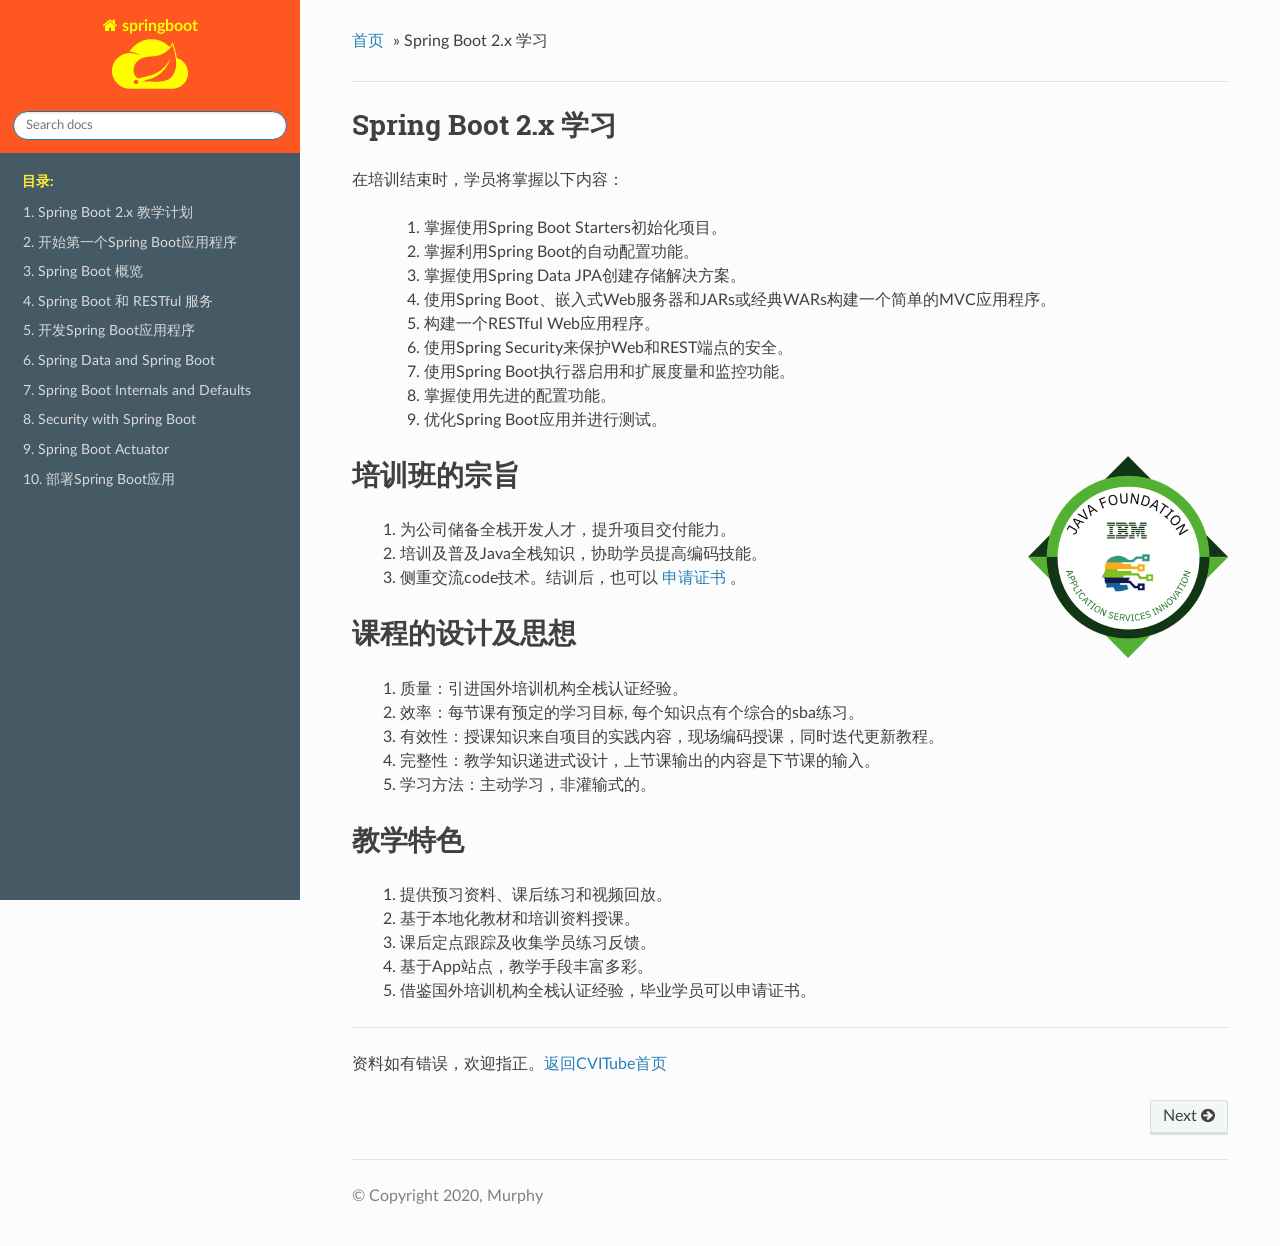
<file: docs/index.html>
<!DOCTYPE html>
<!--[if IE 8]><html class="no-js lt-ie9" lang="en" > <![endif]-->
<!--[if gt IE 8]><!--> <html class="no-js" lang="en" > <!--<![endif]-->
<head>
  <meta charset="utf-8">
  
  <meta name="viewport" content="width=device-width, initial-scale=1.0">
  
  <title>Spring Boot 2.x 学习</title>
  

  
  
    <link rel="shortcut icon" href="_static/favicon.ico"/>
  
  
  

  
  <script type="text/javascript" src="_static/js/modernizr.min.js"></script>
  
    
      <script type="text/javascript" id="documentation_options" data-url_root="./" src="_static/documentation_options.js"></script>
        <script src="_static/jquery.js"></script>
        <script src="_static/underscore.js"></script>
        <script src="_static/doctools.js"></script>
        <script src="_static/language_data.js"></script>
    
    <script type="text/javascript" src="_static/js/theme.js"></script>

    

  
  <link rel="stylesheet" href="_static/css/theme.css" type="text/css" />
  <link rel="stylesheet" href="_static/pygments.css" type="text/css" />
  <link rel="stylesheet" href="_static/css/custom.css" type="text/css" />
    <link rel="index" title="Index" href="genindex.html" />
    <link rel="search" title="Search" href="search.html" />
    <link rel="next" title="1. Spring Boot 2.x 教学计划" href="pages/plan.html" /> 
</head>

<body class="wy-body-for-nav">

   
  <div class="wy-grid-for-nav">
    
    <nav data-toggle="wy-nav-shift" class="wy-nav-side">
      <div class="wy-side-scroll">
        <div class="wy-side-nav-search" >
          

          
            <a href="#" class="icon icon-home"> springboot
          

          
            
            <img src="_static/icon-Spring-Cloud.svg" class="logo" alt="Logo"/>
          
          </a>

          
            
            
          

          
<div role="search">
  <form id="rtd-search-form" class="wy-form" action="search.html" method="get">
    <input type="text" name="q" placeholder="Search docs" />
    <input type="hidden" name="check_keywords" value="yes" />
    <input type="hidden" name="area" value="default" />
  </form>
</div>

          
        </div>

        <div class="wy-menu wy-menu-vertical" data-spy="affix" role="navigation" aria-label="main navigation">
          
            
            
              
            
            
              <p class="caption"><span class="caption-text">目录:</span></p>
<ul>
<li class="toctree-l1"><a class="reference internal" href="pages/plan.html">1. Spring Boot 2.x 教学计划</a></li>
<li class="toctree-l1"><a class="reference internal" href="pages/first.html">2. 开始第一个Spring Boot应用程序</a></li>
<li class="toctree-l1"><a class="reference internal" href="pages/di.html">3. Spring Boot 概览</a></li>
<li class="toctree-l1"><a class="reference internal" href="pages/restful.html">4. Spring Boot 和 RESTful 服务</a></li>
<li class="toctree-l1"><a class="reference internal" href="pages/mvc.html">5. 开发Spring Boot应用程序</a></li>
<li class="toctree-l1"><a class="reference internal" href="pages/springdata.html">6. Spring Data and Spring Boot</a></li>
<li class="toctree-l1"><a class="reference internal" href="pages/internal.html">7. Spring Boot Internals and Defaults</a></li>
<li class="toctree-l1"><a class="reference internal" href="pages/security.html">8. Security with Spring Boot</a></li>
<li class="toctree-l1"><a class="reference internal" href="pages/actuator.html">9. Spring Boot Actuator</a></li>
<li class="toctree-l1"><a class="reference internal" href="pages/deploy.html">10. 部署Spring Boot应用</a></li>
</ul>

            
          
        </div>
      </div>
    </nav>

    <section data-toggle="wy-nav-shift" class="wy-nav-content-wrap">

      
      <nav class="wy-nav-top" aria-label="top navigation">
        
          <i data-toggle="wy-nav-top" class="fa fa-bars"></i>
          <a href="#">springboot</a>
        
      </nav>


      <div class="wy-nav-content">
        
        <div class="rst-content">
        
          















<div role="navigation" aria-label="breadcrumbs navigation">

  <ul class="wy-breadcrumbs">
    
      <li><a href="#">首页</a> &raquo;</li>
        
      <li>Spring Boot 2.x 学习</li>
    
    
      <li class="wy-breadcrumbs-aside">
        
            
        
      </li>
    
  </ul>

  
  <hr/>
</div>
          <div role="main" class="document" itemscope="itemscope" itemtype="http://schema.org/Article">
           <div itemprop="articleBody">
            
  <div class="section" id="spring-boot-2-x">
<h1>Spring Boot 2.x 学习<a class="headerlink" href="#spring-boot-2-x" title="Permalink to this headline">¶</a></h1>
<p>在培训结束时，学员将掌握以下内容：</p>
<blockquote>
<div><blockquote>
<div><ol class="arabic simple">
<li><p>掌握使用Spring Boot Starters初始化项目。</p></li>
<li><p>掌握利用Spring Boot的自动配置功能。</p></li>
<li><p>掌握使用Spring Data JPA创建存储解决方案。</p></li>
<li><p>使用Spring Boot、嵌入式Web服务器和JARs或经典WARs构建一个简单的MVC应用程序。</p></li>
<li><p>构建一个RESTful Web应用程序。</p></li>
<li><p>使用Spring Security来保护Web和REST端点的安全。</p></li>
<li><p>使用Spring Boot执行器启用和扩展度量和监控功能。</p></li>
<li><p>掌握使用先进的配置功能。</p></li>
<li><p>优化Spring Boot应用并进行测试。</p></li>
</ol>
</div></blockquote>
<a class="reference external image-reference" href="https://pages.github.ibm.com/fsd-training/cvitube/badge"><img alt="Java Foundation Badge" class="align-right" src="_images/java-foundation.png" style="width: 200px;" /></a>
</div></blockquote>
</div>
<div class="section" id="id1">
<h1>培训班的宗旨<a class="headerlink" href="#id1" title="Permalink to this headline">¶</a></h1>
<blockquote>
<div><ol class="arabic simple">
<li><p>为公司储备全栈开发人才，提升项目交付能力。</p></li>
<li><p>培训及普及Java全栈知识，协助学员提高编码技能。</p></li>
<li><p>侧重交流code技术。结训后，也可以 <a class="reference external" href="https://pages.github.ibm.com/fsd-training/cvitube/badge">申请证书</a> 。</p></li>
</ol>
</div></blockquote>
</div>
<div class="section" id="id3">
<h1>课程的设计及思想<a class="headerlink" href="#id3" title="Permalink to this headline">¶</a></h1>
<blockquote>
<div><ol class="arabic simple">
<li><p>质量：引进国外培训机构全栈认证经验。</p></li>
<li><p>效率：每节课有预定的学习目标, 每个知识点有个综合的sba练习。</p></li>
<li><p>有效性：授课知识来自项目的实践内容，现场编码授课，同时迭代更新教程。</p></li>
<li><p>完整性：教学知识递进式设计，上节课输出的内容是下节课的输入。</p></li>
<li><p>学习方法：主动学习，非灌输式的。</p></li>
</ol>
</div></blockquote>
</div>
<div class="section" id="id4">
<h1>教学特色<a class="headerlink" href="#id4" title="Permalink to this headline">¶</a></h1>
<blockquote>
<div><ol class="arabic simple">
<li><p>提供预习资料、课后练习和视频回放。</p></li>
<li><p>基于本地化教材和培训资料授课。</p></li>
<li><p>课后定点跟踪及收集学员练习反馈。</p></li>
<li><p>基于App站点，教学手段丰富多彩。</p></li>
<li><p>借鉴国外培训机构全栈认证经验，毕业学员可以申请证书。</p></li>
</ol>
</div></blockquote>
<hr class="docutils" />
<p>资料如有错误，欢迎指正。<a class="reference external" href="https://pages.github.ibm.com/fsd-training/cvitube/course">返回CVITube首页</a></p>
<div class="toctree-wrapper compound">
</div>
</div>


           </div>
           
          </div>
          <footer>
  
    <div class="rst-footer-buttons" role="navigation" aria-label="footer navigation">
      
        <a href="pages/plan.html" class="btn btn-neutral float-right" title="1. Spring Boot 2.x 教学计划" accesskey="n" rel="next">Next <span class="fa fa-arrow-circle-right"></span></a>
      
      
    </div>
  

  <hr/>

  <div role="contentinfo">
    <p>
        &copy; Copyright 2020, Murphy

    </p>
  </div> 

</footer>

        </div>
      </div>

    </section>

  </div>
  


  <script type="text/javascript">
      jQuery(function () {
          SphinxRtdTheme.Navigation.enable(true);
      });
  </script>

  
  
    
   

</body>
</html>
</file>
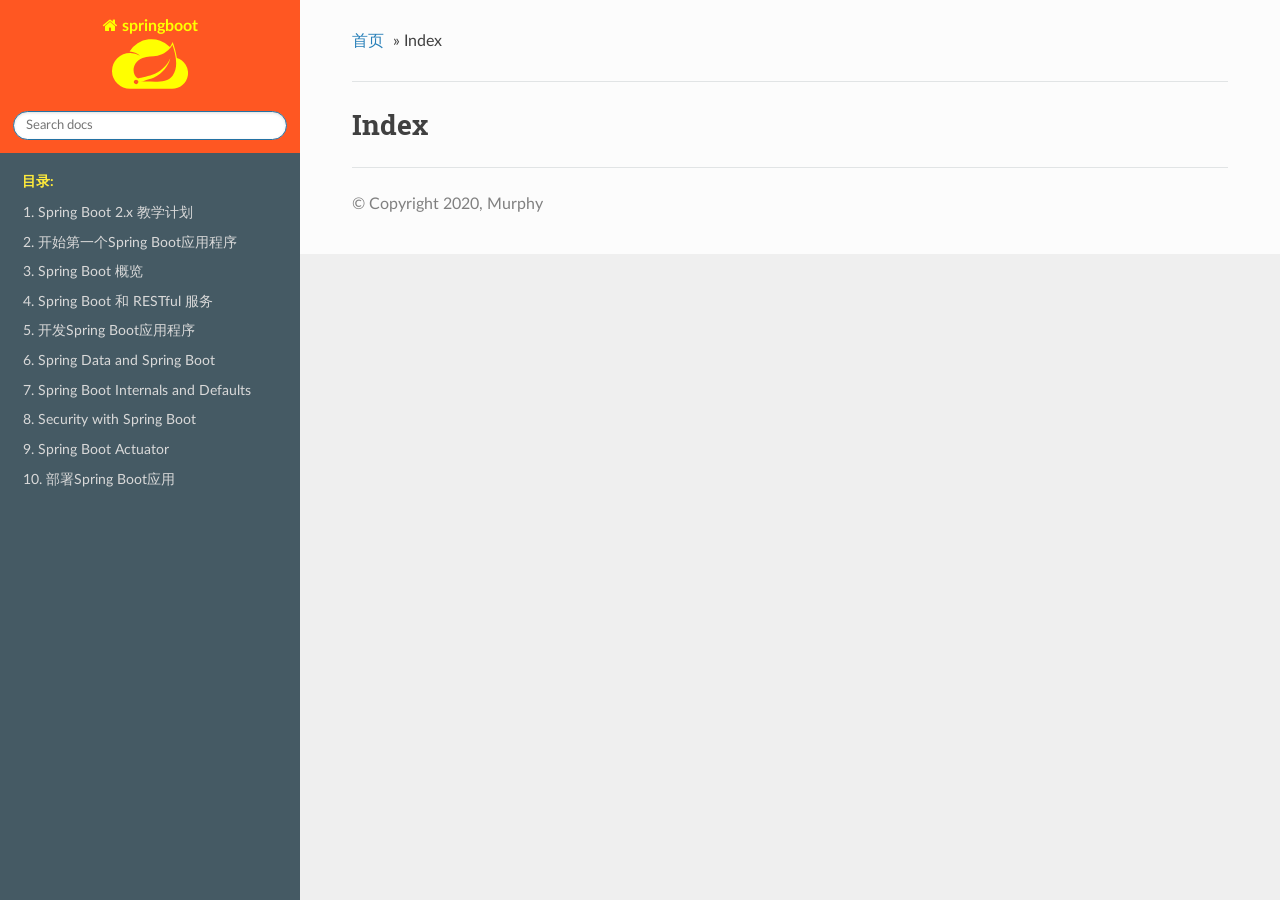
<file: docs/genindex.html>
<!DOCTYPE html>
<!--[if IE 8]><html class="no-js lt-ie9" lang="en" > <![endif]-->
<!--[if gt IE 8]><!--> <html class="no-js" lang="en" > <!--<![endif]-->
<head>
  <meta charset="utf-8">
  
  <meta name="viewport" content="width=device-width, initial-scale=1.0">
  
  <title>Index</title>
  

  
  
    <link rel="shortcut icon" href="_static/favicon.ico"/>
  
  
  

  
  <script type="text/javascript" src="_static/js/modernizr.min.js"></script>
  
    
      <script type="text/javascript" id="documentation_options" data-url_root="./" src="_static/documentation_options.js"></script>
        <script src="_static/jquery.js"></script>
        <script src="_static/underscore.js"></script>
        <script src="_static/doctools.js"></script>
        <script src="_static/language_data.js"></script>
    
    <script type="text/javascript" src="_static/js/theme.js"></script>

    

  
  <link rel="stylesheet" href="_static/css/theme.css" type="text/css" />
  <link rel="stylesheet" href="_static/pygments.css" type="text/css" />
  <link rel="stylesheet" href="_static/css/custom.css" type="text/css" />
    <link rel="index" title="Index" href="#" />
    <link rel="search" title="Search" href="search.html" /> 
</head>

<body class="wy-body-for-nav">

   
  <div class="wy-grid-for-nav">
    
    <nav data-toggle="wy-nav-shift" class="wy-nav-side">
      <div class="wy-side-scroll">
        <div class="wy-side-nav-search" >
          

          
            <a href="index.html" class="icon icon-home"> springboot
          

          
            
            <img src="_static/icon-Spring-Cloud.svg" class="logo" alt="Logo"/>
          
          </a>

          
            
            
          

          
<div role="search">
  <form id="rtd-search-form" class="wy-form" action="search.html" method="get">
    <input type="text" name="q" placeholder="Search docs" />
    <input type="hidden" name="check_keywords" value="yes" />
    <input type="hidden" name="area" value="default" />
  </form>
</div>

          
        </div>

        <div class="wy-menu wy-menu-vertical" data-spy="affix" role="navigation" aria-label="main navigation">
          
            
            
              
            
            
              <p class="caption"><span class="caption-text">目录:</span></p>
<ul>
<li class="toctree-l1"><a class="reference internal" href="pages/plan.html">1. Spring Boot 2.x 教学计划</a></li>
<li class="toctree-l1"><a class="reference internal" href="pages/first.html">2. 开始第一个Spring Boot应用程序</a></li>
<li class="toctree-l1"><a class="reference internal" href="pages/di.html">3. Spring Boot 概览</a></li>
<li class="toctree-l1"><a class="reference internal" href="pages/restful.html">4. Spring Boot 和 RESTful 服务</a></li>
<li class="toctree-l1"><a class="reference internal" href="pages/mvc.html">5. 开发Spring Boot应用程序</a></li>
<li class="toctree-l1"><a class="reference internal" href="pages/springdata.html">6. Spring Data and Spring Boot</a></li>
<li class="toctree-l1"><a class="reference internal" href="pages/internal.html">7. Spring Boot Internals and Defaults</a></li>
<li class="toctree-l1"><a class="reference internal" href="pages/security.html">8. Security with Spring Boot</a></li>
<li class="toctree-l1"><a class="reference internal" href="pages/actuator.html">9. Spring Boot Actuator</a></li>
<li class="toctree-l1"><a class="reference internal" href="pages/deploy.html">10. 部署Spring Boot应用</a></li>
</ul>

            
          
        </div>
      </div>
    </nav>

    <section data-toggle="wy-nav-shift" class="wy-nav-content-wrap">

      
      <nav class="wy-nav-top" aria-label="top navigation">
        
          <i data-toggle="wy-nav-top" class="fa fa-bars"></i>
          <a href="index.html">springboot</a>
        
      </nav>


      <div class="wy-nav-content">
        
        <div class="rst-content">
        
          















<div role="navigation" aria-label="breadcrumbs navigation">

  <ul class="wy-breadcrumbs">
    
      <li><a href="index.html">首页</a> &raquo;</li>
        
      <li>Index</li>
    
    
      <li class="wy-breadcrumbs-aside">
        
            
        
      </li>
    
  </ul>

  
  <hr/>
</div>
          <div role="main" class="document" itemscope="itemscope" itemtype="http://schema.org/Article">
           <div itemprop="articleBody">
            

<h1 id="index">Index</h1>

<div class="genindex-jumpbox">
 
</div>


           </div>
           
          </div>
          <footer>
  

  <hr/>

  <div role="contentinfo">
    <p>
        &copy; Copyright 2020, Murphy

    </p>
  </div> 

</footer>

        </div>
      </div>

    </section>

  </div>
  


  <script type="text/javascript">
      jQuery(function () {
          SphinxRtdTheme.Navigation.enable(true);
      });
  </script>

  
  
    
   

</body>
</html>
</file>
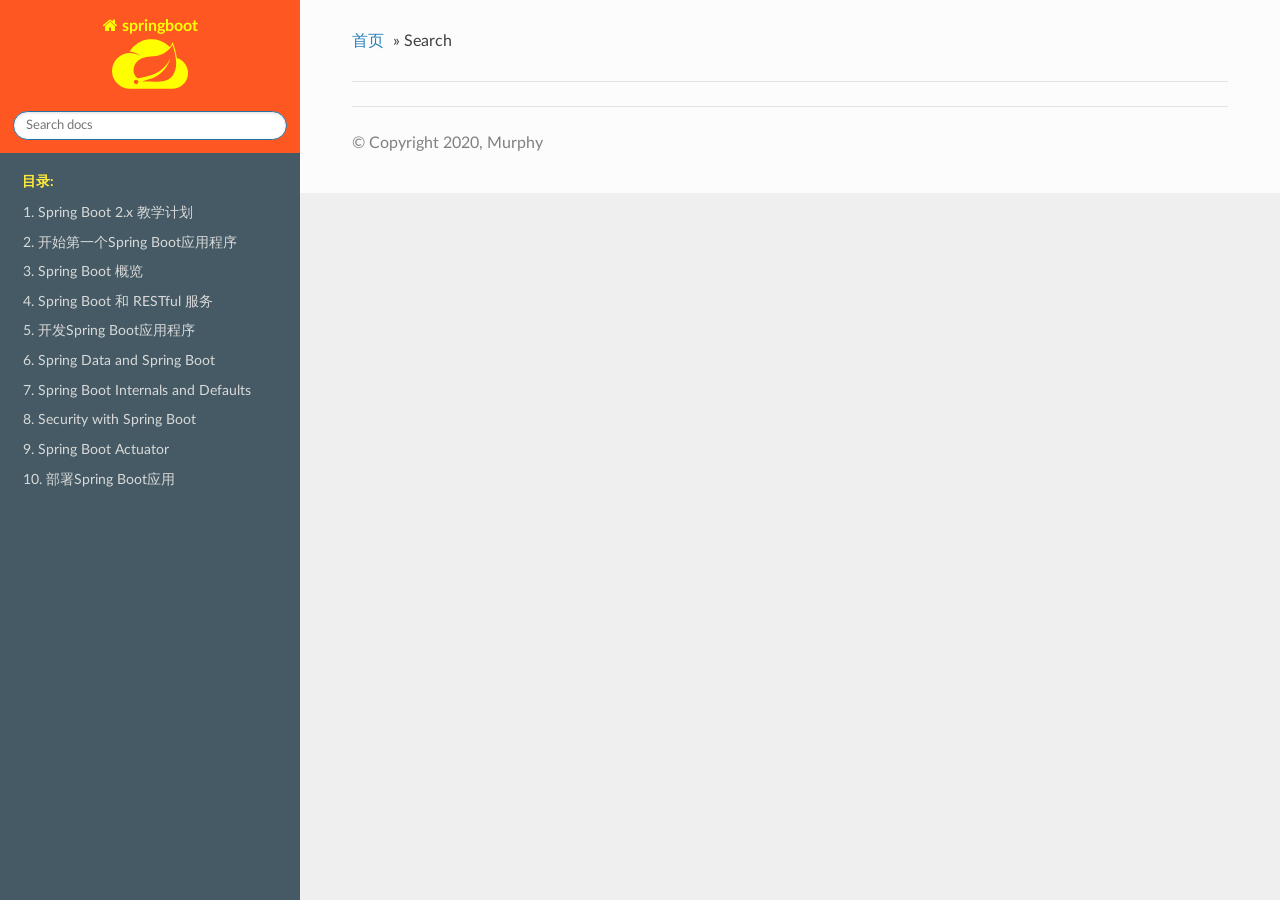
<file: docs/search.html>
<!DOCTYPE html>
<!--[if IE 8]><html class="no-js lt-ie9" lang="en" > <![endif]-->
<!--[if gt IE 8]><!--> <html class="no-js" lang="en" > <!--<![endif]-->
<head>
  <meta charset="utf-8">
  
  <meta name="viewport" content="width=device-width, initial-scale=1.0">
  
  <title>Search</title>
  

  
  
    <link rel="shortcut icon" href="_static/favicon.ico"/>
  
  
  

  
  <script type="text/javascript" src="_static/js/modernizr.min.js"></script>
  
    
      <script type="text/javascript" id="documentation_options" data-url_root="./" src="_static/documentation_options.js"></script>
        <script src="_static/jquery.js"></script>
        <script src="_static/underscore.js"></script>
        <script src="_static/doctools.js"></script>
        <script src="_static/language_data.js"></script>
        <script src="_static/searchtools.js"></script>
    
    <script type="text/javascript" src="_static/js/theme.js"></script>

    

  
  <link rel="stylesheet" href="_static/css/theme.css" type="text/css" />
  <link rel="stylesheet" href="_static/pygments.css" type="text/css" />
  <link rel="stylesheet" href="_static/css/custom.css" type="text/css" />
    <link rel="index" title="Index" href="genindex.html" />
    <link rel="search" title="Search" href="#" /> 
</head>

<body class="wy-body-for-nav">

   
  <div class="wy-grid-for-nav">
    
    <nav data-toggle="wy-nav-shift" class="wy-nav-side">
      <div class="wy-side-scroll">
        <div class="wy-side-nav-search" >
          

          
            <a href="index.html" class="icon icon-home"> springboot
          

          
            
            <img src="_static/icon-Spring-Cloud.svg" class="logo" alt="Logo"/>
          
          </a>

          
            
            
          

          
<div role="search">
  <form id="rtd-search-form" class="wy-form" action="#" method="get">
    <input type="text" name="q" placeholder="Search docs" />
    <input type="hidden" name="check_keywords" value="yes" />
    <input type="hidden" name="area" value="default" />
  </form>
</div>

          
        </div>

        <div class="wy-menu wy-menu-vertical" data-spy="affix" role="navigation" aria-label="main navigation">
          
            
            
              
            
            
              <p class="caption"><span class="caption-text">目录:</span></p>
<ul>
<li class="toctree-l1"><a class="reference internal" href="pages/plan.html">1. Spring Boot 2.x 教学计划</a></li>
<li class="toctree-l1"><a class="reference internal" href="pages/first.html">2. 开始第一个Spring Boot应用程序</a></li>
<li class="toctree-l1"><a class="reference internal" href="pages/di.html">3. Spring Boot 概览</a></li>
<li class="toctree-l1"><a class="reference internal" href="pages/restful.html">4. Spring Boot 和 RESTful 服务</a></li>
<li class="toctree-l1"><a class="reference internal" href="pages/mvc.html">5. 开发Spring Boot应用程序</a></li>
<li class="toctree-l1"><a class="reference internal" href="pages/springdata.html">6. Spring Data and Spring Boot</a></li>
<li class="toctree-l1"><a class="reference internal" href="pages/internal.html">7. Spring Boot Internals and Defaults</a></li>
<li class="toctree-l1"><a class="reference internal" href="pages/security.html">8. Security with Spring Boot</a></li>
<li class="toctree-l1"><a class="reference internal" href="pages/actuator.html">9. Spring Boot Actuator</a></li>
<li class="toctree-l1"><a class="reference internal" href="pages/deploy.html">10. 部署Spring Boot应用</a></li>
</ul>

            
          
        </div>
      </div>
    </nav>

    <section data-toggle="wy-nav-shift" class="wy-nav-content-wrap">

      
      <nav class="wy-nav-top" aria-label="top navigation">
        
          <i data-toggle="wy-nav-top" class="fa fa-bars"></i>
          <a href="index.html">springboot</a>
        
      </nav>


      <div class="wy-nav-content">
        
        <div class="rst-content">
        
          















<div role="navigation" aria-label="breadcrumbs navigation">

  <ul class="wy-breadcrumbs">
    
      <li><a href="index.html">首页</a> &raquo;</li>
        
      <li>Search</li>
    
    
      <li class="wy-breadcrumbs-aside">
        
            
        
      </li>
    
  </ul>

  
  <hr/>
</div>
          <div role="main" class="document" itemscope="itemscope" itemtype="http://schema.org/Article">
           <div itemprop="articleBody">
            
  <noscript>
  <div id="fallback" class="admonition warning">
    <p class="last">
      Please activate JavaScript to enable the search
      functionality.
    </p>
  </div>
  </noscript>

  
  <div id="search-results">
  
  </div>

           </div>
           
          </div>
          <footer>
  

  <hr/>

  <div role="contentinfo">
    <p>
        &copy; Copyright 2020, Murphy

    </p>
  </div> 

</footer>

        </div>
      </div>

    </section>

  </div>
  


  <script type="text/javascript">
      jQuery(function () {
          SphinxRtdTheme.Navigation.enable(true);
      });
  </script>

  
  
    
  
  <script type="text/javascript">
    jQuery(function() { Search.loadIndex("searchindex.js"); });
  </script>
  
  <script type="text/javascript" id="searchindexloader"></script>
   


</body>
</html>
</file>
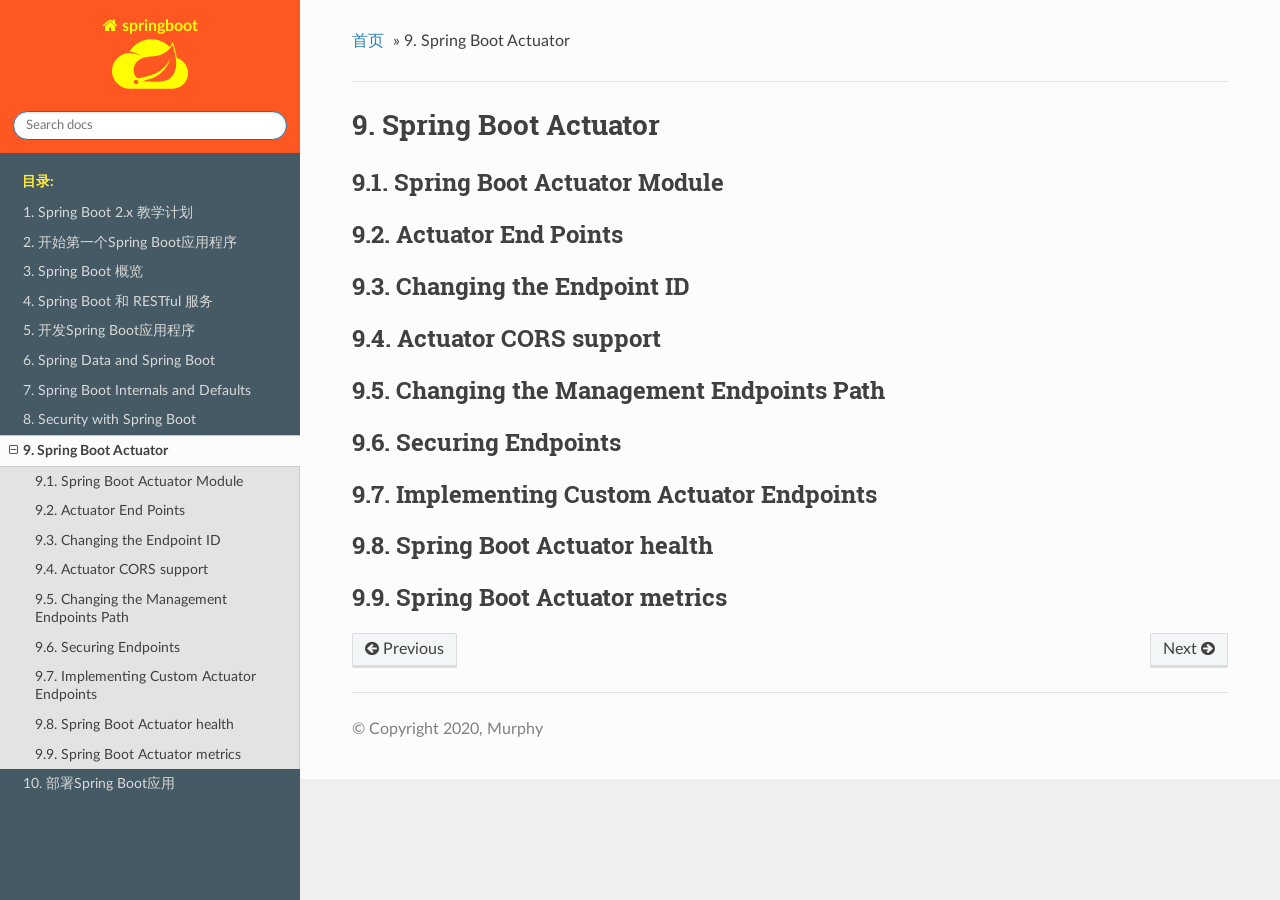
<file: docs/pages/actuator.html>
<!DOCTYPE html>
<!--[if IE 8]><html class="no-js lt-ie9" lang="en" > <![endif]-->
<!--[if gt IE 8]><!--> <html class="no-js" lang="en" > <!--<![endif]-->
<head>
  <meta charset="utf-8">
  
  <meta name="viewport" content="width=device-width, initial-scale=1.0">
  
  <title>9. Spring Boot Actuator</title>
  

  
  
    <link rel="shortcut icon" href="../_static/favicon.ico"/>
  
  
  

  
  <script type="text/javascript" src="../_static/js/modernizr.min.js"></script>
  
    
      <script type="text/javascript" id="documentation_options" data-url_root="../" src="../_static/documentation_options.js"></script>
        <script src="../_static/jquery.js"></script>
        <script src="../_static/underscore.js"></script>
        <script src="../_static/doctools.js"></script>
        <script src="../_static/language_data.js"></script>
    
    <script type="text/javascript" src="../_static/js/theme.js"></script>

    

  
  <link rel="stylesheet" href="../_static/css/theme.css" type="text/css" />
  <link rel="stylesheet" href="../_static/pygments.css" type="text/css" />
  <link rel="stylesheet" href="../_static/css/custom.css" type="text/css" />
    <link rel="index" title="Index" href="../genindex.html" />
    <link rel="search" title="Search" href="../search.html" />
    <link rel="next" title="10. 部署Spring Boot应用" href="deploy.html" />
    <link rel="prev" title="8. Security with Spring Boot" href="security.html" /> 
</head>

<body class="wy-body-for-nav">

   
  <div class="wy-grid-for-nav">
    
    <nav data-toggle="wy-nav-shift" class="wy-nav-side">
      <div class="wy-side-scroll">
        <div class="wy-side-nav-search" >
          

          
            <a href="../index.html" class="icon icon-home"> springboot
          

          
            
            <img src="../_static/icon-Spring-Cloud.svg" class="logo" alt="Logo"/>
          
          </a>

          
            
            
          

          
<div role="search">
  <form id="rtd-search-form" class="wy-form" action="../search.html" method="get">
    <input type="text" name="q" placeholder="Search docs" />
    <input type="hidden" name="check_keywords" value="yes" />
    <input type="hidden" name="area" value="default" />
  </form>
</div>

          
        </div>

        <div class="wy-menu wy-menu-vertical" data-spy="affix" role="navigation" aria-label="main navigation">
          
            
            
              
            
            
              <p class="caption"><span class="caption-text">目录:</span></p>
<ul class="current">
<li class="toctree-l1"><a class="reference internal" href="plan.html">1. Spring Boot 2.x 教学计划</a></li>
<li class="toctree-l1"><a class="reference internal" href="first.html">2. 开始第一个Spring Boot应用程序</a></li>
<li class="toctree-l1"><a class="reference internal" href="di.html">3. Spring Boot 概览</a></li>
<li class="toctree-l1"><a class="reference internal" href="restful.html">4. Spring Boot 和 RESTful 服务</a></li>
<li class="toctree-l1"><a class="reference internal" href="mvc.html">5. 开发Spring Boot应用程序</a></li>
<li class="toctree-l1"><a class="reference internal" href="springdata.html">6. Spring Data and Spring Boot</a></li>
<li class="toctree-l1"><a class="reference internal" href="internal.html">7. Spring Boot Internals and Defaults</a></li>
<li class="toctree-l1"><a class="reference internal" href="security.html">8. Security with Spring Boot</a></li>
<li class="toctree-l1 current"><a class="current reference internal" href="#">9. Spring Boot Actuator</a><ul>
<li class="toctree-l2"><a class="reference internal" href="#spring-boot-actuator-module">9.1. Spring Boot Actuator Module</a></li>
<li class="toctree-l2"><a class="reference internal" href="#actuator-end-points">9.2. Actuator End Points</a></li>
<li class="toctree-l2"><a class="reference internal" href="#changing-the-endpoint-id">9.3. Changing the Endpoint ID</a></li>
<li class="toctree-l2"><a class="reference internal" href="#actuator-cors-support">9.4. Actuator CORS support</a></li>
<li class="toctree-l2"><a class="reference internal" href="#changing-the-management-endpoints-path">9.5. Changing the Management Endpoints Path</a></li>
<li class="toctree-l2"><a class="reference internal" href="#securing-endpoints">9.6. Securing Endpoints</a></li>
<li class="toctree-l2"><a class="reference internal" href="#implementing-custom-actuator-endpoints">9.7. Implementing Custom Actuator Endpoints</a></li>
<li class="toctree-l2"><a class="reference internal" href="#spring-boot-actuator-health">9.8. Spring Boot Actuator health</a></li>
<li class="toctree-l2"><a class="reference internal" href="#spring-boot-actuator-metrics">9.9. Spring Boot Actuator metrics</a></li>
</ul>
</li>
<li class="toctree-l1"><a class="reference internal" href="deploy.html">10. 部署Spring Boot应用</a></li>
</ul>

            
          
        </div>
      </div>
    </nav>

    <section data-toggle="wy-nav-shift" class="wy-nav-content-wrap">

      
      <nav class="wy-nav-top" aria-label="top navigation">
        
          <i data-toggle="wy-nav-top" class="fa fa-bars"></i>
          <a href="../index.html">springboot</a>
        
      </nav>


      <div class="wy-nav-content">
        
        <div class="rst-content">
        
          















<div role="navigation" aria-label="breadcrumbs navigation">

  <ul class="wy-breadcrumbs">
    
      <li><a href="../index.html">首页</a> &raquo;</li>
        
      <li><span class="section-number">9. </span>Spring Boot Actuator</li>
    
    
      <li class="wy-breadcrumbs-aside">
        
            
        
      </li>
    
  </ul>

  
  <hr/>
</div>
          <div role="main" class="document" itemscope="itemscope" itemtype="http://schema.org/Article">
           <div itemprop="articleBody">
            
  <div class="section" id="spring-boot-actuator">
<h1><span class="section-number">9. </span>Spring Boot Actuator<a class="headerlink" href="#spring-boot-actuator" title="Permalink to this headline">¶</a></h1>
<div class="section" id="spring-boot-actuator-module">
<h2><span class="section-number">9.1. </span>Spring Boot Actuator Module<a class="headerlink" href="#spring-boot-actuator-module" title="Permalink to this headline">¶</a></h2>
</div>
<div class="section" id="actuator-end-points">
<h2><span class="section-number">9.2. </span>Actuator End Points<a class="headerlink" href="#actuator-end-points" title="Permalink to this headline">¶</a></h2>
</div>
<div class="section" id="changing-the-endpoint-id">
<h2><span class="section-number">9.3. </span>Changing the Endpoint ID<a class="headerlink" href="#changing-the-endpoint-id" title="Permalink to this headline">¶</a></h2>
</div>
<div class="section" id="actuator-cors-support">
<h2><span class="section-number">9.4. </span>Actuator CORS support<a class="headerlink" href="#actuator-cors-support" title="Permalink to this headline">¶</a></h2>
</div>
<div class="section" id="changing-the-management-endpoints-path">
<h2><span class="section-number">9.5. </span>Changing the Management Endpoints Path<a class="headerlink" href="#changing-the-management-endpoints-path" title="Permalink to this headline">¶</a></h2>
</div>
<div class="section" id="securing-endpoints">
<h2><span class="section-number">9.6. </span>Securing Endpoints<a class="headerlink" href="#securing-endpoints" title="Permalink to this headline">¶</a></h2>
</div>
<div class="section" id="implementing-custom-actuator-endpoints">
<h2><span class="section-number">9.7. </span>Implementing Custom Actuator Endpoints<a class="headerlink" href="#implementing-custom-actuator-endpoints" title="Permalink to this headline">¶</a></h2>
</div>
<div class="section" id="spring-boot-actuator-health">
<h2><span class="section-number">9.8. </span>Spring Boot Actuator health<a class="headerlink" href="#spring-boot-actuator-health" title="Permalink to this headline">¶</a></h2>
</div>
<div class="section" id="spring-boot-actuator-metrics">
<h2><span class="section-number">9.9. </span>Spring Boot Actuator metrics<a class="headerlink" href="#spring-boot-actuator-metrics" title="Permalink to this headline">¶</a></h2>
</div>
</div>


           </div>
           
          </div>
          <footer>
  
    <div class="rst-footer-buttons" role="navigation" aria-label="footer navigation">
      
        <a href="deploy.html" class="btn btn-neutral float-right" title="10. 部署Spring Boot应用" accesskey="n" rel="next">Next <span class="fa fa-arrow-circle-right"></span></a>
      
      
        <a href="security.html" class="btn btn-neutral float-left" title="8. Security with Spring Boot" accesskey="p" rel="prev"><span class="fa fa-arrow-circle-left"></span> Previous</a>
      
    </div>
  

  <hr/>

  <div role="contentinfo">
    <p>
        &copy; Copyright 2020, Murphy

    </p>
  </div> 

</footer>

        </div>
      </div>

    </section>

  </div>
  


  <script type="text/javascript">
      jQuery(function () {
          SphinxRtdTheme.Navigation.enable(true);
      });
  </script>

  
  
    
   

</body>
</html>
</file>
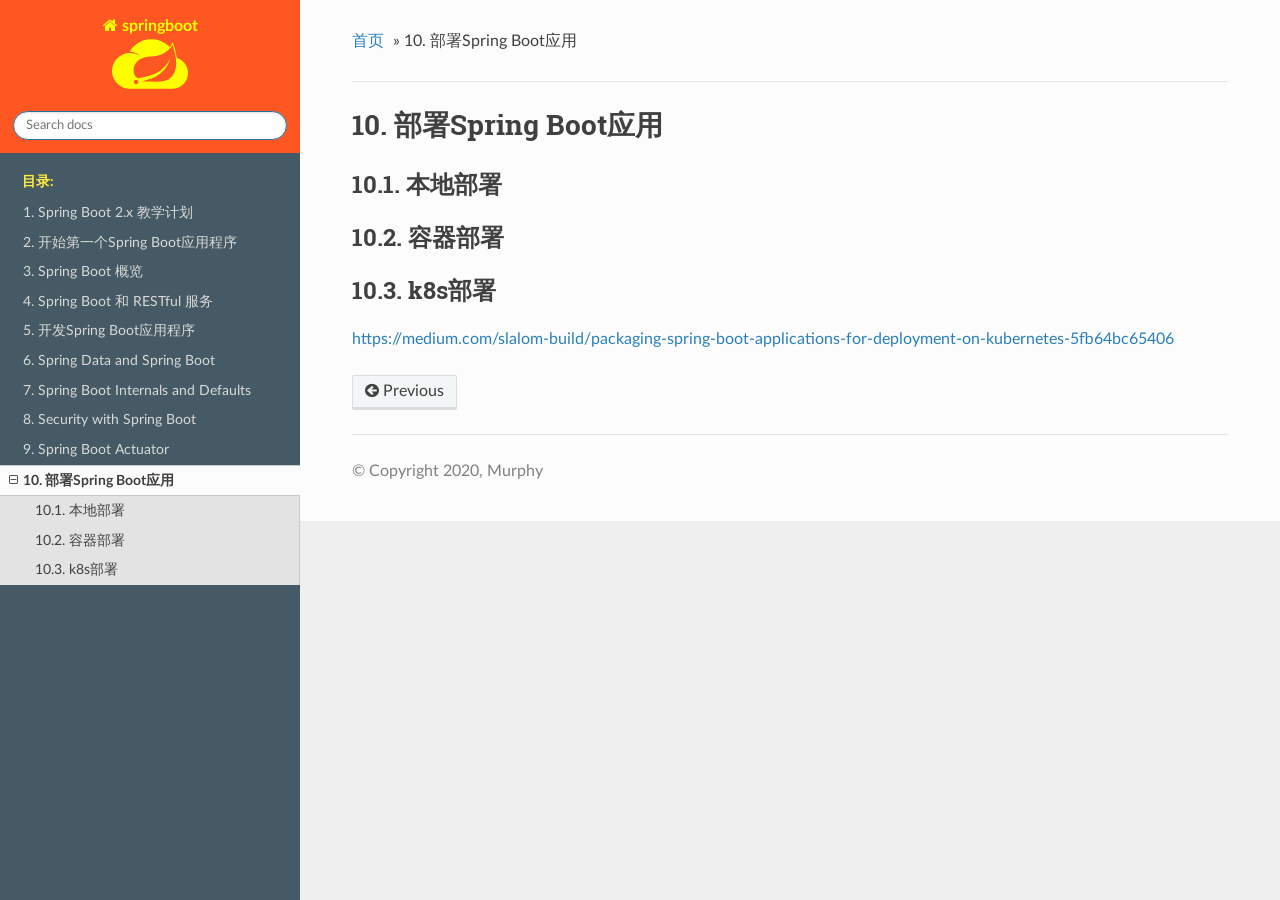
<file: docs/pages/deploy.html>
<!DOCTYPE html>
<!--[if IE 8]><html class="no-js lt-ie9" lang="en" > <![endif]-->
<!--[if gt IE 8]><!--> <html class="no-js" lang="en" > <!--<![endif]-->
<head>
  <meta charset="utf-8">
  
  <meta name="viewport" content="width=device-width, initial-scale=1.0">
  
  <title>10. 部署Spring Boot应用</title>
  

  
  
    <link rel="shortcut icon" href="../_static/favicon.ico"/>
  
  
  

  
  <script type="text/javascript" src="../_static/js/modernizr.min.js"></script>
  
    
      <script type="text/javascript" id="documentation_options" data-url_root="../" src="../_static/documentation_options.js"></script>
        <script src="../_static/jquery.js"></script>
        <script src="../_static/underscore.js"></script>
        <script src="../_static/doctools.js"></script>
        <script src="../_static/language_data.js"></script>
    
    <script type="text/javascript" src="../_static/js/theme.js"></script>

    

  
  <link rel="stylesheet" href="../_static/css/theme.css" type="text/css" />
  <link rel="stylesheet" href="../_static/pygments.css" type="text/css" />
  <link rel="stylesheet" href="../_static/css/custom.css" type="text/css" />
    <link rel="index" title="Index" href="../genindex.html" />
    <link rel="search" title="Search" href="../search.html" />
    <link rel="prev" title="9. Spring Boot Actuator" href="actuator.html" /> 
</head>

<body class="wy-body-for-nav">

   
  <div class="wy-grid-for-nav">
    
    <nav data-toggle="wy-nav-shift" class="wy-nav-side">
      <div class="wy-side-scroll">
        <div class="wy-side-nav-search" >
          

          
            <a href="../index.html" class="icon icon-home"> springboot
          

          
            
            <img src="../_static/icon-Spring-Cloud.svg" class="logo" alt="Logo"/>
          
          </a>

          
            
            
          

          
<div role="search">
  <form id="rtd-search-form" class="wy-form" action="../search.html" method="get">
    <input type="text" name="q" placeholder="Search docs" />
    <input type="hidden" name="check_keywords" value="yes" />
    <input type="hidden" name="area" value="default" />
  </form>
</div>

          
        </div>

        <div class="wy-menu wy-menu-vertical" data-spy="affix" role="navigation" aria-label="main navigation">
          
            
            
              
            
            
              <p class="caption"><span class="caption-text">目录:</span></p>
<ul class="current">
<li class="toctree-l1"><a class="reference internal" href="plan.html">1. Spring Boot 2.x 教学计划</a></li>
<li class="toctree-l1"><a class="reference internal" href="first.html">2. 开始第一个Spring Boot应用程序</a></li>
<li class="toctree-l1"><a class="reference internal" href="di.html">3. Spring Boot 概览</a></li>
<li class="toctree-l1"><a class="reference internal" href="restful.html">4. Spring Boot 和 RESTful 服务</a></li>
<li class="toctree-l1"><a class="reference internal" href="mvc.html">5. 开发Spring Boot应用程序</a></li>
<li class="toctree-l1"><a class="reference internal" href="springdata.html">6. Spring Data and Spring Boot</a></li>
<li class="toctree-l1"><a class="reference internal" href="internal.html">7. Spring Boot Internals and Defaults</a></li>
<li class="toctree-l1"><a class="reference internal" href="security.html">8. Security with Spring Boot</a></li>
<li class="toctree-l1"><a class="reference internal" href="actuator.html">9. Spring Boot Actuator</a></li>
<li class="toctree-l1 current"><a class="current reference internal" href="#">10. 部署Spring Boot应用</a><ul>
<li class="toctree-l2"><a class="reference internal" href="#id1">10.1. 本地部署</a></li>
<li class="toctree-l2"><a class="reference internal" href="#id2">10.2. 容器部署</a></li>
<li class="toctree-l2"><a class="reference internal" href="#k8s">10.3. k8s部署</a></li>
</ul>
</li>
</ul>

            
          
        </div>
      </div>
    </nav>

    <section data-toggle="wy-nav-shift" class="wy-nav-content-wrap">

      
      <nav class="wy-nav-top" aria-label="top navigation">
        
          <i data-toggle="wy-nav-top" class="fa fa-bars"></i>
          <a href="../index.html">springboot</a>
        
      </nav>


      <div class="wy-nav-content">
        
        <div class="rst-content">
        
          















<div role="navigation" aria-label="breadcrumbs navigation">

  <ul class="wy-breadcrumbs">
    
      <li><a href="../index.html">首页</a> &raquo;</li>
        
      <li><span class="section-number">10. </span>部署Spring Boot应用</li>
    
    
      <li class="wy-breadcrumbs-aside">
        
            
        
      </li>
    
  </ul>

  
  <hr/>
</div>
          <div role="main" class="document" itemscope="itemscope" itemtype="http://schema.org/Article">
           <div itemprop="articleBody">
            
  <div class="section" id="spring-boot">
<h1><span class="section-number">10. </span>部署Spring Boot应用<a class="headerlink" href="#spring-boot" title="Permalink to this headline">¶</a></h1>
<div class="section" id="id1">
<h2><span class="section-number">10.1. </span>本地部署<a class="headerlink" href="#id1" title="Permalink to this headline">¶</a></h2>
</div>
<div class="section" id="id2">
<h2><span class="section-number">10.2. </span>容器部署<a class="headerlink" href="#id2" title="Permalink to this headline">¶</a></h2>
</div>
<div class="section" id="k8s">
<h2><span class="section-number">10.3. </span>k8s部署<a class="headerlink" href="#k8s" title="Permalink to this headline">¶</a></h2>
<p><a class="reference external" href="https://medium.com/slalom-build/packaging-spring-boot-applications-for-deployment-on-kubernetes-5fb64bc65406">https://medium.com/slalom-build/packaging-spring-boot-applications-for-deployment-on-kubernetes-5fb64bc65406</a></p>
</div>
</div>


           </div>
           
          </div>
          <footer>
  
    <div class="rst-footer-buttons" role="navigation" aria-label="footer navigation">
      
      
        <a href="actuator.html" class="btn btn-neutral float-left" title="9. Spring Boot Actuator" accesskey="p" rel="prev"><span class="fa fa-arrow-circle-left"></span> Previous</a>
      
    </div>
  

  <hr/>

  <div role="contentinfo">
    <p>
        &copy; Copyright 2020, Murphy

    </p>
  </div> 

</footer>

        </div>
      </div>

    </section>

  </div>
  


  <script type="text/javascript">
      jQuery(function () {
          SphinxRtdTheme.Navigation.enable(true);
      });
  </script>

  
  
    
   

</body>
</html>
</file>
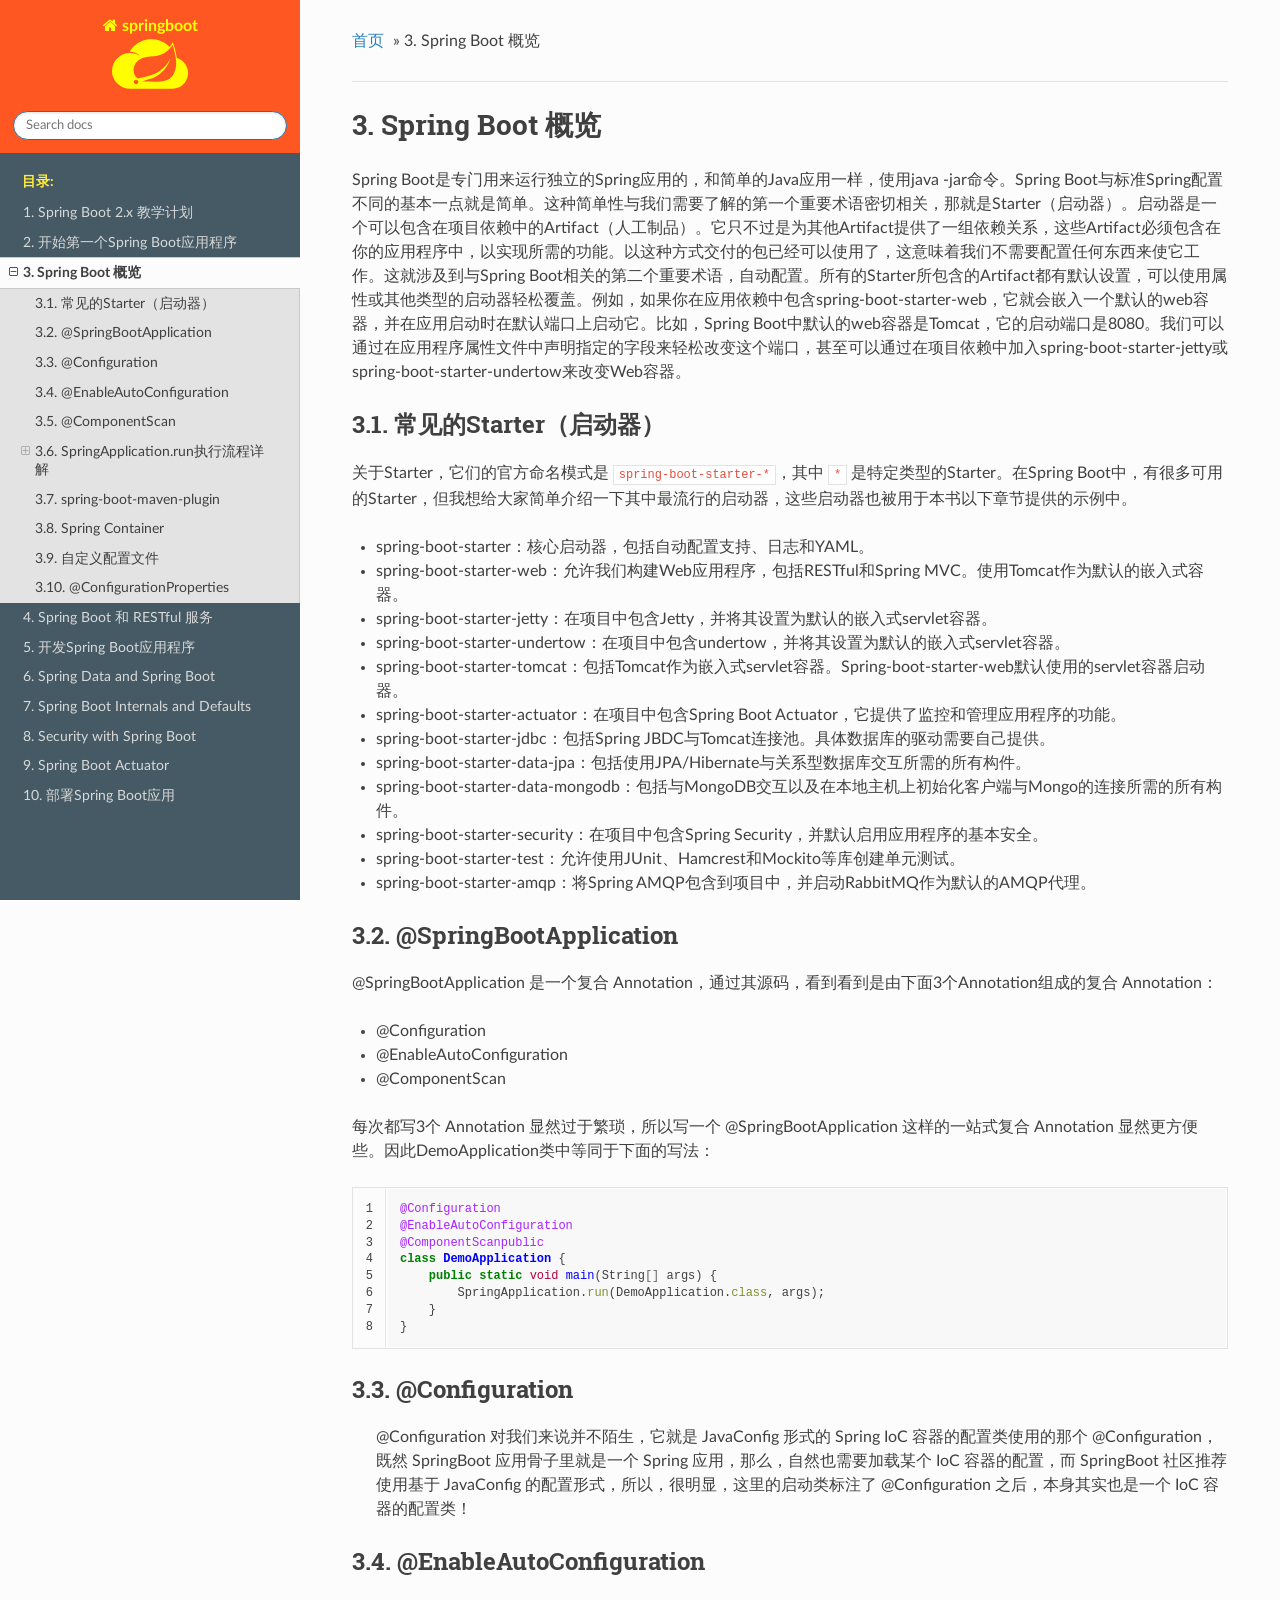
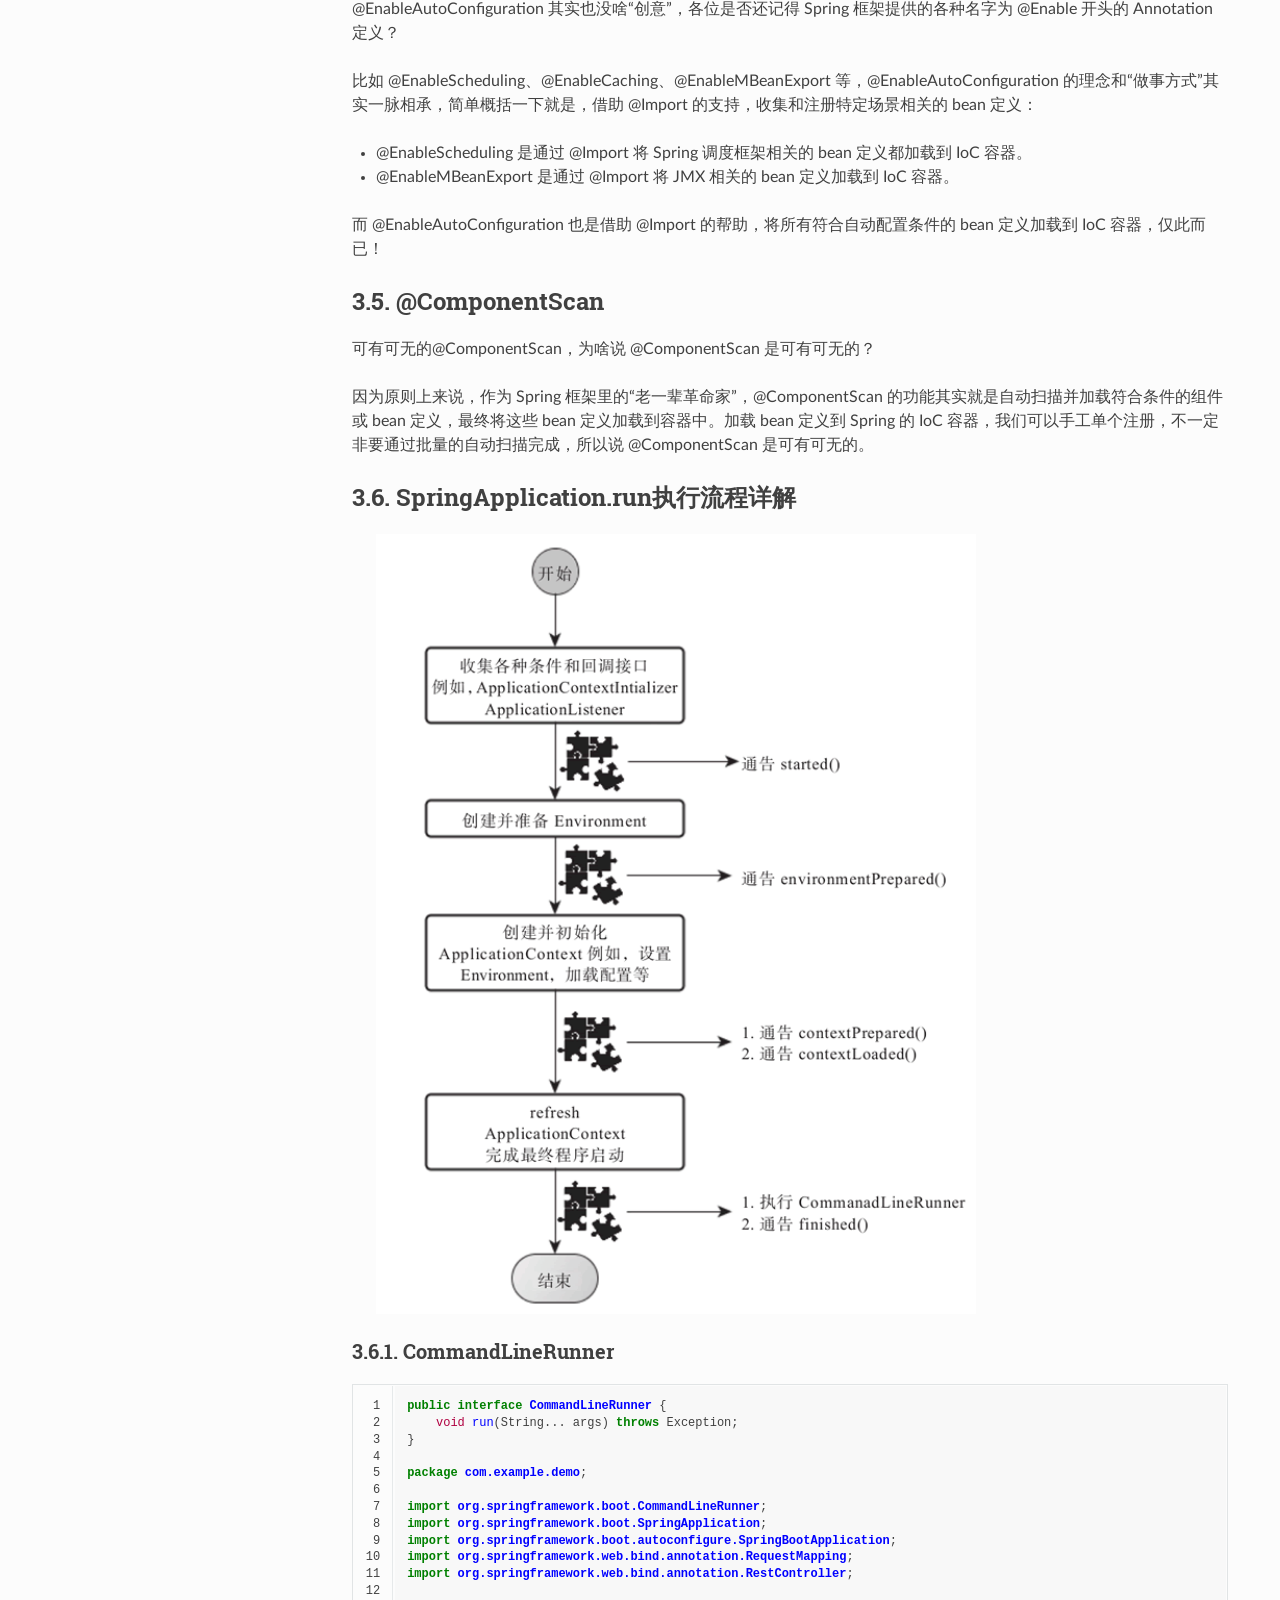
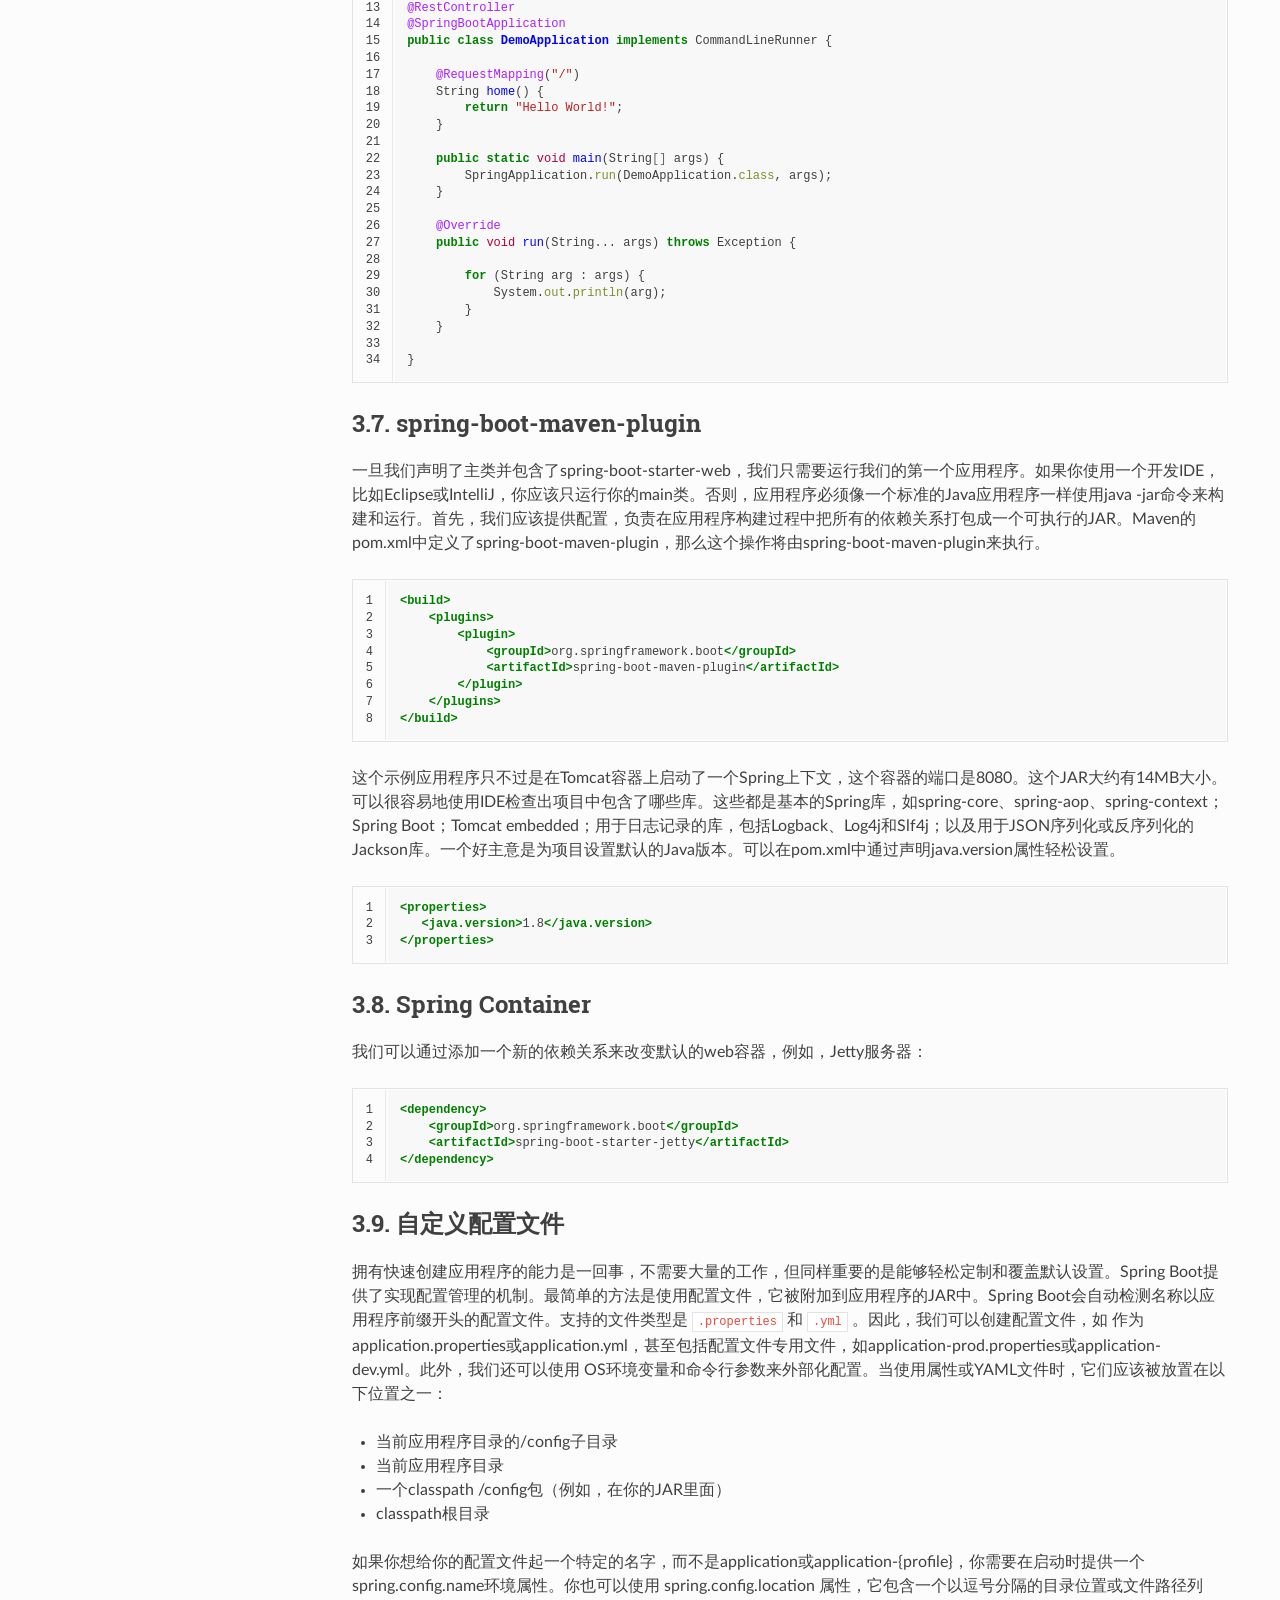
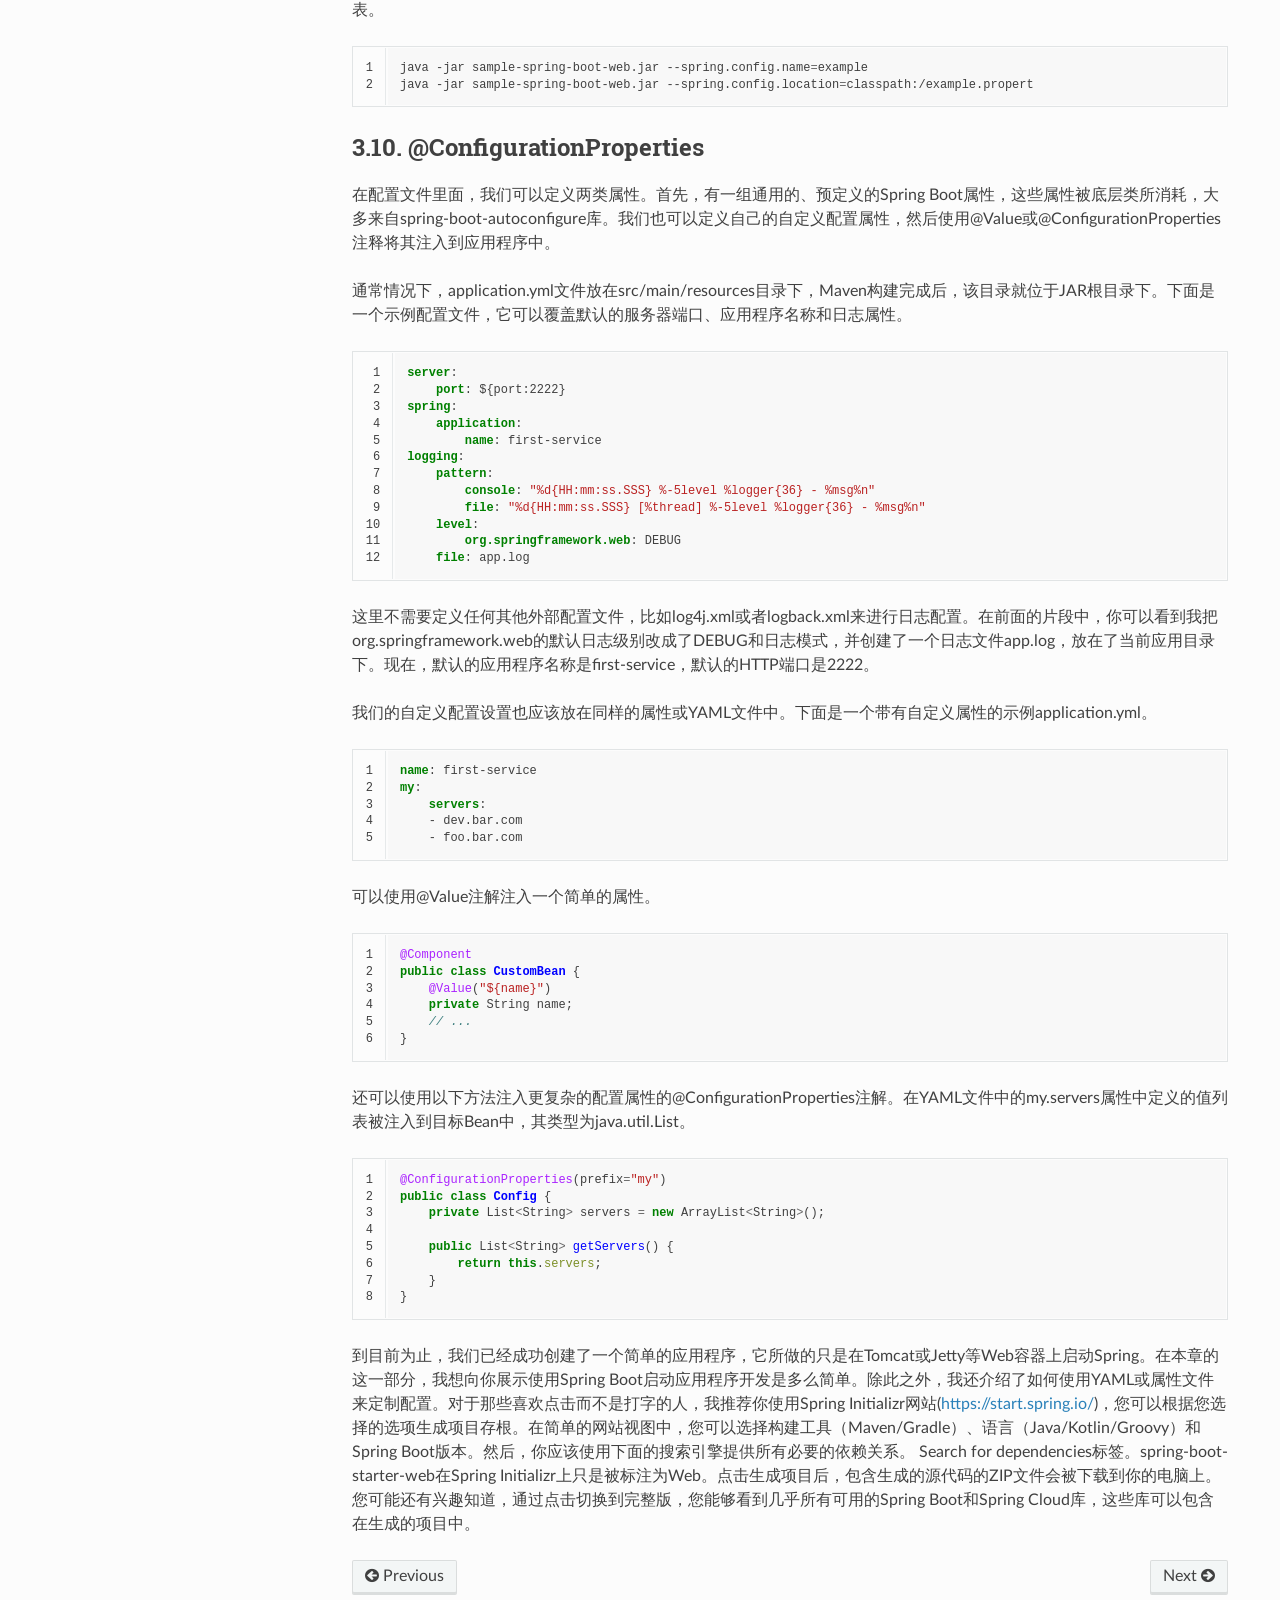
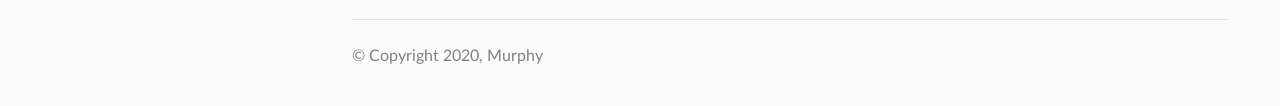
<file: docs/pages/di.html>
<!DOCTYPE html>
<!--[if IE 8]><html class="no-js lt-ie9" lang="en" > <![endif]-->
<!--[if gt IE 8]><!--> <html class="no-js" lang="en" > <!--<![endif]-->
<head>
  <meta charset="utf-8">
  
  <meta name="viewport" content="width=device-width, initial-scale=1.0">
  
  <title>3. Spring Boot 概览</title>
  

  
  
    <link rel="shortcut icon" href="../_static/favicon.ico"/>
  
  
  

  
  <script type="text/javascript" src="../_static/js/modernizr.min.js"></script>
  
    
      <script type="text/javascript" id="documentation_options" data-url_root="../" src="../_static/documentation_options.js"></script>
        <script src="../_static/jquery.js"></script>
        <script src="../_static/underscore.js"></script>
        <script src="../_static/doctools.js"></script>
        <script src="../_static/language_data.js"></script>
    
    <script type="text/javascript" src="../_static/js/theme.js"></script>

    

  
  <link rel="stylesheet" href="../_static/css/theme.css" type="text/css" />
  <link rel="stylesheet" href="../_static/pygments.css" type="text/css" />
  <link rel="stylesheet" href="../_static/css/custom.css" type="text/css" />
    <link rel="index" title="Index" href="../genindex.html" />
    <link rel="search" title="Search" href="../search.html" />
    <link rel="next" title="4. Spring Boot 和 RESTful 服务" href="restful.html" />
    <link rel="prev" title="2. 开始第一个Spring Boot应用程序" href="first.html" /> 
</head>

<body class="wy-body-for-nav">

   
  <div class="wy-grid-for-nav">
    
    <nav data-toggle="wy-nav-shift" class="wy-nav-side">
      <div class="wy-side-scroll">
        <div class="wy-side-nav-search" >
          

          
            <a href="../index.html" class="icon icon-home"> springboot
          

          
            
            <img src="../_static/icon-Spring-Cloud.svg" class="logo" alt="Logo"/>
          
          </a>

          
            
            
          

          
<div role="search">
  <form id="rtd-search-form" class="wy-form" action="../search.html" method="get">
    <input type="text" name="q" placeholder="Search docs" />
    <input type="hidden" name="check_keywords" value="yes" />
    <input type="hidden" name="area" value="default" />
  </form>
</div>

          
        </div>

        <div class="wy-menu wy-menu-vertical" data-spy="affix" role="navigation" aria-label="main navigation">
          
            
            
              
            
            
              <p class="caption"><span class="caption-text">目录:</span></p>
<ul class="current">
<li class="toctree-l1"><a class="reference internal" href="plan.html">1. Spring Boot 2.x 教学计划</a></li>
<li class="toctree-l1"><a class="reference internal" href="first.html">2. 开始第一个Spring Boot应用程序</a></li>
<li class="toctree-l1 current"><a class="current reference internal" href="#">3. Spring Boot 概览</a><ul>
<li class="toctree-l2"><a class="reference internal" href="#starter">3.1. 常见的Starter（启动器）</a></li>
<li class="toctree-l2"><a class="reference internal" href="#springbootapplication">3.2. &#64;SpringBootApplication</a></li>
<li class="toctree-l2"><a class="reference internal" href="#configuration">3.3. &#64;Configuration</a></li>
<li class="toctree-l2"><a class="reference internal" href="#enableautoconfiguration">3.4. &#64;EnableAutoConfiguration</a></li>
<li class="toctree-l2"><a class="reference internal" href="#componentscan">3.5. &#64;ComponentScan</a></li>
<li class="toctree-l2"><a class="reference internal" href="#springapplication-run">3.6. SpringApplication.run执行流程详解</a><ul>
<li class="toctree-l3"><a class="reference internal" href="#commandlinerunner">3.6.1. CommandLineRunner</a></li>
</ul>
</li>
<li class="toctree-l2"><a class="reference internal" href="#spring-boot-maven-plugin">3.7. spring-boot-maven-plugin</a></li>
<li class="toctree-l2"><a class="reference internal" href="#spring-container">3.8. Spring Container</a></li>
<li class="toctree-l2"><a class="reference internal" href="#id1">3.9. 自定义配置文件</a></li>
<li class="toctree-l2"><a class="reference internal" href="#configurationproperties">3.10. &#64;ConfigurationProperties</a></li>
</ul>
</li>
<li class="toctree-l1"><a class="reference internal" href="restful.html">4. Spring Boot 和 RESTful 服务</a></li>
<li class="toctree-l1"><a class="reference internal" href="mvc.html">5. 开发Spring Boot应用程序</a></li>
<li class="toctree-l1"><a class="reference internal" href="springdata.html">6. Spring Data and Spring Boot</a></li>
<li class="toctree-l1"><a class="reference internal" href="internal.html">7. Spring Boot Internals and Defaults</a></li>
<li class="toctree-l1"><a class="reference internal" href="security.html">8. Security with Spring Boot</a></li>
<li class="toctree-l1"><a class="reference internal" href="actuator.html">9. Spring Boot Actuator</a></li>
<li class="toctree-l1"><a class="reference internal" href="deploy.html">10. 部署Spring Boot应用</a></li>
</ul>

            
          
        </div>
      </div>
    </nav>

    <section data-toggle="wy-nav-shift" class="wy-nav-content-wrap">

      
      <nav class="wy-nav-top" aria-label="top navigation">
        
          <i data-toggle="wy-nav-top" class="fa fa-bars"></i>
          <a href="../index.html">springboot</a>
        
      </nav>


      <div class="wy-nav-content">
        
        <div class="rst-content">
        
          















<div role="navigation" aria-label="breadcrumbs navigation">

  <ul class="wy-breadcrumbs">
    
      <li><a href="../index.html">首页</a> &raquo;</li>
        
      <li><span class="section-number">3. </span>Spring Boot 概览</li>
    
    
      <li class="wy-breadcrumbs-aside">
        
            
        
      </li>
    
  </ul>

  
  <hr/>
</div>
          <div role="main" class="document" itemscope="itemscope" itemtype="http://schema.org/Article">
           <div itemprop="articleBody">
            
  <div class="section" id="spring-boot">
<h1><span class="section-number">3. </span>Spring Boot 概览<a class="headerlink" href="#spring-boot" title="Permalink to this headline">¶</a></h1>
<p>Spring Boot是专门用来运行独立的Spring应用的，和简单的Java应用一样，使用java -jar命令。Spring Boot与标准Spring配置不同的基本一点就是简单。这种简单性与我们需要了解的第一个重要术语密切相关，那就是Starter（启动器）。启动器是一个可以包含在项目依赖中的Artifact（人工制品）。它只不过是为其他Artifact提供了一组依赖关系，这些Artifact必须包含在你的应用程序中，以实现所需的功能。以这种方式交付的包已经可以使用了，这意味着我们不需要配置任何东西来使它工作。这就涉及到与Spring Boot相关的第二个重要术语，自动配置。所有的Starter所包含的Artifact都有默认设置，可以使用属性或其他类型的启动器轻松覆盖。例如，如果你在应用依赖中包含spring-boot-starter-web，它就会嵌入一个默认的web容器，并在应用启动时在默认端口上启动它。比如，Spring Boot中默认的web容器是Tomcat，它的启动端口是8080。我们可以通过在应用程序属性文件中声明指定的字段来轻松改变这个端口，甚至可以通过在项目依赖中加入spring-boot-starter-jetty或spring-boot-starter-undertow来改变Web容器。</p>
<div class="section" id="starter">
<h2><span class="section-number">3.1. </span>常见的Starter（启动器）<a class="headerlink" href="#starter" title="Permalink to this headline">¶</a></h2>
<p>关于Starter，它们的官方命名模式是 <code class="docutils literal notranslate"><span class="pre">spring-boot-starter-*</span></code>，其中 <code class="docutils literal notranslate"><span class="pre">*</span></code> 是特定类型的Starter。在Spring Boot中，有很多可用的Starter，但我想给大家简单介绍一下其中最流行的启动器，这些启动器也被用于本书以下章节提供的示例中。</p>
<ul class="simple">
<li><p>spring-boot-starter：核心启动器，包括自动配置支持、日志和YAML。</p></li>
<li><p>spring-boot-starter-web：允许我们构建Web应用程序，包括RESTful和Spring MVC。使用Tomcat作为默认的嵌入式容器。</p></li>
<li><p>spring-boot-starter-jetty：在项目中包含Jetty，并将其设置为默认的嵌入式servlet容器。</p></li>
<li><p>spring-boot-starter-undertow：在项目中包含undertow，并将其设置为默认的嵌入式servlet容器。</p></li>
<li><p>spring-boot-starter-tomcat：包括Tomcat作为嵌入式servlet容器。Spring-boot-starter-web默认使用的servlet容器启动器。</p></li>
<li><p>spring-boot-starter-actuator：在项目中包含Spring Boot Actuator，它提供了监控和管理应用程序的功能。</p></li>
<li><p>spring-boot-starter-jdbc：包括Spring JBDC与Tomcat连接池。具体数据库的驱动需要自己提供。</p></li>
<li><p>spring-boot-starter-data-jpa：包括使用JPA/Hibernate与关系型数据库交互所需的所有构件。</p></li>
<li><p>spring-boot-starter-data-mongodb：包括与MongoDB交互以及在本地主机上初始化客户端与Mongo的连接所需的所有构件。</p></li>
<li><p>spring-boot-starter-security：在项目中包含Spring Security，并默认启用应用程序的基本安全。</p></li>
<li><p>spring-boot-starter-test：允许使用JUnit、Hamcrest和Mockito等库创建单元测试。</p></li>
<li><p>spring-boot-starter-amqp：将Spring AMQP包含到项目中，并启动RabbitMQ作为默认的AMQP代理。</p></li>
</ul>
</div>
<div class="section" id="springbootapplication">
<h2><span class="section-number">3.2. </span>&#64;SpringBootApplication<a class="headerlink" href="#springbootapplication" title="Permalink to this headline">¶</a></h2>
<p>&#64;SpringBootApplication 是一个复合 Annotation，通过其源码，看到看到是由下面3个Annotation组成的复合 Annotation：</p>
<ul class="simple">
<li><p>&#64;Configuration</p></li>
<li><p>&#64;EnableAutoConfiguration</p></li>
<li><p>&#64;ComponentScan</p></li>
</ul>
<p>每次都写3个 Annotation 显然过于繁琐，所以写一个 &#64;SpringBootApplication 这样的一站式复合 Annotation 显然更方便些。因此DemoApplication类中等同于下面的写法：</p>
<div class="highlight-java notranslate"><table class="highlighttable"><tr><td class="linenos"><div class="linenodiv"><pre>1
2
3
4
5
6
7
8</pre></div></td><td class="code"><div class="highlight"><pre><span></span><span class="nd">@Configuration</span>
<span class="nd">@EnableAutoConfiguration</span>
<span class="nd">@ComponentScanpublic</span>
<span class="kd">class</span> <span class="nc">DemoApplication</span> <span class="p">{</span>
    <span class="kd">public</span> <span class="kd">static</span> <span class="kt">void</span> <span class="nf">main</span><span class="p">(</span><span class="n">String</span><span class="o">[]</span> <span class="n">args</span><span class="p">)</span> <span class="p">{</span>
        <span class="n">SpringApplication</span><span class="p">.</span><span class="na">run</span><span class="p">(</span><span class="n">DemoApplication</span><span class="p">.</span><span class="na">class</span><span class="p">,</span> <span class="n">args</span><span class="p">);</span>
    <span class="p">}</span>
<span class="p">}</span>
</pre></div>
</td></tr></table></div>
</div>
<div class="section" id="configuration">
<h2><span class="section-number">3.3. </span>&#64;Configuration<a class="headerlink" href="#configuration" title="Permalink to this headline">¶</a></h2>
<blockquote>
<div><p>&#64;Configuration 对我们来说并不陌生，它就是 JavaConfig 形式的 Spring IoC 容器的配置类使用的那个 &#64;Configuration，既然 SpringBoot 应用骨子里就是一个 Spring 应用，那么，自然也需要加载某个 IoC 容器的配置，而 SpringBoot 社区推荐使用基于 JavaConfig 的配置形式，所以，很明显，这里的启动类标注了 &#64;Configuration 之后，本身其实也是一个 IoC 容器的配置类！</p>
</div></blockquote>
</div>
<div class="section" id="enableautoconfiguration">
<h2><span class="section-number">3.4. </span>&#64;EnableAutoConfiguration<a class="headerlink" href="#enableautoconfiguration" title="Permalink to this headline">¶</a></h2>
<p>&#64;EnableAutoConfiguration 其实也没啥“创意”，各位是否还记得 Spring 框架提供的各种名字为 &#64;Enable 开头的 Annotation 定义？</p>
<p>比如 &#64;EnableScheduling、&#64;EnableCaching、&#64;EnableMBeanExport 等，&#64;EnableAutoConfiguration 的理念和“做事方式”其实一脉相承，简单概括一下就是，借助 &#64;Import 的支持，收集和注册特定场景相关的 bean 定义：</p>
<ul class="simple">
<li><p>&#64;EnableScheduling 是通过 &#64;Import 将 Spring 调度框架相关的 bean 定义都加载到 IoC 容器。</p></li>
<li><p>&#64;EnableMBeanExport 是通过 &#64;Import 将 JMX 相关的 bean 定义加载到 IoC 容器。</p></li>
</ul>
<p>而 &#64;EnableAutoConfiguration 也是借助 &#64;Import 的帮助，将所有符合自动配置条件的 bean 定义加载到 IoC 容器，仅此而已！</p>
</div>
<div class="section" id="componentscan">
<h2><span class="section-number">3.5. </span>&#64;ComponentScan<a class="headerlink" href="#componentscan" title="Permalink to this headline">¶</a></h2>
<p>可有可无的&#64;ComponentScan，为啥说 &#64;ComponentScan 是可有可无的？</p>
<p>因为原则上来说，作为 Spring 框架里的“老一辈革命家”，&#64;ComponentScan 的功能其实就是自动扫描并加载符合条件的组件或 bean 定义，最终将这些 bean 定义加载到容器中。加载 bean 定义到 Spring 的 IoC 容器，我们可以手工单个注册，不一定非要通过批量的自动扫描完成，所以说 &#64;ComponentScan 是可有可无的。</p>
</div>
<div class="section" id="springapplication-run">
<h2><span class="section-number">3.6. </span>SpringApplication.run执行流程详解<a class="headerlink" href="#springapplication-run" title="Permalink to this headline">¶</a></h2>
<blockquote>
<div><a class="reference internal image-reference" href="../_images/springbootflow.png"><img alt="../_images/springbootflow.png" src="../_images/springbootflow.png" style="width: 600px;" /></a>
</div></blockquote>
<div class="section" id="commandlinerunner">
<h3><span class="section-number">3.6.1. </span>CommandLineRunner<a class="headerlink" href="#commandlinerunner" title="Permalink to this headline">¶</a></h3>
<div class="highlight-java notranslate"><table class="highlighttable"><tr><td class="linenos"><div class="linenodiv"><pre> 1
 2
 3
 4
 5
 6
 7
 8
 9
10
11
12
13
14
15
16
17
18
19
20
21
22
23
24
25
26
27
28
29
30
31
32
33
34</pre></div></td><td class="code"><div class="highlight"><pre><span></span><span class="kd">public</span> <span class="kd">interface</span> <span class="nc">CommandLineRunner</span> <span class="p">{</span>
    <span class="kt">void</span> <span class="nf">run</span><span class="p">(</span><span class="n">String</span><span class="p">...</span> <span class="n">args</span><span class="p">)</span> <span class="kd">throws</span> <span class="n">Exception</span><span class="p">;</span>
<span class="p">}</span>

<span class="kn">package</span> <span class="nn">com.example.demo</span><span class="p">;</span>

<span class="kn">import</span> <span class="nn">org.springframework.boot.CommandLineRunner</span><span class="p">;</span>
<span class="kn">import</span> <span class="nn">org.springframework.boot.SpringApplication</span><span class="p">;</span>
<span class="kn">import</span> <span class="nn">org.springframework.boot.autoconfigure.SpringBootApplication</span><span class="p">;</span>
<span class="kn">import</span> <span class="nn">org.springframework.web.bind.annotation.RequestMapping</span><span class="p">;</span>
<span class="kn">import</span> <span class="nn">org.springframework.web.bind.annotation.RestController</span><span class="p">;</span>

<span class="nd">@RestController</span>
<span class="nd">@SpringBootApplication</span>
<span class="kd">public</span> <span class="kd">class</span> <span class="nc">DemoApplication</span> <span class="kd">implements</span> <span class="n">CommandLineRunner</span> <span class="p">{</span>

    <span class="nd">@RequestMapping</span><span class="p">(</span><span class="s">&quot;/&quot;</span><span class="p">)</span>
    <span class="n">String</span> <span class="nf">home</span><span class="p">()</span> <span class="p">{</span>
        <span class="k">return</span> <span class="s">&quot;Hello World!&quot;</span><span class="p">;</span>
    <span class="p">}</span>

    <span class="kd">public</span> <span class="kd">static</span> <span class="kt">void</span> <span class="nf">main</span><span class="p">(</span><span class="n">String</span><span class="o">[]</span> <span class="n">args</span><span class="p">)</span> <span class="p">{</span>
        <span class="n">SpringApplication</span><span class="p">.</span><span class="na">run</span><span class="p">(</span><span class="n">DemoApplication</span><span class="p">.</span><span class="na">class</span><span class="p">,</span> <span class="n">args</span><span class="p">);</span>
    <span class="p">}</span>

    <span class="nd">@Override</span>
    <span class="kd">public</span> <span class="kt">void</span> <span class="nf">run</span><span class="p">(</span><span class="n">String</span><span class="p">...</span> <span class="n">args</span><span class="p">)</span> <span class="kd">throws</span> <span class="n">Exception</span> <span class="p">{</span>

        <span class="k">for</span> <span class="p">(</span><span class="n">String</span> <span class="n">arg</span> <span class="p">:</span> <span class="n">args</span><span class="p">)</span> <span class="p">{</span>
            <span class="n">System</span><span class="p">.</span><span class="na">out</span><span class="p">.</span><span class="na">println</span><span class="p">(</span><span class="n">arg</span><span class="p">);</span>
        <span class="p">}</span>
    <span class="p">}</span>

<span class="p">}</span>
</pre></div>
</td></tr></table></div>
</div>
</div>
<div class="section" id="spring-boot-maven-plugin">
<h2><span class="section-number">3.7. </span>spring-boot-maven-plugin<a class="headerlink" href="#spring-boot-maven-plugin" title="Permalink to this headline">¶</a></h2>
<p>一旦我们声明了主类并包含了spring-boot-starter-web，我们只需要运行我们的第一个应用程序。如果你使用一个开发IDE，比如Eclipse或IntelliJ，你应该只运行你的main类。否则，应用程序必须像一个标准的Java应用程序一样使用java -jar命令来构建和运行。首先，我们应该提供配置，负责在应用程序构建过程中把所有的依赖关系打包成一个可执行的JAR。Maven的pom.xml中定义了spring-boot-maven-plugin，那么这个操作将由spring-boot-maven-plugin来执行。</p>
<div class="highlight-xml notranslate"><table class="highlighttable"><tr><td class="linenos"><div class="linenodiv"><pre>1
2
3
4
5
6
7
8</pre></div></td><td class="code"><div class="highlight"><pre><span></span><span class="nt">&lt;build&gt;</span>
    <span class="nt">&lt;plugins&gt;</span>
        <span class="nt">&lt;plugin&gt;</span>
            <span class="nt">&lt;groupId&gt;</span>org.springframework.boot<span class="nt">&lt;/groupId&gt;</span>
            <span class="nt">&lt;artifactId&gt;</span>spring-boot-maven-plugin<span class="nt">&lt;/artifactId&gt;</span>
        <span class="nt">&lt;/plugin&gt;</span>
    <span class="nt">&lt;/plugins&gt;</span>
<span class="nt">&lt;/build&gt;</span>
</pre></div>
</td></tr></table></div>
<p>这个示例应用程序只不过是在Tomcat容器上启动了一个Spring上下文，这个容器的端口是8080。这个JAR大约有14MB大小。可以很容易地使用IDE检查出项目中包含了哪些库。这些都是基本的Spring库，如spring-core、spring-aop、spring-context；Spring Boot；Tomcat embedded；用于日志记录的库，包括Logback、Log4j和Slf4j；以及用于JSON序列化或反序列化的Jackson库。一个好主意是为项目设置默认的Java版本。可以在pom.xml中通过声明java.version属性轻松设置。</p>
<div class="highlight-xml notranslate"><table class="highlighttable"><tr><td class="linenos"><div class="linenodiv"><pre>1
2
3</pre></div></td><td class="code"><div class="highlight"><pre><span></span><span class="nt">&lt;properties&gt;</span>
   <span class="nt">&lt;java.version&gt;</span>1.8<span class="nt">&lt;/java.version&gt;</span>
<span class="nt">&lt;/properties&gt;</span>
</pre></div>
</td></tr></table></div>
</div>
<div class="section" id="spring-container">
<h2><span class="section-number">3.8. </span>Spring Container<a class="headerlink" href="#spring-container" title="Permalink to this headline">¶</a></h2>
<p>我们可以通过添加一个新的依赖关系来改变默认的web容器，例如，Jetty服务器：</p>
<div class="highlight-xml notranslate"><table class="highlighttable"><tr><td class="linenos"><div class="linenodiv"><pre>1
2
3
4</pre></div></td><td class="code"><div class="highlight"><pre><span></span><span class="nt">&lt;dependency&gt;</span>
    <span class="nt">&lt;groupId&gt;</span>org.springframework.boot<span class="nt">&lt;/groupId&gt;</span>
    <span class="nt">&lt;artifactId&gt;</span>spring-boot-starter-jetty<span class="nt">&lt;/artifactId&gt;</span>
<span class="nt">&lt;/dependency&gt;</span>
</pre></div>
</td></tr></table></div>
</div>
<div class="section" id="id1">
<h2><span class="section-number">3.9. </span>自定义配置文件<a class="headerlink" href="#id1" title="Permalink to this headline">¶</a></h2>
<p>拥有快速创建应用程序的能力是一回事，不需要大量的工作，但同样重要的是能够轻松定制和覆盖默认设置。Spring Boot提供了实现配置管理的机制。最简单的方法是使用配置文件，它被附加到应用程序的JAR中。Spring Boot会自动检测名称以应用程序前缀开头的配置文件。支持的文件类型是 <code class="docutils literal notranslate"><span class="pre">.properties</span></code> 和 <code class="docutils literal notranslate"><span class="pre">.yml</span></code> 。因此，我们可以创建配置文件，如
作为application.properties或application.yml，甚至包括配置文件专用文件，如application-prod.properties或application-dev.yml。此外，我们还可以使用
OS环境变量和命令行参数来外部化配置。当使用属性或YAML文件时，它们应该被放置在以下位置之一：</p>
<ul class="simple">
<li><p>当前应用程序目录的/config子目录</p></li>
<li><p>当前应用程序目录</p></li>
<li><p>一个classpath /config包（例如，在你的JAR里面）</p></li>
<li><p>classpath根目录</p></li>
</ul>
<p>如果你想给你的配置文件起一个特定的名字，而不是application或application-{profile}，你需要在启动时提供一个spring.config.name环境属性。你也可以使用 spring.config.location 属性，它包含一个以逗号分隔的目录位置或文件路径列表。</p>
<div class="highlight-sh notranslate"><table class="highlighttable"><tr><td class="linenos"><div class="linenodiv"><pre>1
2</pre></div></td><td class="code"><div class="highlight"><pre><span></span>java -jar sample-spring-boot-web.jar --spring.config.name<span class="o">=</span>example
java -jar sample-spring-boot-web.jar --spring.config.location<span class="o">=</span>classpath:/example.propert
</pre></div>
</td></tr></table></div>
</div>
<div class="section" id="configurationproperties">
<h2><span class="section-number">3.10. </span>&#64;ConfigurationProperties<a class="headerlink" href="#configurationproperties" title="Permalink to this headline">¶</a></h2>
<p>在配置文件里面，我们可以定义两类属性。首先，有一组通用的、预定义的Spring Boot属性，这些属性被底层类所消耗，大多来自spring-boot-autoconfigure库。我们也可以定义自己的自定义配置属性，然后使用&#64;Value或&#64;ConfigurationProperties注释将其注入到应用程序中。</p>
<p>通常情况下，application.yml文件放在src/main/resources目录下，Maven构建完成后，该目录就位于JAR根目录下。下面是一个示例配置文件，它可以覆盖默认的服务器端口、应用程序名称和日志属性。</p>
<div class="highlight-yaml notranslate"><table class="highlighttable"><tr><td class="linenos"><div class="linenodiv"><pre> 1
 2
 3
 4
 5
 6
 7
 8
 9
10
11
12</pre></div></td><td class="code"><div class="highlight"><pre><span></span><span class="nt">server</span><span class="p">:</span>
    <span class="nt">port</span><span class="p">:</span> <span class="l l-Scalar l-Scalar-Plain">${port:2222}</span>
<span class="nt">spring</span><span class="p">:</span>
    <span class="nt">application</span><span class="p">:</span>
        <span class="nt">name</span><span class="p">:</span> <span class="l l-Scalar l-Scalar-Plain">first-service</span>
<span class="nt">logging</span><span class="p">:</span>
    <span class="nt">pattern</span><span class="p">:</span>
        <span class="nt">console</span><span class="p">:</span> <span class="s">&quot;%d{HH:mm:ss.SSS}</span><span class="nv"> </span><span class="s">%-5level</span><span class="nv"> </span><span class="s">%logger{36}</span><span class="nv"> </span><span class="s">-</span><span class="nv"> </span><span class="s">%msg%n&quot;</span>
        <span class="nt">file</span><span class="p">:</span> <span class="s">&quot;%d{HH:mm:ss.SSS}</span><span class="nv"> </span><span class="s">[%thread]</span><span class="nv"> </span><span class="s">%-5level</span><span class="nv"> </span><span class="s">%logger{36}</span><span class="nv"> </span><span class="s">-</span><span class="nv"> </span><span class="s">%msg%n&quot;</span>
    <span class="nt">level</span><span class="p">:</span>
        <span class="nt">org.springframework.web</span><span class="p">:</span> <span class="l l-Scalar l-Scalar-Plain">DEBUG</span>
    <span class="nt">file</span><span class="p">:</span> <span class="l l-Scalar l-Scalar-Plain">app.log</span>
</pre></div>
</td></tr></table></div>
<p>这里不需要定义任何其他外部配置文件，比如log4j.xml或者logback.xml来进行日志配置。在前面的片段中，你可以看到我把org.springframework.web的默认日志级别改成了DEBUG和日志模式，并创建了一个日志文件app.log，放在了当前应用目录下。现在，默认的应用程序名称是first-service，默认的HTTP端口是2222。</p>
<p>我们的自定义配置设置也应该放在同样的属性或YAML文件中。下面是一个带有自定义属性的示例application.yml。</p>
<div class="highlight-yaml notranslate"><table class="highlighttable"><tr><td class="linenos"><div class="linenodiv"><pre>1
2
3
4
5</pre></div></td><td class="code"><div class="highlight"><pre><span></span><span class="nt">name</span><span class="p">:</span> <span class="l l-Scalar l-Scalar-Plain">first-service</span>
<span class="nt">my</span><span class="p">:</span>
    <span class="nt">servers</span><span class="p">:</span>
    <span class="p p-Indicator">-</span> <span class="l l-Scalar l-Scalar-Plain">dev.bar.com</span>
    <span class="p p-Indicator">-</span> <span class="l l-Scalar l-Scalar-Plain">foo.bar.com</span>
</pre></div>
</td></tr></table></div>
<p>可以使用&#64;Value注解注入一个简单的属性。</p>
<div class="highlight-java notranslate"><table class="highlighttable"><tr><td class="linenos"><div class="linenodiv"><pre>1
2
3
4
5
6</pre></div></td><td class="code"><div class="highlight"><pre><span></span><span class="nd">@Component</span>
<span class="kd">public</span> <span class="kd">class</span> <span class="nc">CustomBean</span> <span class="p">{</span>
    <span class="nd">@Value</span><span class="p">(</span><span class="s">&quot;${name}&quot;</span><span class="p">)</span>
    <span class="kd">private</span> <span class="n">String</span> <span class="n">name</span><span class="p">;</span>
    <span class="c1">// ...</span>
<span class="p">}</span>
</pre></div>
</td></tr></table></div>
<p>还可以使用以下方法注入更复杂的配置属性的&#64;ConfigurationProperties注解。在YAML文件中的my.servers属性中定义的值列表被注入到目标Bean中，其类型为java.util.List。</p>
<div class="highlight-java notranslate"><table class="highlighttable"><tr><td class="linenos"><div class="linenodiv"><pre>1
2
3
4
5
6
7
8</pre></div></td><td class="code"><div class="highlight"><pre><span></span><span class="nd">@ConfigurationProperties</span><span class="p">(</span><span class="n">prefix</span><span class="o">=</span><span class="s">&quot;my&quot;</span><span class="p">)</span>
<span class="kd">public</span> <span class="kd">class</span> <span class="nc">Config</span> <span class="p">{</span>
    <span class="kd">private</span> <span class="n">List</span><span class="o">&lt;</span><span class="n">String</span><span class="o">&gt;</span> <span class="n">servers</span> <span class="o">=</span> <span class="k">new</span> <span class="n">ArrayList</span><span class="o">&lt;</span><span class="n">String</span><span class="o">&gt;</span><span class="p">();</span>

    <span class="kd">public</span> <span class="n">List</span><span class="o">&lt;</span><span class="n">String</span><span class="o">&gt;</span> <span class="nf">getServers</span><span class="p">()</span> <span class="p">{</span>
        <span class="k">return</span> <span class="k">this</span><span class="p">.</span><span class="na">servers</span><span class="p">;</span>
    <span class="p">}</span>
<span class="p">}</span>
</pre></div>
</td></tr></table></div>
<p>到目前为止，我们已经成功创建了一个简单的应用程序，它所做的只是在Tomcat或Jetty等Web容器上启动Spring。在本章的这一部分，我想向你展示使用Spring Boot启动应用程序开发是多么简单。除此之外，我还介绍了如何使用YAML或属性文件来定制配置。对于那些喜欢点击而不是打字的人，我推荐你使用Spring Initializr网站(<a class="reference external" href="https://start.spring.io/">https://start.spring.io/</a>)，您可以根据您选择的选项生成项目存根。在简单的网站视图中，您可以选择构建工具（Maven/Gradle）、语言（Java/Kotlin/Groovy）和Spring Boot版本。然后，你应该使用下面的搜索引擎提供所有必要的依赖关系。
Search for dependencies标签。spring-boot-starter-web在Spring Initializr上只是被标注为Web。点击生成项目后，包含生成的源代码的ZIP文件会被下载到你的电脑上。您可能还有兴趣知道，通过点击切换到完整版，您能够看到几乎所有可用的Spring Boot和Spring Cloud库，这些库可以包含在生成的项目中。</p>
</div>
</div>


           </div>
           
          </div>
          <footer>
  
    <div class="rst-footer-buttons" role="navigation" aria-label="footer navigation">
      
        <a href="restful.html" class="btn btn-neutral float-right" title="4. Spring Boot 和 RESTful 服务" accesskey="n" rel="next">Next <span class="fa fa-arrow-circle-right"></span></a>
      
      
        <a href="first.html" class="btn btn-neutral float-left" title="2. 开始第一个Spring Boot应用程序" accesskey="p" rel="prev"><span class="fa fa-arrow-circle-left"></span> Previous</a>
      
    </div>
  

  <hr/>

  <div role="contentinfo">
    <p>
        &copy; Copyright 2020, Murphy

    </p>
  </div> 

</footer>

        </div>
      </div>

    </section>

  </div>
  


  <script type="text/javascript">
      jQuery(function () {
          SphinxRtdTheme.Navigation.enable(true);
      });
  </script>

  
  
    
   

</body>
</html>
</file>
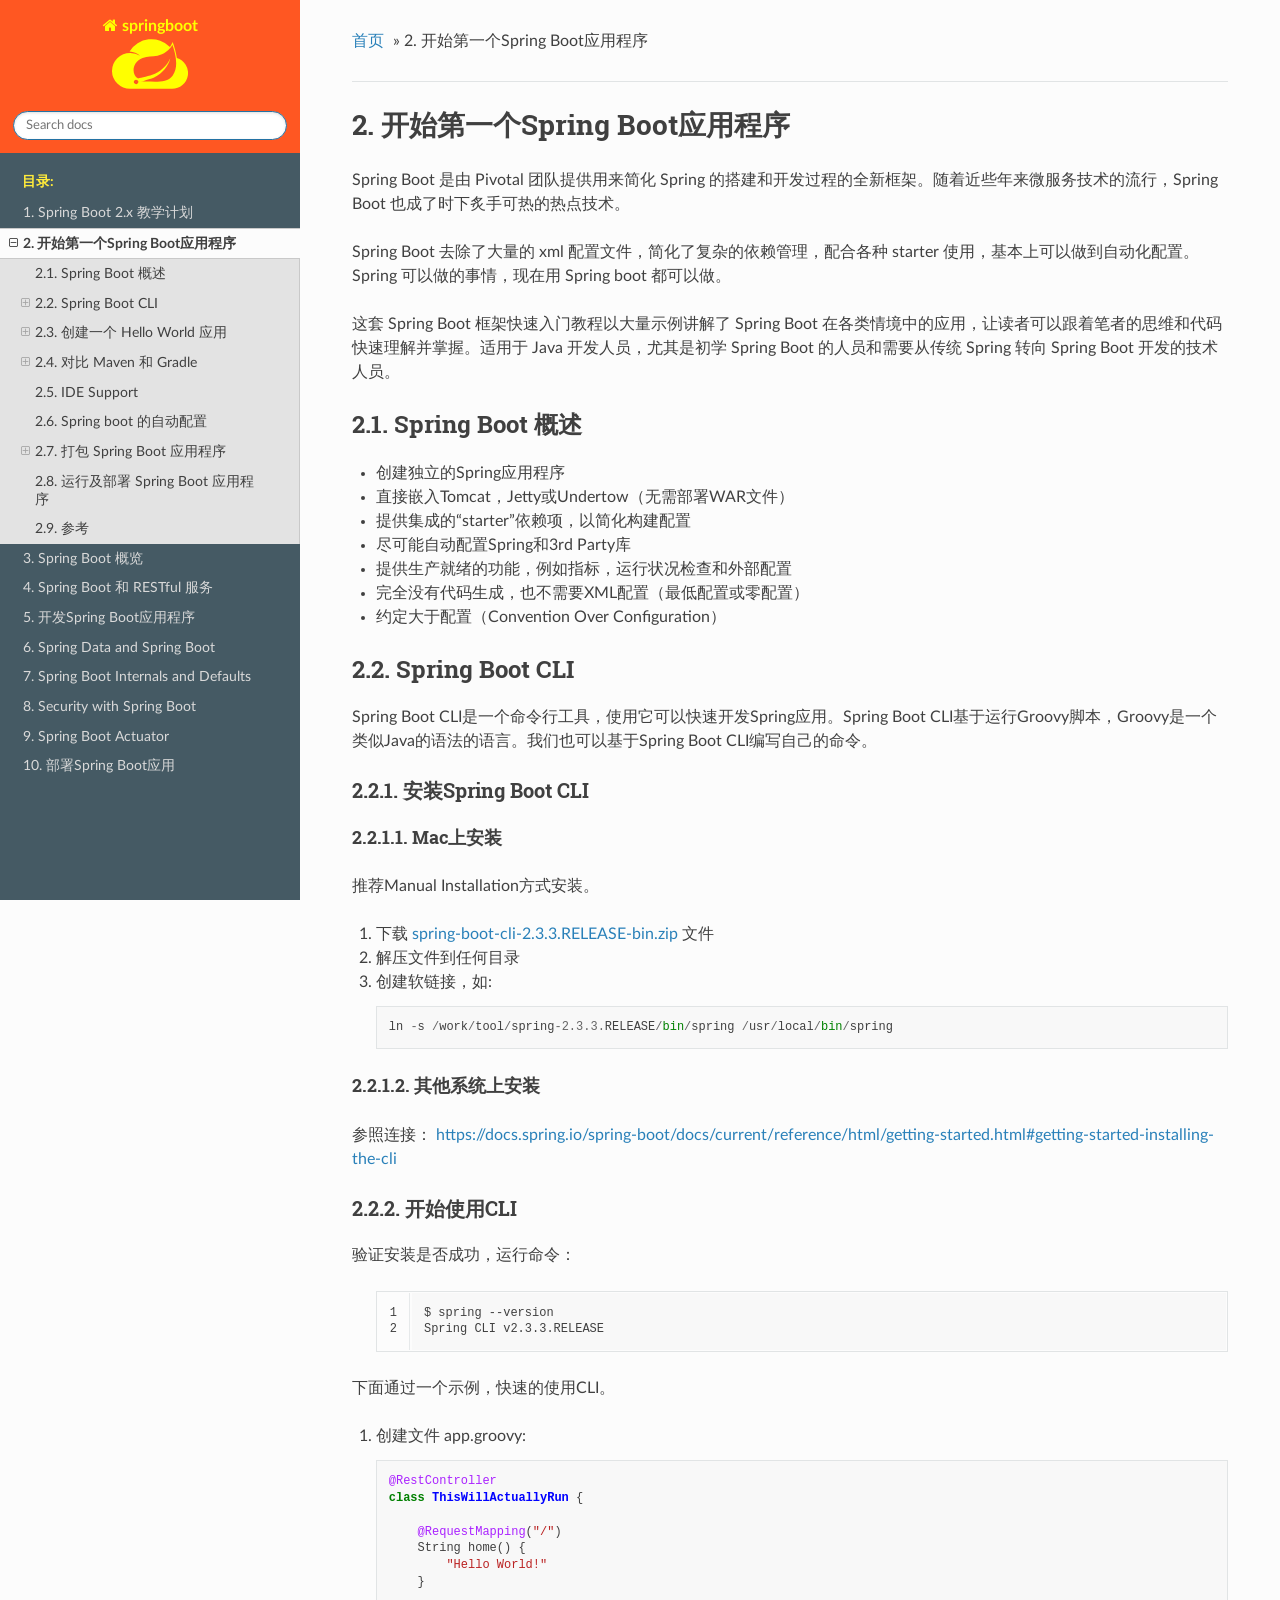
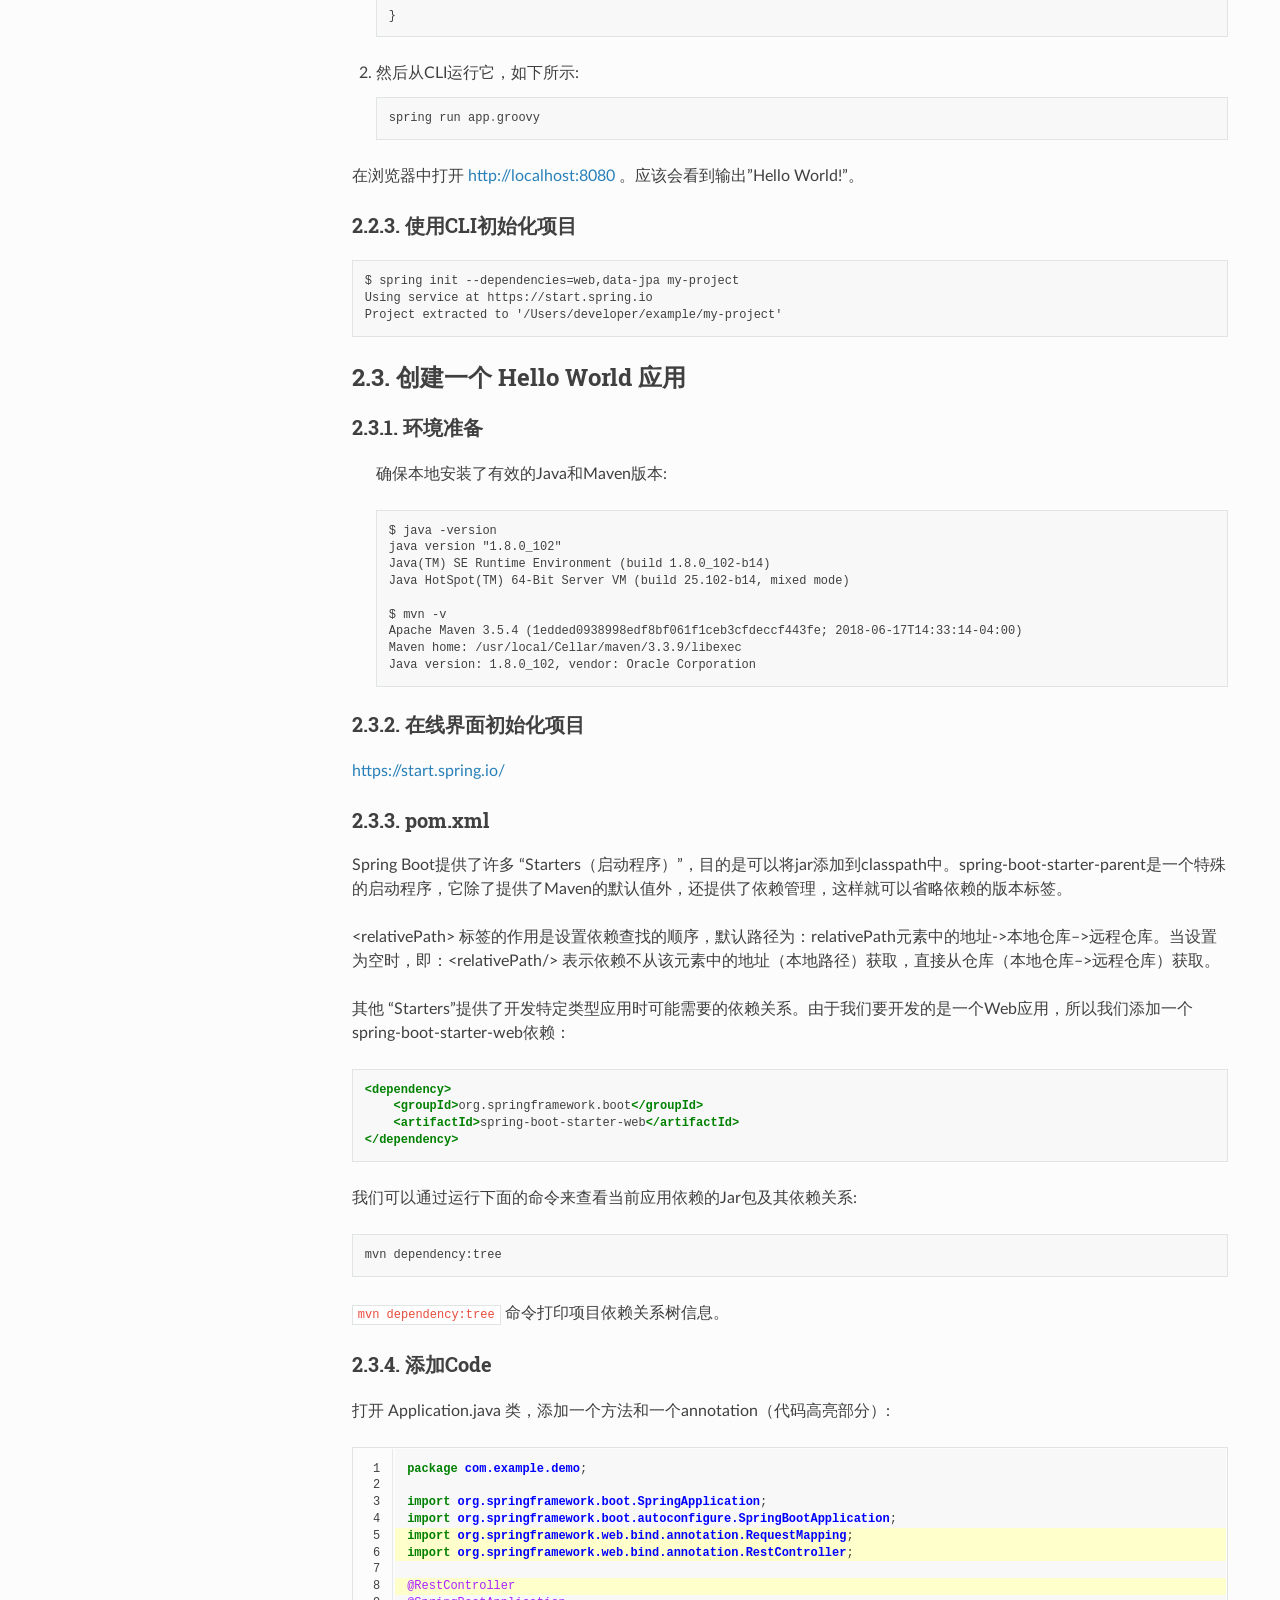
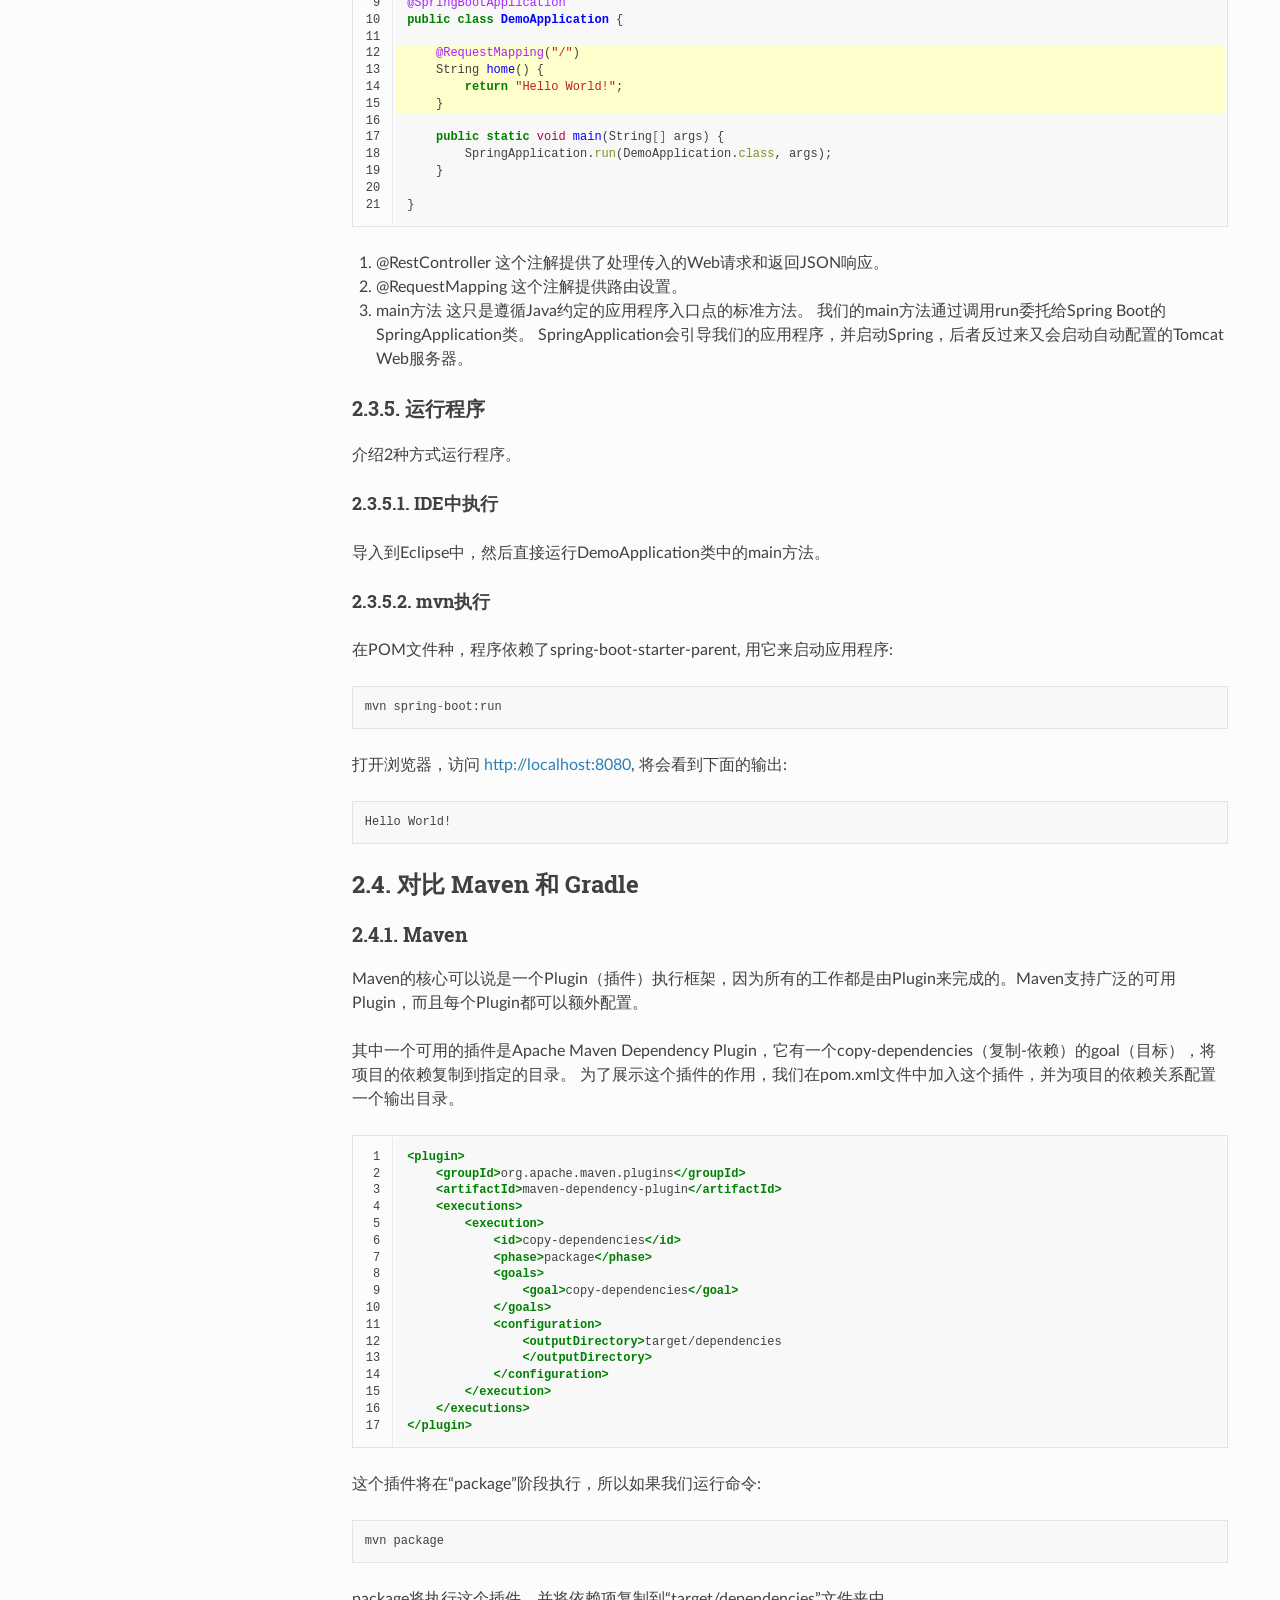
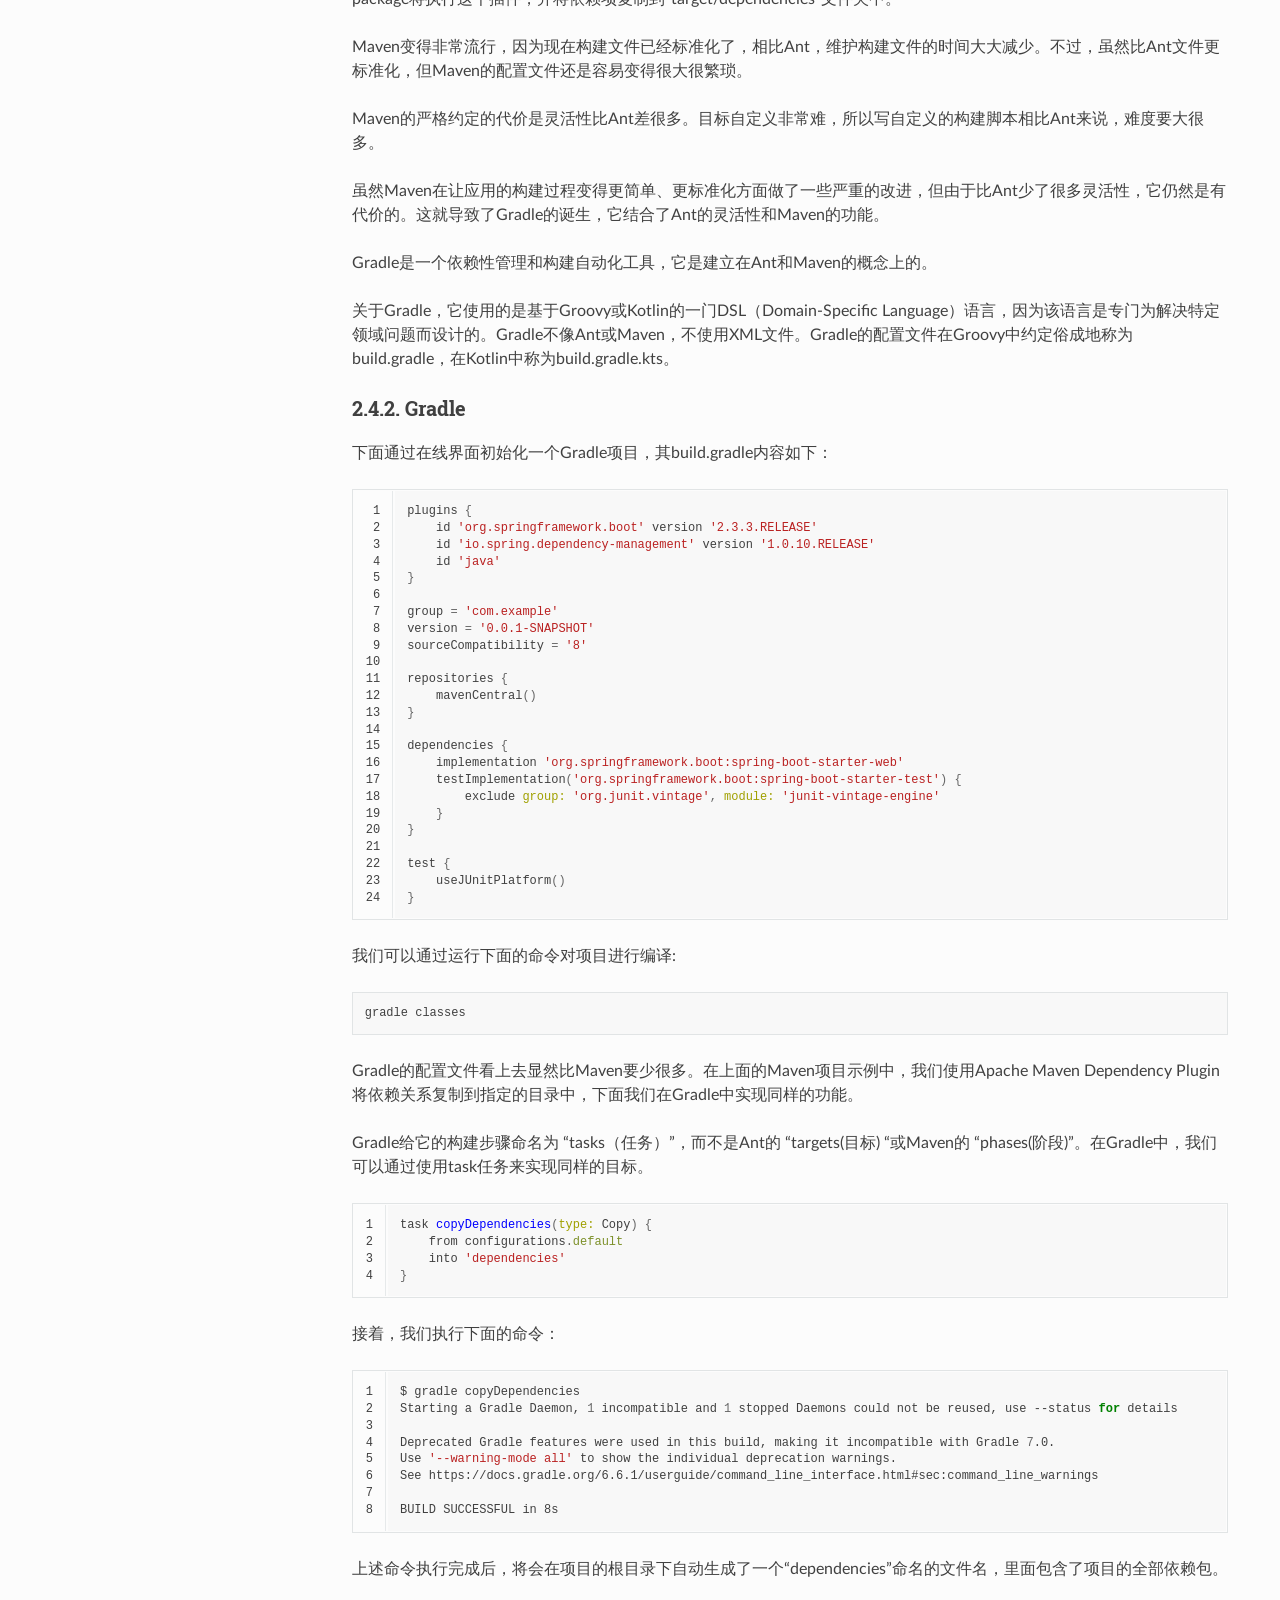
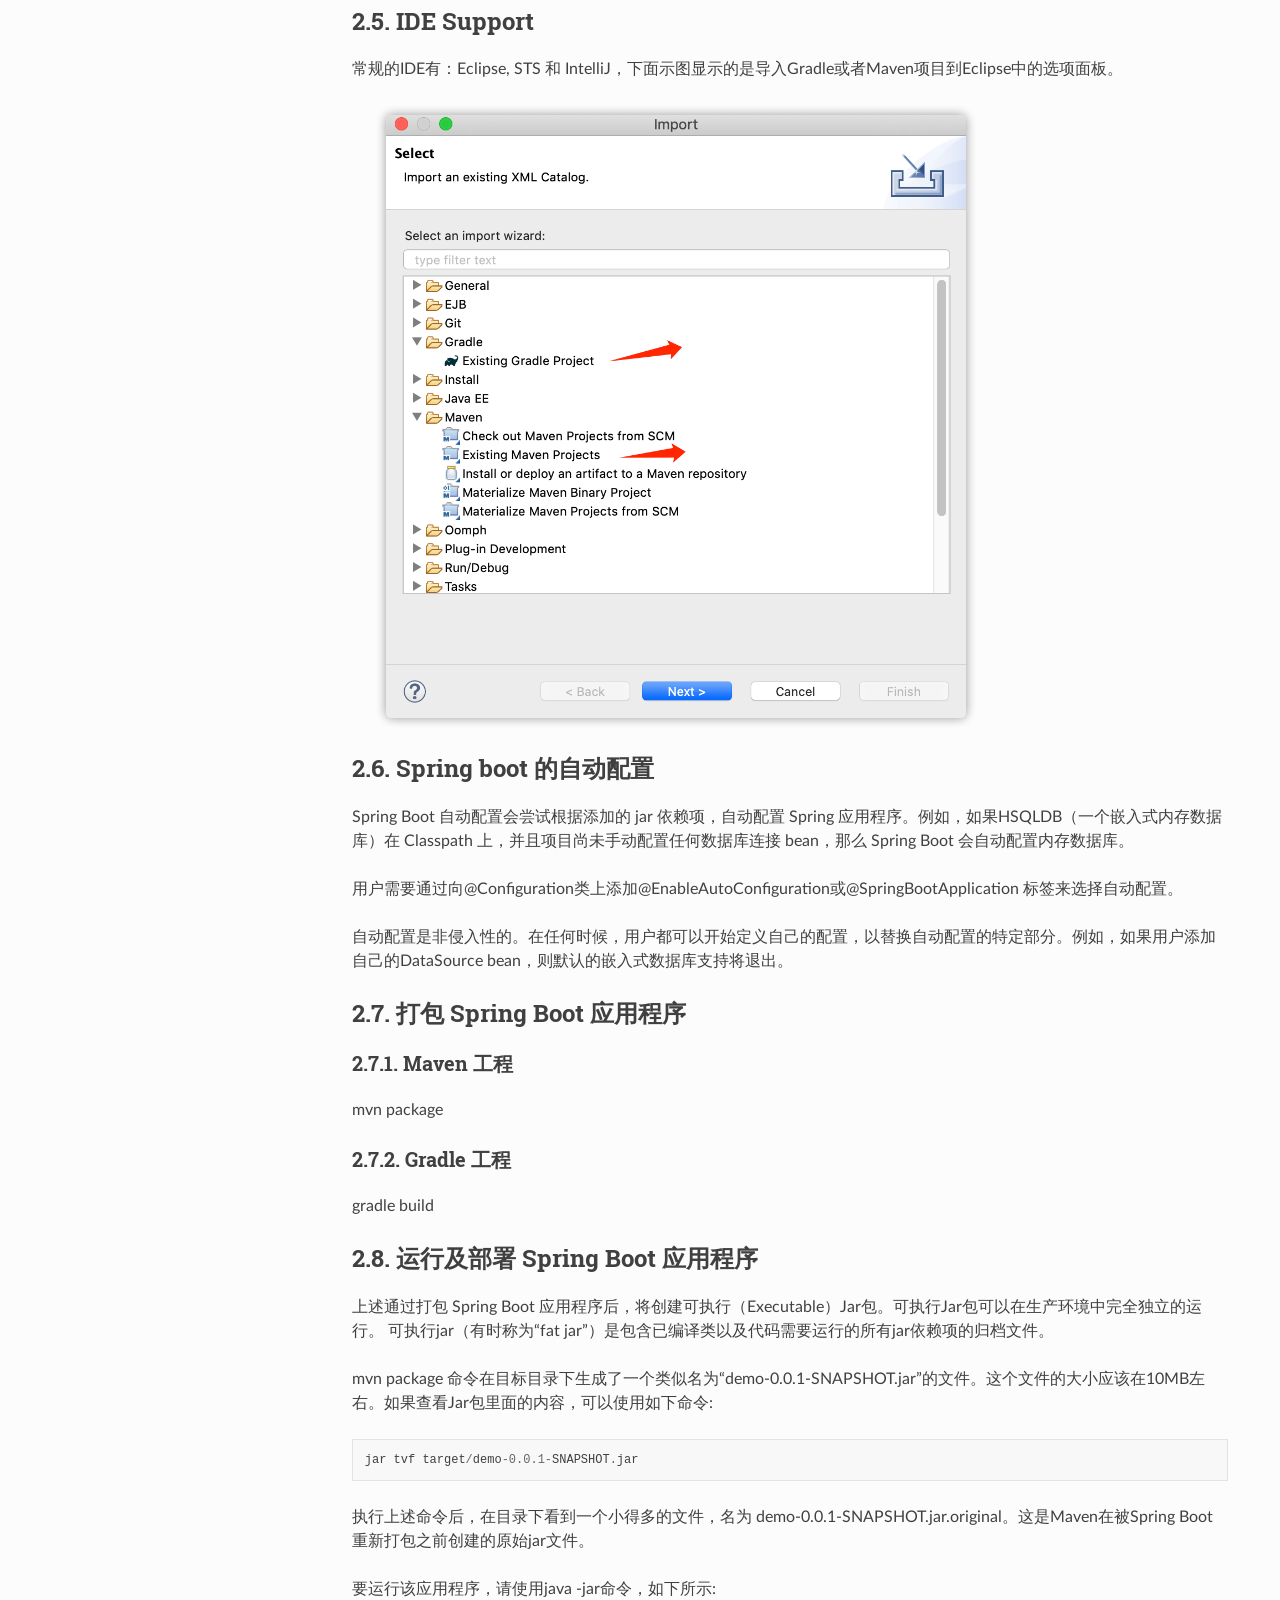
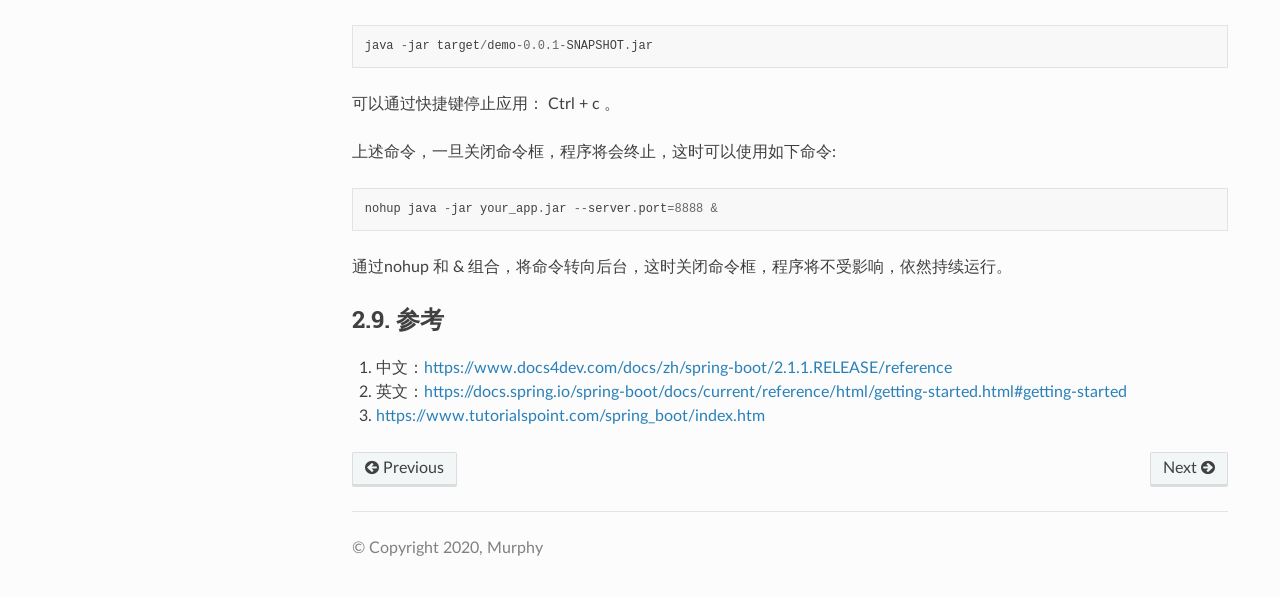
<file: docs/pages/first.html>
<!DOCTYPE html>
<!--[if IE 8]><html class="no-js lt-ie9" lang="en" > <![endif]-->
<!--[if gt IE 8]><!--> <html class="no-js" lang="en" > <!--<![endif]-->
<head>
  <meta charset="utf-8">
  
  <meta name="viewport" content="width=device-width, initial-scale=1.0">
  
  <title>2. 开始第一个Spring Boot应用程序</title>
  

  
  
    <link rel="shortcut icon" href="../_static/favicon.ico"/>
  
  
  

  
  <script type="text/javascript" src="../_static/js/modernizr.min.js"></script>
  
    
      <script type="text/javascript" id="documentation_options" data-url_root="../" src="../_static/documentation_options.js"></script>
        <script src="../_static/jquery.js"></script>
        <script src="../_static/underscore.js"></script>
        <script src="../_static/doctools.js"></script>
        <script src="../_static/language_data.js"></script>
    
    <script type="text/javascript" src="../_static/js/theme.js"></script>

    

  
  <link rel="stylesheet" href="../_static/css/theme.css" type="text/css" />
  <link rel="stylesheet" href="../_static/pygments.css" type="text/css" />
  <link rel="stylesheet" href="../_static/css/custom.css" type="text/css" />
    <link rel="index" title="Index" href="../genindex.html" />
    <link rel="search" title="Search" href="../search.html" />
    <link rel="next" title="3. Spring Boot 概览" href="di.html" />
    <link rel="prev" title="1. Spring Boot 2.x 教学计划" href="plan.html" /> 
</head>

<body class="wy-body-for-nav">

   
  <div class="wy-grid-for-nav">
    
    <nav data-toggle="wy-nav-shift" class="wy-nav-side">
      <div class="wy-side-scroll">
        <div class="wy-side-nav-search" >
          

          
            <a href="../index.html" class="icon icon-home"> springboot
          

          
            
            <img src="../_static/icon-Spring-Cloud.svg" class="logo" alt="Logo"/>
          
          </a>

          
            
            
          

          
<div role="search">
  <form id="rtd-search-form" class="wy-form" action="../search.html" method="get">
    <input type="text" name="q" placeholder="Search docs" />
    <input type="hidden" name="check_keywords" value="yes" />
    <input type="hidden" name="area" value="default" />
  </form>
</div>

          
        </div>

        <div class="wy-menu wy-menu-vertical" data-spy="affix" role="navigation" aria-label="main navigation">
          
            
            
              
            
            
              <p class="caption"><span class="caption-text">目录:</span></p>
<ul class="current">
<li class="toctree-l1"><a class="reference internal" href="plan.html">1. Spring Boot 2.x 教学计划</a></li>
<li class="toctree-l1 current"><a class="current reference internal" href="#">2. 开始第一个Spring Boot应用程序</a><ul>
<li class="toctree-l2"><a class="reference internal" href="#id1">2.1. Spring Boot 概述</a></li>
<li class="toctree-l2"><a class="reference internal" href="#spring-boot-cli">2.2. Spring Boot CLI</a><ul>
<li class="toctree-l3"><a class="reference internal" href="#id2">2.2.1. 安装Spring Boot CLI</a><ul>
<li class="toctree-l4"><a class="reference internal" href="#mac">2.2.1.1. Mac上安装</a></li>
<li class="toctree-l4"><a class="reference internal" href="#id3">2.2.1.2. 其他系统上安装</a></li>
</ul>
</li>
<li class="toctree-l3"><a class="reference internal" href="#cli">2.2.2. 开始使用CLI</a></li>
<li class="toctree-l3"><a class="reference internal" href="#id4">2.2.3. 使用CLI初始化项目</a></li>
</ul>
</li>
<li class="toctree-l2"><a class="reference internal" href="#hello-world">2.3. 创建一个 Hello World 应用</a><ul>
<li class="toctree-l3"><a class="reference internal" href="#id5">2.3.1. 环境准备</a></li>
<li class="toctree-l3"><a class="reference internal" href="#id6">2.3.2. 在线界面初始化项目</a></li>
<li class="toctree-l3"><a class="reference internal" href="#pom-xml">2.3.3. pom.xml</a></li>
<li class="toctree-l3"><a class="reference internal" href="#code">2.3.4. 添加Code</a></li>
<li class="toctree-l3"><a class="reference internal" href="#id7">2.3.5. 运行程序</a><ul>
<li class="toctree-l4"><a class="reference internal" href="#ide">2.3.5.1. IDE中执行</a></li>
<li class="toctree-l4"><a class="reference internal" href="#mvn">2.3.5.2. mvn执行</a></li>
</ul>
</li>
</ul>
</li>
<li class="toctree-l2"><a class="reference internal" href="#maven-gradle">2.4. 对比 Maven 和 Gradle</a><ul>
<li class="toctree-l3"><a class="reference internal" href="#maven">2.4.1. Maven</a></li>
<li class="toctree-l3"><a class="reference internal" href="#gradle">2.4.2. Gradle</a></li>
</ul>
</li>
<li class="toctree-l2"><a class="reference internal" href="#ide-support">2.5. IDE Support</a></li>
<li class="toctree-l2"><a class="reference internal" href="#id8">2.6. Spring boot 的自动配置</a></li>
<li class="toctree-l2"><a class="reference internal" href="#id9">2.7. 打包 Spring Boot 应用程序</a><ul>
<li class="toctree-l3"><a class="reference internal" href="#id10">2.7.1. Maven 工程</a></li>
<li class="toctree-l3"><a class="reference internal" href="#id11">2.7.2. Gradle 工程</a></li>
</ul>
</li>
<li class="toctree-l2"><a class="reference internal" href="#id12">2.8. 运行及部署 Spring Boot 应用程序</a></li>
<li class="toctree-l2"><a class="reference internal" href="#id13">2.9. 参考</a></li>
</ul>
</li>
<li class="toctree-l1"><a class="reference internal" href="di.html">3. Spring Boot 概览</a></li>
<li class="toctree-l1"><a class="reference internal" href="restful.html">4. Spring Boot 和 RESTful 服务</a></li>
<li class="toctree-l1"><a class="reference internal" href="mvc.html">5. 开发Spring Boot应用程序</a></li>
<li class="toctree-l1"><a class="reference internal" href="springdata.html">6. Spring Data and Spring Boot</a></li>
<li class="toctree-l1"><a class="reference internal" href="internal.html">7. Spring Boot Internals and Defaults</a></li>
<li class="toctree-l1"><a class="reference internal" href="security.html">8. Security with Spring Boot</a></li>
<li class="toctree-l1"><a class="reference internal" href="actuator.html">9. Spring Boot Actuator</a></li>
<li class="toctree-l1"><a class="reference internal" href="deploy.html">10. 部署Spring Boot应用</a></li>
</ul>

            
          
        </div>
      </div>
    </nav>

    <section data-toggle="wy-nav-shift" class="wy-nav-content-wrap">

      
      <nav class="wy-nav-top" aria-label="top navigation">
        
          <i data-toggle="wy-nav-top" class="fa fa-bars"></i>
          <a href="../index.html">springboot</a>
        
      </nav>


      <div class="wy-nav-content">
        
        <div class="rst-content">
        
          















<div role="navigation" aria-label="breadcrumbs navigation">

  <ul class="wy-breadcrumbs">
    
      <li><a href="../index.html">首页</a> &raquo;</li>
        
      <li><span class="section-number">2. </span>开始第一个Spring Boot应用程序</li>
    
    
      <li class="wy-breadcrumbs-aside">
        
            
        
      </li>
    
  </ul>

  
  <hr/>
</div>
          <div role="main" class="document" itemscope="itemscope" itemtype="http://schema.org/Article">
           <div itemprop="articleBody">
            
  <div class="section" id="spring-boot">
<h1><span class="section-number">2. </span>开始第一个Spring Boot应用程序<a class="headerlink" href="#spring-boot" title="Permalink to this headline">¶</a></h1>
<p>Spring Boot 是由 Pivotal 团队提供用来简化 Spring 的搭建和开发过程的全新框架。随着近些年来微服务技术的流行，Spring Boot 也成了时下炙手可热的热点技术。</p>
<p>Spring Boot 去除了大量的 xml 配置文件，简化了复杂的依赖管理，配合各种 starter 使用，基本上可以做到自动化配置。Spring 可以做的事情，现在用 Spring boot 都可以做。</p>
<p>这套 Spring Boot 框架快速入门教程以大量示例讲解了 Spring Boot 在各类情境中的应用，让读者可以跟着笔者的思维和代码快速理解并掌握。适用于 Java 开发人员，尤其是初学 Spring Boot 的人员和需要从传统 Spring 转向 Spring Boot 开发的技术人员。</p>
<div class="section" id="id1">
<h2><span class="section-number">2.1. </span>Spring Boot 概述<a class="headerlink" href="#id1" title="Permalink to this headline">¶</a></h2>
<ul class="simple">
<li><p>创建独立的Spring应用程序</p></li>
<li><p>直接嵌入Tomcat，Jetty或Undertow（无需部署WAR文件）</p></li>
<li><p>提供集成的“starter”依赖项，以简化构建配置</p></li>
<li><p>尽可能自动配置Spring和3rd Party库</p></li>
<li><p>提供生产就绪的功能，例如指标，运行状况检查和外部配置</p></li>
<li><p>完全没有代码生成，也不需要XML配置（最低配置或零配置）</p></li>
<li><p>约定大于配置（Convention Over Configuration）</p></li>
</ul>
</div>
<div class="section" id="spring-boot-cli">
<h2><span class="section-number">2.2. </span>Spring Boot CLI<a class="headerlink" href="#spring-boot-cli" title="Permalink to this headline">¶</a></h2>
<p>Spring Boot CLI是一个命令行工具，使用它可以快速开发Spring应用。Spring Boot CLI基于运行Groovy脚本，Groovy是一个类似Java的语法的语言。我们也可以基于Spring Boot CLI编写自己的命令。</p>
<div class="section" id="id2">
<h3><span class="section-number">2.2.1. </span>安装Spring Boot CLI<a class="headerlink" href="#id2" title="Permalink to this headline">¶</a></h3>
<div class="section" id="mac">
<h4><span class="section-number">2.2.1.1. </span>Mac上安装<a class="headerlink" href="#mac" title="Permalink to this headline">¶</a></h4>
<p>推荐Manual Installation方式安装。</p>
<ol class="arabic">
<li><p>下载 <a class="reference external" href="https://repo.spring.io/release/org/springframework/boot/spring-boot-cli/2.3.3.RELEASE/spring-boot-cli-2.3.3.RELEASE-bin.zip">spring-boot-cli-2.3.3.RELEASE-bin.zip</a> 文件</p></li>
<li><p>解压文件到任何目录</p></li>
<li><p>创建软链接，如:</p>
<div class="highlight-default notranslate"><div class="highlight"><pre><span></span><span class="n">ln</span> <span class="o">-</span><span class="n">s</span> <span class="o">/</span><span class="n">work</span><span class="o">/</span><span class="n">tool</span><span class="o">/</span><span class="n">spring</span><span class="o">-</span><span class="mf">2.3</span><span class="o">.</span><span class="mf">3.</span><span class="n">RELEASE</span><span class="o">/</span><span class="nb">bin</span><span class="o">/</span><span class="n">spring</span> <span class="o">/</span><span class="n">usr</span><span class="o">/</span><span class="n">local</span><span class="o">/</span><span class="nb">bin</span><span class="o">/</span><span class="n">spring</span>
</pre></div>
</div>
</li>
</ol>
</div>
<div class="section" id="id3">
<h4><span class="section-number">2.2.1.2. </span>其他系统上安装<a class="headerlink" href="#id3" title="Permalink to this headline">¶</a></h4>
<p>参照连接：
<a class="reference external" href="https://docs.spring.io/spring-boot/docs/current/reference/html/getting-started.html#getting-started-installing-the-cli">https://docs.spring.io/spring-boot/docs/current/reference/html/getting-started.html#getting-started-installing-the-cli</a></p>
</div>
</div>
<div class="section" id="cli">
<h3><span class="section-number">2.2.2. </span>开始使用CLI<a class="headerlink" href="#cli" title="Permalink to this headline">¶</a></h3>
<p>验证安装是否成功，运行命令：</p>
<blockquote>
<div><div class="highlight-sh notranslate"><table class="highlighttable"><tr><td class="linenos"><div class="linenodiv"><pre>1
2</pre></div></td><td class="code"><div class="highlight"><pre><span></span>$ spring --version
Spring CLI v2.3.3.RELEASE
</pre></div>
</td></tr></table></div>
</div></blockquote>
<p>下面通过一个示例，快速的使用CLI。</p>
<ol class="arabic">
<li><p>创建文件 app.groovy:</p>
<div class="highlight-default notranslate"><div class="highlight"><pre><span></span><span class="nd">@RestController</span>
<span class="k">class</span> <span class="nc">ThisWillActuallyRun</span> <span class="p">{</span>

    <span class="nd">@RequestMapping</span><span class="p">(</span><span class="s2">&quot;/&quot;</span><span class="p">)</span>
    <span class="n">String</span> <span class="n">home</span><span class="p">()</span> <span class="p">{</span>
        <span class="s2">&quot;Hello World!&quot;</span>
    <span class="p">}</span>

<span class="p">}</span>
</pre></div>
</div>
</li>
<li><p>然后从CLI运行它，如下所示:</p>
<div class="highlight-default notranslate"><div class="highlight"><pre><span></span><span class="n">spring</span> <span class="n">run</span> <span class="n">app</span><span class="o">.</span><span class="n">groovy</span>
</pre></div>
</div>
</li>
</ol>
<p>在浏览器中打开 <a class="reference external" href="http://localhost:8080">http://localhost:8080</a> 。应该会看到输出”Hello World!”。</p>
</div>
<div class="section" id="id4">
<h3><span class="section-number">2.2.3. </span>使用CLI初始化项目<a class="headerlink" href="#id4" title="Permalink to this headline">¶</a></h3>
<div class="highlight-default notranslate"><div class="highlight"><pre><span></span>$ spring init --dependencies=web,data-jpa my-project
Using service at https://start.spring.io
Project extracted to &#39;/Users/developer/example/my-project&#39;
</pre></div>
</div>
</div>
</div>
<div class="section" id="hello-world">
<h2><span class="section-number">2.3. </span>创建一个 Hello World 应用<a class="headerlink" href="#hello-world" title="Permalink to this headline">¶</a></h2>
<div class="section" id="id5">
<h3><span class="section-number">2.3.1. </span>环境准备<a class="headerlink" href="#id5" title="Permalink to this headline">¶</a></h3>
<blockquote>
<div><p>确保本地安装了有效的Java和Maven版本:</p>
<div class="highlight-default notranslate"><div class="highlight"><pre><span></span>$ java -version
java version &quot;1.8.0_102&quot;
Java(TM) SE Runtime Environment (build 1.8.0_102-b14)
Java HotSpot(TM) 64-Bit Server VM (build 25.102-b14, mixed mode)

$ mvn -v
Apache Maven 3.5.4 (1edded0938998edf8bf061f1ceb3cfdeccf443fe; 2018-06-17T14:33:14-04:00)
Maven home: /usr/local/Cellar/maven/3.3.9/libexec
Java version: 1.8.0_102, vendor: Oracle Corporation
</pre></div>
</div>
</div></blockquote>
</div>
<div class="section" id="id6">
<h3><span class="section-number">2.3.2. </span>在线界面初始化项目<a class="headerlink" href="#id6" title="Permalink to this headline">¶</a></h3>
<p><a class="reference external" href="https://start.spring.io/">https://start.spring.io/</a></p>
</div>
<div class="section" id="pom-xml">
<h3><span class="section-number">2.3.3. </span>pom.xml<a class="headerlink" href="#pom-xml" title="Permalink to this headline">¶</a></h3>
<p>Spring Boot提供了许多 “Starters（启动程序）”，目的是可以将jar添加到classpath中。spring-boot-starter-parent是一个特殊的启动程序，它除了提供了Maven的默认值外，还提供了依赖管理，这样就可以省略依赖的版本标签。</p>
<p>&lt;relativePath&gt; 标签的作用是设置依赖查找的顺序，默认路径为：relativePath元素中的地址-&gt;本地仓库–&gt;远程仓库。当设置为空时，即：&lt;relativePath/&gt; 表示依赖不从该元素中的地址（本地路径）获取，直接从仓库（本地仓库–&gt;远程仓库）获取。</p>
<p>其他 “Starters”提供了开发特定类型应用时可能需要的依赖关系。由于我们要开发的是一个Web应用，所以我们添加一个spring-boot-starter-web依赖：</p>
<div class="highlight-xml notranslate"><div class="highlight"><pre><span></span><span class="nt">&lt;dependency&gt;</span>
    <span class="nt">&lt;groupId&gt;</span>org.springframework.boot<span class="nt">&lt;/groupId&gt;</span>
    <span class="nt">&lt;artifactId&gt;</span>spring-boot-starter-web<span class="nt">&lt;/artifactId&gt;</span>
<span class="nt">&lt;/dependency&gt;</span>
</pre></div>
</div>
<p>我们可以通过运行下面的命令来查看当前应用依赖的Jar包及其依赖关系:</p>
<div class="highlight-default notranslate"><div class="highlight"><pre><span></span><span class="n">mvn</span> <span class="n">dependency</span><span class="p">:</span><span class="n">tree</span>
</pre></div>
</div>
<p><code class="docutils literal notranslate"><span class="pre">mvn</span> <span class="pre">dependency:tree</span></code> 命令打印项目依赖关系树信息。</p>
</div>
<div class="section" id="code">
<h3><span class="section-number">2.3.4. </span>添加Code<a class="headerlink" href="#code" title="Permalink to this headline">¶</a></h3>
<p>打开 Application.java 类，添加一个方法和一个annotation（代码高亮部分）:</p>
<div class="highlight-java notranslate"><table class="highlighttable"><tr><td class="linenos"><div class="linenodiv"><pre> 1
 2
 3
 4
 5
 6
 7
 8
 9
10
11
12
13
14
15
16
17
18
19
20
21</pre></div></td><td class="code"><div class="highlight"><pre><span></span><span class="kn">package</span> <span class="nn">com.example.demo</span><span class="p">;</span>

<span class="kn">import</span> <span class="nn">org.springframework.boot.SpringApplication</span><span class="p">;</span>
<span class="kn">import</span> <span class="nn">org.springframework.boot.autoconfigure.SpringBootApplication</span><span class="p">;</span>
<span class="hll"><span class="kn">import</span> <span class="nn">org.springframework.web.bind.annotation.RequestMapping</span><span class="p">;</span>
</span><span class="hll"><span class="kn">import</span> <span class="nn">org.springframework.web.bind.annotation.RestController</span><span class="p">;</span>
</span>
<span class="hll"><span class="nd">@RestController</span>
</span><span class="nd">@SpringBootApplication</span>
<span class="kd">public</span> <span class="kd">class</span> <span class="nc">DemoApplication</span> <span class="p">{</span>

<span class="hll">    <span class="nd">@RequestMapping</span><span class="p">(</span><span class="s">&quot;/&quot;</span><span class="p">)</span>
</span><span class="hll">    <span class="n">String</span> <span class="nf">home</span><span class="p">()</span> <span class="p">{</span>
</span><span class="hll">        <span class="k">return</span> <span class="s">&quot;Hello World!&quot;</span><span class="p">;</span>
</span><span class="hll">    <span class="p">}</span>
</span>
    <span class="kd">public</span> <span class="kd">static</span> <span class="kt">void</span> <span class="nf">main</span><span class="p">(</span><span class="n">String</span><span class="o">[]</span> <span class="n">args</span><span class="p">)</span> <span class="p">{</span>
        <span class="n">SpringApplication</span><span class="p">.</span><span class="na">run</span><span class="p">(</span><span class="n">DemoApplication</span><span class="p">.</span><span class="na">class</span><span class="p">,</span> <span class="n">args</span><span class="p">);</span>
    <span class="p">}</span>

<span class="p">}</span>
</pre></div>
</td></tr></table></div>
<ol class="arabic simple">
<li><p>&#64;RestController 这个注解提供了处理传入的Web请求和返回JSON响应。</p></li>
<li><p>&#64;RequestMapping 这个注解提供路由设置。</p></li>
<li><p>main方法 这只是遵循Java约定的应用程序入口点的标准方法。 我们的main方法通过调用run委托给Spring Boot的SpringApplication类。 SpringApplication会引导我们的应用程序，并启动Spring，后者反过来又会启动自动配置的Tomcat Web服务器。</p></li>
</ol>
</div>
<div class="section" id="id7">
<h3><span class="section-number">2.3.5. </span>运行程序<a class="headerlink" href="#id7" title="Permalink to this headline">¶</a></h3>
<p>介绍2种方式运行程序。</p>
<div class="section" id="ide">
<h4><span class="section-number">2.3.5.1. </span>IDE中执行<a class="headerlink" href="#ide" title="Permalink to this headline">¶</a></h4>
<p>导入到Eclipse中，然后直接运行DemoApplication类中的main方法。</p>
</div>
<div class="section" id="mvn">
<h4><span class="section-number">2.3.5.2. </span>mvn执行<a class="headerlink" href="#mvn" title="Permalink to this headline">¶</a></h4>
<p>在POM文件种，程序依赖了spring-boot-starter-parent, 用它来启动应用程序:</p>
<div class="highlight-default notranslate"><div class="highlight"><pre><span></span><span class="n">mvn</span> <span class="n">spring</span><span class="o">-</span><span class="n">boot</span><span class="p">:</span><span class="n">run</span>
</pre></div>
</div>
<p>打开浏览器，访问 <a class="reference external" href="http://localhost:8080">http://localhost:8080</a>, 将会看到下面的输出:</p>
<div class="highlight-default notranslate"><div class="highlight"><pre><span></span>Hello World!
</pre></div>
</div>
</div>
</div>
</div>
<div class="section" id="maven-gradle">
<h2><span class="section-number">2.4. </span>对比 Maven 和 Gradle<a class="headerlink" href="#maven-gradle" title="Permalink to this headline">¶</a></h2>
<div class="section" id="maven">
<h3><span class="section-number">2.4.1. </span>Maven<a class="headerlink" href="#maven" title="Permalink to this headline">¶</a></h3>
<p>Maven的核心可以说是一个Plugin（插件）执行框架，因为所有的工作都是由Plugin来完成的。Maven支持广泛的可用Plugin，而且每个Plugin都可以额外配置。</p>
<p>其中一个可用的插件是Apache Maven Dependency Plugin，它有一个copy-dependencies（复制-依赖）的goal（目标），将项目的依赖复制到指定的目录。
为了展示这个插件的作用，我们在pom.xml文件中加入这个插件，并为项目的依赖关系配置一个输出目录。</p>
<div class="highlight-xml notranslate"><table class="highlighttable"><tr><td class="linenos"><div class="linenodiv"><pre> 1
 2
 3
 4
 5
 6
 7
 8
 9
10
11
12
13
14
15
16
17</pre></div></td><td class="code"><div class="highlight"><pre><span></span><span class="nt">&lt;plugin&gt;</span>
    <span class="nt">&lt;groupId&gt;</span>org.apache.maven.plugins<span class="nt">&lt;/groupId&gt;</span>
    <span class="nt">&lt;artifactId&gt;</span>maven-dependency-plugin<span class="nt">&lt;/artifactId&gt;</span>
    <span class="nt">&lt;executions&gt;</span>
        <span class="nt">&lt;execution&gt;</span>
            <span class="nt">&lt;id&gt;</span>copy-dependencies<span class="nt">&lt;/id&gt;</span>
            <span class="nt">&lt;phase&gt;</span>package<span class="nt">&lt;/phase&gt;</span>
            <span class="nt">&lt;goals&gt;</span>
                <span class="nt">&lt;goal&gt;</span>copy-dependencies<span class="nt">&lt;/goal&gt;</span>
            <span class="nt">&lt;/goals&gt;</span>
            <span class="nt">&lt;configuration&gt;</span>
                <span class="nt">&lt;outputDirectory&gt;</span>target/dependencies
                <span class="nt">&lt;/outputDirectory&gt;</span>
            <span class="nt">&lt;/configuration&gt;</span>
        <span class="nt">&lt;/execution&gt;</span>
    <span class="nt">&lt;/executions&gt;</span>
<span class="nt">&lt;/plugin&gt;</span>
</pre></div>
</td></tr></table></div>
<p>这个插件将在“package”阶段执行，所以如果我们运行命令:</p>
<div class="highlight-default notranslate"><div class="highlight"><pre><span></span><span class="n">mvn</span> <span class="n">package</span>
</pre></div>
</div>
<p>package将执行这个插件，并将依赖项复制到“target/dependencies”文件夹中。</p>
<p>Maven变得非常流行，因为现在构建文件已经标准化了，相比Ant，维护构建文件的时间大大减少。不过，虽然比Ant文件更标准化，但Maven的配置文件还是容易变得很大很繁琐。</p>
<p>Maven的严格约定的代价是灵活性比Ant差很多。目标自定义非常难，所以写自定义的构建脚本相比Ant来说，难度要大很多。</p>
<p>虽然Maven在让应用的构建过程变得更简单、更标准化方面做了一些严重的改进，但由于比Ant少了很多灵活性，它仍然是有代价的。这就导致了Gradle的诞生，它结合了Ant的灵活性和Maven的功能。</p>
<p>Gradle是一个依赖性管理和构建自动化工具，它是建立在Ant和Maven的概念上的。</p>
<p>关于Gradle，它使用的是基于Groovy或Kotlin的一门DSL（Domain-Specific Language）语言，因为该语言是专门为解决特定领域问题而设计的。Gradle不像Ant或Maven，不使用XML文件。Gradle的配置文件在Groovy中约定俗成地称为build.gradle，在Kotlin中称为build.gradle.kts。</p>
</div>
<div class="section" id="gradle">
<h3><span class="section-number">2.4.2. </span>Gradle<a class="headerlink" href="#gradle" title="Permalink to this headline">¶</a></h3>
<p>下面通过在线界面初始化一个Gradle项目，其build.gradle内容如下：</p>
<div class="highlight-groovy notranslate"><table class="highlighttable"><tr><td class="linenos"><div class="linenodiv"><pre> 1
 2
 3
 4
 5
 6
 7
 8
 9
10
11
12
13
14
15
16
17
18
19
20
21
22
23
24</pre></div></td><td class="code"><div class="highlight"><pre><span></span><span class="n">plugins</span> <span class="o">{</span>
    <span class="n">id</span> <span class="s1">&#39;org.springframework.boot&#39;</span> <span class="n">version</span> <span class="s1">&#39;2.3.3.RELEASE&#39;</span>
    <span class="n">id</span> <span class="s1">&#39;io.spring.dependency-management&#39;</span> <span class="n">version</span> <span class="s1">&#39;1.0.10.RELEASE&#39;</span>
    <span class="n">id</span> <span class="s1">&#39;java&#39;</span>
<span class="o">}</span>

<span class="n">group</span> <span class="o">=</span> <span class="s1">&#39;com.example&#39;</span>
<span class="n">version</span> <span class="o">=</span> <span class="s1">&#39;0.0.1-SNAPSHOT&#39;</span>
<span class="n">sourceCompatibility</span> <span class="o">=</span> <span class="s1">&#39;8&#39;</span>

<span class="n">repositories</span> <span class="o">{</span>
    <span class="n">mavenCentral</span><span class="o">()</span>
<span class="o">}</span>

<span class="n">dependencies</span> <span class="o">{</span>
    <span class="n">implementation</span> <span class="s1">&#39;org.springframework.boot:spring-boot-starter-web&#39;</span>
    <span class="n">testImplementation</span><span class="o">(</span><span class="s1">&#39;org.springframework.boot:spring-boot-starter-test&#39;</span><span class="o">)</span> <span class="o">{</span>
        <span class="n">exclude</span> <span class="nl">group:</span> <span class="s1">&#39;org.junit.vintage&#39;</span><span class="o">,</span> <span class="nl">module:</span> <span class="s1">&#39;junit-vintage-engine&#39;</span>
    <span class="o">}</span>
<span class="o">}</span>

<span class="n">test</span> <span class="o">{</span>
    <span class="n">useJUnitPlatform</span><span class="o">()</span>
<span class="o">}</span>
</pre></div>
</td></tr></table></div>
<p>我们可以通过运行下面的命令对项目进行编译:</p>
<div class="highlight-default notranslate"><div class="highlight"><pre><span></span><span class="n">gradle</span> <span class="n">classes</span>
</pre></div>
</div>
<p>Gradle的配置文件看上去显然比Maven要少很多。在上面的Maven项目示例中，我们使用Apache Maven Dependency Plugin 将依赖关系复制到指定的目录中，下面我们在Gradle中实现同样的功能。</p>
<p>Gradle给它的构建步骤命名为 “tasks（任务）”，而不是Ant的 “targets(目标) “或Maven的 “phases(阶段)”。在Gradle中，我们可以通过使用task任务来实现同样的目标。</p>
<div class="highlight-groovy notranslate"><table class="highlighttable"><tr><td class="linenos"><div class="linenodiv"><pre>1
2
3
4</pre></div></td><td class="code"><div class="highlight"><pre><span></span><span class="n">task</span> <span class="nf">copyDependencies</span><span class="o">(</span><span class="nl">type:</span> <span class="n">Copy</span><span class="o">)</span> <span class="o">{</span>
    <span class="n">from</span> <span class="n">configurations</span><span class="o">.</span><span class="na">default</span>
    <span class="n">into</span> <span class="s1">&#39;dependencies&#39;</span>
<span class="o">}</span>
</pre></div>
</td></tr></table></div>
<p>接着，我们执行下面的命令：</p>
<div class="highlight-sh notranslate"><table class="highlighttable"><tr><td class="linenos"><div class="linenodiv"><pre>1
2
3
4
5
6
7
8</pre></div></td><td class="code"><div class="highlight"><pre><span></span>$ gradle copyDependencies
Starting a Gradle Daemon, <span class="m">1</span> incompatible and <span class="m">1</span> stopped Daemons could not be reused, use --status <span class="k">for</span> details

Deprecated Gradle features were used in this build, making it incompatible with Gradle <span class="m">7</span>.0.
Use <span class="s1">&#39;--warning-mode all&#39;</span> to show the individual deprecation warnings.
See https://docs.gradle.org/6.6.1/userguide/command_line_interface.html#sec:command_line_warnings

BUILD SUCCESSFUL in 8s
</pre></div>
</td></tr></table></div>
<p>上述命令执行完成后，将会在项目的根目录下自动生成了一个“dependencies”命名的文件名，里面包含了项目的全部依赖包。</p>
</div>
</div>
<div class="section" id="ide-support">
<h2><span class="section-number">2.5. </span>IDE Support<a class="headerlink" href="#ide-support" title="Permalink to this headline">¶</a></h2>
<p>常规的IDE有：Eclipse, STS 和 IntelliJ，下面示图显示的是导入Gradle或者Maven项目到Eclipse中的选项面板。</p>
<blockquote>
<div><a class="reference internal image-reference" href="../_images/import.png"><img alt="../_images/import.png" src="../_images/import.png" style="width: 600px;" /></a>
</div></blockquote>
</div>
<div class="section" id="id8">
<h2><span class="section-number">2.6. </span>Spring boot 的自动配置<a class="headerlink" href="#id8" title="Permalink to this headline">¶</a></h2>
<p>Spring Boot 自动配置会尝试根据添加的 jar 依赖项，自动配置 Spring 应用程序。例如，如果HSQLDB（一个嵌入式内存数据库）在 Classpath 上，并且项目尚未手动配置任何数据库连接 bean，那么 Spring Boot 会自动配置内存数据库。</p>
<p>用户需要通过向&#64;Configuration类上添加&#64;EnableAutoConfiguration或&#64;SpringBootApplication 标签来选择自动配置。</p>
<p>自动配置是非侵入性的。在任何时候，用户都可以开始定义自己的配置，以替换自动配置的特定部分。例如，如果用户添加自己的DataSource bean，则默认的嵌入式数据库支持将退出。</p>
</div>
<div class="section" id="id9">
<h2><span class="section-number">2.7. </span>打包 Spring Boot 应用程序<a class="headerlink" href="#id9" title="Permalink to this headline">¶</a></h2>
<div class="section" id="id10">
<h3><span class="section-number">2.7.1. </span>Maven 工程<a class="headerlink" href="#id10" title="Permalink to this headline">¶</a></h3>
<p>mvn package</p>
</div>
<div class="section" id="id11">
<h3><span class="section-number">2.7.2. </span>Gradle 工程<a class="headerlink" href="#id11" title="Permalink to this headline">¶</a></h3>
<p>gradle build</p>
</div>
</div>
<div class="section" id="id12">
<h2><span class="section-number">2.8. </span>运行及部署 Spring Boot 应用程序<a class="headerlink" href="#id12" title="Permalink to this headline">¶</a></h2>
<p>上述通过打包 Spring Boot 应用程序后，将创建可执行（Executable）Jar包。可执行Jar包可以在生产环境中完全独立的运行。
可执行jar（有时称为“fat jar”）是包含已编译类以及代码需要运行的所有jar依赖项的归档文件。</p>
<p>mvn package 命令在目标目录下生成了一个类似名为“demo-0.0.1-SNAPSHOT.jar”的文件。这个文件的大小应该在10MB左右。如果查看Jar包里面的内容，可以使用如下命令:</p>
<div class="highlight-default notranslate"><div class="highlight"><pre><span></span><span class="n">jar</span> <span class="n">tvf</span> <span class="n">target</span><span class="o">/</span><span class="n">demo</span><span class="o">-</span><span class="mf">0.0</span><span class="o">.</span><span class="mi">1</span><span class="o">-</span><span class="n">SNAPSHOT</span><span class="o">.</span><span class="n">jar</span>
</pre></div>
</div>
<p>执行上述命令后，在目录下看到一个小得多的文件，名为 demo-0.0.1-SNAPSHOT.jar.original。这是Maven在被Spring Boot重新打包之前创建的原始jar文件。</p>
<p>要运行该应用程序，请使用java -jar命令，如下所示:</p>
<div class="highlight-default notranslate"><div class="highlight"><pre><span></span><span class="n">java</span> <span class="o">-</span><span class="n">jar</span> <span class="n">target</span><span class="o">/</span><span class="n">demo</span><span class="o">-</span><span class="mf">0.0</span><span class="o">.</span><span class="mi">1</span><span class="o">-</span><span class="n">SNAPSHOT</span><span class="o">.</span><span class="n">jar</span>
</pre></div>
</div>
<p>可以通过快捷键停止应用： Ctrl + c 。</p>
<p>上述命令，一旦关闭命令框，程序将会终止，这时可以使用如下命令:</p>
<div class="highlight-default notranslate"><div class="highlight"><pre><span></span><span class="n">nohup</span> <span class="n">java</span> <span class="o">-</span><span class="n">jar</span> <span class="n">your_app</span><span class="o">.</span><span class="n">jar</span> <span class="o">--</span><span class="n">server</span><span class="o">.</span><span class="n">port</span><span class="o">=</span><span class="mi">8888</span> <span class="o">&amp;</span>
</pre></div>
</div>
<p>通过nohup 和 &amp; 组合，将命令转向后台，这时关闭命令框，程序将不受影响，依然持续运行。</p>
</div>
<div class="section" id="id13">
<h2><span class="section-number">2.9. </span>参考<a class="headerlink" href="#id13" title="Permalink to this headline">¶</a></h2>
<ol class="arabic simple">
<li><p>中文：<a class="reference external" href="https://www.docs4dev.com/docs/zh/spring-boot/2.1.1.RELEASE/reference">https://www.docs4dev.com/docs/zh/spring-boot/2.1.1.RELEASE/reference</a></p></li>
<li><p>英文：<a class="reference external" href="https://docs.spring.io/spring-boot/docs/current/reference/html/getting-started.html#getting-started">https://docs.spring.io/spring-boot/docs/current/reference/html/getting-started.html#getting-started</a></p></li>
<li><p><a class="reference external" href="https://www.tutorialspoint.com/spring_boot/index.htm">https://www.tutorialspoint.com/spring_boot/index.htm</a></p></li>
</ol>
</div>
</div>


           </div>
           
          </div>
          <footer>
  
    <div class="rst-footer-buttons" role="navigation" aria-label="footer navigation">
      
        <a href="di.html" class="btn btn-neutral float-right" title="3. Spring Boot 概览" accesskey="n" rel="next">Next <span class="fa fa-arrow-circle-right"></span></a>
      
      
        <a href="plan.html" class="btn btn-neutral float-left" title="1. Spring Boot 2.x 教学计划" accesskey="p" rel="prev"><span class="fa fa-arrow-circle-left"></span> Previous</a>
      
    </div>
  

  <hr/>

  <div role="contentinfo">
    <p>
        &copy; Copyright 2020, Murphy

    </p>
  </div> 

</footer>

        </div>
      </div>

    </section>

  </div>
  


  <script type="text/javascript">
      jQuery(function () {
          SphinxRtdTheme.Navigation.enable(true);
      });
  </script>

  
  
    
   

</body>
</html>
</file>
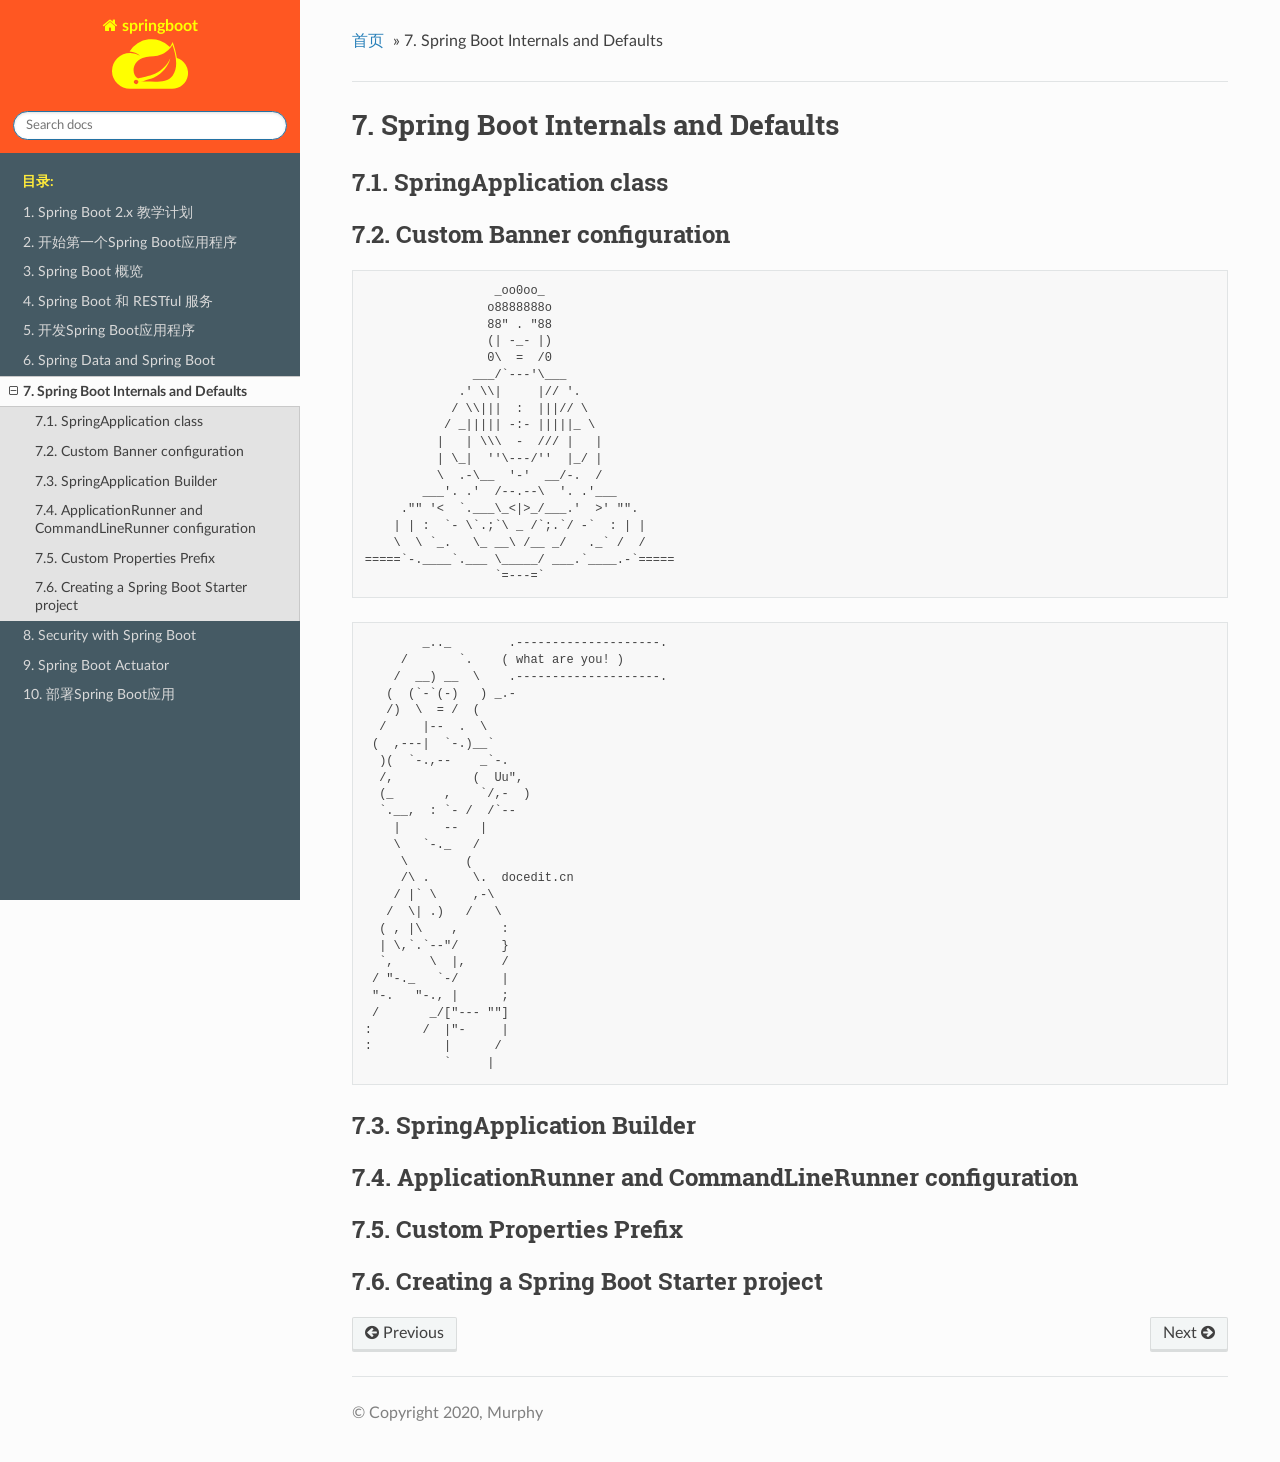
<file: docs/pages/internal.html>
<!DOCTYPE html>
<!--[if IE 8]><html class="no-js lt-ie9" lang="en" > <![endif]-->
<!--[if gt IE 8]><!--> <html class="no-js" lang="en" > <!--<![endif]-->
<head>
  <meta charset="utf-8">
  
  <meta name="viewport" content="width=device-width, initial-scale=1.0">
  
  <title>7. Spring Boot Internals and Defaults</title>
  

  
  
    <link rel="shortcut icon" href="../_static/favicon.ico"/>
  
  
  

  
  <script type="text/javascript" src="../_static/js/modernizr.min.js"></script>
  
    
      <script type="text/javascript" id="documentation_options" data-url_root="../" src="../_static/documentation_options.js"></script>
        <script src="../_static/jquery.js"></script>
        <script src="../_static/underscore.js"></script>
        <script src="../_static/doctools.js"></script>
        <script src="../_static/language_data.js"></script>
    
    <script type="text/javascript" src="../_static/js/theme.js"></script>

    

  
  <link rel="stylesheet" href="../_static/css/theme.css" type="text/css" />
  <link rel="stylesheet" href="../_static/pygments.css" type="text/css" />
  <link rel="stylesheet" href="../_static/css/custom.css" type="text/css" />
    <link rel="index" title="Index" href="../genindex.html" />
    <link rel="search" title="Search" href="../search.html" />
    <link rel="next" title="8. Security with Spring Boot" href="security.html" />
    <link rel="prev" title="6. Spring Data and Spring Boot" href="springdata.html" /> 
</head>

<body class="wy-body-for-nav">

   
  <div class="wy-grid-for-nav">
    
    <nav data-toggle="wy-nav-shift" class="wy-nav-side">
      <div class="wy-side-scroll">
        <div class="wy-side-nav-search" >
          

          
            <a href="../index.html" class="icon icon-home"> springboot
          

          
            
            <img src="../_static/icon-Spring-Cloud.svg" class="logo" alt="Logo"/>
          
          </a>

          
            
            
          

          
<div role="search">
  <form id="rtd-search-form" class="wy-form" action="../search.html" method="get">
    <input type="text" name="q" placeholder="Search docs" />
    <input type="hidden" name="check_keywords" value="yes" />
    <input type="hidden" name="area" value="default" />
  </form>
</div>

          
        </div>

        <div class="wy-menu wy-menu-vertical" data-spy="affix" role="navigation" aria-label="main navigation">
          
            
            
              
            
            
              <p class="caption"><span class="caption-text">目录:</span></p>
<ul class="current">
<li class="toctree-l1"><a class="reference internal" href="plan.html">1. Spring Boot 2.x 教学计划</a></li>
<li class="toctree-l1"><a class="reference internal" href="first.html">2. 开始第一个Spring Boot应用程序</a></li>
<li class="toctree-l1"><a class="reference internal" href="di.html">3. Spring Boot 概览</a></li>
<li class="toctree-l1"><a class="reference internal" href="restful.html">4. Spring Boot 和 RESTful 服务</a></li>
<li class="toctree-l1"><a class="reference internal" href="mvc.html">5. 开发Spring Boot应用程序</a></li>
<li class="toctree-l1"><a class="reference internal" href="springdata.html">6. Spring Data and Spring Boot</a></li>
<li class="toctree-l1 current"><a class="current reference internal" href="#">7. Spring Boot Internals and Defaults</a><ul>
<li class="toctree-l2"><a class="reference internal" href="#springapplication-class">7.1. SpringApplication class</a></li>
<li class="toctree-l2"><a class="reference internal" href="#custom-banner-configuration">7.2. Custom Banner configuration</a></li>
<li class="toctree-l2"><a class="reference internal" href="#springapplication-builder">7.3. SpringApplication Builder</a></li>
<li class="toctree-l2"><a class="reference internal" href="#applicationrunner-and-commandlinerunner-configuration">7.4. ApplicationRunner and CommandLineRunner configuration</a></li>
<li class="toctree-l2"><a class="reference internal" href="#custom-properties-prefix">7.5. Custom Properties Prefix</a></li>
<li class="toctree-l2"><a class="reference internal" href="#creating-a-spring-boot-starter-project">7.6. Creating a Spring Boot Starter project</a></li>
</ul>
</li>
<li class="toctree-l1"><a class="reference internal" href="security.html">8. Security with Spring Boot</a></li>
<li class="toctree-l1"><a class="reference internal" href="actuator.html">9. Spring Boot Actuator</a></li>
<li class="toctree-l1"><a class="reference internal" href="deploy.html">10. 部署Spring Boot应用</a></li>
</ul>

            
          
        </div>
      </div>
    </nav>

    <section data-toggle="wy-nav-shift" class="wy-nav-content-wrap">

      
      <nav class="wy-nav-top" aria-label="top navigation">
        
          <i data-toggle="wy-nav-top" class="fa fa-bars"></i>
          <a href="../index.html">springboot</a>
        
      </nav>


      <div class="wy-nav-content">
        
        <div class="rst-content">
        
          















<div role="navigation" aria-label="breadcrumbs navigation">

  <ul class="wy-breadcrumbs">
    
      <li><a href="../index.html">首页</a> &raquo;</li>
        
      <li><span class="section-number">7. </span>Spring Boot Internals and Defaults</li>
    
    
      <li class="wy-breadcrumbs-aside">
        
            
        
      </li>
    
  </ul>

  
  <hr/>
</div>
          <div role="main" class="document" itemscope="itemscope" itemtype="http://schema.org/Article">
           <div itemprop="articleBody">
            
  <div class="section" id="spring-boot-internals-and-defaults">
<h1><span class="section-number">7. </span>Spring Boot Internals and Defaults<a class="headerlink" href="#spring-boot-internals-and-defaults" title="Permalink to this headline">¶</a></h1>
<div class="section" id="springapplication-class">
<h2><span class="section-number">7.1. </span>SpringApplication class<a class="headerlink" href="#springapplication-class" title="Permalink to this headline">¶</a></h2>
</div>
<div class="section" id="custom-banner-configuration">
<h2><span class="section-number">7.2. </span>Custom Banner configuration<a class="headerlink" href="#custom-banner-configuration" title="Permalink to this headline">¶</a></h2>
<div class="highlight-text notranslate"><div class="highlight"><pre><span></span>                  _oo0oo_
                 o8888888o
                 88&quot; . &quot;88
                 (| -_- |)
                 0\  =  /0
               ___/`---&#39;\___
             .&#39; \\|     |// &#39;.
            / \\|||  :  |||// \
           / _||||| -:- |||||_ \
          |   | \\\  -  /// |   |
          | \_|  &#39;&#39;\---/&#39;&#39;  |_/ |
          \  .-\__  &#39;-&#39;  __/-.  /
        ___&#39;. .&#39;  /--.--\  &#39;. .&#39;___
     .&quot;&quot; &#39;&lt;  `.___\_&lt;|&gt;_/___.&#39;  &gt;&#39; &quot;&quot;.
    | | :  `- \`.;`\ _ /`;.`/ -`  : | |
    \  \ `_.   \_ __\ /__ _/   ._` /  /
=====`-.____`.___ \_____/ ___.`____.-`=====
                  `=---=`
</pre></div>
</div>
<div class="highlight-text notranslate"><div class="highlight"><pre><span></span>        _.._        .--------------------.
     /       `.    ( what are you! )
    /  __) __  \    .--------------------.
   (  (`-`(-)   ) _.-
   /)  \  = /  (
  /     |--  .  \
 (  ,---|  `-.)__`
  )(  `-.,--    _`-.
  /,           (  Uu&quot;,
  (_       ,    `/,-  )
  `.__,  : `- /  /`--
    |      --   |
    \   `-._   /
     \        (
     /\ .      \.  docedit.cn
    / |` \     ,-\
   /  \| .)   /   \
  ( , |\    ,      :
  | \,`.`--&quot;/      }
  `,     \  |,     /
 / &quot;-._   `-/      |
 &quot;-.   &quot;-., |      ;
 /       _/[&quot;--- &quot;&quot;]
:       /  |&quot;-     |
:          |      /
           `     |
</pre></div>
</div>
</div>
<div class="section" id="springapplication-builder">
<h2><span class="section-number">7.3. </span>SpringApplication Builder<a class="headerlink" href="#springapplication-builder" title="Permalink to this headline">¶</a></h2>
</div>
<div class="section" id="applicationrunner-and-commandlinerunner-configuration">
<h2><span class="section-number">7.4. </span>ApplicationRunner and CommandLineRunner configuration<a class="headerlink" href="#applicationrunner-and-commandlinerunner-configuration" title="Permalink to this headline">¶</a></h2>
</div>
<div class="section" id="custom-properties-prefix">
<h2><span class="section-number">7.5. </span>Custom Properties Prefix<a class="headerlink" href="#custom-properties-prefix" title="Permalink to this headline">¶</a></h2>
</div>
<div class="section" id="creating-a-spring-boot-starter-project">
<h2><span class="section-number">7.6. </span>Creating a Spring Boot Starter project<a class="headerlink" href="#creating-a-spring-boot-starter-project" title="Permalink to this headline">¶</a></h2>
</div>
</div>


           </div>
           
          </div>
          <footer>
  
    <div class="rst-footer-buttons" role="navigation" aria-label="footer navigation">
      
        <a href="security.html" class="btn btn-neutral float-right" title="8. Security with Spring Boot" accesskey="n" rel="next">Next <span class="fa fa-arrow-circle-right"></span></a>
      
      
        <a href="springdata.html" class="btn btn-neutral float-left" title="6. Spring Data and Spring Boot" accesskey="p" rel="prev"><span class="fa fa-arrow-circle-left"></span> Previous</a>
      
    </div>
  

  <hr/>

  <div role="contentinfo">
    <p>
        &copy; Copyright 2020, Murphy

    </p>
  </div> 

</footer>

        </div>
      </div>

    </section>

  </div>
  


  <script type="text/javascript">
      jQuery(function () {
          SphinxRtdTheme.Navigation.enable(true);
      });
  </script>

  
  
    
   

</body>
</html>
</file>
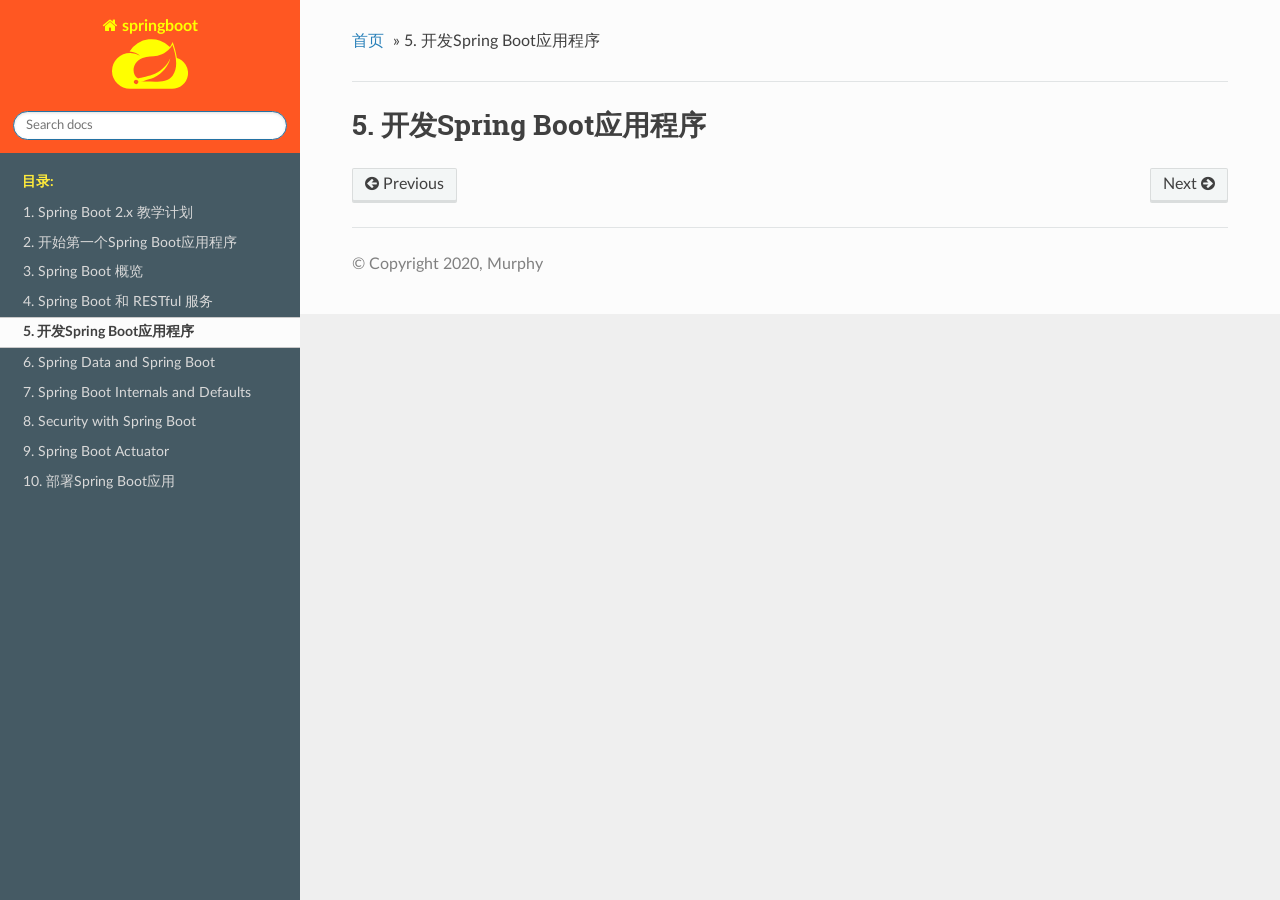
<file: docs/pages/mvc.html>
<!DOCTYPE html>
<!--[if IE 8]><html class="no-js lt-ie9" lang="en" > <![endif]-->
<!--[if gt IE 8]><!--> <html class="no-js" lang="en" > <!--<![endif]-->
<head>
  <meta charset="utf-8">
  
  <meta name="viewport" content="width=device-width, initial-scale=1.0">
  
  <title>5. 开发Spring Boot应用程序</title>
  

  
  
    <link rel="shortcut icon" href="../_static/favicon.ico"/>
  
  
  

  
  <script type="text/javascript" src="../_static/js/modernizr.min.js"></script>
  
    
      <script type="text/javascript" id="documentation_options" data-url_root="../" src="../_static/documentation_options.js"></script>
        <script src="../_static/jquery.js"></script>
        <script src="../_static/underscore.js"></script>
        <script src="../_static/doctools.js"></script>
        <script src="../_static/language_data.js"></script>
    
    <script type="text/javascript" src="../_static/js/theme.js"></script>

    

  
  <link rel="stylesheet" href="../_static/css/theme.css" type="text/css" />
  <link rel="stylesheet" href="../_static/pygments.css" type="text/css" />
  <link rel="stylesheet" href="../_static/css/custom.css" type="text/css" />
    <link rel="index" title="Index" href="../genindex.html" />
    <link rel="search" title="Search" href="../search.html" />
    <link rel="next" title="6. Spring Data and Spring Boot" href="springdata.html" />
    <link rel="prev" title="4. Spring Boot 和 RESTful 服务" href="restful.html" /> 
</head>

<body class="wy-body-for-nav">

   
  <div class="wy-grid-for-nav">
    
    <nav data-toggle="wy-nav-shift" class="wy-nav-side">
      <div class="wy-side-scroll">
        <div class="wy-side-nav-search" >
          

          
            <a href="../index.html" class="icon icon-home"> springboot
          

          
            
            <img src="../_static/icon-Spring-Cloud.svg" class="logo" alt="Logo"/>
          
          </a>

          
            
            
          

          
<div role="search">
  <form id="rtd-search-form" class="wy-form" action="../search.html" method="get">
    <input type="text" name="q" placeholder="Search docs" />
    <input type="hidden" name="check_keywords" value="yes" />
    <input type="hidden" name="area" value="default" />
  </form>
</div>

          
        </div>

        <div class="wy-menu wy-menu-vertical" data-spy="affix" role="navigation" aria-label="main navigation">
          
            
            
              
            
            
              <p class="caption"><span class="caption-text">目录:</span></p>
<ul class="current">
<li class="toctree-l1"><a class="reference internal" href="plan.html">1. Spring Boot 2.x 教学计划</a></li>
<li class="toctree-l1"><a class="reference internal" href="first.html">2. 开始第一个Spring Boot应用程序</a></li>
<li class="toctree-l1"><a class="reference internal" href="di.html">3. Spring Boot 概览</a></li>
<li class="toctree-l1"><a class="reference internal" href="restful.html">4. Spring Boot 和 RESTful 服务</a></li>
<li class="toctree-l1 current"><a class="current reference internal" href="#">5. 开发Spring Boot应用程序</a></li>
<li class="toctree-l1"><a class="reference internal" href="springdata.html">6. Spring Data and Spring Boot</a></li>
<li class="toctree-l1"><a class="reference internal" href="internal.html">7. Spring Boot Internals and Defaults</a></li>
<li class="toctree-l1"><a class="reference internal" href="security.html">8. Security with Spring Boot</a></li>
<li class="toctree-l1"><a class="reference internal" href="actuator.html">9. Spring Boot Actuator</a></li>
<li class="toctree-l1"><a class="reference internal" href="deploy.html">10. 部署Spring Boot应用</a></li>
</ul>

            
          
        </div>
      </div>
    </nav>

    <section data-toggle="wy-nav-shift" class="wy-nav-content-wrap">

      
      <nav class="wy-nav-top" aria-label="top navigation">
        
          <i data-toggle="wy-nav-top" class="fa fa-bars"></i>
          <a href="../index.html">springboot</a>
        
      </nav>


      <div class="wy-nav-content">
        
        <div class="rst-content">
        
          















<div role="navigation" aria-label="breadcrumbs navigation">

  <ul class="wy-breadcrumbs">
    
      <li><a href="../index.html">首页</a> &raquo;</li>
        
      <li><span class="section-number">5. </span>开发Spring Boot应用程序</li>
    
    
      <li class="wy-breadcrumbs-aside">
        
            
        
      </li>
    
  </ul>

  
  <hr/>
</div>
          <div role="main" class="document" itemscope="itemscope" itemtype="http://schema.org/Article">
           <div itemprop="articleBody">
            
  <div class="section" id="spring-boot">
<h1><span class="section-number">5. </span>开发Spring Boot应用程序<a class="headerlink" href="#spring-boot" title="Permalink to this headline">¶</a></h1>
</div>


           </div>
           
          </div>
          <footer>
  
    <div class="rst-footer-buttons" role="navigation" aria-label="footer navigation">
      
        <a href="springdata.html" class="btn btn-neutral float-right" title="6. Spring Data and Spring Boot" accesskey="n" rel="next">Next <span class="fa fa-arrow-circle-right"></span></a>
      
      
        <a href="restful.html" class="btn btn-neutral float-left" title="4. Spring Boot 和 RESTful 服务" accesskey="p" rel="prev"><span class="fa fa-arrow-circle-left"></span> Previous</a>
      
    </div>
  

  <hr/>

  <div role="contentinfo">
    <p>
        &copy; Copyright 2020, Murphy

    </p>
  </div> 

</footer>

        </div>
      </div>

    </section>

  </div>
  


  <script type="text/javascript">
      jQuery(function () {
          SphinxRtdTheme.Navigation.enable(true);
      });
  </script>

  
  
    
   

</body>
</html>
</file>
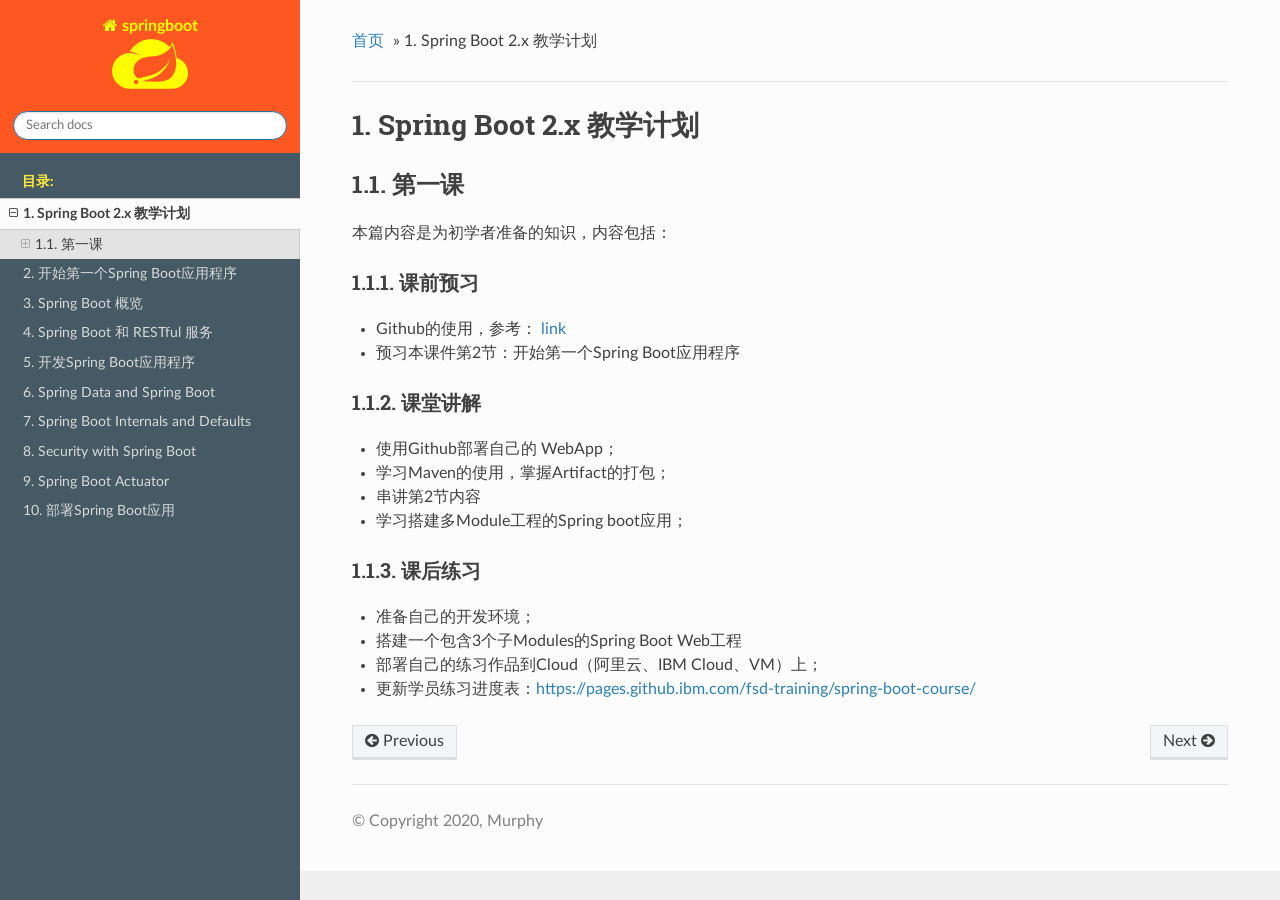
<file: docs/pages/plan.html>
<!DOCTYPE html>
<!--[if IE 8]><html class="no-js lt-ie9" lang="en" > <![endif]-->
<!--[if gt IE 8]><!--> <html class="no-js" lang="en" > <!--<![endif]-->
<head>
  <meta charset="utf-8">
  
  <meta name="viewport" content="width=device-width, initial-scale=1.0">
  
  <title>1. Spring Boot 2.x 教学计划</title>
  

  
  
    <link rel="shortcut icon" href="../_static/favicon.ico"/>
  
  
  

  
  <script type="text/javascript" src="../_static/js/modernizr.min.js"></script>
  
    
      <script type="text/javascript" id="documentation_options" data-url_root="../" src="../_static/documentation_options.js"></script>
        <script src="../_static/jquery.js"></script>
        <script src="../_static/underscore.js"></script>
        <script src="../_static/doctools.js"></script>
        <script src="../_static/language_data.js"></script>
    
    <script type="text/javascript" src="../_static/js/theme.js"></script>

    

  
  <link rel="stylesheet" href="../_static/css/theme.css" type="text/css" />
  <link rel="stylesheet" href="../_static/pygments.css" type="text/css" />
  <link rel="stylesheet" href="../_static/css/custom.css" type="text/css" />
    <link rel="index" title="Index" href="../genindex.html" />
    <link rel="search" title="Search" href="../search.html" />
    <link rel="next" title="2. 开始第一个Spring Boot应用程序" href="first.html" />
    <link rel="prev" title="Spring Boot 2.x 学习" href="../index.html" /> 
</head>

<body class="wy-body-for-nav">

   
  <div class="wy-grid-for-nav">
    
    <nav data-toggle="wy-nav-shift" class="wy-nav-side">
      <div class="wy-side-scroll">
        <div class="wy-side-nav-search" >
          

          
            <a href="../index.html" class="icon icon-home"> springboot
          

          
            
            <img src="../_static/icon-Spring-Cloud.svg" class="logo" alt="Logo"/>
          
          </a>

          
            
            
          

          
<div role="search">
  <form id="rtd-search-form" class="wy-form" action="../search.html" method="get">
    <input type="text" name="q" placeholder="Search docs" />
    <input type="hidden" name="check_keywords" value="yes" />
    <input type="hidden" name="area" value="default" />
  </form>
</div>

          
        </div>

        <div class="wy-menu wy-menu-vertical" data-spy="affix" role="navigation" aria-label="main navigation">
          
            
            
              
            
            
              <p class="caption"><span class="caption-text">目录:</span></p>
<ul class="current">
<li class="toctree-l1 current"><a class="current reference internal" href="#">1. Spring Boot 2.x 教学计划</a><ul>
<li class="toctree-l2"><a class="reference internal" href="#id1">1.1. 第一课</a><ul>
<li class="toctree-l3"><a class="reference internal" href="#id2">1.1.1. 课前预习</a></li>
<li class="toctree-l3"><a class="reference internal" href="#id3">1.1.2. 课堂讲解</a></li>
<li class="toctree-l3"><a class="reference internal" href="#id4">1.1.3. 课后练习</a></li>
</ul>
</li>
</ul>
</li>
<li class="toctree-l1"><a class="reference internal" href="first.html">2. 开始第一个Spring Boot应用程序</a></li>
<li class="toctree-l1"><a class="reference internal" href="di.html">3. Spring Boot 概览</a></li>
<li class="toctree-l1"><a class="reference internal" href="restful.html">4. Spring Boot 和 RESTful 服务</a></li>
<li class="toctree-l1"><a class="reference internal" href="mvc.html">5. 开发Spring Boot应用程序</a></li>
<li class="toctree-l1"><a class="reference internal" href="springdata.html">6. Spring Data and Spring Boot</a></li>
<li class="toctree-l1"><a class="reference internal" href="internal.html">7. Spring Boot Internals and Defaults</a></li>
<li class="toctree-l1"><a class="reference internal" href="security.html">8. Security with Spring Boot</a></li>
<li class="toctree-l1"><a class="reference internal" href="actuator.html">9. Spring Boot Actuator</a></li>
<li class="toctree-l1"><a class="reference internal" href="deploy.html">10. 部署Spring Boot应用</a></li>
</ul>

            
          
        </div>
      </div>
    </nav>

    <section data-toggle="wy-nav-shift" class="wy-nav-content-wrap">

      
      <nav class="wy-nav-top" aria-label="top navigation">
        
          <i data-toggle="wy-nav-top" class="fa fa-bars"></i>
          <a href="../index.html">springboot</a>
        
      </nav>


      <div class="wy-nav-content">
        
        <div class="rst-content">
        
          















<div role="navigation" aria-label="breadcrumbs navigation">

  <ul class="wy-breadcrumbs">
    
      <li><a href="../index.html">首页</a> &raquo;</li>
        
      <li><span class="section-number">1. </span>Spring Boot 2.x 教学计划</li>
    
    
      <li class="wy-breadcrumbs-aside">
        
            
        
      </li>
    
  </ul>

  
  <hr/>
</div>
          <div role="main" class="document" itemscope="itemscope" itemtype="http://schema.org/Article">
           <div itemprop="articleBody">
            
  <div class="section" id="spring-boot-2-x">
<h1><span class="section-number">1. </span>Spring Boot 2.x 教学计划<a class="headerlink" href="#spring-boot-2-x" title="Permalink to this headline">¶</a></h1>
<div class="section" id="id1">
<h2><span class="section-number">1.1. </span>第一课<a class="headerlink" href="#id1" title="Permalink to this headline">¶</a></h2>
<p>本篇内容是为初学者准备的知识，内容包括：</p>
<div class="section" id="id2">
<h3><span class="section-number">1.1.1. </span>课前预习<a class="headerlink" href="#id2" title="Permalink to this headline">¶</a></h3>
<ul class="simple">
<li><p>Github的使用，参考： <a class="reference external" href="https://pages.github.ibm.com/lanzejun/h5/pages/github.html">link</a></p></li>
<li><p>预习本课件第2节：开始第一个Spring Boot应用程序</p></li>
</ul>
</div>
<div class="section" id="id3">
<h3><span class="section-number">1.1.2. </span>课堂讲解<a class="headerlink" href="#id3" title="Permalink to this headline">¶</a></h3>
<ul class="simple">
<li><p>使用Github部署自己的 WebApp；</p></li>
<li><p>学习Maven的使用，掌握Artifact的打包；</p></li>
<li><p>串讲第2节内容</p></li>
<li><p>学习搭建多Module工程的Spring boot应用；</p></li>
</ul>
</div>
<div class="section" id="id4">
<h3><span class="section-number">1.1.3. </span>课后练习<a class="headerlink" href="#id4" title="Permalink to this headline">¶</a></h3>
<ul class="simple">
<li><p>准备自己的开发环境；</p></li>
<li><p>搭建一个包含3个子Modules的Spring Boot Web工程</p></li>
<li><p>部署自己的练习作品到Cloud（阿里云、IBM Cloud、VM）上；</p></li>
<li><p>更新学员练习进度表：<a class="reference external" href="https://pages.github.ibm.com/fsd-training/spring-boot-course/">https://pages.github.ibm.com/fsd-training/spring-boot-course/</a></p></li>
</ul>
</div>
</div>
</div>


           </div>
           
          </div>
          <footer>
  
    <div class="rst-footer-buttons" role="navigation" aria-label="footer navigation">
      
        <a href="first.html" class="btn btn-neutral float-right" title="2. 开始第一个Spring Boot应用程序" accesskey="n" rel="next">Next <span class="fa fa-arrow-circle-right"></span></a>
      
      
        <a href="../index.html" class="btn btn-neutral float-left" title="Spring Boot 2.x 学习" accesskey="p" rel="prev"><span class="fa fa-arrow-circle-left"></span> Previous</a>
      
    </div>
  

  <hr/>

  <div role="contentinfo">
    <p>
        &copy; Copyright 2020, Murphy

    </p>
  </div> 

</footer>

        </div>
      </div>

    </section>

  </div>
  


  <script type="text/javascript">
      jQuery(function () {
          SphinxRtdTheme.Navigation.enable(true);
      });
  </script>

  
  
    
   

</body>
</html>
</file>
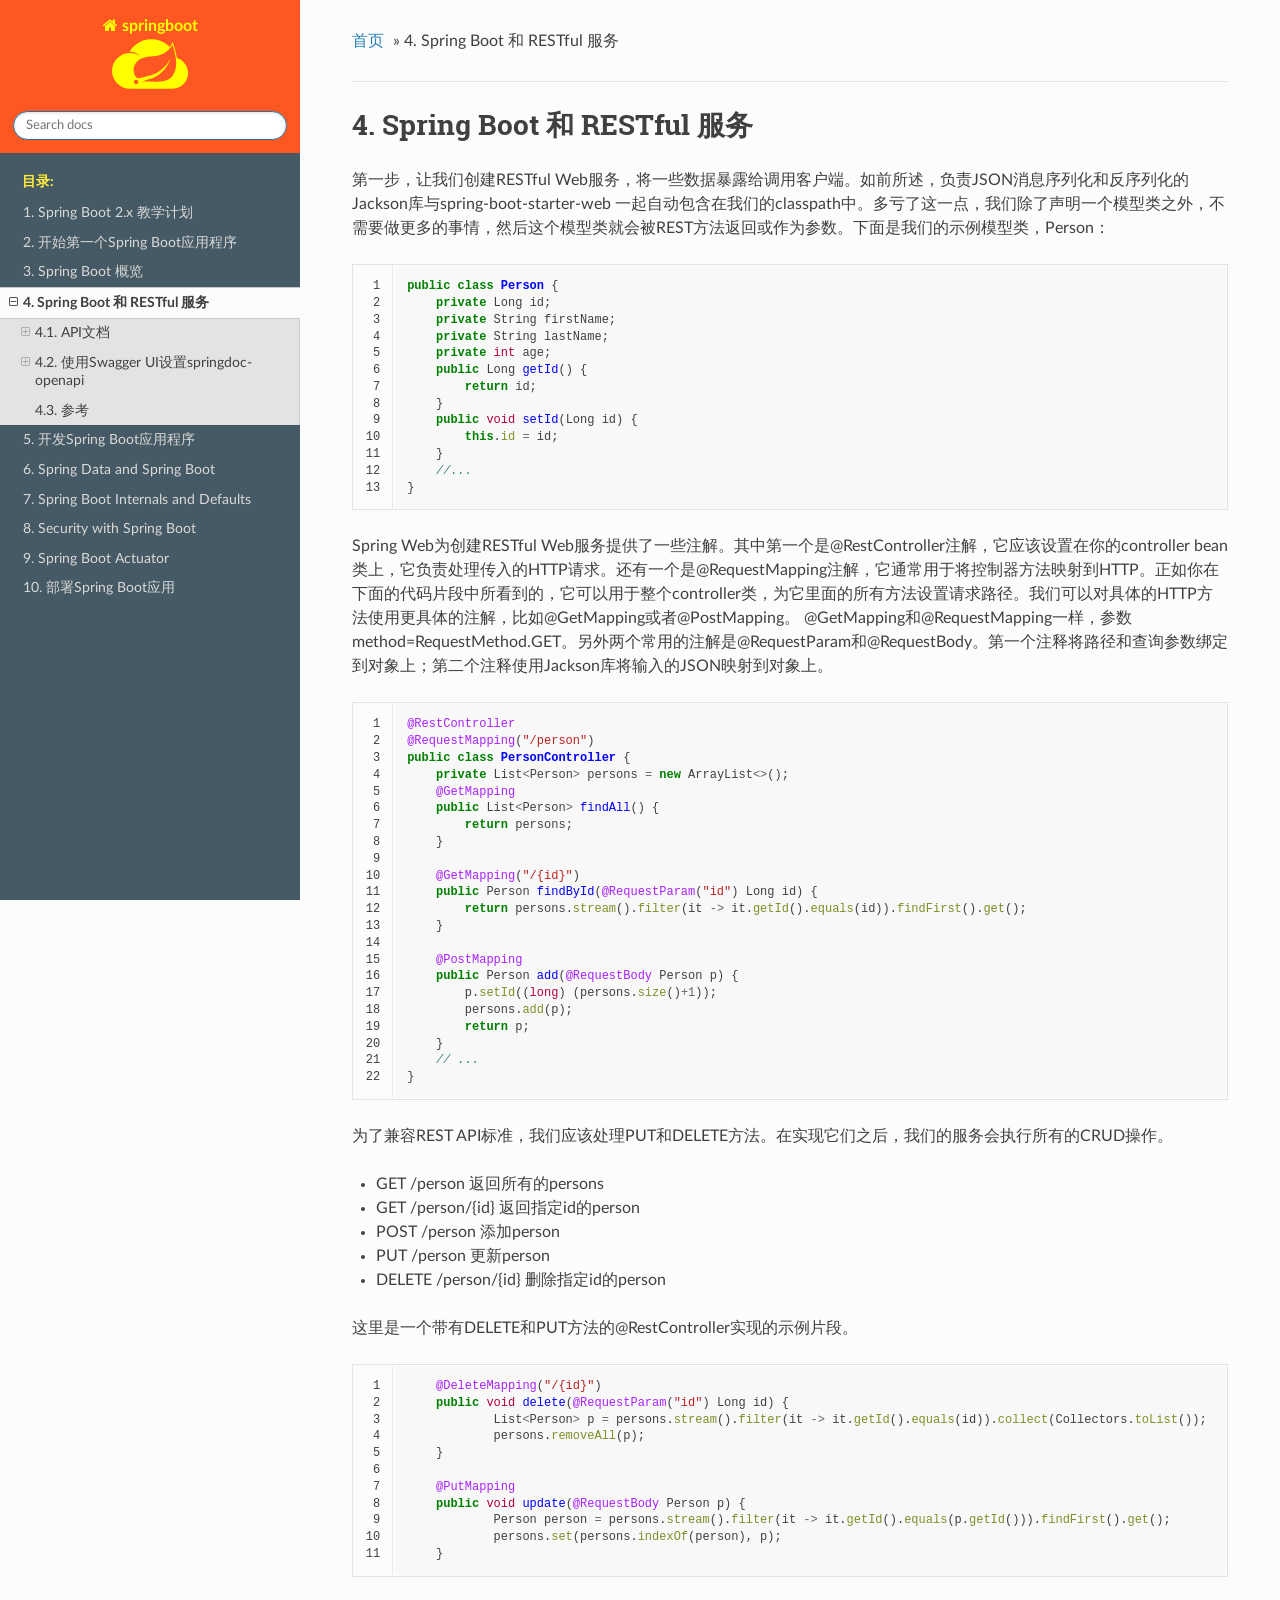
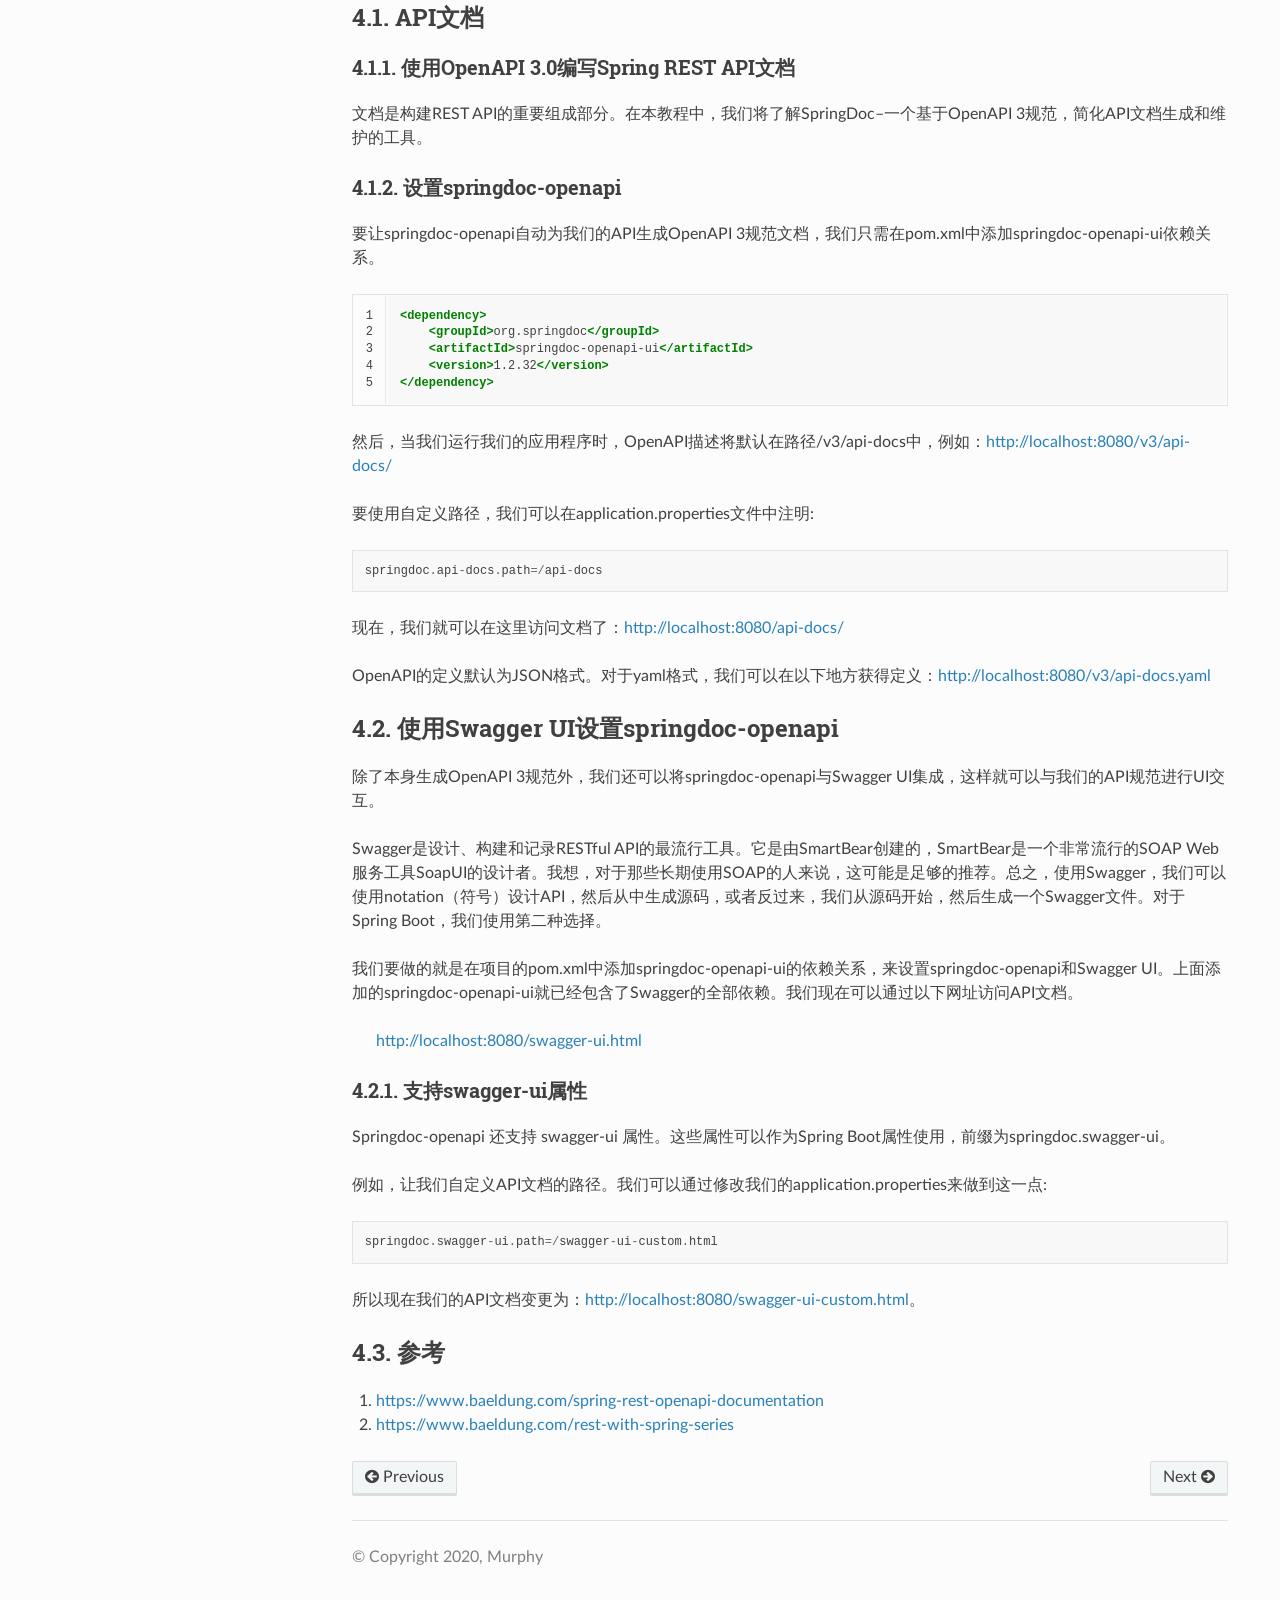
<file: docs/pages/restful.html>
<!DOCTYPE html>
<!--[if IE 8]><html class="no-js lt-ie9" lang="en" > <![endif]-->
<!--[if gt IE 8]><!--> <html class="no-js" lang="en" > <!--<![endif]-->
<head>
  <meta charset="utf-8">
  
  <meta name="viewport" content="width=device-width, initial-scale=1.0">
  
  <title>4. Spring Boot 和 RESTful 服务</title>
  

  
  
    <link rel="shortcut icon" href="../_static/favicon.ico"/>
  
  
  

  
  <script type="text/javascript" src="../_static/js/modernizr.min.js"></script>
  
    
      <script type="text/javascript" id="documentation_options" data-url_root="../" src="../_static/documentation_options.js"></script>
        <script src="../_static/jquery.js"></script>
        <script src="../_static/underscore.js"></script>
        <script src="../_static/doctools.js"></script>
        <script src="../_static/language_data.js"></script>
    
    <script type="text/javascript" src="../_static/js/theme.js"></script>

    

  
  <link rel="stylesheet" href="../_static/css/theme.css" type="text/css" />
  <link rel="stylesheet" href="../_static/pygments.css" type="text/css" />
  <link rel="stylesheet" href="../_static/css/custom.css" type="text/css" />
    <link rel="index" title="Index" href="../genindex.html" />
    <link rel="search" title="Search" href="../search.html" />
    <link rel="next" title="5. 开发Spring Boot应用程序" href="mvc.html" />
    <link rel="prev" title="3. Spring Boot 概览" href="di.html" /> 
</head>

<body class="wy-body-for-nav">

   
  <div class="wy-grid-for-nav">
    
    <nav data-toggle="wy-nav-shift" class="wy-nav-side">
      <div class="wy-side-scroll">
        <div class="wy-side-nav-search" >
          

          
            <a href="../index.html" class="icon icon-home"> springboot
          

          
            
            <img src="../_static/icon-Spring-Cloud.svg" class="logo" alt="Logo"/>
          
          </a>

          
            
            
          

          
<div role="search">
  <form id="rtd-search-form" class="wy-form" action="../search.html" method="get">
    <input type="text" name="q" placeholder="Search docs" />
    <input type="hidden" name="check_keywords" value="yes" />
    <input type="hidden" name="area" value="default" />
  </form>
</div>

          
        </div>

        <div class="wy-menu wy-menu-vertical" data-spy="affix" role="navigation" aria-label="main navigation">
          
            
            
              
            
            
              <p class="caption"><span class="caption-text">目录:</span></p>
<ul class="current">
<li class="toctree-l1"><a class="reference internal" href="plan.html">1. Spring Boot 2.x 教学计划</a></li>
<li class="toctree-l1"><a class="reference internal" href="first.html">2. 开始第一个Spring Boot应用程序</a></li>
<li class="toctree-l1"><a class="reference internal" href="di.html">3. Spring Boot 概览</a></li>
<li class="toctree-l1 current"><a class="current reference internal" href="#">4. Spring Boot 和 RESTful 服务</a><ul>
<li class="toctree-l2"><a class="reference internal" href="#api">4.1. API文档</a><ul>
<li class="toctree-l3"><a class="reference internal" href="#openapi-3-0spring-rest-api">4.1.1. 使用OpenAPI 3.0编写Spring REST API文档</a></li>
<li class="toctree-l3"><a class="reference internal" href="#springdoc-openapi">4.1.2. 设置springdoc-openapi</a></li>
</ul>
</li>
<li class="toctree-l2"><a class="reference internal" href="#swagger-uispringdoc-openapi">4.2. 使用Swagger UI设置springdoc-openapi</a><ul>
<li class="toctree-l3"><a class="reference internal" href="#swagger-ui">4.2.1. 支持swagger-ui属性</a></li>
</ul>
</li>
<li class="toctree-l2"><a class="reference internal" href="#id1">4.3. 参考</a></li>
</ul>
</li>
<li class="toctree-l1"><a class="reference internal" href="mvc.html">5. 开发Spring Boot应用程序</a></li>
<li class="toctree-l1"><a class="reference internal" href="springdata.html">6. Spring Data and Spring Boot</a></li>
<li class="toctree-l1"><a class="reference internal" href="internal.html">7. Spring Boot Internals and Defaults</a></li>
<li class="toctree-l1"><a class="reference internal" href="security.html">8. Security with Spring Boot</a></li>
<li class="toctree-l1"><a class="reference internal" href="actuator.html">9. Spring Boot Actuator</a></li>
<li class="toctree-l1"><a class="reference internal" href="deploy.html">10. 部署Spring Boot应用</a></li>
</ul>

            
          
        </div>
      </div>
    </nav>

    <section data-toggle="wy-nav-shift" class="wy-nav-content-wrap">

      
      <nav class="wy-nav-top" aria-label="top navigation">
        
          <i data-toggle="wy-nav-top" class="fa fa-bars"></i>
          <a href="../index.html">springboot</a>
        
      </nav>


      <div class="wy-nav-content">
        
        <div class="rst-content">
        
          















<div role="navigation" aria-label="breadcrumbs navigation">

  <ul class="wy-breadcrumbs">
    
      <li><a href="../index.html">首页</a> &raquo;</li>
        
      <li><span class="section-number">4. </span>Spring Boot 和 RESTful 服务</li>
    
    
      <li class="wy-breadcrumbs-aside">
        
            
        
      </li>
    
  </ul>

  
  <hr/>
</div>
          <div role="main" class="document" itemscope="itemscope" itemtype="http://schema.org/Article">
           <div itemprop="articleBody">
            
  <div class="section" id="spring-boot-restful">
<h1><span class="section-number">4. </span>Spring Boot 和 RESTful 服务<a class="headerlink" href="#spring-boot-restful" title="Permalink to this headline">¶</a></h1>
<p>第一步，让我们创建RESTful Web服务，将一些数据暴露给调用客户端。如前所述，负责JSON消息序列化和反序列化的Jackson库与spring-boot-starter-web 一起自动包含在我们的classpath中。多亏了这一点，我们除了声明一个模型类之外，不需要做更多的事情，然后这个模型类就会被REST方法返回或作为参数。下面是我们的示例模型类，Person：</p>
<div class="highlight-java notranslate"><table class="highlighttable"><tr><td class="linenos"><div class="linenodiv"><pre> 1
 2
 3
 4
 5
 6
 7
 8
 9
10
11
12
13</pre></div></td><td class="code"><div class="highlight"><pre><span></span><span class="kd">public</span> <span class="kd">class</span> <span class="nc">Person</span> <span class="p">{</span>
    <span class="kd">private</span> <span class="n">Long</span> <span class="n">id</span><span class="p">;</span>
    <span class="kd">private</span> <span class="n">String</span> <span class="n">firstName</span><span class="p">;</span>
    <span class="kd">private</span> <span class="n">String</span> <span class="n">lastName</span><span class="p">;</span>
    <span class="kd">private</span> <span class="kt">int</span> <span class="n">age</span><span class="p">;</span>
    <span class="kd">public</span> <span class="n">Long</span> <span class="nf">getId</span><span class="p">()</span> <span class="p">{</span>
        <span class="k">return</span> <span class="n">id</span><span class="p">;</span>
    <span class="p">}</span>
    <span class="kd">public</span> <span class="kt">void</span> <span class="nf">setId</span><span class="p">(</span><span class="n">Long</span> <span class="n">id</span><span class="p">)</span> <span class="p">{</span>
        <span class="k">this</span><span class="p">.</span><span class="na">id</span> <span class="o">=</span> <span class="n">id</span><span class="p">;</span>
    <span class="p">}</span>
    <span class="c1">//...</span>
<span class="p">}</span>
</pre></div>
</td></tr></table></div>
<p>Spring Web为创建RESTful Web服务提供了一些注解。其中第一个是&#64;RestController注解，它应该设置在你的controller bean类上，它负责处理传入的HTTP请求。还有一个是&#64;RequestMapping注解，它通常用于将控制器方法映射到HTTP。正如你在下面的代码片段中所看到的，它可以用于整个controller类，为它里面的所有方法设置请求路径。我们可以对具体的HTTP方法使用更具体的注解，比如&#64;GetMapping或者&#64;PostMapping。
&#64;GetMapping和&#64;RequestMapping一样，参数method=RequestMethod.GET。另外两个常用的注解是&#64;RequestParam和&#64;RequestBody。第一个注释将路径和查询参数绑定到对象上；第二个注释使用Jackson库将输入的JSON映射到对象上。</p>
<div class="highlight-java notranslate"><table class="highlighttable"><tr><td class="linenos"><div class="linenodiv"><pre> 1
 2
 3
 4
 5
 6
 7
 8
 9
10
11
12
13
14
15
16
17
18
19
20
21
22</pre></div></td><td class="code"><div class="highlight"><pre><span></span><span class="nd">@RestController</span>
<span class="nd">@RequestMapping</span><span class="p">(</span><span class="s">&quot;/person&quot;</span><span class="p">)</span>
<span class="kd">public</span> <span class="kd">class</span> <span class="nc">PersonController</span> <span class="p">{</span>
    <span class="kd">private</span> <span class="n">List</span><span class="o">&lt;</span><span class="n">Person</span><span class="o">&gt;</span> <span class="n">persons</span> <span class="o">=</span> <span class="k">new</span> <span class="n">ArrayList</span><span class="o">&lt;&gt;</span><span class="p">();</span>
    <span class="nd">@GetMapping</span>
    <span class="kd">public</span> <span class="n">List</span><span class="o">&lt;</span><span class="n">Person</span><span class="o">&gt;</span> <span class="nf">findAll</span><span class="p">()</span> <span class="p">{</span>
        <span class="k">return</span> <span class="n">persons</span><span class="p">;</span>
    <span class="p">}</span>

    <span class="nd">@GetMapping</span><span class="p">(</span><span class="s">&quot;/{id}&quot;</span><span class="p">)</span>
    <span class="kd">public</span> <span class="n">Person</span> <span class="nf">findById</span><span class="p">(</span><span class="nd">@RequestParam</span><span class="p">(</span><span class="s">&quot;id&quot;</span><span class="p">)</span> <span class="n">Long</span> <span class="n">id</span><span class="p">)</span> <span class="p">{</span>
        <span class="k">return</span> <span class="n">persons</span><span class="p">.</span><span class="na">stream</span><span class="p">().</span><span class="na">filter</span><span class="p">(</span><span class="n">it</span> <span class="o">-&gt;</span> <span class="n">it</span><span class="p">.</span><span class="na">getId</span><span class="p">().</span><span class="na">equals</span><span class="p">(</span><span class="n">id</span><span class="p">)).</span><span class="na">findFirst</span><span class="p">().</span><span class="na">get</span><span class="p">();</span>
    <span class="p">}</span>

    <span class="nd">@PostMapping</span>
    <span class="kd">public</span> <span class="n">Person</span> <span class="nf">add</span><span class="p">(</span><span class="nd">@RequestBody</span> <span class="n">Person</span> <span class="n">p</span><span class="p">)</span> <span class="p">{</span>
        <span class="n">p</span><span class="p">.</span><span class="na">setId</span><span class="p">((</span><span class="kt">long</span><span class="p">)</span> <span class="p">(</span><span class="n">persons</span><span class="p">.</span><span class="na">size</span><span class="p">()</span><span class="o">+</span><span class="mi">1</span><span class="p">));</span>
        <span class="n">persons</span><span class="p">.</span><span class="na">add</span><span class="p">(</span><span class="n">p</span><span class="p">);</span>
        <span class="k">return</span> <span class="n">p</span><span class="p">;</span>
    <span class="p">}</span>
    <span class="c1">// ...</span>
<span class="p">}</span>
</pre></div>
</td></tr></table></div>
<p>为了兼容REST API标准，我们应该处理PUT和DELETE方法。在实现它们之后，我们的服务会执行所有的CRUD操作。</p>
<ul class="simple">
<li><p>GET   /person 返回所有的persons</p></li>
<li><p>GET   /person/{id}  返回指定id的person</p></li>
<li><p>POST  /person 添加person</p></li>
<li><p>PUT   /person 更新person</p></li>
<li><p>DELETE    /person/{id}    删除指定id的person</p></li>
</ul>
<p>这里是一个带有DELETE和PUT方法的&#64;RestController实现的示例片段。</p>
<div class="highlight-java notranslate"><table class="highlighttable"><tr><td class="linenos"><div class="linenodiv"><pre> 1
 2
 3
 4
 5
 6
 7
 8
 9
10
11</pre></div></td><td class="code"><div class="highlight"><pre><span></span>    <span class="nd">@DeleteMapping</span><span class="p">(</span><span class="s">&quot;/{id}&quot;</span><span class="p">)</span>
    <span class="kd">public</span> <span class="kt">void</span> <span class="nf">delete</span><span class="p">(</span><span class="nd">@RequestParam</span><span class="p">(</span><span class="s">&quot;id&quot;</span><span class="p">)</span> <span class="n">Long</span> <span class="n">id</span><span class="p">)</span> <span class="p">{</span>
            <span class="n">List</span><span class="o">&lt;</span><span class="n">Person</span><span class="o">&gt;</span> <span class="n">p</span> <span class="o">=</span> <span class="n">persons</span><span class="p">.</span><span class="na">stream</span><span class="p">().</span><span class="na">filter</span><span class="p">(</span><span class="n">it</span> <span class="o">-&gt;</span> <span class="n">it</span><span class="p">.</span><span class="na">getId</span><span class="p">().</span><span class="na">equals</span><span class="p">(</span><span class="n">id</span><span class="p">)).</span><span class="na">collect</span><span class="p">(</span><span class="n">Collectors</span><span class="p">.</span><span class="na">toList</span><span class="p">());</span>
            <span class="n">persons</span><span class="p">.</span><span class="na">removeAll</span><span class="p">(</span><span class="n">p</span><span class="p">);</span>
    <span class="p">}</span>

    <span class="nd">@PutMapping</span>
    <span class="kd">public</span> <span class="kt">void</span> <span class="nf">update</span><span class="p">(</span><span class="nd">@RequestBody</span> <span class="n">Person</span> <span class="n">p</span><span class="p">)</span> <span class="p">{</span>
            <span class="n">Person</span> <span class="n">person</span> <span class="o">=</span> <span class="n">persons</span><span class="p">.</span><span class="na">stream</span><span class="p">().</span><span class="na">filter</span><span class="p">(</span><span class="n">it</span> <span class="o">-&gt;</span> <span class="n">it</span><span class="p">.</span><span class="na">getId</span><span class="p">().</span><span class="na">equals</span><span class="p">(</span><span class="n">p</span><span class="p">.</span><span class="na">getId</span><span class="p">())).</span><span class="na">findFirst</span><span class="p">().</span><span class="na">get</span><span class="p">();</span>
            <span class="n">persons</span><span class="p">.</span><span class="na">set</span><span class="p">(</span><span class="n">persons</span><span class="p">.</span><span class="na">indexOf</span><span class="p">(</span><span class="n">person</span><span class="p">),</span> <span class="n">p</span><span class="p">);</span>
    <span class="p">}</span>
</pre></div>
</td></tr></table></div>
<div class="section" id="api">
<h2><span class="section-number">4.1. </span>API文档<a class="headerlink" href="#api" title="Permalink to this headline">¶</a></h2>
<div class="section" id="openapi-3-0spring-rest-api">
<h3><span class="section-number">4.1.1. </span>使用OpenAPI 3.0编写Spring REST API文档<a class="headerlink" href="#openapi-3-0spring-rest-api" title="Permalink to this headline">¶</a></h3>
<p>文档是构建REST API的重要组成部分。在本教程中，我们将了解SpringDoc–一个基于OpenAPI 3规范，简化API文档生成和维护的工具。</p>
</div>
<div class="section" id="springdoc-openapi">
<h3><span class="section-number">4.1.2. </span>设置springdoc-openapi<a class="headerlink" href="#springdoc-openapi" title="Permalink to this headline">¶</a></h3>
<p>要让springdoc-openapi自动为我们的API生成OpenAPI 3规范文档，我们只需在pom.xml中添加springdoc-openapi-ui依赖关系。</p>
<div class="highlight-xml notranslate"><table class="highlighttable"><tr><td class="linenos"><div class="linenodiv"><pre>1
2
3
4
5</pre></div></td><td class="code"><div class="highlight"><pre><span></span><span class="nt">&lt;dependency&gt;</span>
    <span class="nt">&lt;groupId&gt;</span>org.springdoc<span class="nt">&lt;/groupId&gt;</span>
    <span class="nt">&lt;artifactId&gt;</span>springdoc-openapi-ui<span class="nt">&lt;/artifactId&gt;</span>
    <span class="nt">&lt;version&gt;</span>1.2.32<span class="nt">&lt;/version&gt;</span>
<span class="nt">&lt;/dependency&gt;</span>
</pre></div>
</td></tr></table></div>
<p>然后，当我们运行我们的应用程序时，OpenAPI描述将默认在路径/v3/api-docs中，例如：<a class="reference external" href="http://localhost:8080/v3/api-docs/">http://localhost:8080/v3/api-docs/</a></p>
<p>要使用自定义路径，我们可以在application.properties文件中注明:</p>
<div class="highlight-default notranslate"><div class="highlight"><pre><span></span><span class="n">springdoc</span><span class="o">.</span><span class="n">api</span><span class="o">-</span><span class="n">docs</span><span class="o">.</span><span class="n">path</span><span class="o">=/</span><span class="n">api</span><span class="o">-</span><span class="n">docs</span>
</pre></div>
</div>
<p>现在，我们就可以在这里访问文档了：<a class="reference external" href="http://localhost:8080/api-docs/">http://localhost:8080/api-docs/</a></p>
<p>OpenAPI的定义默认为JSON格式。对于yaml格式，我们可以在以下地方获得定义：<a class="reference external" href="http://localhost:8080/v3/api-docs.yaml">http://localhost:8080/v3/api-docs.yaml</a></p>
</div>
</div>
<div class="section" id="swagger-uispringdoc-openapi">
<h2><span class="section-number">4.2. </span>使用Swagger UI设置springdoc-openapi<a class="headerlink" href="#swagger-uispringdoc-openapi" title="Permalink to this headline">¶</a></h2>
<p>除了本身生成OpenAPI 3规范外，我们还可以将springdoc-openapi与Swagger UI集成，这样就可以与我们的API规范进行UI交互。</p>
<p>Swagger是设计、构建和记录RESTful API的最流行工具。它是由SmartBear创建的，SmartBear是一个非常流行的SOAP Web服务工具SoapUI的设计者。我想，对于那些长期使用SOAP的人来说，这可能是足够的推荐。总之，使用Swagger，我们可以使用notation（符号）设计API，然后从中生成源码，或者反过来，我们从源码开始，然后生成一个Swagger文件。对于Spring Boot，我们使用第二种选择。</p>
<p>我们要做的就是在项目的pom.xml中添加springdoc-openapi-ui的依赖关系，来设置springdoc-openapi和Swagger UI。上面添加的springdoc-openapi-ui就已经包含了Swagger的全部依赖。我们现在可以通过以下网址访问API文档。</p>
<blockquote>
<div><p><a class="reference external" href="http://localhost:8080/swagger-ui.html">http://localhost:8080/swagger-ui.html</a></p>
</div></blockquote>
<div class="section" id="swagger-ui">
<h3><span class="section-number">4.2.1. </span>支持swagger-ui属性<a class="headerlink" href="#swagger-ui" title="Permalink to this headline">¶</a></h3>
<p>Springdoc-openapi 还支持 swagger-ui 属性。这些属性可以作为Spring Boot属性使用，前缀为springdoc.swagger-ui。</p>
<p>例如，让我们自定义API文档的路径。我们可以通过修改我们的application.properties来做到这一点:</p>
<div class="highlight-default notranslate"><div class="highlight"><pre><span></span><span class="n">springdoc</span><span class="o">.</span><span class="n">swagger</span><span class="o">-</span><span class="n">ui</span><span class="o">.</span><span class="n">path</span><span class="o">=/</span><span class="n">swagger</span><span class="o">-</span><span class="n">ui</span><span class="o">-</span><span class="n">custom</span><span class="o">.</span><span class="n">html</span>
</pre></div>
</div>
<p>所以现在我们的API文档变更为：<a class="reference external" href="http://localhost:8080/swagger-ui-custom.html">http://localhost:8080/swagger-ui-custom.html</a>。</p>
</div>
</div>
<div class="section" id="id1">
<h2><span class="section-number">4.3. </span>参考<a class="headerlink" href="#id1" title="Permalink to this headline">¶</a></h2>
<ol class="arabic simple">
<li><p><a class="reference external" href="https://www.baeldung.com/spring-rest-openapi-documentation">https://www.baeldung.com/spring-rest-openapi-documentation</a></p></li>
<li><p><a class="reference external" href="https://www.baeldung.com/rest-with-spring-series">https://www.baeldung.com/rest-with-spring-series</a></p></li>
</ol>
</div>
</div>


           </div>
           
          </div>
          <footer>
  
    <div class="rst-footer-buttons" role="navigation" aria-label="footer navigation">
      
        <a href="mvc.html" class="btn btn-neutral float-right" title="5. 开发Spring Boot应用程序" accesskey="n" rel="next">Next <span class="fa fa-arrow-circle-right"></span></a>
      
      
        <a href="di.html" class="btn btn-neutral float-left" title="3. Spring Boot 概览" accesskey="p" rel="prev"><span class="fa fa-arrow-circle-left"></span> Previous</a>
      
    </div>
  

  <hr/>

  <div role="contentinfo">
    <p>
        &copy; Copyright 2020, Murphy

    </p>
  </div> 

</footer>

        </div>
      </div>

    </section>

  </div>
  


  <script type="text/javascript">
      jQuery(function () {
          SphinxRtdTheme.Navigation.enable(true);
      });
  </script>

  
  
    
   

</body>
</html>
</file>
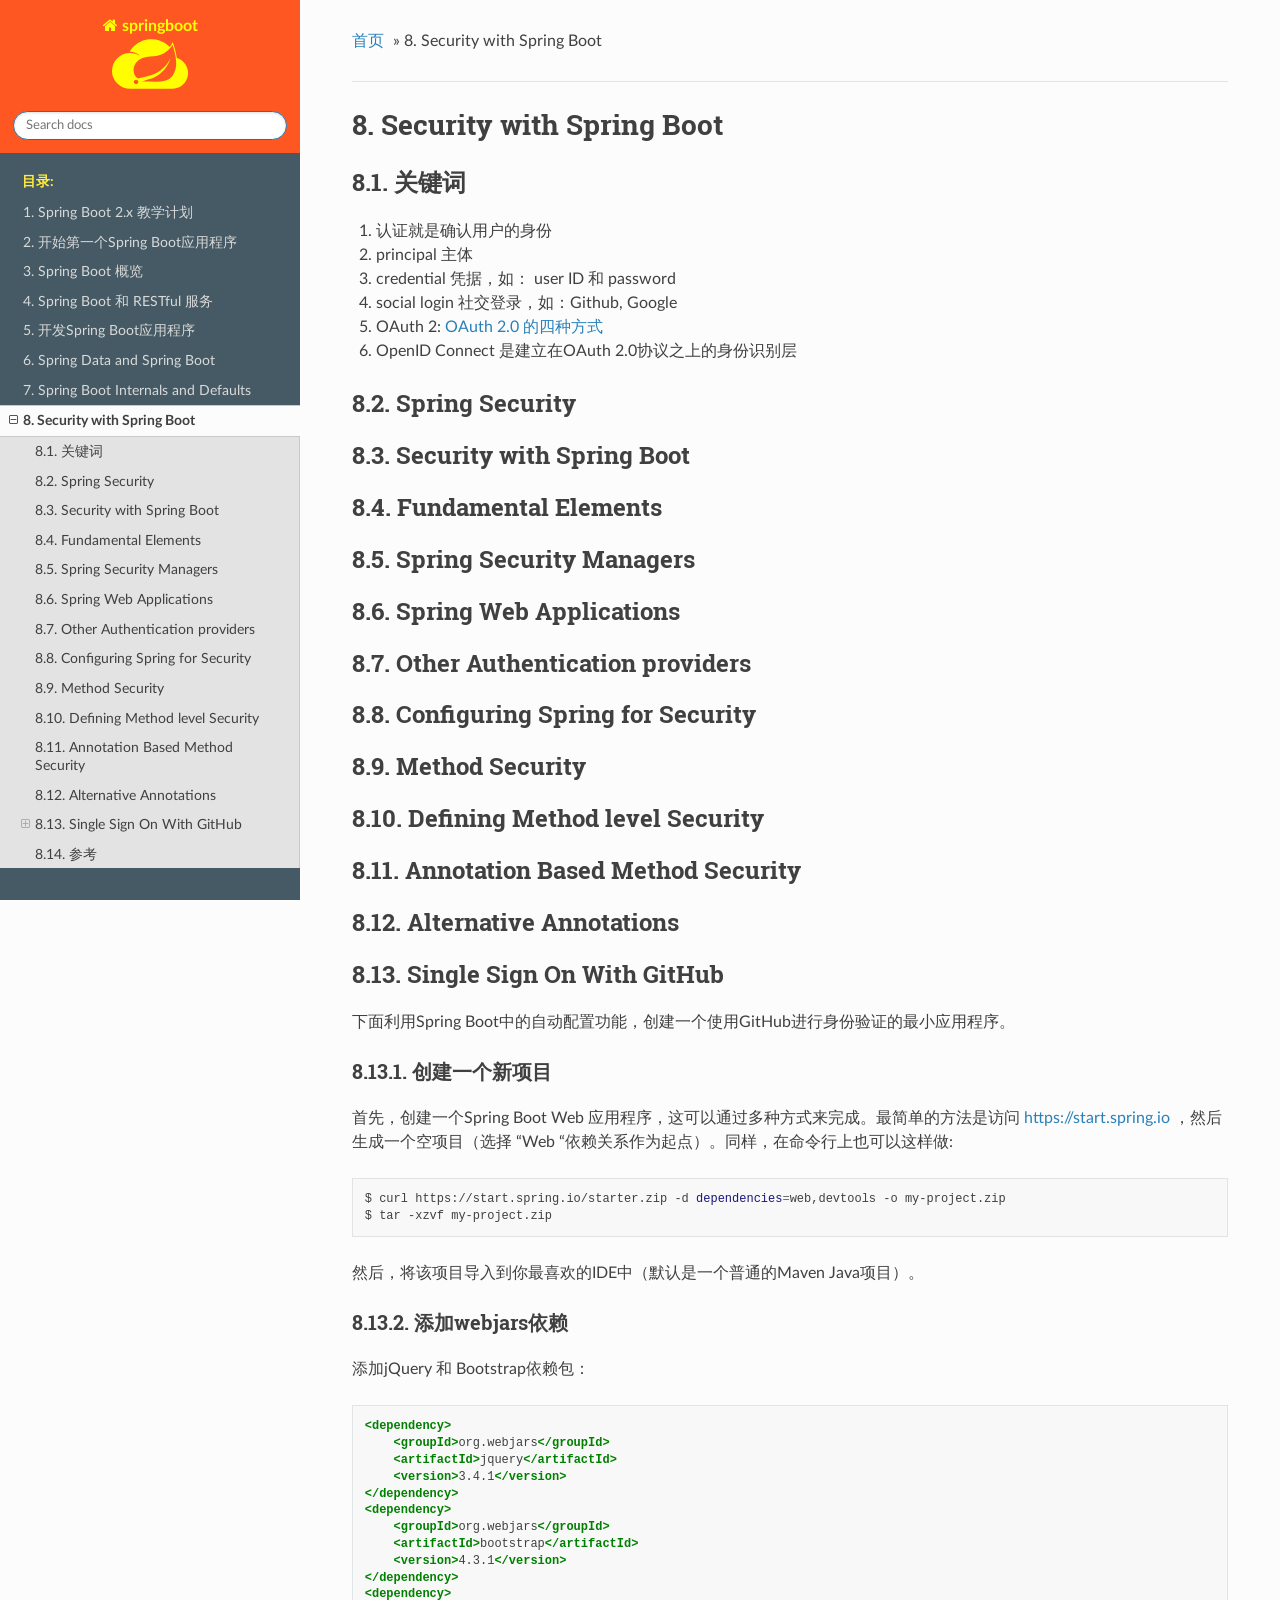
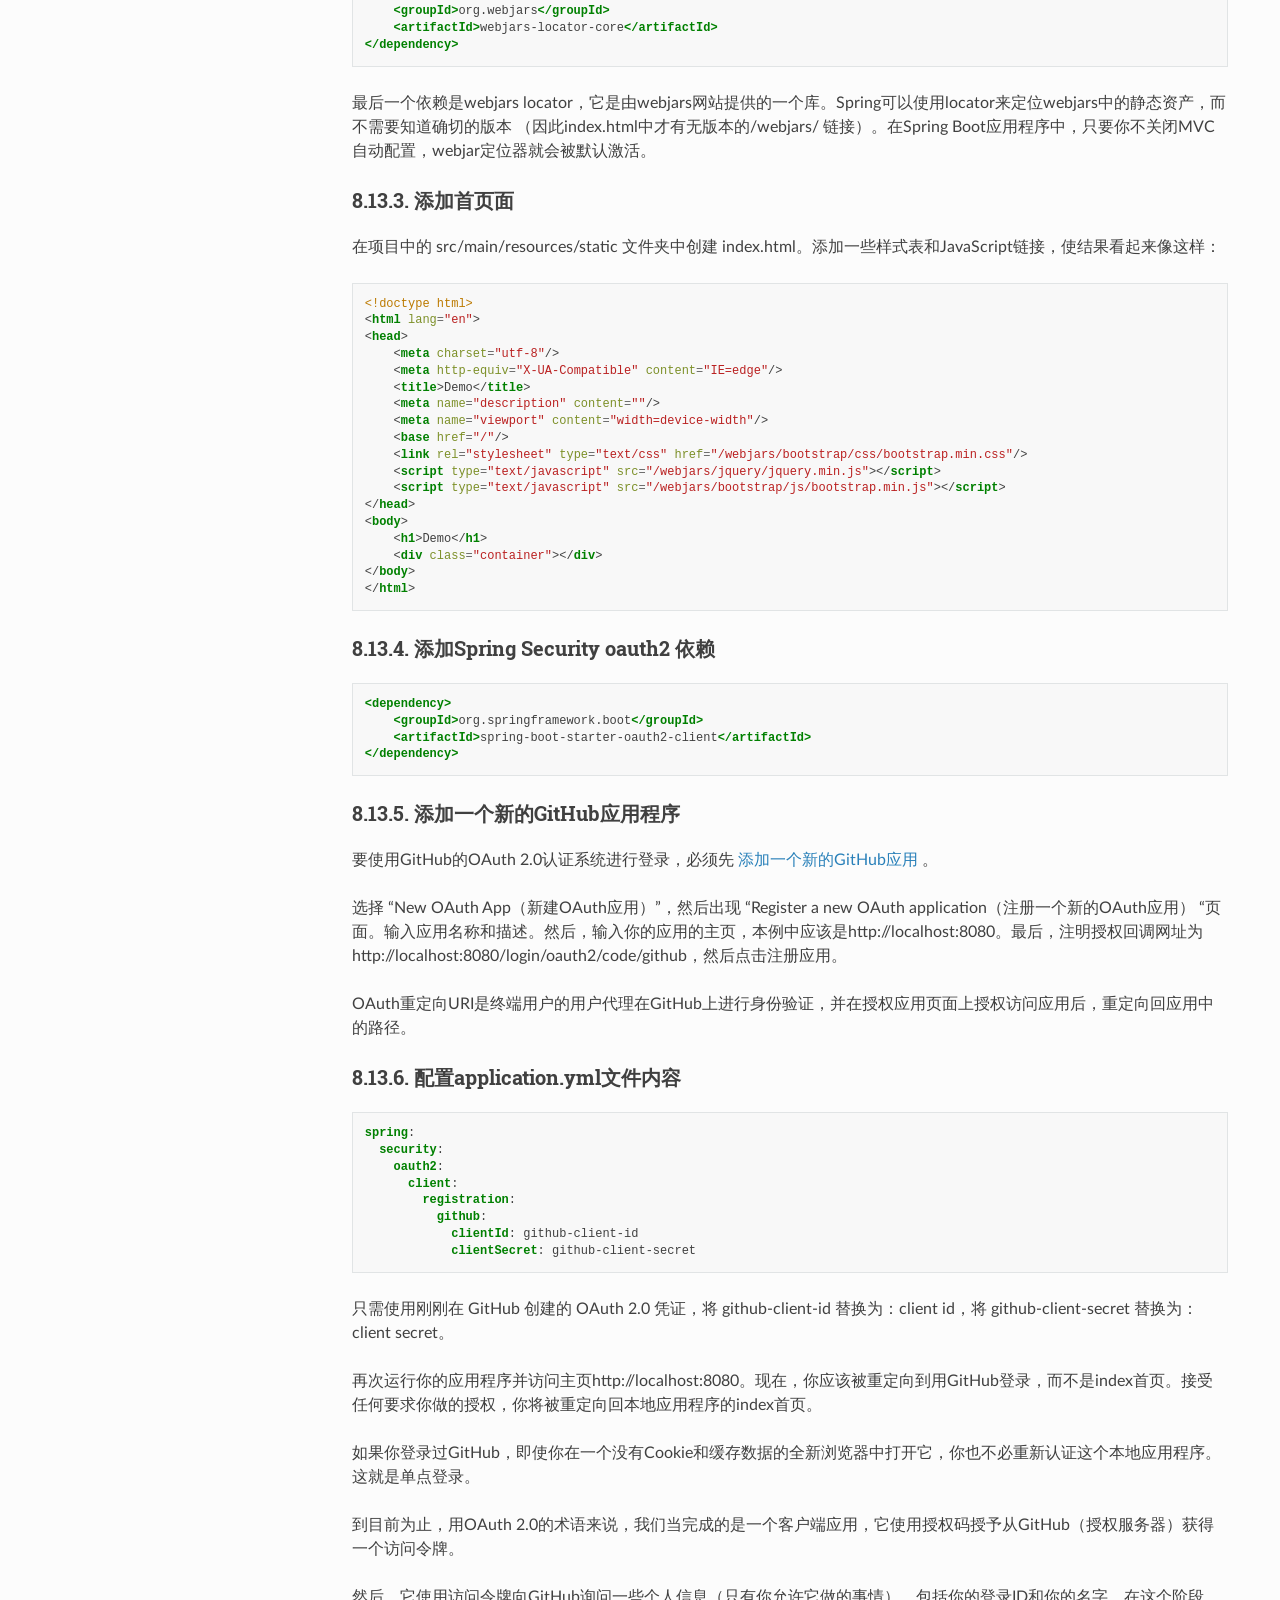
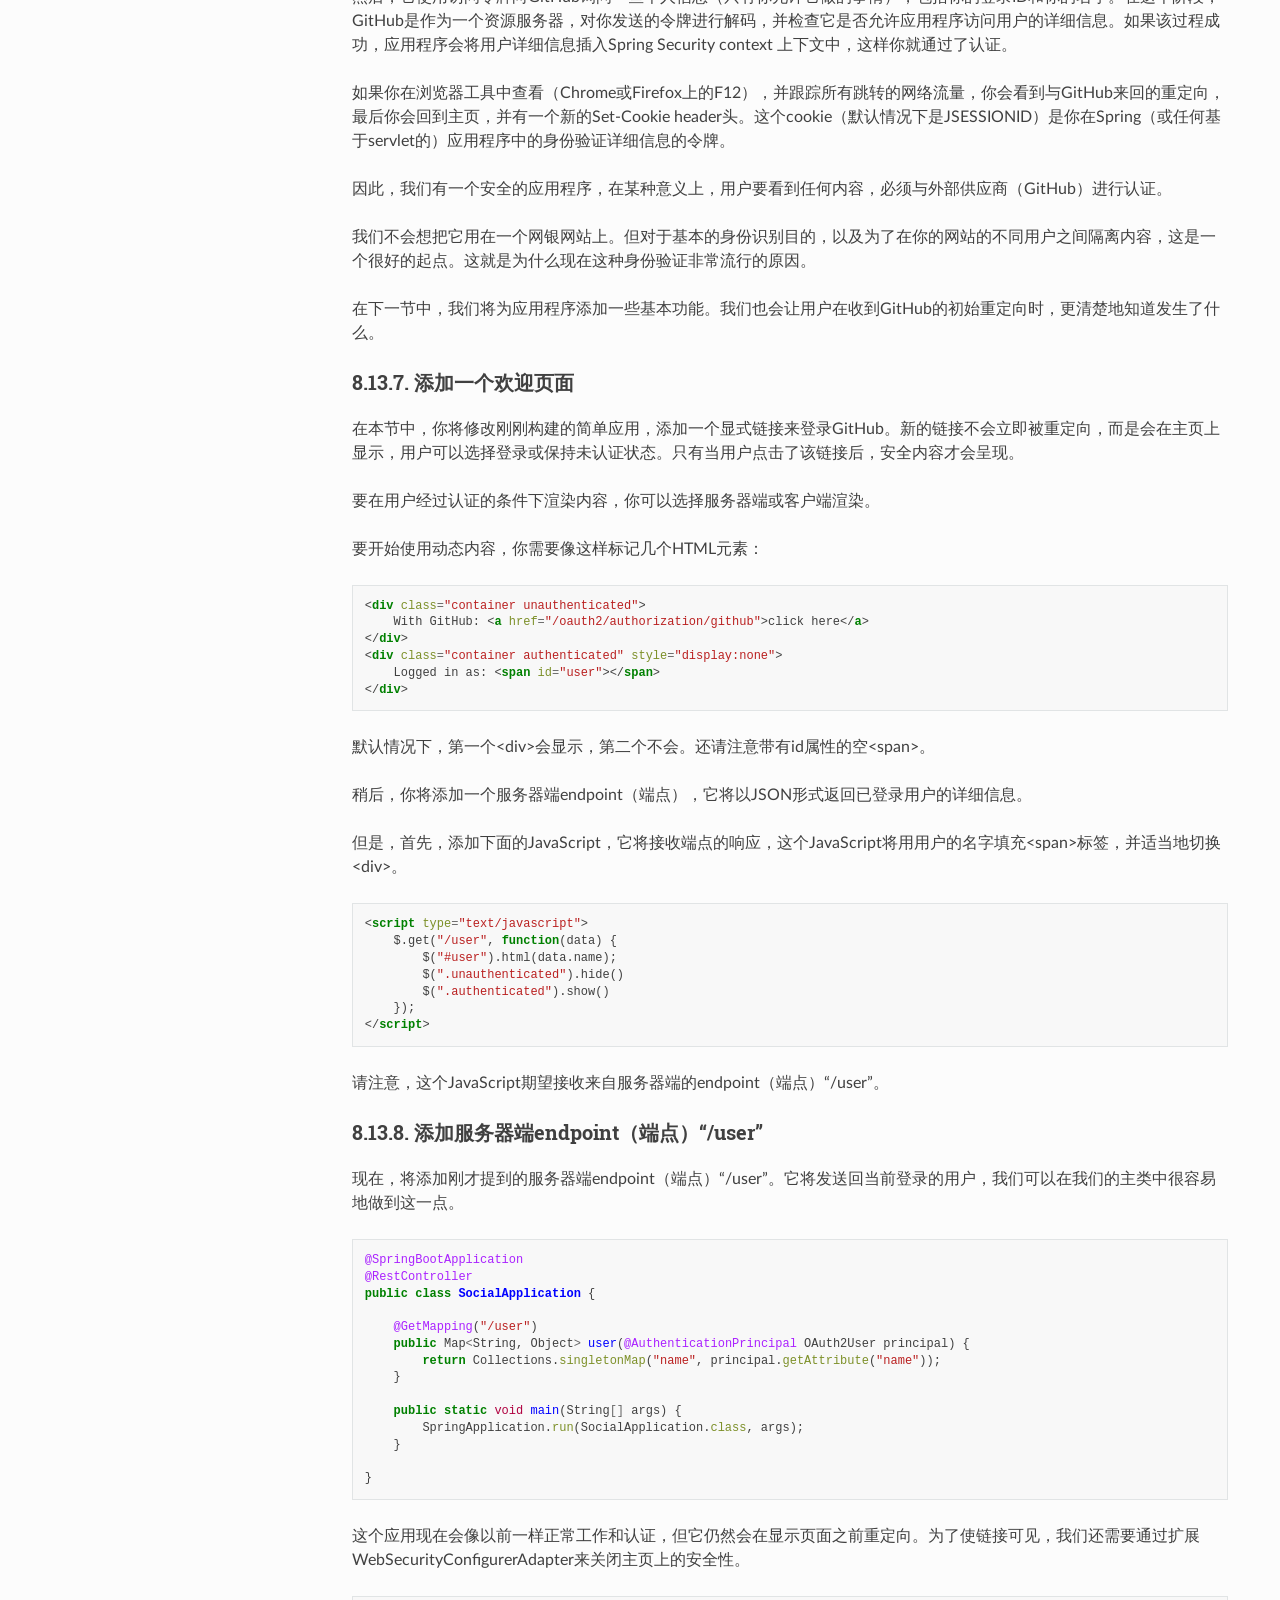
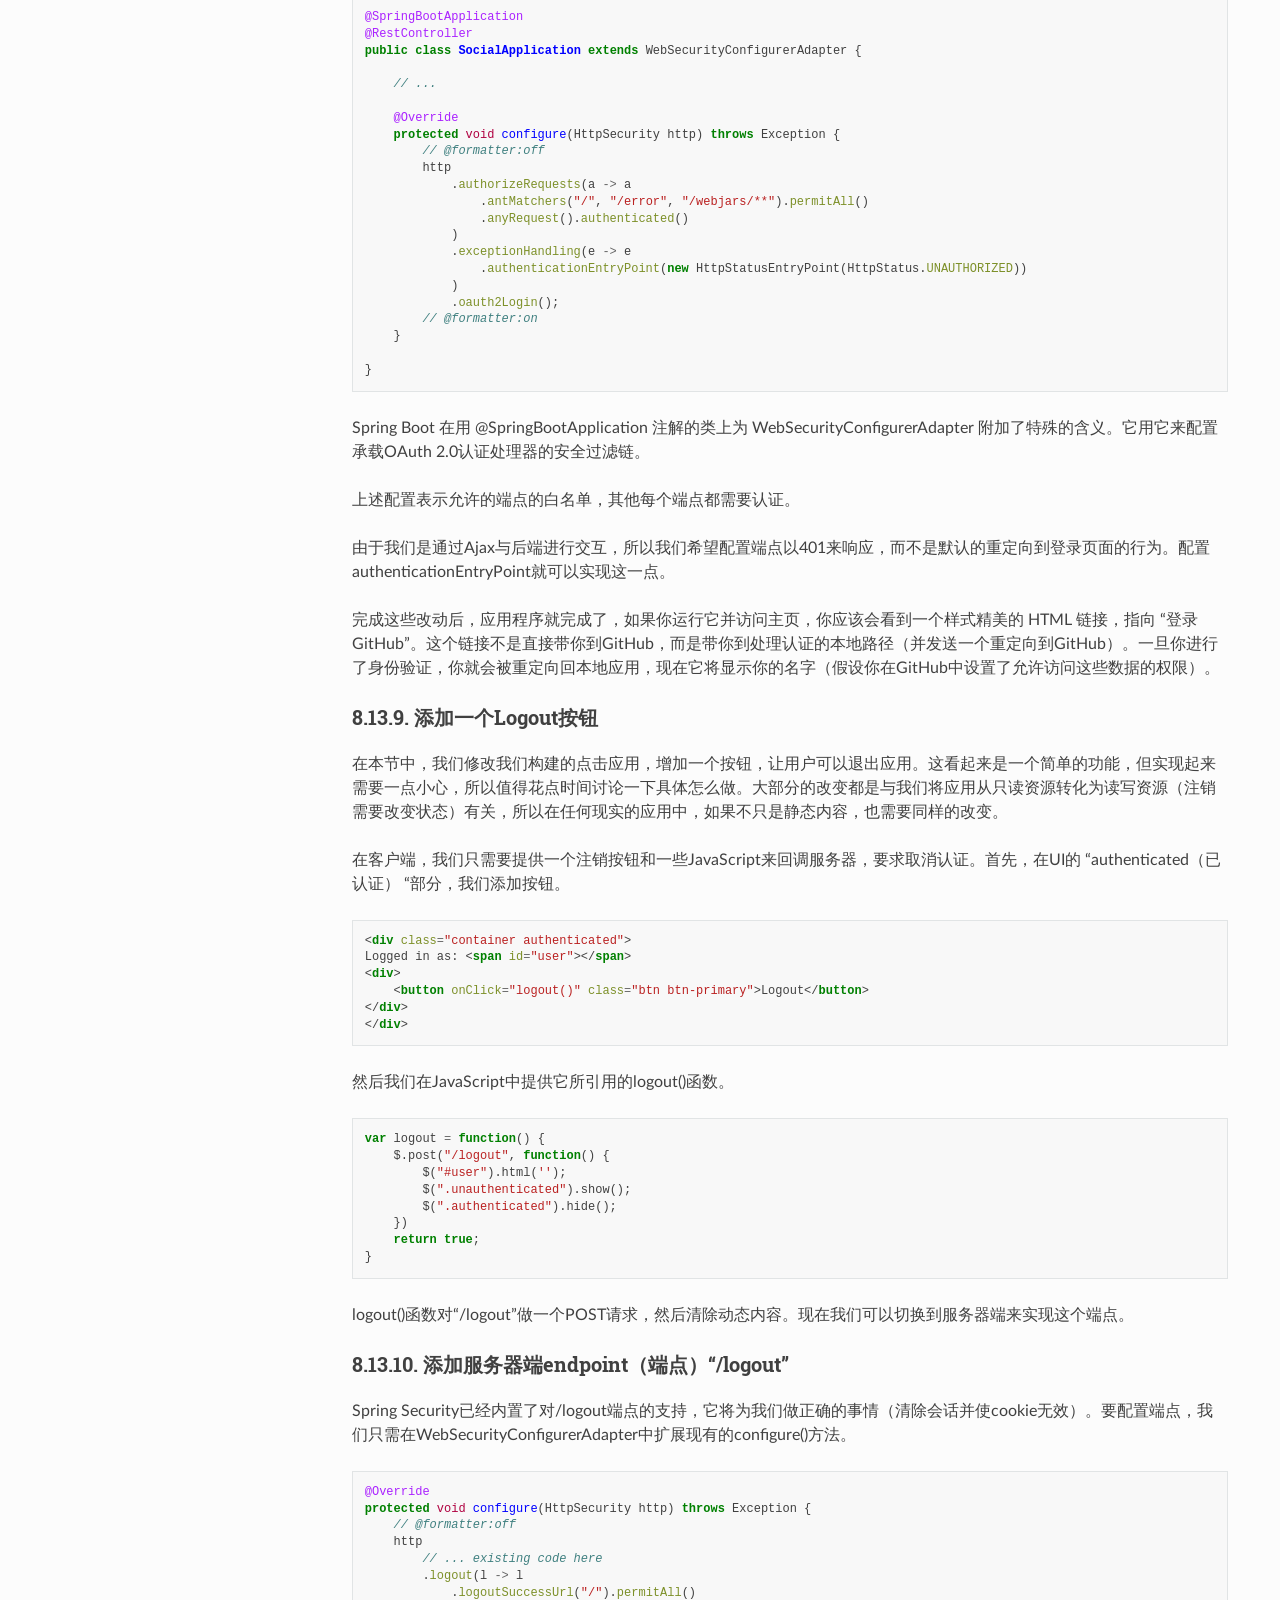
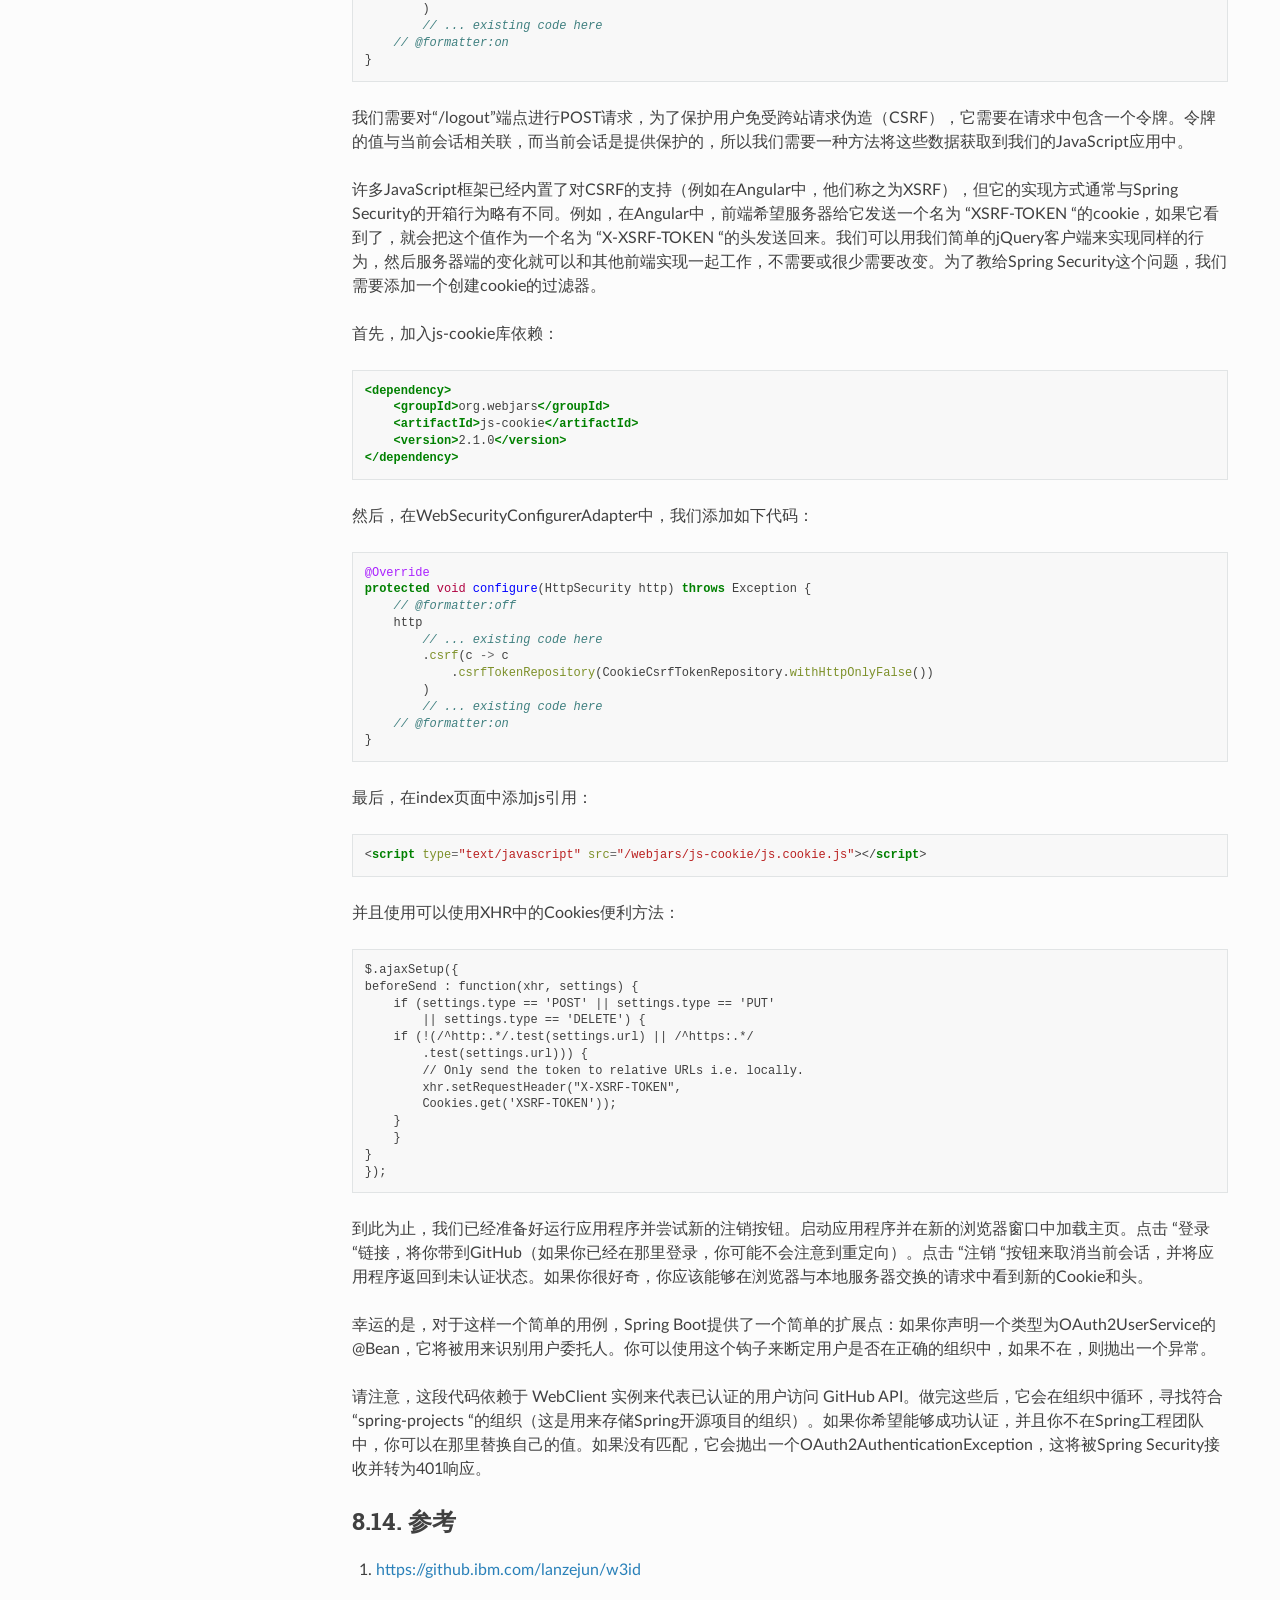
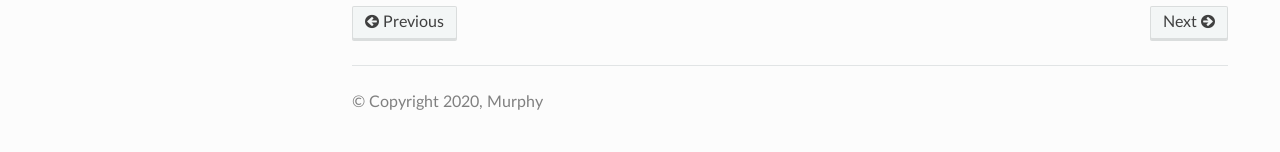
<file: docs/pages/security.html>
<!DOCTYPE html>
<!--[if IE 8]><html class="no-js lt-ie9" lang="en" > <![endif]-->
<!--[if gt IE 8]><!--> <html class="no-js" lang="en" > <!--<![endif]-->
<head>
  <meta charset="utf-8">
  
  <meta name="viewport" content="width=device-width, initial-scale=1.0">
  
  <title>8. Security with Spring Boot</title>
  

  
  
    <link rel="shortcut icon" href="../_static/favicon.ico"/>
  
  
  

  
  <script type="text/javascript" src="../_static/js/modernizr.min.js"></script>
  
    
      <script type="text/javascript" id="documentation_options" data-url_root="../" src="../_static/documentation_options.js"></script>
        <script src="../_static/jquery.js"></script>
        <script src="../_static/underscore.js"></script>
        <script src="../_static/doctools.js"></script>
        <script src="../_static/language_data.js"></script>
    
    <script type="text/javascript" src="../_static/js/theme.js"></script>

    

  
  <link rel="stylesheet" href="../_static/css/theme.css" type="text/css" />
  <link rel="stylesheet" href="../_static/pygments.css" type="text/css" />
  <link rel="stylesheet" href="../_static/css/custom.css" type="text/css" />
    <link rel="index" title="Index" href="../genindex.html" />
    <link rel="search" title="Search" href="../search.html" />
    <link rel="next" title="9. Spring Boot Actuator" href="actuator.html" />
    <link rel="prev" title="7. Spring Boot Internals and Defaults" href="internal.html" /> 
</head>

<body class="wy-body-for-nav">

   
  <div class="wy-grid-for-nav">
    
    <nav data-toggle="wy-nav-shift" class="wy-nav-side">
      <div class="wy-side-scroll">
        <div class="wy-side-nav-search" >
          

          
            <a href="../index.html" class="icon icon-home"> springboot
          

          
            
            <img src="../_static/icon-Spring-Cloud.svg" class="logo" alt="Logo"/>
          
          </a>

          
            
            
          

          
<div role="search">
  <form id="rtd-search-form" class="wy-form" action="../search.html" method="get">
    <input type="text" name="q" placeholder="Search docs" />
    <input type="hidden" name="check_keywords" value="yes" />
    <input type="hidden" name="area" value="default" />
  </form>
</div>

          
        </div>

        <div class="wy-menu wy-menu-vertical" data-spy="affix" role="navigation" aria-label="main navigation">
          
            
            
              
            
            
              <p class="caption"><span class="caption-text">目录:</span></p>
<ul class="current">
<li class="toctree-l1"><a class="reference internal" href="plan.html">1. Spring Boot 2.x 教学计划</a></li>
<li class="toctree-l1"><a class="reference internal" href="first.html">2. 开始第一个Spring Boot应用程序</a></li>
<li class="toctree-l1"><a class="reference internal" href="di.html">3. Spring Boot 概览</a></li>
<li class="toctree-l1"><a class="reference internal" href="restful.html">4. Spring Boot 和 RESTful 服务</a></li>
<li class="toctree-l1"><a class="reference internal" href="mvc.html">5. 开发Spring Boot应用程序</a></li>
<li class="toctree-l1"><a class="reference internal" href="springdata.html">6. Spring Data and Spring Boot</a></li>
<li class="toctree-l1"><a class="reference internal" href="internal.html">7. Spring Boot Internals and Defaults</a></li>
<li class="toctree-l1 current"><a class="current reference internal" href="#">8. Security with Spring Boot</a><ul>
<li class="toctree-l2"><a class="reference internal" href="#id1">8.1. 关键词</a></li>
<li class="toctree-l2"><a class="reference internal" href="#spring-security">8.2. Spring Security</a></li>
<li class="toctree-l2"><a class="reference internal" href="#id2">8.3. Security with Spring Boot</a></li>
<li class="toctree-l2"><a class="reference internal" href="#fundamental-elements">8.4. Fundamental Elements</a></li>
<li class="toctree-l2"><a class="reference internal" href="#spring-security-managers">8.5. Spring Security Managers</a></li>
<li class="toctree-l2"><a class="reference internal" href="#spring-web-applications">8.6. Spring Web Applications</a></li>
<li class="toctree-l2"><a class="reference internal" href="#other-authentication-providers">8.7. Other Authentication providers</a></li>
<li class="toctree-l2"><a class="reference internal" href="#configuring-spring-for-security">8.8. Configuring Spring for Security</a></li>
<li class="toctree-l2"><a class="reference internal" href="#method-security">8.9. Method Security</a></li>
<li class="toctree-l2"><a class="reference internal" href="#defining-method-level-security">8.10. Defining Method level Security</a></li>
<li class="toctree-l2"><a class="reference internal" href="#annotation-based-method-security">8.11. Annotation Based Method Security</a></li>
<li class="toctree-l2"><a class="reference internal" href="#alternative-annotations">8.12. Alternative Annotations</a></li>
<li class="toctree-l2"><a class="reference internal" href="#single-sign-on-with-github">8.13. Single Sign On With GitHub</a><ul>
<li class="toctree-l3"><a class="reference internal" href="#id3">8.13.1. 创建一个新项目</a></li>
<li class="toctree-l3"><a class="reference internal" href="#webjars">8.13.2. 添加webjars依赖</a></li>
<li class="toctree-l3"><a class="reference internal" href="#id4">8.13.3. 添加首页面</a></li>
<li class="toctree-l3"><a class="reference internal" href="#spring-security-oauth2">8.13.4. 添加Spring Security oauth2 依赖</a></li>
<li class="toctree-l3"><a class="reference internal" href="#github">8.13.5. 添加一个新的GitHub应用程序</a></li>
<li class="toctree-l3"><a class="reference internal" href="#application-yml">8.13.6. 配置application.yml文件内容</a></li>
<li class="toctree-l3"><a class="reference internal" href="#id5">8.13.7. 添加一个欢迎页面</a></li>
<li class="toctree-l3"><a class="reference internal" href="#endpoint-user">8.13.8. 添加服务器端endpoint（端点）“/user”</a></li>
<li class="toctree-l3"><a class="reference internal" href="#logout">8.13.9. 添加一个Logout按钮</a></li>
<li class="toctree-l3"><a class="reference internal" href="#endpoint-logout">8.13.10. 添加服务器端endpoint（端点）“/logout”</a></li>
</ul>
</li>
<li class="toctree-l2"><a class="reference internal" href="#id6">8.14. 参考</a></li>
</ul>
</li>
<li class="toctree-l1"><a class="reference internal" href="actuator.html">9. Spring Boot Actuator</a></li>
<li class="toctree-l1"><a class="reference internal" href="deploy.html">10. 部署Spring Boot应用</a></li>
</ul>

            
          
        </div>
      </div>
    </nav>

    <section data-toggle="wy-nav-shift" class="wy-nav-content-wrap">

      
      <nav class="wy-nav-top" aria-label="top navigation">
        
          <i data-toggle="wy-nav-top" class="fa fa-bars"></i>
          <a href="../index.html">springboot</a>
        
      </nav>


      <div class="wy-nav-content">
        
        <div class="rst-content">
        
          















<div role="navigation" aria-label="breadcrumbs navigation">

  <ul class="wy-breadcrumbs">
    
      <li><a href="../index.html">首页</a> &raquo;</li>
        
      <li><span class="section-number">8. </span>Security with Spring Boot</li>
    
    
      <li class="wy-breadcrumbs-aside">
        
            
        
      </li>
    
  </ul>

  
  <hr/>
</div>
          <div role="main" class="document" itemscope="itemscope" itemtype="http://schema.org/Article">
           <div itemprop="articleBody">
            
  <div class="section" id="security-with-spring-boot">
<h1><span class="section-number">8. </span>Security with Spring Boot<a class="headerlink" href="#security-with-spring-boot" title="Permalink to this headline">¶</a></h1>
<div class="section" id="id1">
<h2><span class="section-number">8.1. </span>关键词<a class="headerlink" href="#id1" title="Permalink to this headline">¶</a></h2>
<ol class="arabic simple">
<li><p>认证就是确认用户的身份</p></li>
<li><p>principal 主体</p></li>
<li><p>credential 凭据，如： user ID 和 password</p></li>
<li><p>social login 社交登录，如：Github, Google</p></li>
<li><p>OAuth 2: <a class="reference external" href="https://www.ruanyifeng.com/blog/2019/04/oauth-grant-types.html">OAuth 2.0 的四种方式</a></p></li>
<li><p>OpenID Connect 是建立在OAuth 2.0协议之上的身份识别层</p></li>
</ol>
</div>
<div class="section" id="spring-security">
<h2><span class="section-number">8.2. </span>Spring Security<a class="headerlink" href="#spring-security" title="Permalink to this headline">¶</a></h2>
</div>
<div class="section" id="id2">
<h2><span class="section-number">8.3. </span>Security with Spring Boot<a class="headerlink" href="#id2" title="Permalink to this headline">¶</a></h2>
</div>
<div class="section" id="fundamental-elements">
<h2><span class="section-number">8.4. </span>Fundamental Elements<a class="headerlink" href="#fundamental-elements" title="Permalink to this headline">¶</a></h2>
</div>
<div class="section" id="spring-security-managers">
<h2><span class="section-number">8.5. </span>Spring Security Managers<a class="headerlink" href="#spring-security-managers" title="Permalink to this headline">¶</a></h2>
</div>
<div class="section" id="spring-web-applications">
<h2><span class="section-number">8.6. </span>Spring Web Applications<a class="headerlink" href="#spring-web-applications" title="Permalink to this headline">¶</a></h2>
</div>
<div class="section" id="other-authentication-providers">
<h2><span class="section-number">8.7. </span>Other Authentication providers<a class="headerlink" href="#other-authentication-providers" title="Permalink to this headline">¶</a></h2>
</div>
<div class="section" id="configuring-spring-for-security">
<h2><span class="section-number">8.8. </span>Configuring Spring for Security<a class="headerlink" href="#configuring-spring-for-security" title="Permalink to this headline">¶</a></h2>
</div>
<div class="section" id="method-security">
<h2><span class="section-number">8.9. </span>Method Security<a class="headerlink" href="#method-security" title="Permalink to this headline">¶</a></h2>
</div>
<div class="section" id="defining-method-level-security">
<h2><span class="section-number">8.10. </span>Defining Method level Security<a class="headerlink" href="#defining-method-level-security" title="Permalink to this headline">¶</a></h2>
</div>
<div class="section" id="annotation-based-method-security">
<h2><span class="section-number">8.11. </span>Annotation Based Method Security<a class="headerlink" href="#annotation-based-method-security" title="Permalink to this headline">¶</a></h2>
</div>
<div class="section" id="alternative-annotations">
<h2><span class="section-number">8.12. </span>Alternative Annotations<a class="headerlink" href="#alternative-annotations" title="Permalink to this headline">¶</a></h2>
</div>
<div class="section" id="single-sign-on-with-github">
<h2><span class="section-number">8.13. </span>Single Sign On With GitHub<a class="headerlink" href="#single-sign-on-with-github" title="Permalink to this headline">¶</a></h2>
<p>下面利用Spring Boot中的自动配置功能，创建一个使用GitHub进行身份验证的最小应用程序。</p>
<div class="section" id="id3">
<h3><span class="section-number">8.13.1. </span>创建一个新项目<a class="headerlink" href="#id3" title="Permalink to this headline">¶</a></h3>
<p>首先，创建一个Spring Boot Web 应用程序，这可以通过多种方式来完成。最简单的方法是访问 <a class="reference external" href="https://start.spring.io">https://start.spring.io</a> ，然后生成一个空项目（选择 “Web “依赖关系作为起点）。同样，在命令行上也可以这样做:</p>
<div class="highlight-sh notranslate"><div class="highlight"><pre><span></span>$ curl https://start.spring.io/starter.zip -d <span class="nv">dependencies</span><span class="o">=</span>web,devtools -o my-project.zip
$ tar -xzvf my-project.zip
</pre></div>
</div>
<p>然后，将该项目导入到你最喜欢的IDE中（默认是一个普通的Maven Java项目）。</p>
</div>
<div class="section" id="webjars">
<h3><span class="section-number">8.13.2. </span>添加webjars依赖<a class="headerlink" href="#webjars" title="Permalink to this headline">¶</a></h3>
<p>添加jQuery 和 Bootstrap依赖包：</p>
<div class="highlight-xml notranslate"><div class="highlight"><pre><span></span><span class="nt">&lt;dependency&gt;</span>
    <span class="nt">&lt;groupId&gt;</span>org.webjars<span class="nt">&lt;/groupId&gt;</span>
    <span class="nt">&lt;artifactId&gt;</span>jquery<span class="nt">&lt;/artifactId&gt;</span>
    <span class="nt">&lt;version&gt;</span>3.4.1<span class="nt">&lt;/version&gt;</span>
<span class="nt">&lt;/dependency&gt;</span>
<span class="nt">&lt;dependency&gt;</span>
    <span class="nt">&lt;groupId&gt;</span>org.webjars<span class="nt">&lt;/groupId&gt;</span>
    <span class="nt">&lt;artifactId&gt;</span>bootstrap<span class="nt">&lt;/artifactId&gt;</span>
    <span class="nt">&lt;version&gt;</span>4.3.1<span class="nt">&lt;/version&gt;</span>
<span class="nt">&lt;/dependency&gt;</span>
<span class="nt">&lt;dependency&gt;</span>
    <span class="nt">&lt;groupId&gt;</span>org.webjars<span class="nt">&lt;/groupId&gt;</span>
    <span class="nt">&lt;artifactId&gt;</span>webjars-locator-core<span class="nt">&lt;/artifactId&gt;</span>
<span class="nt">&lt;/dependency&gt;</span>
</pre></div>
</div>
<p>最后一个依赖是webjars locator，它是由webjars网站提供的一个库。Spring可以使用locator来定位webjars中的静态资产，而不需要知道确切的版本
（因此index.html中才有无版本的/webjars/ 链接）。在Spring Boot应用程序中，只要你不关闭MVC自动配置，webjar定位器就会被默认激活。</p>
</div>
<div class="section" id="id4">
<h3><span class="section-number">8.13.3. </span>添加首页面<a class="headerlink" href="#id4" title="Permalink to this headline">¶</a></h3>
<p>在项目中的 src/main/resources/static 文件夹中创建 index.html。添加一些样式表和JavaScript链接，使结果看起来像这样：</p>
<div class="highlight-html notranslate"><div class="highlight"><pre><span></span><span class="cp">&lt;!doctype html&gt;</span>
<span class="p">&lt;</span><span class="nt">html</span> <span class="na">lang</span><span class="o">=</span><span class="s">&quot;en&quot;</span><span class="p">&gt;</span>
<span class="p">&lt;</span><span class="nt">head</span><span class="p">&gt;</span>
    <span class="p">&lt;</span><span class="nt">meta</span> <span class="na">charset</span><span class="o">=</span><span class="s">&quot;utf-8&quot;</span><span class="p">/&gt;</span>
    <span class="p">&lt;</span><span class="nt">meta</span> <span class="na">http-equiv</span><span class="o">=</span><span class="s">&quot;X-UA-Compatible&quot;</span> <span class="na">content</span><span class="o">=</span><span class="s">&quot;IE=edge&quot;</span><span class="p">/&gt;</span>
    <span class="p">&lt;</span><span class="nt">title</span><span class="p">&gt;</span>Demo<span class="p">&lt;/</span><span class="nt">title</span><span class="p">&gt;</span>
    <span class="p">&lt;</span><span class="nt">meta</span> <span class="na">name</span><span class="o">=</span><span class="s">&quot;description&quot;</span> <span class="na">content</span><span class="o">=</span><span class="s">&quot;&quot;</span><span class="p">/&gt;</span>
    <span class="p">&lt;</span><span class="nt">meta</span> <span class="na">name</span><span class="o">=</span><span class="s">&quot;viewport&quot;</span> <span class="na">content</span><span class="o">=</span><span class="s">&quot;width=device-width&quot;</span><span class="p">/&gt;</span>
    <span class="p">&lt;</span><span class="nt">base</span> <span class="na">href</span><span class="o">=</span><span class="s">&quot;/&quot;</span><span class="p">/&gt;</span>
    <span class="p">&lt;</span><span class="nt">link</span> <span class="na">rel</span><span class="o">=</span><span class="s">&quot;stylesheet&quot;</span> <span class="na">type</span><span class="o">=</span><span class="s">&quot;text/css&quot;</span> <span class="na">href</span><span class="o">=</span><span class="s">&quot;/webjars/bootstrap/css/bootstrap.min.css&quot;</span><span class="p">/&gt;</span>
    <span class="p">&lt;</span><span class="nt">script</span> <span class="na">type</span><span class="o">=</span><span class="s">&quot;text/javascript&quot;</span> <span class="na">src</span><span class="o">=</span><span class="s">&quot;/webjars/jquery/jquery.min.js&quot;</span><span class="p">&gt;&lt;/</span><span class="nt">script</span><span class="p">&gt;</span>
    <span class="p">&lt;</span><span class="nt">script</span> <span class="na">type</span><span class="o">=</span><span class="s">&quot;text/javascript&quot;</span> <span class="na">src</span><span class="o">=</span><span class="s">&quot;/webjars/bootstrap/js/bootstrap.min.js&quot;</span><span class="p">&gt;&lt;/</span><span class="nt">script</span><span class="p">&gt;</span>
<span class="p">&lt;/</span><span class="nt">head</span><span class="p">&gt;</span>
<span class="p">&lt;</span><span class="nt">body</span><span class="p">&gt;</span>
    <span class="p">&lt;</span><span class="nt">h1</span><span class="p">&gt;</span>Demo<span class="p">&lt;/</span><span class="nt">h1</span><span class="p">&gt;</span>
    <span class="p">&lt;</span><span class="nt">div</span> <span class="na">class</span><span class="o">=</span><span class="s">&quot;container&quot;</span><span class="p">&gt;&lt;/</span><span class="nt">div</span><span class="p">&gt;</span>
<span class="p">&lt;/</span><span class="nt">body</span><span class="p">&gt;</span>
<span class="p">&lt;/</span><span class="nt">html</span><span class="p">&gt;</span>
</pre></div>
</div>
</div>
<div class="section" id="spring-security-oauth2">
<h3><span class="section-number">8.13.4. </span>添加Spring Security oauth2 依赖<a class="headerlink" href="#spring-security-oauth2" title="Permalink to this headline">¶</a></h3>
<div class="highlight-xml notranslate"><div class="highlight"><pre><span></span><span class="nt">&lt;dependency&gt;</span>
    <span class="nt">&lt;groupId&gt;</span>org.springframework.boot<span class="nt">&lt;/groupId&gt;</span>
    <span class="nt">&lt;artifactId&gt;</span>spring-boot-starter-oauth2-client<span class="nt">&lt;/artifactId&gt;</span>
<span class="nt">&lt;/dependency&gt;</span>
</pre></div>
</div>
</div>
<div class="section" id="github">
<h3><span class="section-number">8.13.5. </span>添加一个新的GitHub应用程序<a class="headerlink" href="#github" title="Permalink to this headline">¶</a></h3>
<p>要使用GitHub的OAuth 2.0认证系统进行登录，必须先 <a class="reference external" href="https://github.com/settings/developers">添加一个新的GitHub应用</a> 。</p>
<p>选择 “New OAuth App（新建OAuth应用）”，然后出现 “Register a new OAuth application（注册一个新的OAuth应用） “页面。输入应用名称和描述。然后，输入你的应用的主页，本例中应该是http://localhost:8080。最后，注明授权回调网址为http://localhost:8080/login/oauth2/code/github，然后点击注册应用。</p>
<p>OAuth重定向URI是终端用户的用户代理在GitHub上进行身份验证，并在授权应用页面上授权访问应用后，重定向回应用中的路径。</p>
</div>
<div class="section" id="application-yml">
<h3><span class="section-number">8.13.6. </span>配置application.yml文件内容<a class="headerlink" href="#application-yml" title="Permalink to this headline">¶</a></h3>
<div class="highlight-yaml notranslate"><div class="highlight"><pre><span></span><span class="nt">spring</span><span class="p">:</span>
  <span class="nt">security</span><span class="p">:</span>
    <span class="nt">oauth2</span><span class="p">:</span>
      <span class="nt">client</span><span class="p">:</span>
        <span class="nt">registration</span><span class="p">:</span>
          <span class="nt">github</span><span class="p">:</span>
            <span class="nt">clientId</span><span class="p">:</span> <span class="l l-Scalar l-Scalar-Plain">github-client-id</span>
            <span class="nt">clientSecret</span><span class="p">:</span> <span class="l l-Scalar l-Scalar-Plain">github-client-secret</span>
</pre></div>
</div>
<p>只需使用刚刚在 GitHub 创建的 OAuth 2.0 凭证，将 github-client-id 替换为：client id，将 github-client-secret 替换为：client secret。</p>
<p>再次运行你的应用程序并访问主页http://localhost:8080。现在，你应该被重定向到用GitHub登录，而不是index首页。接受任何要求你做的授权，你将被重定向回本地应用程序的index首页。</p>
<p>如果你登录过GitHub，即使你在一个没有Cookie和缓存数据的全新浏览器中打开它，你也不必重新认证这个本地应用程序。这就是单点登录。</p>
<p>到目前为止，用OAuth 2.0的术语来说，我们当完成的是一个客户端应用，它使用授权码授予从GitHub（授权服务器）获得一个访问令牌。</p>
<p>然后，它使用访问令牌向GitHub询问一些个人信息（只有你允许它做的事情），包括你的登录ID和你的名字。在这个阶段，GitHub是作为一个资源服务器，对你发送的令牌进行解码，并检查它是否允许应用程序访问用户的详细信息。如果该过程成功，应用程序会将用户详细信息插入Spring Security context 上下文中，这样你就通过了认证。</p>
<p>如果你在浏览器工具中查看（Chrome或Firefox上的F12），并跟踪所有跳转的网络流量，你会看到与GitHub来回的重定向，最后你会回到主页，并有一个新的Set-Cookie header头。这个cookie（默认情况下是JSESSIONID）是你在Spring（或任何基于servlet的）应用程序中的身份验证详细信息的令牌。</p>
<p>因此，我们有一个安全的应用程序，在某种意义上，用户要看到任何内容，必须与外部供应商（GitHub）进行认证。</p>
<p>我们不会想把它用在一个网银网站上。但对于基本的身份识别目的，以及为了在你的网站的不同用户之间隔离内容，这是一个很好的起点。这就是为什么现在这种身份验证非常流行的原因。</p>
<p>在下一节中，我们将为应用程序添加一些基本功能。我们也会让用户在收到GitHub的初始重定向时，更清楚地知道发生了什么。</p>
</div>
<div class="section" id="id5">
<h3><span class="section-number">8.13.7. </span>添加一个欢迎页面<a class="headerlink" href="#id5" title="Permalink to this headline">¶</a></h3>
<p>在本节中，你将修改刚刚构建的简单应用，添加一个显式链接来登录GitHub。新的链接不会立即被重定向，而是会在主页上显示，用户可以选择登录或保持未认证状态。只有当用户点击了该链接后，安全内容才会呈现。</p>
<p>要在用户经过认证的条件下渲染内容，你可以选择服务器端或客户端渲染。</p>
<p>要开始使用动态内容，你需要像这样标记几个HTML元素：</p>
<div class="highlight-html notranslate"><div class="highlight"><pre><span></span><span class="p">&lt;</span><span class="nt">div</span> <span class="na">class</span><span class="o">=</span><span class="s">&quot;container unauthenticated&quot;</span><span class="p">&gt;</span>
    With GitHub: <span class="p">&lt;</span><span class="nt">a</span> <span class="na">href</span><span class="o">=</span><span class="s">&quot;/oauth2/authorization/github&quot;</span><span class="p">&gt;</span>click here<span class="p">&lt;/</span><span class="nt">a</span><span class="p">&gt;</span>
<span class="p">&lt;/</span><span class="nt">div</span><span class="p">&gt;</span>
<span class="p">&lt;</span><span class="nt">div</span> <span class="na">class</span><span class="o">=</span><span class="s">&quot;container authenticated&quot;</span> <span class="na">style</span><span class="o">=</span><span class="s">&quot;display:none&quot;</span><span class="p">&gt;</span>
    Logged in as: <span class="p">&lt;</span><span class="nt">span</span> <span class="na">id</span><span class="o">=</span><span class="s">&quot;user&quot;</span><span class="p">&gt;&lt;/</span><span class="nt">span</span><span class="p">&gt;</span>
<span class="p">&lt;/</span><span class="nt">div</span><span class="p">&gt;</span>
</pre></div>
</div>
<p>默认情况下，第一个&lt;div&gt;会显示，第二个不会。还请注意带有id属性的空&lt;span&gt;。</p>
<p>稍后，你将添加一个服务器端endpoint（端点），它将以JSON形式返回已登录用户的详细信息。</p>
<p>但是，首先，添加下面的JavaScript，它将接收端点的响应，这个JavaScript将用用户的名字填充&lt;span&gt;标签，并适当地切换&lt;div&gt;。</p>
<div class="highlight-html notranslate"><div class="highlight"><pre><span></span><span class="p">&lt;</span><span class="nt">script</span> <span class="na">type</span><span class="o">=</span><span class="s">&quot;text/javascript&quot;</span><span class="p">&gt;</span>
    <span class="nx">$</span><span class="p">.</span><span class="nx">get</span><span class="p">(</span><span class="s2">&quot;/user&quot;</span><span class="p">,</span> <span class="kd">function</span><span class="p">(</span><span class="nx">data</span><span class="p">)</span> <span class="p">{</span>
        <span class="nx">$</span><span class="p">(</span><span class="s2">&quot;#user&quot;</span><span class="p">).</span><span class="nx">html</span><span class="p">(</span><span class="nx">data</span><span class="p">.</span><span class="nx">name</span><span class="p">);</span>
        <span class="nx">$</span><span class="p">(</span><span class="s2">&quot;.unauthenticated&quot;</span><span class="p">).</span><span class="nx">hide</span><span class="p">()</span>
        <span class="nx">$</span><span class="p">(</span><span class="s2">&quot;.authenticated&quot;</span><span class="p">).</span><span class="nx">show</span><span class="p">()</span>
    <span class="p">});</span>
<span class="p">&lt;/</span><span class="nt">script</span><span class="p">&gt;</span>
</pre></div>
</div>
<p>请注意，这个JavaScript期望接收来自服务器端的endpoint（端点）“/user”。</p>
</div>
<div class="section" id="endpoint-user">
<h3><span class="section-number">8.13.8. </span>添加服务器端endpoint（端点）“/user”<a class="headerlink" href="#endpoint-user" title="Permalink to this headline">¶</a></h3>
<p>现在，将添加刚才提到的服务器端endpoint（端点）“/user”。它将发送回当前登录的用户，我们可以在我们的主类中很容易地做到这一点。</p>
<div class="highlight-java notranslate"><div class="highlight"><pre><span></span><span class="nd">@SpringBootApplication</span>
<span class="nd">@RestController</span>
<span class="kd">public</span> <span class="kd">class</span> <span class="nc">SocialApplication</span> <span class="p">{</span>

    <span class="nd">@GetMapping</span><span class="p">(</span><span class="s">&quot;/user&quot;</span><span class="p">)</span>
    <span class="kd">public</span> <span class="n">Map</span><span class="o">&lt;</span><span class="n">String</span><span class="p">,</span> <span class="n">Object</span><span class="o">&gt;</span> <span class="nf">user</span><span class="p">(</span><span class="nd">@AuthenticationPrincipal</span> <span class="n">OAuth2User</span> <span class="n">principal</span><span class="p">)</span> <span class="p">{</span>
        <span class="k">return</span> <span class="n">Collections</span><span class="p">.</span><span class="na">singletonMap</span><span class="p">(</span><span class="s">&quot;name&quot;</span><span class="p">,</span> <span class="n">principal</span><span class="p">.</span><span class="na">getAttribute</span><span class="p">(</span><span class="s">&quot;name&quot;</span><span class="p">));</span>
    <span class="p">}</span>

    <span class="kd">public</span> <span class="kd">static</span> <span class="kt">void</span> <span class="nf">main</span><span class="p">(</span><span class="n">String</span><span class="o">[]</span> <span class="n">args</span><span class="p">)</span> <span class="p">{</span>
        <span class="n">SpringApplication</span><span class="p">.</span><span class="na">run</span><span class="p">(</span><span class="n">SocialApplication</span><span class="p">.</span><span class="na">class</span><span class="p">,</span> <span class="n">args</span><span class="p">);</span>
    <span class="p">}</span>

<span class="p">}</span>
</pre></div>
</div>
<p>这个应用现在会像以前一样正常工作和认证，但它仍然会在显示页面之前重定向。为了使链接可见，我们还需要通过扩展WebSecurityConfigurerAdapter来关闭主页上的安全性。</p>
<div class="highlight-java notranslate"><div class="highlight"><pre><span></span><span class="nd">@SpringBootApplication</span>
<span class="nd">@RestController</span>
<span class="kd">public</span> <span class="kd">class</span> <span class="nc">SocialApplication</span> <span class="kd">extends</span> <span class="n">WebSecurityConfigurerAdapter</span> <span class="p">{</span>

    <span class="c1">// ...</span>

    <span class="nd">@Override</span>
    <span class="kd">protected</span> <span class="kt">void</span> <span class="nf">configure</span><span class="p">(</span><span class="n">HttpSecurity</span> <span class="n">http</span><span class="p">)</span> <span class="kd">throws</span> <span class="n">Exception</span> <span class="p">{</span>
        <span class="c1">// @formatter:off</span>
        <span class="n">http</span>
            <span class="p">.</span><span class="na">authorizeRequests</span><span class="p">(</span><span class="n">a</span> <span class="o">-&gt;</span> <span class="n">a</span>
                <span class="p">.</span><span class="na">antMatchers</span><span class="p">(</span><span class="s">&quot;/&quot;</span><span class="p">,</span> <span class="s">&quot;/error&quot;</span><span class="p">,</span> <span class="s">&quot;/webjars/**&quot;</span><span class="p">).</span><span class="na">permitAll</span><span class="p">()</span>
                <span class="p">.</span><span class="na">anyRequest</span><span class="p">().</span><span class="na">authenticated</span><span class="p">()</span>
            <span class="p">)</span>
            <span class="p">.</span><span class="na">exceptionHandling</span><span class="p">(</span><span class="n">e</span> <span class="o">-&gt;</span> <span class="n">e</span>
                <span class="p">.</span><span class="na">authenticationEntryPoint</span><span class="p">(</span><span class="k">new</span> <span class="n">HttpStatusEntryPoint</span><span class="p">(</span><span class="n">HttpStatus</span><span class="p">.</span><span class="na">UNAUTHORIZED</span><span class="p">))</span>
            <span class="p">)</span>
            <span class="p">.</span><span class="na">oauth2Login</span><span class="p">();</span>
        <span class="c1">// @formatter:on</span>
    <span class="p">}</span>

<span class="p">}</span>
</pre></div>
</div>
<p>Spring Boot 在用 &#64;SpringBootApplication 注解的类上为 WebSecurityConfigurerAdapter 附加了特殊的含义。它用它来配置承载OAuth 2.0认证处理器的安全过滤链。</p>
<p>上述配置表示允许的端点的白名单，其他每个端点都需要认证。</p>
<p>由于我们是通过Ajax与后端进行交互，所以我们希望配置端点以401来响应，而不是默认的重定向到登录页面的行为。配置authenticationEntryPoint就可以实现这一点。</p>
<p>完成这些改动后，应用程序就完成了，如果你运行它并访问主页，你应该会看到一个样式精美的 HTML 链接，指向 “登录 GitHub”。这个链接不是直接带你到GitHub，而是带你到处理认证的本地路径（并发送一个重定向到GitHub）。一旦你进行了身份验证，你就会被重定向回本地应用，现在它将显示你的名字（假设你在GitHub中设置了允许访问这些数据的权限）。</p>
</div>
<div class="section" id="logout">
<h3><span class="section-number">8.13.9. </span>添加一个Logout按钮<a class="headerlink" href="#logout" title="Permalink to this headline">¶</a></h3>
<p>在本节中，我们修改我们构建的点击应用，增加一个按钮，让用户可以退出应用。这看起来是一个简单的功能，但实现起来需要一点小心，所以值得花点时间讨论一下具体怎么做。大部分的改变都是与我们将应用从只读资源转化为读写资源（注销需要改变状态）有关，所以在任何现实的应用中，如果不只是静态内容，也需要同样的改变。</p>
<p>在客户端，我们只需要提供一个注销按钮和一些JavaScript来回调服务器，要求取消认证。首先，在UI的 “authenticated（已认证） “部分，我们添加按钮。</p>
<div class="highlight-html notranslate"><div class="highlight"><pre><span></span><span class="p">&lt;</span><span class="nt">div</span> <span class="na">class</span><span class="o">=</span><span class="s">&quot;container authenticated&quot;</span><span class="p">&gt;</span>
Logged in as: <span class="p">&lt;</span><span class="nt">span</span> <span class="na">id</span><span class="o">=</span><span class="s">&quot;user&quot;</span><span class="p">&gt;&lt;/</span><span class="nt">span</span><span class="p">&gt;</span>
<span class="p">&lt;</span><span class="nt">div</span><span class="p">&gt;</span>
    <span class="p">&lt;</span><span class="nt">button</span> <span class="na">onClick</span><span class="o">=</span><span class="s">&quot;logout()&quot;</span> <span class="na">class</span><span class="o">=</span><span class="s">&quot;btn btn-primary&quot;</span><span class="p">&gt;</span>Logout<span class="p">&lt;/</span><span class="nt">button</span><span class="p">&gt;</span>
<span class="p">&lt;/</span><span class="nt">div</span><span class="p">&gt;</span>
<span class="p">&lt;/</span><span class="nt">div</span><span class="p">&gt;</span>
</pre></div>
</div>
<p>然后我们在JavaScript中提供它所引用的logout()函数。</p>
<div class="highlight-javascript notranslate"><div class="highlight"><pre><span></span><span class="kd">var</span> <span class="nx">logout</span> <span class="o">=</span> <span class="kd">function</span><span class="p">()</span> <span class="p">{</span>
    <span class="nx">$</span><span class="p">.</span><span class="nx">post</span><span class="p">(</span><span class="s2">&quot;/logout&quot;</span><span class="p">,</span> <span class="kd">function</span><span class="p">()</span> <span class="p">{</span>
        <span class="nx">$</span><span class="p">(</span><span class="s2">&quot;#user&quot;</span><span class="p">).</span><span class="nx">html</span><span class="p">(</span><span class="s1">&#39;&#39;</span><span class="p">);</span>
        <span class="nx">$</span><span class="p">(</span><span class="s2">&quot;.unauthenticated&quot;</span><span class="p">).</span><span class="nx">show</span><span class="p">();</span>
        <span class="nx">$</span><span class="p">(</span><span class="s2">&quot;.authenticated&quot;</span><span class="p">).</span><span class="nx">hide</span><span class="p">();</span>
    <span class="p">})</span>
    <span class="k">return</span> <span class="kc">true</span><span class="p">;</span>
<span class="p">}</span>
</pre></div>
</div>
<p>logout()函数对“/logout”做一个POST请求，然后清除动态内容。现在我们可以切换到服务器端来实现这个端点。</p>
</div>
<div class="section" id="endpoint-logout">
<h3><span class="section-number">8.13.10. </span>添加服务器端endpoint（端点）“/logout”<a class="headerlink" href="#endpoint-logout" title="Permalink to this headline">¶</a></h3>
<p>Spring Security已经内置了对/logout端点的支持，它将为我们做正确的事情（清除会话并使cookie无效）。要配置端点，我们只需在WebSecurityConfigurerAdapter中扩展现有的configure()方法。</p>
<div class="highlight-java notranslate"><div class="highlight"><pre><span></span><span class="nd">@Override</span>
<span class="kd">protected</span> <span class="kt">void</span> <span class="nf">configure</span><span class="p">(</span><span class="n">HttpSecurity</span> <span class="n">http</span><span class="p">)</span> <span class="kd">throws</span> <span class="n">Exception</span> <span class="p">{</span>
    <span class="c1">// @formatter:off</span>
    <span class="n">http</span>
        <span class="c1">// ... existing code here</span>
        <span class="p">.</span><span class="na">logout</span><span class="p">(</span><span class="n">l</span> <span class="o">-&gt;</span> <span class="n">l</span>
            <span class="p">.</span><span class="na">logoutSuccessUrl</span><span class="p">(</span><span class="s">&quot;/&quot;</span><span class="p">).</span><span class="na">permitAll</span><span class="p">()</span>
        <span class="p">)</span>
        <span class="c1">// ... existing code here</span>
    <span class="c1">// @formatter:on</span>
<span class="p">}</span>
</pre></div>
</div>
<p>我们需要对“/logout”端点进行POST请求，为了保护用户免受跨站请求伪造（CSRF），它需要在请求中包含一个令牌。令牌的值与当前会话相关联，而当前会话是提供保护的，所以我们需要一种方法将这些数据获取到我们的JavaScript应用中。</p>
<p>许多JavaScript框架已经内置了对CSRF的支持（例如在Angular中，他们称之为XSRF），但它的实现方式通常与Spring Security的开箱行为略有不同。例如，在Angular中，前端希望服务器给它发送一个名为 “XSRF-TOKEN “的cookie，如果它看到了，就会把这个值作为一个名为 “X-XSRF-TOKEN “的头发送回来。我们可以用我们简单的jQuery客户端来实现同样的行为，然后服务器端的变化就可以和其他前端实现一起工作，不需要或很少需要改变。为了教给Spring Security这个问题，我们需要添加一个创建cookie的过滤器。</p>
<p>首先，加入js-cookie库依赖：</p>
<div class="highlight-xml notranslate"><div class="highlight"><pre><span></span><span class="nt">&lt;dependency&gt;</span>
    <span class="nt">&lt;groupId&gt;</span>org.webjars<span class="nt">&lt;/groupId&gt;</span>
    <span class="nt">&lt;artifactId&gt;</span>js-cookie<span class="nt">&lt;/artifactId&gt;</span>
    <span class="nt">&lt;version&gt;</span>2.1.0<span class="nt">&lt;/version&gt;</span>
<span class="nt">&lt;/dependency&gt;</span>
</pre></div>
</div>
<p>然后，在WebSecurityConfigurerAdapter中，我们添加如下代码：</p>
<div class="highlight-java notranslate"><div class="highlight"><pre><span></span><span class="nd">@Override</span>
<span class="kd">protected</span> <span class="kt">void</span> <span class="nf">configure</span><span class="p">(</span><span class="n">HttpSecurity</span> <span class="n">http</span><span class="p">)</span> <span class="kd">throws</span> <span class="n">Exception</span> <span class="p">{</span>
    <span class="c1">// @formatter:off</span>
    <span class="n">http</span>
        <span class="c1">// ... existing code here</span>
        <span class="p">.</span><span class="na">csrf</span><span class="p">(</span><span class="n">c</span> <span class="o">-&gt;</span> <span class="n">c</span>
            <span class="p">.</span><span class="na">csrfTokenRepository</span><span class="p">(</span><span class="n">CookieCsrfTokenRepository</span><span class="p">.</span><span class="na">withHttpOnlyFalse</span><span class="p">())</span>
        <span class="p">)</span>
        <span class="c1">// ... existing code here</span>
    <span class="c1">// @formatter:on</span>
<span class="p">}</span>
</pre></div>
</div>
<p>最后，在index页面中添加js引用：</p>
<div class="highlight-html notranslate"><div class="highlight"><pre><span></span><span class="p">&lt;</span><span class="nt">script</span> <span class="na">type</span><span class="o">=</span><span class="s">&quot;text/javascript&quot;</span> <span class="na">src</span><span class="o">=</span><span class="s">&quot;/webjars/js-cookie/js.cookie.js&quot;</span><span class="p">&gt;&lt;/</span><span class="nt">script</span><span class="p">&gt;</span>
</pre></div>
</div>
<p>并且使用可以使用XHR中的Cookies便利方法：</p>
<div class="highlight-html notranslate"><div class="highlight"><pre><span></span>$.ajaxSetup({
beforeSend : function(xhr, settings) {
    if (settings.type == &#39;POST&#39; || settings.type == &#39;PUT&#39;
        || settings.type == &#39;DELETE&#39;) {
    if (!(/^http:.*/.test(settings.url) || /^https:.*/
        .test(settings.url))) {
        // Only send the token to relative URLs i.e. locally.
        xhr.setRequestHeader(&quot;X-XSRF-TOKEN&quot;,
        Cookies.get(&#39;XSRF-TOKEN&#39;));
    }
    }
}
});
</pre></div>
</div>
<p>到此为止，我们已经准备好运行应用程序并尝试新的注销按钮。启动应用程序并在新的浏览器窗口中加载主页。点击 “登录 “链接，将你带到GitHub（如果你已经在那里登录，你可能不会注意到重定向）。点击 “注销 “按钮来取消当前会话，并将应用程序返回到未认证状态。如果你很好奇，你应该能够在浏览器与本地服务器交换的请求中看到新的Cookie和头。</p>
<p>幸运的是，对于这样一个简单的用例，Spring Boot提供了一个简单的扩展点：如果你声明一个类型为OAuth2UserService的&#64;Bean，它将被用来识别用户委托人。你可以使用这个钩子来断定用户是否在正确的组织中，如果不在，则抛出一个异常。</p>
<p>请注意，这段代码依赖于 WebClient 实例来代表已认证的用户访问 GitHub API。做完这些后，它会在组织中循环，寻找符合 “spring-projects “的组织（这是用来存储Spring开源项目的组织）。如果你希望能够成功认证，并且你不在Spring工程团队中，你可以在那里替换自己的值。如果没有匹配，它会抛出一个OAuth2AuthenticationException，这将被Spring Security接收并转为401响应。</p>
</div>
</div>
<div class="section" id="id6">
<h2><span class="section-number">8.14. </span>参考<a class="headerlink" href="#id6" title="Permalink to this headline">¶</a></h2>
<ol class="arabic simple">
<li><p><a class="reference external" href="https://github.ibm.com/lanzejun/w3id">https://github.ibm.com/lanzejun/w3id</a></p></li>
</ol>
</div>
</div>


           </div>
           
          </div>
          <footer>
  
    <div class="rst-footer-buttons" role="navigation" aria-label="footer navigation">
      
        <a href="actuator.html" class="btn btn-neutral float-right" title="9. Spring Boot Actuator" accesskey="n" rel="next">Next <span class="fa fa-arrow-circle-right"></span></a>
      
      
        <a href="internal.html" class="btn btn-neutral float-left" title="7. Spring Boot Internals and Defaults" accesskey="p" rel="prev"><span class="fa fa-arrow-circle-left"></span> Previous</a>
      
    </div>
  

  <hr/>

  <div role="contentinfo">
    <p>
        &copy; Copyright 2020, Murphy

    </p>
  </div> 

</footer>

        </div>
      </div>

    </section>

  </div>
  


  <script type="text/javascript">
      jQuery(function () {
          SphinxRtdTheme.Navigation.enable(true);
      });
  </script>

  
  
    
   

</body>
</html>
</file>
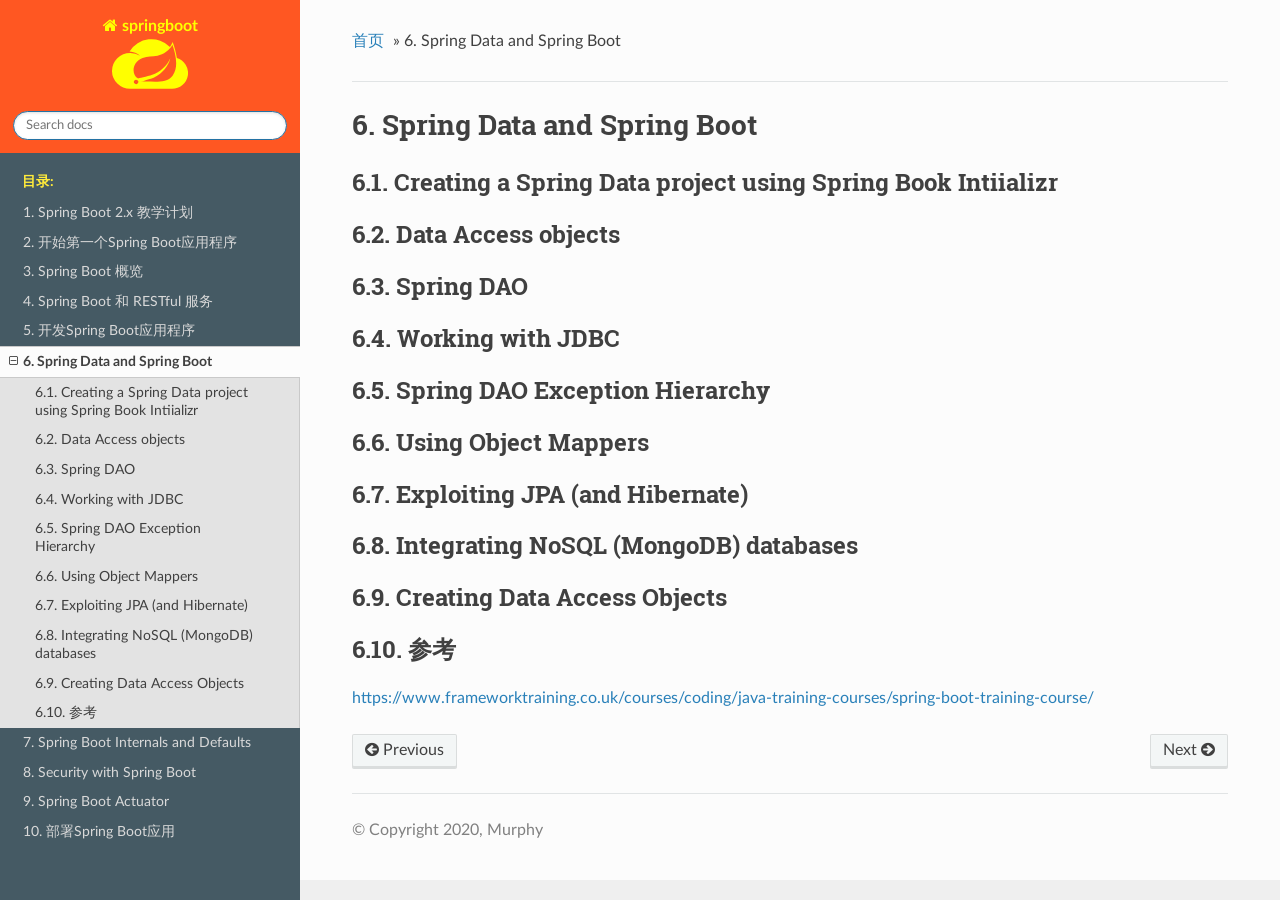
<file: docs/pages/springdata.html>
<!DOCTYPE html>
<!--[if IE 8]><html class="no-js lt-ie9" lang="en" > <![endif]-->
<!--[if gt IE 8]><!--> <html class="no-js" lang="en" > <!--<![endif]-->
<head>
  <meta charset="utf-8">
  
  <meta name="viewport" content="width=device-width, initial-scale=1.0">
  
  <title>6. Spring Data and Spring Boot</title>
  

  
  
    <link rel="shortcut icon" href="../_static/favicon.ico"/>
  
  
  

  
  <script type="text/javascript" src="../_static/js/modernizr.min.js"></script>
  
    
      <script type="text/javascript" id="documentation_options" data-url_root="../" src="../_static/documentation_options.js"></script>
        <script src="../_static/jquery.js"></script>
        <script src="../_static/underscore.js"></script>
        <script src="../_static/doctools.js"></script>
        <script src="../_static/language_data.js"></script>
    
    <script type="text/javascript" src="../_static/js/theme.js"></script>

    

  
  <link rel="stylesheet" href="../_static/css/theme.css" type="text/css" />
  <link rel="stylesheet" href="../_static/pygments.css" type="text/css" />
  <link rel="stylesheet" href="../_static/css/custom.css" type="text/css" />
    <link rel="index" title="Index" href="../genindex.html" />
    <link rel="search" title="Search" href="../search.html" />
    <link rel="next" title="7. Spring Boot Internals and Defaults" href="internal.html" />
    <link rel="prev" title="5. 开发Spring Boot应用程序" href="mvc.html" /> 
</head>

<body class="wy-body-for-nav">

   
  <div class="wy-grid-for-nav">
    
    <nav data-toggle="wy-nav-shift" class="wy-nav-side">
      <div class="wy-side-scroll">
        <div class="wy-side-nav-search" >
          

          
            <a href="../index.html" class="icon icon-home"> springboot
          

          
            
            <img src="../_static/icon-Spring-Cloud.svg" class="logo" alt="Logo"/>
          
          </a>

          
            
            
          

          
<div role="search">
  <form id="rtd-search-form" class="wy-form" action="../search.html" method="get">
    <input type="text" name="q" placeholder="Search docs" />
    <input type="hidden" name="check_keywords" value="yes" />
    <input type="hidden" name="area" value="default" />
  </form>
</div>

          
        </div>

        <div class="wy-menu wy-menu-vertical" data-spy="affix" role="navigation" aria-label="main navigation">
          
            
            
              
            
            
              <p class="caption"><span class="caption-text">目录:</span></p>
<ul class="current">
<li class="toctree-l1"><a class="reference internal" href="plan.html">1. Spring Boot 2.x 教学计划</a></li>
<li class="toctree-l1"><a class="reference internal" href="first.html">2. 开始第一个Spring Boot应用程序</a></li>
<li class="toctree-l1"><a class="reference internal" href="di.html">3. Spring Boot 概览</a></li>
<li class="toctree-l1"><a class="reference internal" href="restful.html">4. Spring Boot 和 RESTful 服务</a></li>
<li class="toctree-l1"><a class="reference internal" href="mvc.html">5. 开发Spring Boot应用程序</a></li>
<li class="toctree-l1 current"><a class="current reference internal" href="#">6. Spring Data and Spring Boot</a><ul>
<li class="toctree-l2"><a class="reference internal" href="#creating-a-spring-data-project-using-spring-book-intiializr">6.1. Creating a Spring Data project using Spring Book Intiializr</a></li>
<li class="toctree-l2"><a class="reference internal" href="#data-access-objects">6.2. Data Access objects</a></li>
<li class="toctree-l2"><a class="reference internal" href="#spring-dao">6.3. Spring DAO</a></li>
<li class="toctree-l2"><a class="reference internal" href="#working-with-jdbc">6.4. Working with JDBC</a></li>
<li class="toctree-l2"><a class="reference internal" href="#spring-dao-exception-hierarchy">6.5. Spring DAO Exception Hierarchy</a></li>
<li class="toctree-l2"><a class="reference internal" href="#using-object-mappers">6.6. Using Object Mappers</a></li>
<li class="toctree-l2"><a class="reference internal" href="#exploiting-jpa-and-hibernate">6.7. Exploiting JPA (and Hibernate)</a></li>
<li class="toctree-l2"><a class="reference internal" href="#integrating-nosql-mongodb-databases">6.8. Integrating NoSQL (MongoDB) databases</a></li>
<li class="toctree-l2"><a class="reference internal" href="#creating-data-access-objects">6.9. Creating Data Access Objects</a></li>
<li class="toctree-l2"><a class="reference internal" href="#id1">6.10. 参考</a></li>
</ul>
</li>
<li class="toctree-l1"><a class="reference internal" href="internal.html">7. Spring Boot Internals and Defaults</a></li>
<li class="toctree-l1"><a class="reference internal" href="security.html">8. Security with Spring Boot</a></li>
<li class="toctree-l1"><a class="reference internal" href="actuator.html">9. Spring Boot Actuator</a></li>
<li class="toctree-l1"><a class="reference internal" href="deploy.html">10. 部署Spring Boot应用</a></li>
</ul>

            
          
        </div>
      </div>
    </nav>

    <section data-toggle="wy-nav-shift" class="wy-nav-content-wrap">

      
      <nav class="wy-nav-top" aria-label="top navigation">
        
          <i data-toggle="wy-nav-top" class="fa fa-bars"></i>
          <a href="../index.html">springboot</a>
        
      </nav>


      <div class="wy-nav-content">
        
        <div class="rst-content">
        
          















<div role="navigation" aria-label="breadcrumbs navigation">

  <ul class="wy-breadcrumbs">
    
      <li><a href="../index.html">首页</a> &raquo;</li>
        
      <li><span class="section-number">6. </span>Spring Data and Spring Boot</li>
    
    
      <li class="wy-breadcrumbs-aside">
        
            
        
      </li>
    
  </ul>

  
  <hr/>
</div>
          <div role="main" class="document" itemscope="itemscope" itemtype="http://schema.org/Article">
           <div itemprop="articleBody">
            
  <div class="section" id="spring-data-and-spring-boot">
<h1><span class="section-number">6. </span>Spring Data and Spring Boot<a class="headerlink" href="#spring-data-and-spring-boot" title="Permalink to this headline">¶</a></h1>
<div class="section" id="creating-a-spring-data-project-using-spring-book-intiializr">
<h2><span class="section-number">6.1. </span>Creating a Spring Data project using Spring Book Intiializr<a class="headerlink" href="#creating-a-spring-data-project-using-spring-book-intiializr" title="Permalink to this headline">¶</a></h2>
</div>
<div class="section" id="data-access-objects">
<h2><span class="section-number">6.2. </span>Data Access objects<a class="headerlink" href="#data-access-objects" title="Permalink to this headline">¶</a></h2>
</div>
<div class="section" id="spring-dao">
<h2><span class="section-number">6.3. </span>Spring DAO<a class="headerlink" href="#spring-dao" title="Permalink to this headline">¶</a></h2>
</div>
<div class="section" id="working-with-jdbc">
<h2><span class="section-number">6.4. </span>Working with JDBC<a class="headerlink" href="#working-with-jdbc" title="Permalink to this headline">¶</a></h2>
</div>
<div class="section" id="spring-dao-exception-hierarchy">
<h2><span class="section-number">6.5. </span>Spring DAO Exception Hierarchy<a class="headerlink" href="#spring-dao-exception-hierarchy" title="Permalink to this headline">¶</a></h2>
</div>
<div class="section" id="using-object-mappers">
<h2><span class="section-number">6.6. </span>Using Object Mappers<a class="headerlink" href="#using-object-mappers" title="Permalink to this headline">¶</a></h2>
</div>
<div class="section" id="exploiting-jpa-and-hibernate">
<h2><span class="section-number">6.7. </span>Exploiting JPA (and Hibernate)<a class="headerlink" href="#exploiting-jpa-and-hibernate" title="Permalink to this headline">¶</a></h2>
</div>
<div class="section" id="integrating-nosql-mongodb-databases">
<h2><span class="section-number">6.8. </span>Integrating NoSQL (MongoDB) databases<a class="headerlink" href="#integrating-nosql-mongodb-databases" title="Permalink to this headline">¶</a></h2>
</div>
<div class="section" id="creating-data-access-objects">
<h2><span class="section-number">6.9. </span>Creating Data Access Objects<a class="headerlink" href="#creating-data-access-objects" title="Permalink to this headline">¶</a></h2>
</div>
<div class="section" id="id1">
<h2><span class="section-number">6.10. </span>参考<a class="headerlink" href="#id1" title="Permalink to this headline">¶</a></h2>
<p><a class="reference external" href="https://www.frameworktraining.co.uk/courses/coding/java-training-courses/spring-boot-training-course/">https://www.frameworktraining.co.uk/courses/coding/java-training-courses/spring-boot-training-course/</a></p>
</div>
</div>


           </div>
           
          </div>
          <footer>
  
    <div class="rst-footer-buttons" role="navigation" aria-label="footer navigation">
      
        <a href="internal.html" class="btn btn-neutral float-right" title="7. Spring Boot Internals and Defaults" accesskey="n" rel="next">Next <span class="fa fa-arrow-circle-right"></span></a>
      
      
        <a href="mvc.html" class="btn btn-neutral float-left" title="5. 开发Spring Boot应用程序" accesskey="p" rel="prev"><span class="fa fa-arrow-circle-left"></span> Previous</a>
      
    </div>
  

  <hr/>

  <div role="contentinfo">
    <p>
        &copy; Copyright 2020, Murphy

    </p>
  </div> 

</footer>

        </div>
      </div>

    </section>

  </div>
  


  <script type="text/javascript">
      jQuery(function () {
          SphinxRtdTheme.Navigation.enable(true);
      });
  </script>

  
  
    
   

</body>
</html>
</file>
<file: docs/_static/css/theme.css>
/* sphinx_rtd_theme version 0.4.3 | MIT license */
/* Built 20190212 16:02 */
*{-webkit-box-sizing:border-box;-moz-box-sizing:border-box;box-sizing:border-box}article,aside,details,figcaption,figure,footer,header,hgroup,nav,section{display:block}audio,canvas,video{display:inline-block;*display:inline;*zoom:1}audio:not([controls]){display:none}[hidden]{display:none}*{-webkit-box-sizing:border-box;-moz-box-sizing:border-box;box-sizing:border-box}html{font-size:100%;-webkit-text-size-adjust:100%;-ms-text-size-adjust:100%}body{margin:0}a:hover,a:active{outline:0}abbr[title]{border-bottom:1px dotted}b,strong{font-weight:bold}blockquote{margin:0}dfn{font-style:italic}ins{background:#ff9;color:#000;text-decoration:none}mark{background:#ff0;color:#000;font-style:italic;font-weight:bold}pre,code,.rst-content tt,.rst-content code,kbd,samp{font-family:monospace,serif;_font-family:"courier new",monospace;font-size:1em}pre{white-space:pre}q{quotes:none}q:before,q:after{content:"";content:none}small{font-size:85%}sub,sup{font-size:75%;line-height:0;position:relative;vertical-align:baseline}sup{top:-0.5em}sub{bottom:-0.25em}ul,ol,dl{margin:0;padding:0;list-style:none;list-style-image:none}li{list-style:none}dd{margin:0}img{border:0;-ms-interpolation-mode:bicubic;vertical-align:middle;max-width:100%}svg:not(:root){overflow:hidden}figure{margin:0}form{margin:0}fieldset{border:0;margin:0;padding:0}label{cursor:pointer}legend{border:0;*margin-left:-7px;padding:0;white-space:normal}button,input,select,textarea{font-size:100%;margin:0;vertical-align:baseline;*vertical-align:middle}button,input{line-height:normal}button,input[type="button"],input[type="reset"],input[type="submit"]{cursor:pointer;-webkit-appearance:button;*overflow:visible}button[disabled],input[disabled]{cursor:default}input[type="checkbox"],input[type="radio"]{box-sizing:border-box;padding:0;*width:13px;*height:13px}input[type="search"]{-webkit-appearance:textfield;-moz-box-sizing:content-box;-webkit-box-sizing:content-box;box-sizing:content-box}input[type="search"]::-webkit-search-decoration,input[type="search"]::-webkit-search-cancel-button{-webkit-appearance:none}button::-moz-focus-inner,input::-moz-focus-inner{border:0;padding:0}textarea{overflow:auto;vertical-align:top;resize:vertical}table{border-collapse:collapse;border-spacing:0}td{vertical-align:top}.chromeframe{margin:.2em 0;background:#ccc;color:#000;padding:.2em 0}.ir{display:block;border:0;text-indent:-999em;overflow:hidden;background-color:transparent;background-repeat:no-repeat;text-align:left;direction:ltr;*line-height:0}.ir br{display:none}.hidden{display:none !important;visibility:hidden}.visuallyhidden{border:0;clip:rect(0 0 0 0);height:1px;margin:-1px;overflow:hidden;padding:0;position:absolute;width:1px}.visuallyhidden.focusable:active,.visuallyhidden.focusable:focus{clip:auto;height:auto;margin:0;overflow:visible;position:static;width:auto}.invisible{visibility:hidden}.relative{position:relative}big,small{font-size:100%}@media print{html,body,section{background:none !important}*{box-shadow:none !important;text-shadow:none !important;filter:none !important;-ms-filter:none !important}a,a:visited{text-decoration:underline}.ir a:after,a[href^="javascript:"]:after,a[href^="#"]:after{content:""}pre,blockquote{page-break-inside:avoid}thead{display:table-header-group}tr,img{page-break-inside:avoid}img{max-width:100% !important}@page{margin:.5cm}p,h2,.rst-content .toctree-wrapper p.caption,h3{orphans:3;widows:3}h2,.rst-content .toctree-wrapper p.caption,h3{page-break-after:avoid}}.fa:before,.wy-menu-vertical li span.toctree-expand:before,.wy-menu-vertical li.on a span.toctree-expand:before,.wy-menu-vertical li.current>a span.toctree-expand:before,.rst-content .admonition-title:before,.rst-content h1 .headerlink:before,.rst-content h2 .headerlink:before,.rst-content h3 .headerlink:before,.rst-content h4 .headerlink:before,.rst-content h5 .headerlink:before,.rst-content h6 .headerlink:before,.rst-content dl dt .headerlink:before,.rst-content p.caption .headerlink:before,.rst-content table>caption .headerlink:before,.rst-content .code-block-caption .headerlink:before,.rst-content tt.download span:first-child:before,.rst-content code.download span:first-child:before,.icon:before,.wy-dropdown .caret:before,.wy-inline-validate.wy-inline-validate-success .wy-input-context:before,.wy-inline-validate.wy-inline-validate-danger .wy-input-context:before,.wy-inline-validate.wy-inline-validate-warning .wy-input-context:before,.wy-inline-validate.wy-inline-validate-info .wy-input-context:before,.wy-alert,.rst-content .note,.rst-content .attention,.rst-content .caution,.rst-content .danger,.rst-content .error,.rst-content .hint,.rst-content .important,.rst-content .tip,.rst-content .warning,.rst-content .seealso,.rst-content .admonition-todo,.rst-content .admonition,.btn,input[type="text"],input[type="password"],input[type="email"],input[type="url"],input[type="date"],input[type="month"],input[type="time"],input[type="datetime"],input[type="datetime-local"],input[type="week"],input[type="number"],input[type="search"],input[type="tel"],input[type="color"],select,textarea,.wy-menu-vertical li.on a,.wy-menu-vertical li.current>a,.wy-side-nav-search>a,.wy-side-nav-search .wy-dropdown>a,.wy-nav-top a{-webkit-font-smoothing:antialiased}.clearfix{*zoom:1}.clearfix:before,.clearfix:after{display:table;content:""}.clearfix:after{clear:both}/*!
 *  Font Awesome 4.7.0 by @davegandy - http://fontawesome.io - @fontawesome
 *  License - http://fontawesome.io/license (Font: SIL OFL 1.1, CSS: MIT License)
 */@font-face{font-family:'FontAwesome';src:url("../fonts/fontawesome-webfont.eot?v=4.7.0");src:url("../fonts/fontawesome-webfont.eot?#iefix&v=4.7.0") format("embedded-opentype"),url("../fonts/fontawesome-webfont.woff2?v=4.7.0") format("woff2"),url("../fonts/fontawesome-webfont.woff?v=4.7.0") format("woff"),url("../fonts/fontawesome-webfont.ttf?v=4.7.0") format("truetype"),url("../fonts/fontawesome-webfont.svg?v=4.7.0#fontawesomeregular") format("svg");font-weight:normal;font-style:normal}.fa,.wy-menu-vertical li span.toctree-expand,.wy-menu-vertical li.on a span.toctree-expand,.wy-menu-vertical li.current>a span.toctree-expand,.rst-content .admonition-title,.rst-content h1 .headerlink,.rst-content h2 .headerlink,.rst-content h3 .headerlink,.rst-content h4 .headerlink,.rst-content h5 .headerlink,.rst-content h6 .headerlink,.rst-content dl dt .headerlink,.rst-content p.caption .headerlink,.rst-content table>caption .headerlink,.rst-content .code-block-caption .headerlink,.rst-content tt.download span:first-child,.rst-content code.download span:first-child,.icon{display:inline-block;font:normal normal normal 14px/1 FontAwesome;font-size:inherit;text-rendering:auto;-webkit-font-smoothing:antialiased;-moz-osx-font-smoothing:grayscale}.fa-lg{font-size:1.3333333333em;line-height:.75em;vertical-align:-15%}.fa-2x{font-size:2em}.fa-3x{font-size:3em}.fa-4x{font-size:4em}.fa-5x{font-size:5em}.fa-fw{width:1.2857142857em;text-align:center}.fa-ul{padding-left:0;margin-left:2.1428571429em;list-style-type:none}.fa-ul>li{position:relative}.fa-li{position:absolute;left:-2.1428571429em;width:2.1428571429em;top:.1428571429em;text-align:center}.fa-li.fa-lg{left:-1.8571428571em}.fa-border{padding:.2em .25em .15em;border:solid 0.08em #eee;border-radius:.1em}.fa-pull-left{float:left}.fa-pull-right{float:right}.fa.fa-pull-left,.wy-menu-vertical li span.fa-pull-left.toctree-expand,.wy-menu-vertical li.on a span.fa-pull-left.toctree-expand,.wy-menu-vertical li.current>a span.fa-pull-left.toctree-expand,.rst-content .fa-pull-left.admonition-title,.rst-content h1 .fa-pull-left.headerlink,.rst-content h2 .fa-pull-left.headerlink,.rst-content h3 .fa-pull-left.headerlink,.rst-content h4 .fa-pull-left.headerlink,.rst-content h5 .fa-pull-left.headerlink,.rst-content h6 .fa-pull-left.headerlink,.rst-content dl dt .fa-pull-left.headerlink,.rst-content p.caption .fa-pull-left.headerlink,.rst-content table>caption .fa-pull-left.headerlink,.rst-content .code-block-caption .fa-pull-left.headerlink,.rst-content tt.download span.fa-pull-left:first-child,.rst-content code.download span.fa-pull-left:first-child,.fa-pull-left.icon{margin-right:.3em}.fa.fa-pull-right,.wy-menu-vertical li span.fa-pull-right.toctree-expand,.wy-menu-vertical li.on a span.fa-pull-right.toctree-expand,.wy-menu-vertical li.current>a span.fa-pull-right.toctree-expand,.rst-content .fa-pull-right.admonition-title,.rst-content h1 .fa-pull-right.headerlink,.rst-content h2 .fa-pull-right.headerlink,.rst-content h3 .fa-pull-right.headerlink,.rst-content h4 .fa-pull-right.headerlink,.rst-content h5 .fa-pull-right.headerlink,.rst-content h6 .fa-pull-right.headerlink,.rst-content dl dt .fa-pull-right.headerlink,.rst-content p.caption .fa-pull-right.headerlink,.rst-content table>caption .fa-pull-right.headerlink,.rst-content .code-block-caption .fa-pull-right.headerlink,.rst-content tt.download span.fa-pull-right:first-child,.rst-content code.download span.fa-pull-right:first-child,.fa-pull-right.icon{margin-left:.3em}.pull-right{float:right}.pull-left{float:left}.fa.pull-left,.wy-menu-vertical li span.pull-left.toctree-expand,.wy-menu-vertical li.on a span.pull-left.toctree-expand,.wy-menu-vertical li.current>a span.pull-left.toctree-expand,.rst-content .pull-left.admonition-title,.rst-content h1 .pull-left.headerlink,.rst-content h2 .pull-left.headerlink,.rst-content h3 .pull-left.headerlink,.rst-content h4 .pull-left.headerlink,.rst-content h5 .pull-left.headerlink,.rst-content h6 .pull-left.headerlink,.rst-content dl dt .pull-left.headerlink,.rst-content p.caption .pull-left.headerlink,.rst-content table>caption .pull-left.headerlink,.rst-content .code-block-caption .pull-left.headerlink,.rst-content tt.download span.pull-left:first-child,.rst-content code.download span.pull-left:first-child,.pull-left.icon{margin-right:.3em}.fa.pull-right,.wy-menu-vertical li span.pull-right.toctree-expand,.wy-menu-vertical li.on a span.pull-right.toctree-expand,.wy-menu-vertical li.current>a span.pull-right.toctree-expand,.rst-content .pull-right.admonition-title,.rst-content h1 .pull-right.headerlink,.rst-content h2 .pull-right.headerlink,.rst-content h3 .pull-right.headerlink,.rst-content h4 .pull-right.headerlink,.rst-content h5 .pull-right.headerlink,.rst-content h6 .pull-right.headerlink,.rst-content dl dt .pull-right.headerlink,.rst-content p.caption .pull-right.headerlink,.rst-content table>caption .pull-right.headerlink,.rst-content .code-block-caption .pull-right.headerlink,.rst-content tt.download span.pull-right:first-child,.rst-content code.download span.pull-right:first-child,.pull-right.icon{margin-left:.3em}.fa-spin{-webkit-animation:fa-spin 2s infinite linear;animation:fa-spin 2s infinite linear}.fa-pulse{-webkit-animation:fa-spin 1s infinite steps(8);animation:fa-spin 1s infinite steps(8)}@-webkit-keyframes fa-spin{0%{-webkit-transform:rotate(0deg);transform:rotate(0deg)}100%{-webkit-transform:rotate(359deg);transform:rotate(359deg)}}@keyframes fa-spin{0%{-webkit-transform:rotate(0deg);transform:rotate(0deg)}100%{-webkit-transform:rotate(359deg);transform:rotate(359deg)}}.fa-rotate-90{-ms-filter:"progid:DXImageTransform.Microsoft.BasicImage(rotation=1)";-webkit-transform:rotate(90deg);-ms-transform:rotate(90deg);transform:rotate(90deg)}.fa-rotate-180{-ms-filter:"progid:DXImageTransform.Microsoft.BasicImage(rotation=2)";-webkit-transform:rotate(180deg);-ms-transform:rotate(180deg);transform:rotate(180deg)}.fa-rotate-270{-ms-filter:"progid:DXImageTransform.Microsoft.BasicImage(rotation=3)";-webkit-transform:rotate(270deg);-ms-transform:rotate(270deg);transform:rotate(270deg)}.fa-flip-horizontal{-ms-filter:"progid:DXImageTransform.Microsoft.BasicImage(rotation=0, mirror=1)";-webkit-transform:scale(-1, 1);-ms-transform:scale(-1, 1);transform:scale(-1, 1)}.fa-flip-vertical{-ms-filter:"progid:DXImageTransform.Microsoft.BasicImage(rotation=2, mirror=1)";-webkit-transform:scale(1, -1);-ms-transform:scale(1, -1);transform:scale(1, -1)}:root .fa-rotate-90,:root .fa-rotate-180,:root .fa-rotate-270,:root .fa-flip-horizontal,:root .fa-flip-vertical{filter:none}.fa-stack{position:relative;display:inline-block;width:2em;height:2em;line-height:2em;vertical-align:middle}.fa-stack-1x,.fa-stack-2x{position:absolute;left:0;width:100%;text-align:center}.fa-stack-1x{line-height:inherit}.fa-stack-2x{font-size:2em}.fa-inverse{color:#fff}.fa-glass:before{content:""}.fa-music:before{content:""}.fa-search:before,.icon-search:before{content:""}.fa-envelope-o:before{content:""}.fa-heart:before{content:""}.fa-star:before{content:""}.fa-star-o:before{content:""}.fa-user:before{content:""}.fa-film:before{content:""}.fa-th-large:before{content:""}.fa-th:before{content:""}.fa-th-list:before{content:""}.fa-check:before{content:""}.fa-remove:before,.fa-close:before,.fa-times:before{content:""}.fa-search-plus:before{content:""}.fa-search-minus:before{content:""}.fa-power-off:before{content:""}.fa-signal:before{content:""}.fa-gear:before,.fa-cog:before{content:""}.fa-trash-o:before{content:""}.fa-home:before,.icon-home:before{content:""}.fa-file-o:before{content:""}.fa-clock-o:before{content:""}.fa-road:before{content:""}.fa-download:before,.rst-content tt.download span:first-child:before,.rst-content code.download span:first-child:before{content:""}.fa-arrow-circle-o-down:before{content:""}.fa-arrow-circle-o-up:before{content:""}.fa-inbox:before{content:""}.fa-play-circle-o:before{content:""}.fa-rotate-right:before,.fa-repeat:before{content:""}.fa-refresh:before{content:""}.fa-list-alt:before{content:""}.fa-lock:before{content:""}.fa-flag:before{content:""}.fa-headphones:before{content:""}.fa-volume-off:before{content:""}.fa-volume-down:before{content:""}.fa-volume-up:before{content:""}.fa-qrcode:before{content:""}.fa-barcode:before{content:""}.fa-tag:before{content:""}.fa-tags:before{content:""}.fa-book:before,.icon-book:before{content:""}.fa-bookmark:before{content:""}.fa-print:before{content:""}.fa-camera:before{content:""}.fa-font:before{content:""}.fa-bold:before{content:""}.fa-italic:before{content:""}.fa-text-height:before{content:""}.fa-text-width:before{content:""}.fa-align-left:before{content:""}.fa-align-center:before{content:""}.fa-align-right:before{content:""}.fa-align-justify:before{content:""}.fa-list:before{content:""}.fa-dedent:before,.fa-outdent:before{content:""}.fa-indent:before{content:""}.fa-video-camera:before{content:""}.fa-photo:before,.fa-image:before,.fa-picture-o:before{content:""}.fa-pencil:before{content:""}.fa-map-marker:before{content:""}.fa-adjust:before{content:""}.fa-tint:before{content:""}.fa-edit:before,.fa-pencil-square-o:before{content:""}.fa-share-square-o:before{content:""}.fa-check-square-o:before{content:""}.fa-arrows:before{content:""}.fa-step-backward:before{content:""}.fa-fast-backward:before{content:""}.fa-backward:before{content:""}.fa-play:before{content:""}.fa-pause:before{content:""}.fa-stop:before{content:""}.fa-forward:before{content:""}.fa-fast-forward:before{content:""}.fa-step-forward:before{content:""}.fa-eject:before{content:""}.fa-chevron-left:before{content:""}.fa-chevron-right:before{content:""}.fa-plus-circle:before{content:""}.fa-minus-circle:before{content:""}.fa-times-circle:before,.wy-inline-validate.wy-inline-validate-danger .wy-input-context:before{content:""}.fa-check-circle:before,.wy-inline-validate.wy-inline-validate-success .wy-input-context:before{content:""}.fa-question-circle:before{content:""}.fa-info-circle:before{content:""}.fa-crosshairs:before{content:""}.fa-times-circle-o:before{content:""}.fa-check-circle-o:before{content:""}.fa-ban:before{content:""}.fa-arrow-left:before{content:""}.fa-arrow-right:before{content:""}.fa-arrow-up:before{content:""}.fa-arrow-down:before{content:""}.fa-mail-forward:before,.fa-share:before{content:""}.fa-expand:before{content:""}.fa-compress:before{content:""}.fa-plus:before{content:""}.fa-minus:before{content:""}.fa-asterisk:before{content:""}.fa-exclamation-circle:before,.wy-inline-validate.wy-inline-validate-warning .wy-input-context:before,.wy-inline-validate.wy-inline-validate-info .wy-input-context:before,.rst-content .admonition-title:before{content:""}.fa-gift:before{content:""}.fa-leaf:before{content:""}.fa-fire:before,.icon-fire:before{content:""}.fa-eye:before{content:""}.fa-eye-slash:before{content:""}.fa-warning:before,.fa-exclamation-triangle:before{content:""}.fa-plane:before{content:""}.fa-calendar:before{content:""}.fa-random:before{content:""}.fa-comment:before{content:""}.fa-magnet:before{content:""}.fa-chevron-up:before{content:""}.fa-chevron-down:before{content:""}.fa-retweet:before{content:""}.fa-shopping-cart:before{content:""}.fa-folder:before{content:""}.fa-folder-open:before{content:""}.fa-arrows-v:before{content:""}.fa-arrows-h:before{content:""}.fa-bar-chart-o:before,.fa-bar-chart:before{content:""}.fa-twitter-square:before{content:""}.fa-facebook-square:before{content:""}.fa-camera-retro:before{content:""}.fa-key:before{content:""}.fa-gears:before,.fa-cogs:before{content:""}.fa-comments:before{content:""}.fa-thumbs-o-up:before{content:""}.fa-thumbs-o-down:before{content:""}.fa-star-half:before{content:""}.fa-heart-o:before{content:""}.fa-sign-out:before{content:""}.fa-linkedin-square:before{content:""}.fa-thumb-tack:before{content:""}.fa-external-link:before{content:""}.fa-sign-in:before{content:""}.fa-trophy:before{content:""}.fa-github-square:before{content:""}.fa-upload:before{content:""}.fa-lemon-o:before{content:""}.fa-phone:before{content:""}.fa-square-o:before{content:""}.fa-bookmark-o:before{content:""}.fa-phone-square:before{content:""}.fa-twitter:before{content:""}.fa-facebook-f:before,.fa-facebook:before{content:""}.fa-github:before,.icon-github:before{content:""}.fa-unlock:before{content:""}.fa-credit-card:before{content:""}.fa-feed:before,.fa-rss:before{content:""}.fa-hdd-o:before{content:""}.fa-bullhorn:before{content:""}.fa-bell:before{content:""}.fa-certificate:before{content:""}.fa-hand-o-right:before{content:""}.fa-hand-o-left:before{content:""}.fa-hand-o-up:before{content:""}.fa-hand-o-down:before{content:""}.fa-arrow-circle-left:before,.icon-circle-arrow-left:before{content:""}.fa-arrow-circle-right:before,.icon-circle-arrow-right:before{content:""}.fa-arrow-circle-up:before{content:""}.fa-arrow-circle-down:before{content:""}.fa-globe:before{content:""}.fa-wrench:before{content:""}.fa-tasks:before{content:""}.fa-filter:before{content:""}.fa-briefcase:before{content:""}.fa-arrows-alt:before{content:""}.fa-group:before,.fa-users:before{content:""}.fa-chain:before,.fa-link:before,.icon-link:before{content:""}.fa-cloud:before{content:""}.fa-flask:before{content:""}.fa-cut:before,.fa-scissors:before{content:""}.fa-copy:before,.fa-files-o:before{content:""}.fa-paperclip:before{content:""}.fa-save:before,.fa-floppy-o:before{content:""}.fa-square:before{content:""}.fa-navicon:before,.fa-reorder:before,.fa-bars:before{content:""}.fa-list-ul:before{content:""}.fa-list-ol:before{content:""}.fa-strikethrough:before{content:""}.fa-underline:before{content:""}.fa-table:before{content:""}.fa-magic:before{content:""}.fa-truck:before{content:""}.fa-pinterest:before{content:""}.fa-pinterest-square:before{content:""}.fa-google-plus-square:before{content:""}.fa-google-plus:before{content:""}.fa-money:before{content:""}.fa-caret-down:before,.wy-dropdown .caret:before,.icon-caret-down:before{content:""}.fa-caret-up:before{content:""}.fa-caret-left:before{content:""}.fa-caret-right:before{content:""}.fa-columns:before{content:""}.fa-unsorted:before,.fa-sort:before{content:""}.fa-sort-down:before,.fa-sort-desc:before{content:""}.fa-sort-up:before,.fa-sort-asc:before{content:""}.fa-envelope:before{content:""}.fa-linkedin:before{content:""}.fa-rotate-left:before,.fa-undo:before{content:""}.fa-legal:before,.fa-gavel:before{content:""}.fa-dashboard:before,.fa-tachometer:before{content:""}.fa-comment-o:before{content:""}.fa-comments-o:before{content:""}.fa-flash:before,.fa-bolt:before{content:""}.fa-sitemap:before{content:""}.fa-umbrella:before{content:""}.fa-paste:before,.fa-clipboard:before{content:""}.fa-lightbulb-o:before{content:""}.fa-exchange:before{content:""}.fa-cloud-download:before{content:""}.fa-cloud-upload:before{content:""}.fa-user-md:before{content:""}.fa-stethoscope:before{content:""}.fa-suitcase:before{content:""}.fa-bell-o:before{content:""}.fa-coffee:before{content:""}.fa-cutlery:before{content:""}.fa-file-text-o:before{content:""}.fa-building-o:before{content:""}.fa-hospital-o:before{content:""}.fa-ambulance:before{content:""}.fa-medkit:before{content:""}.fa-fighter-jet:before{content:""}.fa-beer:before{content:""}.fa-h-square:before{content:""}.fa-plus-square:before{content:""}.fa-angle-double-left:before{content:""}.fa-angle-double-right:before{content:""}.fa-angle-double-up:before{content:""}.fa-angle-double-down:before{content:""}.fa-angle-left:before{content:""}.fa-angle-right:before{content:""}.fa-angle-up:before{content:""}.fa-angle-down:before{content:""}.fa-desktop:before{content:""}.fa-laptop:before{content:""}.fa-tablet:before{content:""}.fa-mobile-phone:before,.fa-mobile:before{content:""}.fa-circle-o:before{content:""}.fa-quote-left:before{content:""}.fa-quote-right:before{content:""}.fa-spinner:before{content:""}.fa-circle:before{content:""}.fa-mail-reply:before,.fa-reply:before{content:""}.fa-github-alt:before{content:""}.fa-folder-o:before{content:""}.fa-folder-open-o:before{content:""}.fa-smile-o:before{content:""}.fa-frown-o:before{content:""}.fa-meh-o:before{content:""}.fa-gamepad:before{content:""}.fa-keyboard-o:before{content:""}.fa-flag-o:before{content:""}.fa-flag-checkered:before{content:""}.fa-terminal:before{content:""}.fa-code:before{content:""}.fa-mail-reply-all:before,.fa-reply-all:before{content:""}.fa-star-half-empty:before,.fa-star-half-full:before,.fa-star-half-o:before{content:""}.fa-location-arrow:before{content:""}.fa-crop:before{content:""}.fa-code-fork:before{content:""}.fa-unlink:before,.fa-chain-broken:before{content:""}.fa-question:before{content:""}.fa-info:before{content:""}.fa-exclamation:before{content:""}.fa-superscript:before{content:""}.fa-subscript:before{content:""}.fa-eraser:before{content:""}.fa-puzzle-piece:before{content:""}.fa-microphone:before{content:""}.fa-microphone-slash:before{content:""}.fa-shield:before{content:""}.fa-calendar-o:before{content:""}.fa-fire-extinguisher:before{content:""}.fa-rocket:before{content:""}.fa-maxcdn:before{content:""}.fa-chevron-circle-left:before{content:""}.fa-chevron-circle-right:before{content:""}.fa-chevron-circle-up:before{content:""}.fa-chevron-circle-down:before{content:""}.fa-html5:before{content:""}.fa-css3:before{content:""}.fa-anchor:before{content:""}.fa-unlock-alt:before{content:""}.fa-bullseye:before{content:""}.fa-ellipsis-h:before{content:""}.fa-ellipsis-v:before{content:""}.fa-rss-square:before{content:""}.fa-play-circle:before{content:""}.fa-ticket:before{content:""}.fa-minus-square:before{content:""}.fa-minus-square-o:before,.wy-menu-vertical li.on a span.toctree-expand:before,.wy-menu-vertical li.current>a span.toctree-expand:before{content:""}.fa-level-up:before{content:""}.fa-level-down:before{content:""}.fa-check-square:before{content:""}.fa-pencil-square:before{content:""}.fa-external-link-square:before{content:""}.fa-share-square:before{content:""}.fa-compass:before{content:""}.fa-toggle-down:before,.fa-caret-square-o-down:before{content:""}.fa-toggle-up:before,.fa-caret-square-o-up:before{content:""}.fa-toggle-right:before,.fa-caret-square-o-right:before{content:""}.fa-euro:before,.fa-eur:before{content:""}.fa-gbp:before{content:""}.fa-dollar:before,.fa-usd:before{content:""}.fa-rupee:before,.fa-inr:before{content:""}.fa-cny:before,.fa-rmb:before,.fa-yen:before,.fa-jpy:before{content:""}.fa-ruble:before,.fa-rouble:before,.fa-rub:before{content:""}.fa-won:before,.fa-krw:before{content:""}.fa-bitcoin:before,.fa-btc:before{content:""}.fa-file:before{content:""}.fa-file-text:before{content:""}.fa-sort-alpha-asc:before{content:""}.fa-sort-alpha-desc:before{content:""}.fa-sort-amount-asc:before{content:""}.fa-sort-amount-desc:before{content:""}.fa-sort-numeric-asc:before{content:""}.fa-sort-numeric-desc:before{content:""}.fa-thumbs-up:before{content:""}.fa-thumbs-down:before{content:""}.fa-youtube-square:before{content:""}.fa-youtube:before{content:""}.fa-xing:before{content:""}.fa-xing-square:before{content:""}.fa-youtube-play:before{content:""}.fa-dropbox:before{content:""}.fa-stack-overflow:before{content:""}.fa-instagram:before{content:""}.fa-flickr:before{content:""}.fa-adn:before{content:""}.fa-bitbucket:before,.icon-bitbucket:before{content:""}.fa-bitbucket-square:before{content:""}.fa-tumblr:before{content:""}.fa-tumblr-square:before{content:""}.fa-long-arrow-down:before{content:""}.fa-long-arrow-up:before{content:""}.fa-long-arrow-left:before{content:""}.fa-long-arrow-right:before{content:""}.fa-apple:before{content:""}.fa-windows:before{content:""}.fa-android:before{content:""}.fa-linux:before{content:""}.fa-dribbble:before{content:""}.fa-skype:before{content:""}.fa-foursquare:before{content:""}.fa-trello:before{content:""}.fa-female:before{content:""}.fa-male:before{content:""}.fa-gittip:before,.fa-gratipay:before{content:""}.fa-sun-o:before{content:""}.fa-moon-o:before{content:""}.fa-archive:before{content:""}.fa-bug:before{content:""}.fa-vk:before{content:""}.fa-weibo:before{content:""}.fa-renren:before{content:""}.fa-pagelines:before{content:""}.fa-stack-exchange:before{content:""}.fa-arrow-circle-o-right:before{content:""}.fa-arrow-circle-o-left:before{content:""}.fa-toggle-left:before,.fa-caret-square-o-left:before{content:""}.fa-dot-circle-o:before{content:""}.fa-wheelchair:before{content:""}.fa-vimeo-square:before{content:""}.fa-turkish-lira:before,.fa-try:before{content:""}.fa-plus-square-o:before,.wy-menu-vertical li span.toctree-expand:before{content:""}.fa-space-shuttle:before{content:""}.fa-slack:before{content:""}.fa-envelope-square:before{content:""}.fa-wordpress:before{content:""}.fa-openid:before{content:""}.fa-institution:before,.fa-bank:before,.fa-university:before{content:""}.fa-mortar-board:before,.fa-graduation-cap:before{content:""}.fa-yahoo:before{content:""}.fa-google:before{content:""}.fa-reddit:before{content:""}.fa-reddit-square:before{content:""}.fa-stumbleupon-circle:before{content:""}.fa-stumbleupon:before{content:""}.fa-delicious:before{content:""}.fa-digg:before{content:""}.fa-pied-piper-pp:before{content:""}.fa-pied-piper-alt:before{content:""}.fa-drupal:before{content:""}.fa-joomla:before{content:""}.fa-language:before{content:""}.fa-fax:before{content:""}.fa-building:before{content:""}.fa-child:before{content:""}.fa-paw:before{content:""}.fa-spoon:before{content:""}.fa-cube:before{content:""}.fa-cubes:before{content:""}.fa-behance:before{content:""}.fa-behance-square:before{content:""}.fa-steam:before{content:""}.fa-steam-square:before{content:""}.fa-recycle:before{content:""}.fa-automobile:before,.fa-car:before{content:""}.fa-cab:before,.fa-taxi:before{content:""}.fa-tree:before{content:""}.fa-spotify:before{content:""}.fa-deviantart:before{content:""}.fa-soundcloud:before{content:""}.fa-database:before{content:""}.fa-file-pdf-o:before{content:""}.fa-file-word-o:before{content:""}.fa-file-excel-o:before{content:""}.fa-file-powerpoint-o:before{content:""}.fa-file-photo-o:before,.fa-file-picture-o:before,.fa-file-image-o:before{content:""}.fa-file-zip-o:before,.fa-file-archive-o:before{content:""}.fa-file-sound-o:before,.fa-file-audio-o:before{content:""}.fa-file-movie-o:before,.fa-file-video-o:before{content:""}.fa-file-code-o:before{content:""}.fa-vine:before{content:""}.fa-codepen:before{content:""}.fa-jsfiddle:before{content:""}.fa-life-bouy:before,.fa-life-buoy:before,.fa-life-saver:before,.fa-support:before,.fa-life-ring:before{content:""}.fa-circle-o-notch:before{content:""}.fa-ra:before,.fa-resistance:before,.fa-rebel:before{content:""}.fa-ge:before,.fa-empire:before{content:""}.fa-git-square:before{content:""}.fa-git:before{content:""}.fa-y-combinator-square:before,.fa-yc-square:before,.fa-hacker-news:before{content:""}.fa-tencent-weibo:before{content:""}.fa-qq:before{content:""}.fa-wechat:before,.fa-weixin:before{content:""}.fa-send:before,.fa-paper-plane:before{content:""}.fa-send-o:before,.fa-paper-plane-o:before{content:""}.fa-history:before{content:""}.fa-circle-thin:before{content:""}.fa-header:before{content:""}.fa-paragraph:before{content:""}.fa-sliders:before{content:""}.fa-share-alt:before{content:""}.fa-share-alt-square:before{content:""}.fa-bomb:before{content:""}.fa-soccer-ball-o:before,.fa-futbol-o:before{content:""}.fa-tty:before{content:""}.fa-binoculars:before{content:""}.fa-plug:before{content:""}.fa-slideshare:before{content:""}.fa-twitch:before{content:""}.fa-yelp:before{content:""}.fa-newspaper-o:before{content:""}.fa-wifi:before{content:""}.fa-calculator:before{content:""}.fa-paypal:before{content:""}.fa-google-wallet:before{content:""}.fa-cc-visa:before{content:""}.fa-cc-mastercard:before{content:""}.fa-cc-discover:before{content:""}.fa-cc-amex:before{content:""}.fa-cc-paypal:before{content:""}.fa-cc-stripe:before{content:""}.fa-bell-slash:before{content:""}.fa-bell-slash-o:before{content:""}.fa-trash:before{content:""}.fa-copyright:before{content:""}.fa-at:before{content:""}.fa-eyedropper:before{content:""}.fa-paint-brush:before{content:""}.fa-birthday-cake:before{content:""}.fa-area-chart:before{content:""}.fa-pie-chart:before{content:""}.fa-line-chart:before{content:""}.fa-lastfm:before{content:""}.fa-lastfm-square:before{content:""}.fa-toggle-off:before{content:""}.fa-toggle-on:before{content:""}.fa-bicycle:before{content:""}.fa-bus:before{content:""}.fa-ioxhost:before{content:""}.fa-angellist:before{content:""}.fa-cc:before{content:""}.fa-shekel:before,.fa-sheqel:before,.fa-ils:before{content:""}.fa-meanpath:before{content:""}.fa-buysellads:before{content:""}.fa-connectdevelop:before{content:""}.fa-dashcube:before{content:""}.fa-forumbee:before{content:""}.fa-leanpub:before{content:""}.fa-sellsy:before{content:""}.fa-shirtsinbulk:before{content:""}.fa-simplybuilt:before{content:""}.fa-skyatlas:before{content:""}.fa-cart-plus:before{content:""}.fa-cart-arrow-down:before{content:""}.fa-diamond:before{content:""}.fa-ship:before{content:""}.fa-user-secret:before{content:""}.fa-motorcycle:before{content:""}.fa-street-view:before{content:""}.fa-heartbeat:before{content:""}.fa-venus:before{content:""}.fa-mars:before{content:""}.fa-mercury:before{content:""}.fa-intersex:before,.fa-transgender:before{content:""}.fa-transgender-alt:before{content:""}.fa-venus-double:before{content:""}.fa-mars-double:before{content:""}.fa-venus-mars:before{content:""}.fa-mars-stroke:before{content:""}.fa-mars-stroke-v:before{content:""}.fa-mars-stroke-h:before{content:""}.fa-neuter:before{content:""}.fa-genderless:before{content:""}.fa-facebook-official:before{content:""}.fa-pinterest-p:before{content:""}.fa-whatsapp:before{content:""}.fa-server:before{content:""}.fa-user-plus:before{content:""}.fa-user-times:before{content:""}.fa-hotel:before,.fa-bed:before{content:""}.fa-viacoin:before{content:""}.fa-train:before{content:""}.fa-subway:before{content:""}.fa-medium:before{content:""}.fa-yc:before,.fa-y-combinator:before{content:""}.fa-optin-monster:before{content:""}.fa-opencart:before{content:""}.fa-expeditedssl:before{content:""}.fa-battery-4:before,.fa-battery:before,.fa-battery-full:before{content:""}.fa-battery-3:before,.fa-battery-three-quarters:before{content:""}.fa-battery-2:before,.fa-battery-half:before{content:""}.fa-battery-1:before,.fa-battery-quarter:before{content:""}.fa-battery-0:before,.fa-battery-empty:before{content:""}.fa-mouse-pointer:before{content:""}.fa-i-cursor:before{content:""}.fa-object-group:before{content:""}.fa-object-ungroup:before{content:""}.fa-sticky-note:before{content:""}.fa-sticky-note-o:before{content:""}.fa-cc-jcb:before{content:""}.fa-cc-diners-club:before{content:""}.fa-clone:before{content:""}.fa-balance-scale:before{content:""}.fa-hourglass-o:before{content:""}.fa-hourglass-1:before,.fa-hourglass-start:before{content:""}.fa-hourglass-2:before,.fa-hourglass-half:before{content:""}.fa-hourglass-3:before,.fa-hourglass-end:before{content:""}.fa-hourglass:before{content:""}.fa-hand-grab-o:before,.fa-hand-rock-o:before{content:""}.fa-hand-stop-o:before,.fa-hand-paper-o:before{content:""}.fa-hand-scissors-o:before{content:""}.fa-hand-lizard-o:before{content:""}.fa-hand-spock-o:before{content:""}.fa-hand-pointer-o:before{content:""}.fa-hand-peace-o:before{content:""}.fa-trademark:before{content:""}.fa-registered:before{content:""}.fa-creative-commons:before{content:""}.fa-gg:before{content:""}.fa-gg-circle:before{content:""}.fa-tripadvisor:before{content:""}.fa-odnoklassniki:before{content:""}.fa-odnoklassniki-square:before{content:""}.fa-get-pocket:before{content:""}.fa-wikipedia-w:before{content:""}.fa-safari:before{content:""}.fa-chrome:before{content:""}.fa-firefox:before{content:""}.fa-opera:before{content:""}.fa-internet-explorer:before{content:""}.fa-tv:before,.fa-television:before{content:""}.fa-contao:before{content:""}.fa-500px:before{content:""}.fa-amazon:before{content:""}.fa-calendar-plus-o:before{content:""}.fa-calendar-minus-o:before{content:""}.fa-calendar-times-o:before{content:""}.fa-calendar-check-o:before{content:""}.fa-industry:before{content:""}.fa-map-pin:before{content:""}.fa-map-signs:before{content:""}.fa-map-o:before{content:""}.fa-map:before{content:""}.fa-commenting:before{content:""}.fa-commenting-o:before{content:""}.fa-houzz:before{content:""}.fa-vimeo:before{content:""}.fa-black-tie:before{content:""}.fa-fonticons:before{content:""}.fa-reddit-alien:before{content:""}.fa-edge:before{content:""}.fa-credit-card-alt:before{content:""}.fa-codiepie:before{content:""}.fa-modx:before{content:""}.fa-fort-awesome:before{content:""}.fa-usb:before{content:""}.fa-product-hunt:before{content:""}.fa-mixcloud:before{content:""}.fa-scribd:before{content:""}.fa-pause-circle:before{content:""}.fa-pause-circle-o:before{content:""}.fa-stop-circle:before{content:""}.fa-stop-circle-o:before{content:""}.fa-shopping-bag:before{content:""}.fa-shopping-basket:before{content:""}.fa-hashtag:before{content:""}.fa-bluetooth:before{content:""}.fa-bluetooth-b:before{content:""}.fa-percent:before{content:""}.fa-gitlab:before,.icon-gitlab:before{content:""}.fa-wpbeginner:before{content:""}.fa-wpforms:before{content:""}.fa-envira:before{content:""}.fa-universal-access:before{content:""}.fa-wheelchair-alt:before{content:""}.fa-question-circle-o:before{content:""}.fa-blind:before{content:""}.fa-audio-description:before{content:""}.fa-volume-control-phone:before{content:""}.fa-braille:before{content:""}.fa-assistive-listening-systems:before{content:""}.fa-asl-interpreting:before,.fa-american-sign-language-interpreting:before{content:""}.fa-deafness:before,.fa-hard-of-hearing:before,.fa-deaf:before{content:""}.fa-glide:before{content:""}.fa-glide-g:before{content:""}.fa-signing:before,.fa-sign-language:before{content:""}.fa-low-vision:before{content:""}.fa-viadeo:before{content:""}.fa-viadeo-square:before{content:""}.fa-snapchat:before{content:""}.fa-snapchat-ghost:before{content:""}.fa-snapchat-square:before{content:""}.fa-pied-piper:before{content:""}.fa-first-order:before{content:""}.fa-yoast:before{content:""}.fa-themeisle:before{content:""}.fa-google-plus-circle:before,.fa-google-plus-official:before{content:""}.fa-fa:before,.fa-font-awesome:before{content:""}.fa-handshake-o:before{content:""}.fa-envelope-open:before{content:""}.fa-envelope-open-o:before{content:""}.fa-linode:before{content:""}.fa-address-book:before{content:""}.fa-address-book-o:before{content:""}.fa-vcard:before,.fa-address-card:before{content:""}.fa-vcard-o:before,.fa-address-card-o:before{content:""}.fa-user-circle:before{content:""}.fa-user-circle-o:before{content:""}.fa-user-o:before{content:""}.fa-id-badge:before{content:""}.fa-drivers-license:before,.fa-id-card:before{content:""}.fa-drivers-license-o:before,.fa-id-card-o:before{content:""}.fa-quora:before{content:""}.fa-free-code-camp:before{content:""}.fa-telegram:before{content:""}.fa-thermometer-4:before,.fa-thermometer:before,.fa-thermometer-full:before{content:""}.fa-thermometer-3:before,.fa-thermometer-three-quarters:before{content:""}.fa-thermometer-2:before,.fa-thermometer-half:before{content:""}.fa-thermometer-1:before,.fa-thermometer-quarter:before{content:""}.fa-thermometer-0:before,.fa-thermometer-empty:before{content:""}.fa-shower:before{content:""}.fa-bathtub:before,.fa-s15:before,.fa-bath:before{content:""}.fa-podcast:before{content:""}.fa-window-maximize:before{content:""}.fa-window-minimize:before{content:""}.fa-window-restore:before{content:""}.fa-times-rectangle:before,.fa-window-close:before{content:""}.fa-times-rectangle-o:before,.fa-window-close-o:before{content:""}.fa-bandcamp:before{content:""}.fa-grav:before{content:""}.fa-etsy:before{content:""}.fa-imdb:before{content:""}.fa-ravelry:before{content:""}.fa-eercast:before{content:""}.fa-microchip:before{content:""}.fa-snowflake-o:before{content:""}.fa-superpowers:before{content:""}.fa-wpexplorer:before{content:""}.fa-meetup:before{content:""}.sr-only{position:absolute;width:1px;height:1px;padding:0;margin:-1px;overflow:hidden;clip:rect(0, 0, 0, 0);border:0}.sr-only-focusable:active,.sr-only-focusable:focus{position:static;width:auto;height:auto;margin:0;overflow:visible;clip:auto}.fa,.wy-menu-vertical li span.toctree-expand,.wy-menu-vertical li.on a span.toctree-expand,.wy-menu-vertical li.current>a span.toctree-expand,.rst-content .admonition-title,.rst-content h1 .headerlink,.rst-content h2 .headerlink,.rst-content h3 .headerlink,.rst-content h4 .headerlink,.rst-content h5 .headerlink,.rst-content h6 .headerlink,.rst-content dl dt .headerlink,.rst-content p.caption .headerlink,.rst-content table>caption .headerlink,.rst-content .code-block-caption .headerlink,.rst-content tt.download span:first-child,.rst-content code.download span:first-child,.icon,.wy-dropdown .caret,.wy-inline-validate.wy-inline-validate-success .wy-input-context,.wy-inline-validate.wy-inline-validate-danger .wy-input-context,.wy-inline-validate.wy-inline-validate-warning .wy-input-context,.wy-inline-validate.wy-inline-validate-info .wy-input-context{font-family:inherit}.fa:before,.wy-menu-vertical li span.toctree-expand:before,.wy-menu-vertical li.on a span.toctree-expand:before,.wy-menu-vertical li.current>a span.toctree-expand:before,.rst-content .admonition-title:before,.rst-content h1 .headerlink:before,.rst-content h2 .headerlink:before,.rst-content h3 .headerlink:before,.rst-content h4 .headerlink:before,.rst-content h5 .headerlink:before,.rst-content h6 .headerlink:before,.rst-content dl dt .headerlink:before,.rst-content p.caption .headerlink:before,.rst-content table>caption .headerlink:before,.rst-content .code-block-caption .headerlink:before,.rst-content tt.download span:first-child:before,.rst-content code.download span:first-child:before,.icon:before,.wy-dropdown .caret:before,.wy-inline-validate.wy-inline-validate-success .wy-input-context:before,.wy-inline-validate.wy-inline-validate-danger .wy-input-context:before,.wy-inline-validate.wy-inline-validate-warning .wy-input-context:before,.wy-inline-validate.wy-inline-validate-info .wy-input-context:before{font-family:"FontAwesome";display:inline-block;font-style:normal;font-weight:normal;line-height:1;text-decoration:inherit}a .fa,a .wy-menu-vertical li span.toctree-expand,.wy-menu-vertical li a span.toctree-expand,.wy-menu-vertical li.on a span.toctree-expand,.wy-menu-vertical li.current>a span.toctree-expand,a .rst-content .admonition-title,.rst-content a .admonition-title,a .rst-content h1 .headerlink,.rst-content h1 a .headerlink,a .rst-content h2 .headerlink,.rst-content h2 a .headerlink,a .rst-content h3 .headerlink,.rst-content h3 a .headerlink,a .rst-content h4 .headerlink,.rst-content h4 a .headerlink,a .rst-content h5 .headerlink,.rst-content h5 a .headerlink,a .rst-content h6 .headerlink,.rst-content h6 a .headerlink,a .rst-content dl dt .headerlink,.rst-content dl dt a .headerlink,a .rst-content p.caption .headerlink,.rst-content p.caption a .headerlink,a .rst-content table>caption .headerlink,.rst-content table>caption a .headerlink,a .rst-content .code-block-caption .headerlink,.rst-content .code-block-caption a .headerlink,a .rst-content tt.download span:first-child,.rst-content tt.download a span:first-child,a .rst-content code.download span:first-child,.rst-content code.download a span:first-child,a .icon{display:inline-block;text-decoration:inherit}.btn .fa,.btn .wy-menu-vertical li span.toctree-expand,.wy-menu-vertical li .btn span.toctree-expand,.btn .wy-menu-vertical li.on a span.toctree-expand,.wy-menu-vertical li.on a .btn span.toctree-expand,.btn .wy-menu-vertical li.current>a span.toctree-expand,.wy-menu-vertical li.current>a .btn span.toctree-expand,.btn .rst-content .admonition-title,.rst-content .btn .admonition-title,.btn .rst-content h1 .headerlink,.rst-content h1 .btn .headerlink,.btn .rst-content h2 .headerlink,.rst-content h2 .btn .headerlink,.btn .rst-content h3 .headerlink,.rst-content h3 .btn .headerlink,.btn .rst-content h4 .headerlink,.rst-content h4 .btn .headerlink,.btn .rst-content h5 .headerlink,.rst-content h5 .btn .headerlink,.btn .rst-content h6 .headerlink,.rst-content h6 .btn .headerlink,.btn .rst-content dl dt .headerlink,.rst-content dl dt .btn .headerlink,.btn .rst-content p.caption .headerlink,.rst-content p.caption .btn .headerlink,.btn .rst-content table>caption .headerlink,.rst-content table>caption .btn .headerlink,.btn .rst-content .code-block-caption .headerlink,.rst-content .code-block-caption .btn .headerlink,.btn .rst-content tt.download span:first-child,.rst-content tt.download .btn span:first-child,.btn .rst-content code.download span:first-child,.rst-content code.download .btn span:first-child,.btn .icon,.nav .fa,.nav .wy-menu-vertical li span.toctree-expand,.wy-menu-vertical li .nav span.toctree-expand,.nav .wy-menu-vertical li.on a span.toctree-expand,.wy-menu-vertical li.on a .nav span.toctree-expand,.nav .wy-menu-vertical li.current>a span.toctree-expand,.wy-menu-vertical li.current>a .nav span.toctree-expand,.nav .rst-content .admonition-title,.rst-content .nav .admonition-title,.nav .rst-content h1 .headerlink,.rst-content h1 .nav .headerlink,.nav .rst-content h2 .headerlink,.rst-content h2 .nav .headerlink,.nav .rst-content h3 .headerlink,.rst-content h3 .nav .headerlink,.nav .rst-content h4 .headerlink,.rst-content h4 .nav .headerlink,.nav .rst-content h5 .headerlink,.rst-content h5 .nav .headerlink,.nav .rst-content h6 .headerlink,.rst-content h6 .nav .headerlink,.nav .rst-content dl dt .headerlink,.rst-content dl dt .nav .headerlink,.nav .rst-content p.caption .headerlink,.rst-content p.caption .nav .headerlink,.nav .rst-content table>caption .headerlink,.rst-content table>caption .nav .headerlink,.nav .rst-content .code-block-caption .headerlink,.rst-content .code-block-caption .nav .headerlink,.nav .rst-content tt.download span:first-child,.rst-content tt.download .nav span:first-child,.nav .rst-content code.download span:first-child,.rst-content code.download .nav span:first-child,.nav .icon{display:inline}.btn .fa.fa-large,.btn .wy-menu-vertical li span.fa-large.toctree-expand,.wy-menu-vertical li .btn span.fa-large.toctree-expand,.btn .rst-content .fa-large.admonition-title,.rst-content .btn .fa-large.admonition-title,.btn .rst-content h1 .fa-large.headerlink,.rst-content h1 .btn .fa-large.headerlink,.btn .rst-content h2 .fa-large.headerlink,.rst-content h2 .btn .fa-large.headerlink,.btn .rst-content h3 .fa-large.headerlink,.rst-content h3 .btn .fa-large.headerlink,.btn .rst-content h4 .fa-large.headerlink,.rst-content h4 .btn .fa-large.headerlink,.btn .rst-content h5 .fa-large.headerlink,.rst-content h5 .btn .fa-large.headerlink,.btn .rst-content h6 .fa-large.headerlink,.rst-content h6 .btn .fa-large.headerlink,.btn .rst-content dl dt .fa-large.headerlink,.rst-content dl dt .btn .fa-large.headerlink,.btn .rst-content p.caption .fa-large.headerlink,.rst-content p.caption .btn .fa-large.headerlink,.btn .rst-content table>caption .fa-large.headerlink,.rst-content table>caption .btn .fa-large.headerlink,.btn .rst-content .code-block-caption .fa-large.headerlink,.rst-content .code-block-caption .btn .fa-large.headerlink,.btn .rst-content tt.download span.fa-large:first-child,.rst-content tt.download .btn span.fa-large:first-child,.btn .rst-content code.download span.fa-large:first-child,.rst-content code.download .btn span.fa-large:first-child,.btn .fa-large.icon,.nav .fa.fa-large,.nav .wy-menu-vertical li span.fa-large.toctree-expand,.wy-menu-vertical li .nav span.fa-large.toctree-expand,.nav .rst-content .fa-large.admonition-title,.rst-content .nav .fa-large.admonition-title,.nav .rst-content h1 .fa-large.headerlink,.rst-content h1 .nav .fa-large.headerlink,.nav .rst-content h2 .fa-large.headerlink,.rst-content h2 .nav .fa-large.headerlink,.nav .rst-content h3 .fa-large.headerlink,.rst-content h3 .nav .fa-large.headerlink,.nav .rst-content h4 .fa-large.headerlink,.rst-content h4 .nav .fa-large.headerlink,.nav .rst-content h5 .fa-large.headerlink,.rst-content h5 .nav .fa-large.headerlink,.nav .rst-content h6 .fa-large.headerlink,.rst-content h6 .nav .fa-large.headerlink,.nav .rst-content dl dt .fa-large.headerlink,.rst-content dl dt .nav .fa-large.headerlink,.nav .rst-content p.caption .fa-large.headerlink,.rst-content p.caption .nav .fa-large.headerlink,.nav .rst-content table>caption .fa-large.headerlink,.rst-content table>caption .nav .fa-large.headerlink,.nav .rst-content .code-block-caption .fa-large.headerlink,.rst-content .code-block-caption .nav .fa-large.headerlink,.nav .rst-content tt.download span.fa-large:first-child,.rst-content tt.download .nav span.fa-large:first-child,.nav .rst-content code.download span.fa-large:first-child,.rst-content code.download .nav span.fa-large:first-child,.nav .fa-large.icon{line-height:.9em}.btn .fa.fa-spin,.btn .wy-menu-vertical li span.fa-spin.toctree-expand,.wy-menu-vertical li .btn span.fa-spin.toctree-expand,.btn .rst-content .fa-spin.admonition-title,.rst-content .btn .fa-spin.admonition-title,.btn .rst-content h1 .fa-spin.headerlink,.rst-content h1 .btn .fa-spin.headerlink,.btn .rst-content h2 .fa-spin.headerlink,.rst-content h2 .btn .fa-spin.headerlink,.btn .rst-content h3 .fa-spin.headerlink,.rst-content h3 .btn .fa-spin.headerlink,.btn .rst-content h4 .fa-spin.headerlink,.rst-content h4 .btn .fa-spin.headerlink,.btn .rst-content h5 .fa-spin.headerlink,.rst-content h5 .btn .fa-spin.headerlink,.btn .rst-content h6 .fa-spin.headerlink,.rst-content h6 .btn .fa-spin.headerlink,.btn .rst-content dl dt .fa-spin.headerlink,.rst-content dl dt .btn .fa-spin.headerlink,.btn .rst-content p.caption .fa-spin.headerlink,.rst-content p.caption .btn .fa-spin.headerlink,.btn .rst-content table>caption .fa-spin.headerlink,.rst-content table>caption .btn .fa-spin.headerlink,.btn .rst-content .code-block-caption .fa-spin.headerlink,.rst-content .code-block-caption .btn .fa-spin.headerlink,.btn .rst-content tt.download span.fa-spin:first-child,.rst-content tt.download .btn span.fa-spin:first-child,.btn .rst-content code.download span.fa-spin:first-child,.rst-content code.download .btn span.fa-spin:first-child,.btn .fa-spin.icon,.nav .fa.fa-spin,.nav .wy-menu-vertical li span.fa-spin.toctree-expand,.wy-menu-vertical li .nav span.fa-spin.toctree-expand,.nav .rst-content .fa-spin.admonition-title,.rst-content .nav .fa-spin.admonition-title,.nav .rst-content h1 .fa-spin.headerlink,.rst-content h1 .nav .fa-spin.headerlink,.nav .rst-content h2 .fa-spin.headerlink,.rst-content h2 .nav .fa-spin.headerlink,.nav .rst-content h3 .fa-spin.headerlink,.rst-content h3 .nav .fa-spin.headerlink,.nav .rst-content h4 .fa-spin.headerlink,.rst-content h4 .nav .fa-spin.headerlink,.nav .rst-content h5 .fa-spin.headerlink,.rst-content h5 .nav .fa-spin.headerlink,.nav .rst-content h6 .fa-spin.headerlink,.rst-content h6 .nav .fa-spin.headerlink,.nav .rst-content dl dt .fa-spin.headerlink,.rst-content dl dt .nav .fa-spin.headerlink,.nav .rst-content p.caption .fa-spin.headerlink,.rst-content p.caption .nav .fa-spin.headerlink,.nav .rst-content table>caption .fa-spin.headerlink,.rst-content table>caption .nav .fa-spin.headerlink,.nav .rst-content .code-block-caption .fa-spin.headerlink,.rst-content .code-block-caption .nav .fa-spin.headerlink,.nav .rst-content tt.download span.fa-spin:first-child,.rst-content tt.download .nav span.fa-spin:first-child,.nav .rst-content code.download span.fa-spin:first-child,.rst-content code.download .nav span.fa-spin:first-child,.nav .fa-spin.icon{display:inline-block}.btn.fa:before,.wy-menu-vertical li span.btn.toctree-expand:before,.rst-content .btn.admonition-title:before,.rst-content h1 .btn.headerlink:before,.rst-content h2 .btn.headerlink:before,.rst-content h3 .btn.headerlink:before,.rst-content h4 .btn.headerlink:before,.rst-content h5 .btn.headerlink:before,.rst-content h6 .btn.headerlink:before,.rst-content dl dt .btn.headerlink:before,.rst-content p.caption .btn.headerlink:before,.rst-content table>caption .btn.headerlink:before,.rst-content .code-block-caption .btn.headerlink:before,.rst-content tt.download span.btn:first-child:before,.rst-content code.download span.btn:first-child:before,.btn.icon:before{opacity:.5;-webkit-transition:opacity .05s ease-in;-moz-transition:opacity .05s ease-in;transition:opacity .05s ease-in}.btn.fa:hover:before,.wy-menu-vertical li span.btn.toctree-expand:hover:before,.rst-content .btn.admonition-title:hover:before,.rst-content h1 .btn.headerlink:hover:before,.rst-content h2 .btn.headerlink:hover:before,.rst-content h3 .btn.headerlink:hover:before,.rst-content h4 .btn.headerlink:hover:before,.rst-content h5 .btn.headerlink:hover:before,.rst-content h6 .btn.headerlink:hover:before,.rst-content dl dt .btn.headerlink:hover:before,.rst-content p.caption .btn.headerlink:hover:before,.rst-content table>caption .btn.headerlink:hover:before,.rst-content .code-block-caption .btn.headerlink:hover:before,.rst-content tt.download span.btn:first-child:hover:before,.rst-content code.download span.btn:first-child:hover:before,.btn.icon:hover:before{opacity:1}.btn-mini .fa:before,.btn-mini .wy-menu-vertical li span.toctree-expand:before,.wy-menu-vertical li .btn-mini span.toctree-expand:before,.btn-mini .rst-content .admonition-title:before,.rst-content .btn-mini .admonition-title:before,.btn-mini .rst-content h1 .headerlink:before,.rst-content h1 .btn-mini .headerlink:before,.btn-mini .rst-content h2 .headerlink:before,.rst-content h2 .btn-mini .headerlink:before,.btn-mini .rst-content h3 .headerlink:before,.rst-content h3 .btn-mini .headerlink:before,.btn-mini .rst-content h4 .headerlink:before,.rst-content h4 .btn-mini .headerlink:before,.btn-mini .rst-content h5 .headerlink:before,.rst-content h5 .btn-mini .headerlink:before,.btn-mini .rst-content h6 .headerlink:before,.rst-content h6 .btn-mini .headerlink:before,.btn-mini .rst-content dl dt .headerlink:before,.rst-content dl dt .btn-mini .headerlink:before,.btn-mini .rst-content p.caption .headerlink:before,.rst-content p.caption .btn-mini .headerlink:before,.btn-mini .rst-content table>caption .headerlink:before,.rst-content table>caption .btn-mini .headerlink:before,.btn-mini .rst-content .code-block-caption .headerlink:before,.rst-content .code-block-caption .btn-mini .headerlink:before,.btn-mini .rst-content tt.download span:first-child:before,.rst-content tt.download .btn-mini span:first-child:before,.btn-mini .rst-content code.download span:first-child:before,.rst-content code.download .btn-mini span:first-child:before,.btn-mini .icon:before{font-size:14px;vertical-align:-15%}.wy-alert,.rst-content .note,.rst-content .attention,.rst-content .caution,.rst-content .danger,.rst-content .error,.rst-content .hint,.rst-content .important,.rst-content .tip,.rst-content .warning,.rst-content .seealso,.rst-content .admonition-todo,.rst-content .admonition{padding:12px;line-height:24px;margin-bottom:24px;background:#e7f2fa}.wy-alert-title,.rst-content .admonition-title{color:#fff;font-weight:bold;display:block;color:#fff;background:#6ab0de;margin:-12px;padding:6px 12px;margin-bottom:12px}.wy-alert.wy-alert-danger,.rst-content .wy-alert-danger.note,.rst-content .wy-alert-danger.attention,.rst-content .wy-alert-danger.caution,.rst-content .danger,.rst-content .error,.rst-content .wy-alert-danger.hint,.rst-content .wy-alert-danger.important,.rst-content .wy-alert-danger.tip,.rst-content .wy-alert-danger.warning,.rst-content .wy-alert-danger.seealso,.rst-content .wy-alert-danger.admonition-todo,.rst-content .wy-alert-danger.admonition{background:#fdf3f2}.wy-alert.wy-alert-danger .wy-alert-title,.rst-content .wy-alert-danger.note .wy-alert-title,.rst-content .wy-alert-danger.attention .wy-alert-title,.rst-content .wy-alert-danger.caution .wy-alert-title,.rst-content .danger .wy-alert-title,.rst-content .error .wy-alert-title,.rst-content .wy-alert-danger.hint .wy-alert-title,.rst-content .wy-alert-danger.important .wy-alert-title,.rst-content .wy-alert-danger.tip .wy-alert-title,.rst-content .wy-alert-danger.warning .wy-alert-title,.rst-content .wy-alert-danger.seealso .wy-alert-title,.rst-content .wy-alert-danger.admonition-todo .wy-alert-title,.rst-content .wy-alert-danger.admonition .wy-alert-title,.wy-alert.wy-alert-danger .rst-content .admonition-title,.rst-content .wy-alert.wy-alert-danger .admonition-title,.rst-content .wy-alert-danger.note .admonition-title,.rst-content .wy-alert-danger.attention .admonition-title,.rst-content .wy-alert-danger.caution .admonition-title,.rst-content .danger .admonition-title,.rst-content .error .admonition-title,.rst-content .wy-alert-danger.hint .admonition-title,.rst-content .wy-alert-danger.important .admonition-title,.rst-content .wy-alert-danger.tip .admonition-title,.rst-content .wy-alert-danger.warning .admonition-title,.rst-content .wy-alert-danger.seealso .admonition-title,.rst-content .wy-alert-danger.admonition-todo .admonition-title,.rst-content .wy-alert-danger.admonition .admonition-title{background:#f29f97}.wy-alert.wy-alert-warning,.rst-content .wy-alert-warning.note,.rst-content .attention,.rst-content .caution,.rst-content .wy-alert-warning.danger,.rst-content .wy-alert-warning.error,.rst-content .wy-alert-warning.hint,.rst-content .wy-alert-warning.important,.rst-content .wy-alert-warning.tip,.rst-content .warning,.rst-content .wy-alert-warning.seealso,.rst-content .admonition-todo,.rst-content .wy-alert-warning.admonition{background:#ffedcc}.wy-alert.wy-alert-warning .wy-alert-title,.rst-content .wy-alert-warning.note .wy-alert-title,.rst-content .attention .wy-alert-title,.rst-content .caution .wy-alert-title,.rst-content .wy-alert-warning.danger .wy-alert-title,.rst-content .wy-alert-warning.error .wy-alert-title,.rst-content .wy-alert-warning.hint .wy-alert-title,.rst-content .wy-alert-warning.important .wy-alert-title,.rst-content .wy-alert-warning.tip .wy-alert-title,.rst-content .warning .wy-alert-title,.rst-content .wy-alert-warning.seealso .wy-alert-title,.rst-content .admonition-todo .wy-alert-title,.rst-content .wy-alert-warning.admonition .wy-alert-title,.wy-alert.wy-alert-warning .rst-content .admonition-title,.rst-content .wy-alert.wy-alert-warning .admonition-title,.rst-content .wy-alert-warning.note .admonition-title,.rst-content .attention .admonition-title,.rst-content .caution .admonition-title,.rst-content .wy-alert-warning.danger .admonition-title,.rst-content .wy-alert-warning.error .admonition-title,.rst-content .wy-alert-warning.hint .admonition-title,.rst-content .wy-alert-warning.important .admonition-title,.rst-content .wy-alert-warning.tip .admonition-title,.rst-content .warning .admonition-title,.rst-content .wy-alert-warning.seealso .admonition-title,.rst-content .admonition-todo .admonition-title,.rst-content .wy-alert-warning.admonition .admonition-title{background:#f0b37e}.wy-alert.wy-alert-info,.rst-content .note,.rst-content .wy-alert-info.attention,.rst-content .wy-alert-info.caution,.rst-content .wy-alert-info.danger,.rst-content .wy-alert-info.error,.rst-content .wy-alert-info.hint,.rst-content .wy-alert-info.important,.rst-content .wy-alert-info.tip,.rst-content .wy-alert-info.warning,.rst-content .seealso,.rst-content .wy-alert-info.admonition-todo,.rst-content .wy-alert-info.admonition{background:#e7f2fa}.wy-alert.wy-alert-info .wy-alert-title,.rst-content .note .wy-alert-title,.rst-content .wy-alert-info.attention .wy-alert-title,.rst-content .wy-alert-info.caution .wy-alert-title,.rst-content .wy-alert-info.danger .wy-alert-title,.rst-content .wy-alert-info.error .wy-alert-title,.rst-content .wy-alert-info.hint .wy-alert-title,.rst-content .wy-alert-info.important .wy-alert-title,.rst-content .wy-alert-info.tip .wy-alert-title,.rst-content .wy-alert-info.warning .wy-alert-title,.rst-content .seealso .wy-alert-title,.rst-content .wy-alert-info.admonition-todo .wy-alert-title,.rst-content .wy-alert-info.admonition .wy-alert-title,.wy-alert.wy-alert-info .rst-content .admonition-title,.rst-content .wy-alert.wy-alert-info .admonition-title,.rst-content .note .admonition-title,.rst-content .wy-alert-info.attention .admonition-title,.rst-content .wy-alert-info.caution .admonition-title,.rst-content .wy-alert-info.danger .admonition-title,.rst-content .wy-alert-info.error .admonition-title,.rst-content .wy-alert-info.hint .admonition-title,.rst-content .wy-alert-info.important .admonition-title,.rst-content .wy-alert-info.tip .admonition-title,.rst-content .wy-alert-info.warning .admonition-title,.rst-content .seealso .admonition-title,.rst-content .wy-alert-info.admonition-todo .admonition-title,.rst-content .wy-alert-info.admonition .admonition-title{background:#6ab0de}.wy-alert.wy-alert-success,.rst-content .wy-alert-success.note,.rst-content .wy-alert-success.attention,.rst-content .wy-alert-success.caution,.rst-content .wy-alert-success.danger,.rst-content .wy-alert-success.error,.rst-content .hint,.rst-content .important,.rst-content .tip,.rst-content .wy-alert-success.warning,.rst-content .wy-alert-success.seealso,.rst-content .wy-alert-success.admonition-todo,.rst-content .wy-alert-success.admonition{background:#dbfaf4}.wy-alert.wy-alert-success .wy-alert-title,.rst-content .wy-alert-success.note .wy-alert-title,.rst-content .wy-alert-success.attention .wy-alert-title,.rst-content .wy-alert-success.caution .wy-alert-title,.rst-content .wy-alert-success.danger .wy-alert-title,.rst-content .wy-alert-success.error .wy-alert-title,.rst-content .hint .wy-alert-title,.rst-content .important .wy-alert-title,.rst-content .tip .wy-alert-title,.rst-content .wy-alert-success.warning .wy-alert-title,.rst-content .wy-alert-success.seealso .wy-alert-title,.rst-content .wy-alert-success.admonition-todo .wy-alert-title,.rst-content .wy-alert-success.admonition .wy-alert-title,.wy-alert.wy-alert-success .rst-content .admonition-title,.rst-content .wy-alert.wy-alert-success .admonition-title,.rst-content .wy-alert-success.note .admonition-title,.rst-content .wy-alert-success.attention .admonition-title,.rst-content .wy-alert-success.caution .admonition-title,.rst-content .wy-alert-success.danger .admonition-title,.rst-content .wy-alert-success.error .admonition-title,.rst-content .hint .admonition-title,.rst-content .important .admonition-title,.rst-content .tip .admonition-title,.rst-content .wy-alert-success.warning .admonition-title,.rst-content .wy-alert-success.seealso .admonition-title,.rst-content .wy-alert-success.admonition-todo .admonition-title,.rst-content .wy-alert-success.admonition .admonition-title{background:#1abc9c}.wy-alert.wy-alert-neutral,.rst-content .wy-alert-neutral.note,.rst-content .wy-alert-neutral.attention,.rst-content .wy-alert-neutral.caution,.rst-content .wy-alert-neutral.danger,.rst-content .wy-alert-neutral.error,.rst-content .wy-alert-neutral.hint,.rst-content .wy-alert-neutral.important,.rst-content .wy-alert-neutral.tip,.rst-content .wy-alert-neutral.warning,.rst-content .wy-alert-neutral.seealso,.rst-content .wy-alert-neutral.admonition-todo,.rst-content .wy-alert-neutral.admonition{background:#f3f6f6}.wy-alert.wy-alert-neutral .wy-alert-title,.rst-content .wy-alert-neutral.note .wy-alert-title,.rst-content .wy-alert-neutral.attention .wy-alert-title,.rst-content .wy-alert-neutral.caution .wy-alert-title,.rst-content .wy-alert-neutral.danger .wy-alert-title,.rst-content .wy-alert-neutral.error .wy-alert-title,.rst-content .wy-alert-neutral.hint .wy-alert-title,.rst-content .wy-alert-neutral.important .wy-alert-title,.rst-content .wy-alert-neutral.tip .wy-alert-title,.rst-content .wy-alert-neutral.warning .wy-alert-title,.rst-content .wy-alert-neutral.seealso .wy-alert-title,.rst-content .wy-alert-neutral.admonition-todo .wy-alert-title,.rst-content .wy-alert-neutral.admonition .wy-alert-title,.wy-alert.wy-alert-neutral .rst-content .admonition-title,.rst-content .wy-alert.wy-alert-neutral .admonition-title,.rst-content .wy-alert-neutral.note .admonition-title,.rst-content .wy-alert-neutral.attention .admonition-title,.rst-content .wy-alert-neutral.caution .admonition-title,.rst-content .wy-alert-neutral.danger .admonition-title,.rst-content .wy-alert-neutral.error .admonition-title,.rst-content .wy-alert-neutral.hint .admonition-title,.rst-content .wy-alert-neutral.important .admonition-title,.rst-content .wy-alert-neutral.tip .admonition-title,.rst-content .wy-alert-neutral.warning .admonition-title,.rst-content .wy-alert-neutral.seealso .admonition-title,.rst-content .wy-alert-neutral.admonition-todo .admonition-title,.rst-content .wy-alert-neutral.admonition .admonition-title{color:#404040;background:#e1e4e5}.wy-alert.wy-alert-neutral a,.rst-content .wy-alert-neutral.note a,.rst-content .wy-alert-neutral.attention a,.rst-content .wy-alert-neutral.caution a,.rst-content .wy-alert-neutral.danger a,.rst-content .wy-alert-neutral.error a,.rst-content .wy-alert-neutral.hint a,.rst-content .wy-alert-neutral.important a,.rst-content .wy-alert-neutral.tip a,.rst-content .wy-alert-neutral.warning a,.rst-content .wy-alert-neutral.seealso a,.rst-content .wy-alert-neutral.admonition-todo a,.rst-content .wy-alert-neutral.admonition a{color:#2980B9}.wy-alert p:last-child,.rst-content .note p:last-child,.rst-content .attention p:last-child,.rst-content .caution p:last-child,.rst-content .danger p:last-child,.rst-content .error p:last-child,.rst-content .hint p:last-child,.rst-content .important p:last-child,.rst-content .tip p:last-child,.rst-content .warning p:last-child,.rst-content .seealso p:last-child,.rst-content .admonition-todo p:last-child,.rst-content .admonition p:last-child{margin-bottom:0}.wy-tray-container{position:fixed;bottom:0px;left:0;z-index:600}.wy-tray-container li{display:block;width:300px;background:transparent;color:#fff;text-align:center;box-shadow:0 5px 5px 0 rgba(0,0,0,0.1);padding:0 24px;min-width:20%;opacity:0;height:0;line-height:56px;overflow:hidden;-webkit-transition:all .3s ease-in;-moz-transition:all .3s ease-in;transition:all .3s ease-in}.wy-tray-container li.wy-tray-item-success{background:#27AE60}.wy-tray-container li.wy-tray-item-info{background:#2980B9}.wy-tray-container li.wy-tray-item-warning{background:#E67E22}.wy-tray-container li.wy-tray-item-danger{background:#E74C3C}.wy-tray-container li.on{opacity:1;height:56px}@media screen and (max-width: 768px){.wy-tray-container{bottom:auto;top:0;width:100%}.wy-tray-container li{width:100%}}button{font-size:100%;margin:0;vertical-align:baseline;*vertical-align:middle;cursor:pointer;line-height:normal;-webkit-appearance:button;*overflow:visible}button::-moz-focus-inner,input::-moz-focus-inner{border:0;padding:0}button[disabled]{cursor:default}.btn{display:inline-block;border-radius:2px;line-height:normal;white-space:nowrap;text-align:center;cursor:pointer;font-size:100%;padding:6px 12px 8px 12px;color:#fff;border:1px solid rgba(0,0,0,0.1);background-color:#27AE60;text-decoration:none;font-weight:normal;font-family:"Lato","proxima-nova","Helvetica Neue",Arial,sans-serif;box-shadow:0px 1px 2px -1px rgba(255,255,255,0.5) inset,0px -2px 0px 0px rgba(0,0,0,0.1) inset;outline-none:false;vertical-align:middle;*display:inline;zoom:1;-webkit-user-drag:none;-webkit-user-select:none;-moz-user-select:none;-ms-user-select:none;user-select:none;-webkit-transition:all .1s linear;-moz-transition:all .1s linear;transition:all .1s linear}.btn-hover{background:#2e8ece;color:#fff}.btn:hover{background:#2cc36b;color:#fff}.btn:focus{background:#2cc36b;outline:0}.btn:active{box-shadow:0px -1px 0px 0px rgba(0,0,0,0.05) inset,0px 2px 0px 0px rgba(0,0,0,0.1) inset;padding:8px 12px 6px 12px}.btn:visited{color:#fff}.btn:disabled{background-image:none;filter:progid:DXImageTransform.Microsoft.gradient(enabled = false);filter:alpha(opacity=40);opacity:.4;cursor:not-allowed;box-shadow:none}.btn-disabled{background-image:none;filter:progid:DXImageTransform.Microsoft.gradient(enabled = false);filter:alpha(opacity=40);opacity:.4;cursor:not-allowed;box-shadow:none}.btn-disabled:hover,.btn-disabled:focus,.btn-disabled:active{background-image:none;filter:progid:DXImageTransform.Microsoft.gradient(enabled = false);filter:alpha(opacity=40);opacity:.4;cursor:not-allowed;box-shadow:none}.btn::-moz-focus-inner{padding:0;border:0}.btn-small{font-size:80%}.btn-info{background-color:#2980B9 !important}.btn-info:hover{background-color:#2e8ece !important}.btn-neutral{background-color:#f3f6f6 !important;color:#404040 !important}.btn-neutral:hover{background-color:#e5ebeb !important;color:#404040}.btn-neutral:visited{color:#404040 !important}.btn-success{background-color:#27AE60 !important}.btn-success:hover{background-color:#295 !important}.btn-danger{background-color:#E74C3C !important}.btn-danger:hover{background-color:#ea6153 !important}.btn-warning{background-color:#E67E22 !important}.btn-warning:hover{background-color:#e98b39 !important}.btn-invert{background-color:#222}.btn-invert:hover{background-color:#2f2f2f !important}.btn-link{background-color:transparent !important;color:#2980B9;box-shadow:none;border-color:transparent !important}.btn-link:hover{background-color:transparent !important;color:#409ad5 !important;box-shadow:none}.btn-link:active{background-color:transparent !important;color:#409ad5 !important;box-shadow:none}.btn-link:visited{color:#9B59B6}.wy-btn-group .btn,.wy-control .btn{vertical-align:middle}.wy-btn-group{margin-bottom:24px;*zoom:1}.wy-btn-group:before,.wy-btn-group:after{display:table;content:""}.wy-btn-group:after{clear:both}.wy-dropdown{position:relative;display:inline-block}.wy-dropdown-active .wy-dropdown-menu{display:block}.wy-dropdown-menu{position:absolute;left:0;display:none;float:left;top:100%;min-width:100%;background:#fcfcfc;z-index:100;border:solid 1px #cfd7dd;box-shadow:0 2px 2px 0 rgba(0,0,0,0.1);padding:12px}.wy-dropdown-menu>dd>a{display:block;clear:both;color:#404040;white-space:nowrap;font-size:90%;padding:0 12px;cursor:pointer}.wy-dropdown-menu>dd>a:hover{background:#2980B9;color:#fff}.wy-dropdown-menu>dd.divider{border-top:solid 1px #cfd7dd;margin:6px 0}.wy-dropdown-menu>dd.search{padding-bottom:12px}.wy-dropdown-menu>dd.search input[type="search"]{width:100%}.wy-dropdown-menu>dd.call-to-action{background:#e3e3e3;text-transform:uppercase;font-weight:500;font-size:80%}.wy-dropdown-menu>dd.call-to-action:hover{background:#e3e3e3}.wy-dropdown-menu>dd.call-to-action .btn{color:#fff}.wy-dropdown.wy-dropdown-up .wy-dropdown-menu{bottom:100%;top:auto;left:auto;right:0}.wy-dropdown.wy-dropdown-bubble .wy-dropdown-menu{background:#fcfcfc;margin-top:2px}.wy-dropdown.wy-dropdown-bubble .wy-dropdown-menu a{padding:6px 12px}.wy-dropdown.wy-dropdown-bubble .wy-dropdown-menu a:hover{background:#2980B9;color:#fff}.wy-dropdown.wy-dropdown-left .wy-dropdown-menu{right:0;left:auto;text-align:right}.wy-dropdown-arrow:before{content:" ";border-bottom:5px solid #f5f5f5;border-left:5px solid transparent;border-right:5px solid transparent;position:absolute;display:block;top:-4px;left:50%;margin-left:-3px}.wy-dropdown-arrow.wy-dropdown-arrow-left:before{left:11px}.wy-form-stacked select{display:block}.wy-form-aligned input,.wy-form-aligned textarea,.wy-form-aligned select,.wy-form-aligned .wy-help-inline,.wy-form-aligned label{display:inline-block;*display:inline;*zoom:1;vertical-align:middle}.wy-form-aligned .wy-control-group>label{display:inline-block;vertical-align:middle;width:10em;margin:6px 12px 0 0;float:left}.wy-form-aligned .wy-control{float:left}.wy-form-aligned .wy-control label{display:block}.wy-form-aligned .wy-control select{margin-top:6px}fieldset{border:0;margin:0;padding:0}legend{display:block;width:100%;border:0;padding:0;white-space:normal;margin-bottom:24px;font-size:150%;*margin-left:-7px}label{display:block;margin:0 0 .3125em 0;color:#333;font-size:90%}input,select,textarea{font-size:100%;margin:0;vertical-align:baseline;*vertical-align:middle}.wy-control-group{margin-bottom:24px;*zoom:1;max-width:68em;margin-left:auto;margin-right:auto;*zoom:1}.wy-control-group:before,.wy-control-group:after{display:table;content:""}.wy-control-group:after{clear:both}.wy-control-group:before,.wy-control-group:after{display:table;content:""}.wy-control-group:after{clear:both}.wy-control-group.wy-control-group-required>label:after{content:" *";color:#E74C3C}.wy-control-group .wy-form-full,.wy-control-group .wy-form-halves,.wy-control-group .wy-form-thirds{padding-bottom:12px}.wy-control-group .wy-form-full select,.wy-control-group .wy-form-halves select,.wy-control-group .wy-form-thirds select{width:100%}.wy-control-group .wy-form-full input[type="text"],.wy-control-group .wy-form-full input[type="password"],.wy-control-group .wy-form-full input[type="email"],.wy-control-group .wy-form-full input[type="url"],.wy-control-group .wy-form-full input[type="date"],.wy-control-group .wy-form-full input[type="month"],.wy-control-group .wy-form-full input[type="time"],.wy-control-group .wy-form-full input[type="datetime"],.wy-control-group .wy-form-full input[type="datetime-local"],.wy-control-group .wy-form-full input[type="week"],.wy-control-group .wy-form-full input[type="number"],.wy-control-group .wy-form-full input[type="search"],.wy-control-group .wy-form-full input[type="tel"],.wy-control-group .wy-form-full input[type="color"],.wy-control-group .wy-form-halves input[type="text"],.wy-control-group .wy-form-halves input[type="password"],.wy-control-group .wy-form-halves input[type="email"],.wy-control-group .wy-form-halves input[type="url"],.wy-control-group .wy-form-halves input[type="date"],.wy-control-group .wy-form-halves input[type="month"],.wy-control-group .wy-form-halves input[type="time"],.wy-control-group .wy-form-halves input[type="datetime"],.wy-control-group .wy-form-halves input[type="datetime-local"],.wy-control-group .wy-form-halves input[type="week"],.wy-control-group .wy-form-halves input[type="number"],.wy-control-group .wy-form-halves input[type="search"],.wy-control-group .wy-form-halves input[type="tel"],.wy-control-group .wy-form-halves input[type="color"],.wy-control-group .wy-form-thirds input[type="text"],.wy-control-group .wy-form-thirds input[type="password"],.wy-control-group .wy-form-thirds input[type="email"],.wy-control-group .wy-form-thirds input[type="url"],.wy-control-group .wy-form-thirds input[type="date"],.wy-control-group .wy-form-thirds input[type="month"],.wy-control-group .wy-form-thirds input[type="time"],.wy-control-group .wy-form-thirds input[type="datetime"],.wy-control-group .wy-form-thirds input[type="datetime-local"],.wy-control-group .wy-form-thirds input[type="week"],.wy-control-group .wy-form-thirds input[type="number"],.wy-control-group .wy-form-thirds input[type="search"],.wy-control-group .wy-form-thirds input[type="tel"],.wy-control-group .wy-form-thirds input[type="color"]{width:100%}.wy-control-group .wy-form-full{float:left;display:block;margin-right:2.3576515979%;width:100%;margin-right:0}.wy-control-group .wy-form-full:last-child{margin-right:0}.wy-control-group .wy-form-halves{float:left;display:block;margin-right:2.3576515979%;width:48.821174201%}.wy-control-group .wy-form-halves:last-child{margin-right:0}.wy-control-group .wy-form-halves:nth-of-type(2n){margin-right:0}.wy-control-group .wy-form-halves:nth-of-type(2n+1){clear:left}.wy-control-group .wy-form-thirds{float:left;display:block;margin-right:2.3576515979%;width:31.7615656014%}.wy-control-group .wy-form-thirds:last-child{margin-right:0}.wy-control-group .wy-form-thirds:nth-of-type(3n){margin-right:0}.wy-control-group .wy-form-thirds:nth-of-type(3n+1){clear:left}.wy-control-group.wy-control-group-no-input .wy-control{margin:6px 0 0 0;font-size:90%}.wy-control-no-input{display:inline-block;margin:6px 0 0 0;font-size:90%}.wy-control-group.fluid-input input[type="text"],.wy-control-group.fluid-input input[type="password"],.wy-control-group.fluid-input input[type="email"],.wy-control-group.fluid-input input[type="url"],.wy-control-group.fluid-input input[type="date"],.wy-control-group.fluid-input input[type="month"],.wy-control-group.fluid-input input[type="time"],.wy-control-group.fluid-input input[type="datetime"],.wy-control-group.fluid-input input[type="datetime-local"],.wy-control-group.fluid-input input[type="week"],.wy-control-group.fluid-input input[type="number"],.wy-control-group.fluid-input input[type="search"],.wy-control-group.fluid-input input[type="tel"],.wy-control-group.fluid-input input[type="color"]{width:100%}.wy-form-message-inline{display:inline-block;padding-left:.3em;color:#666;vertical-align:middle;font-size:90%}.wy-form-message{display:block;color:#999;font-size:70%;margin-top:.3125em;font-style:italic}.wy-form-message p{font-size:inherit;font-style:italic;margin-bottom:6px}.wy-form-message p:last-child{margin-bottom:0}input{line-height:normal}input[type="button"],input[type="reset"],input[type="submit"]{-webkit-appearance:button;cursor:pointer;font-family:"Lato","proxima-nova","Helvetica Neue",Arial,sans-serif;*overflow:visible}input[type="text"],input[type="password"],input[type="email"],input[type="url"],input[type="date"],input[type="month"],input[type="time"],input[type="datetime"],input[type="datetime-local"],input[type="week"],input[type="number"],input[type="search"],input[type="tel"],input[type="color"]{-webkit-appearance:none;padding:6px;display:inline-block;border:1px solid #ccc;font-size:80%;font-family:"Lato","proxima-nova","Helvetica Neue",Arial,sans-serif;box-shadow:inset 0 1px 3px #ddd;border-radius:0;-webkit-transition:border .3s linear;-moz-transition:border .3s linear;transition:border .3s linear}input[type="datetime-local"]{padding:.34375em .625em}input[disabled]{cursor:default}input[type="checkbox"],input[type="radio"]{-webkit-box-sizing:border-box;-moz-box-sizing:border-box;box-sizing:border-box;padding:0;margin-right:.3125em;*height:13px;*width:13px}input[type="search"]{-webkit-box-sizing:border-box;-moz-box-sizing:border-box;box-sizing:border-box}input[type="search"]::-webkit-search-cancel-button,input[type="search"]::-webkit-search-decoration{-webkit-appearance:none}input[type="text"]:focus,input[type="password"]:focus,input[type="email"]:focus,input[type="url"]:focus,input[type="date"]:focus,input[type="month"]:focus,input[type="time"]:focus,input[type="datetime"]:focus,input[type="datetime-local"]:focus,input[type="week"]:focus,input[type="number"]:focus,input[type="search"]:focus,input[type="tel"]:focus,input[type="color"]:focus{outline:0;outline:thin dotted \9;border-color:#333}input.no-focus:focus{border-color:#ccc !important}input[type="file"]:focus,input[type="radio"]:focus,input[type="checkbox"]:focus{outline:thin dotted #333;outline:1px auto #129FEA}input[type="text"][disabled],input[type="password"][disabled],input[type="email"][disabled],input[type="url"][disabled],input[type="date"][disabled],input[type="month"][disabled],input[type="time"][disabled],input[type="datetime"][disabled],input[type="datetime-local"][disabled],input[type="week"][disabled],input[type="number"][disabled],input[type="search"][disabled],input[type="tel"][disabled],input[type="color"][disabled]{cursor:not-allowed;background-color:#fafafa}input:focus:invalid,textarea:focus:invalid,select:focus:invalid{color:#E74C3C;border:1px solid #E74C3C}input:focus:invalid:focus,textarea:focus:invalid:focus,select:focus:invalid:focus{border-color:#E74C3C}input[type="file"]:focus:invalid:focus,input[type="radio"]:focus:invalid:focus,input[type="checkbox"]:focus:invalid:focus{outline-color:#E74C3C}input.wy-input-large{padding:12px;font-size:100%}textarea{overflow:auto;vertical-align:top;width:100%;font-family:"Lato","proxima-nova","Helvetica Neue",Arial,sans-serif}select,textarea{padding:.5em .625em;display:inline-block;border:1px solid #ccc;font-size:80%;box-shadow:inset 0 1px 3px #ddd;-webkit-transition:border .3s linear;-moz-transition:border .3s linear;transition:border .3s linear}select{border:1px solid #ccc;background-color:#fff}select[multiple]{height:auto}select:focus,textarea:focus{outline:0}select[disabled],textarea[disabled],input[readonly],select[readonly],textarea[readonly]{cursor:not-allowed;background-color:#fafafa}input[type="radio"][disabled],input[type="checkbox"][disabled]{cursor:not-allowed}.wy-checkbox,.wy-radio{margin:6px 0;color:#404040;display:block}.wy-checkbox input,.wy-radio input{vertical-align:baseline}.wy-form-message-inline{display:inline-block;*display:inline;*zoom:1;vertical-align:middle}.wy-input-prefix,.wy-input-suffix{white-space:nowrap;padding:6px}.wy-input-prefix .wy-input-context,.wy-input-suffix .wy-input-context{line-height:27px;padding:0 8px;display:inline-block;font-size:80%;background-color:#f3f6f6;border:solid 1px #ccc;color:#999}.wy-input-suffix .wy-input-context{border-left:0}.wy-input-prefix .wy-input-context{border-right:0}.wy-switch{position:relative;display:block;height:24px;margin-top:12px;cursor:pointer}.wy-switch:before{position:absolute;content:"";display:block;left:0;top:0;width:36px;height:12px;border-radius:4px;background:#ccc;-webkit-transition:all .2s ease-in-out;-moz-transition:all .2s ease-in-out;transition:all .2s ease-in-out}.wy-switch:after{position:absolute;content:"";display:block;width:18px;height:18px;border-radius:4px;background:#999;left:-3px;top:-3px;-webkit-transition:all .2s ease-in-out;-moz-transition:all .2s ease-in-out;transition:all .2s ease-in-out}.wy-switch span{position:absolute;left:48px;display:block;font-size:12px;color:#ccc;line-height:1}.wy-switch.active:before{background:#1e8449}.wy-switch.active:after{left:24px;background:#27AE60}.wy-switch.disabled{cursor:not-allowed;opacity:.8}.wy-control-group.wy-control-group-error .wy-form-message,.wy-control-group.wy-control-group-error>label{color:#E74C3C}.wy-control-group.wy-control-group-error input[type="text"],.wy-control-group.wy-control-group-error input[type="password"],.wy-control-group.wy-control-group-error input[type="email"],.wy-control-group.wy-control-group-error input[type="url"],.wy-control-group.wy-control-group-error input[type="date"],.wy-control-group.wy-control-group-error input[type="month"],.wy-control-group.wy-control-group-error input[type="time"],.wy-control-group.wy-control-group-error input[type="datetime"],.wy-control-group.wy-control-group-error input[type="datetime-local"],.wy-control-group.wy-control-group-error input[type="week"],.wy-control-group.wy-control-group-error input[type="number"],.wy-control-group.wy-control-group-error input[type="search"],.wy-control-group.wy-control-group-error input[type="tel"],.wy-control-group.wy-control-group-error input[type="color"]{border:solid 1px #E74C3C}.wy-control-group.wy-control-group-error textarea{border:solid 1px #E74C3C}.wy-inline-validate{white-space:nowrap}.wy-inline-validate .wy-input-context{padding:.5em .625em;display:inline-block;font-size:80%}.wy-inline-validate.wy-inline-validate-success .wy-input-context{color:#27AE60}.wy-inline-validate.wy-inline-validate-danger .wy-input-context{color:#E74C3C}.wy-inline-validate.wy-inline-validate-warning .wy-input-context{color:#E67E22}.wy-inline-validate.wy-inline-validate-info .wy-input-context{color:#2980B9}.rotate-90{-webkit-transform:rotate(90deg);-moz-transform:rotate(90deg);-ms-transform:rotate(90deg);-o-transform:rotate(90deg);transform:rotate(90deg)}.rotate-180{-webkit-transform:rotate(180deg);-moz-transform:rotate(180deg);-ms-transform:rotate(180deg);-o-transform:rotate(180deg);transform:rotate(180deg)}.rotate-270{-webkit-transform:rotate(270deg);-moz-transform:rotate(270deg);-ms-transform:rotate(270deg);-o-transform:rotate(270deg);transform:rotate(270deg)}.mirror{-webkit-transform:scaleX(-1);-moz-transform:scaleX(-1);-ms-transform:scaleX(-1);-o-transform:scaleX(-1);transform:scaleX(-1)}.mirror.rotate-90{-webkit-transform:scaleX(-1) rotate(90deg);-moz-transform:scaleX(-1) rotate(90deg);-ms-transform:scaleX(-1) rotate(90deg);-o-transform:scaleX(-1) rotate(90deg);transform:scaleX(-1) rotate(90deg)}.mirror.rotate-180{-webkit-transform:scaleX(-1) rotate(180deg);-moz-transform:scaleX(-1) rotate(180deg);-ms-transform:scaleX(-1) rotate(180deg);-o-transform:scaleX(-1) rotate(180deg);transform:scaleX(-1) rotate(180deg)}.mirror.rotate-270{-webkit-transform:scaleX(-1) rotate(270deg);-moz-transform:scaleX(-1) rotate(270deg);-ms-transform:scaleX(-1) rotate(270deg);-o-transform:scaleX(-1) rotate(270deg);transform:scaleX(-1) rotate(270deg)}@media only screen and (max-width: 480px){.wy-form button[type="submit"]{margin:.7em 0 0}.wy-form input[type="text"],.wy-form input[type="password"],.wy-form input[type="email"],.wy-form input[type="url"],.wy-form input[type="date"],.wy-form input[type="month"],.wy-form input[type="time"],.wy-form input[type="datetime"],.wy-form input[type="datetime-local"],.wy-form input[type="week"],.wy-form input[type="number"],.wy-form input[type="search"],.wy-form input[type="tel"],.wy-form input[type="color"]{margin-bottom:.3em;display:block}.wy-form label{margin-bottom:.3em;display:block}.wy-form input[type="password"],.wy-form input[type="email"],.wy-form input[type="url"],.wy-form input[type="date"],.wy-form input[type="month"],.wy-form input[type="time"],.wy-form input[type="datetime"],.wy-form input[type="datetime-local"],.wy-form input[type="week"],.wy-form input[type="number"],.wy-form input[type="search"],.wy-form input[type="tel"],.wy-form input[type="color"]{margin-bottom:0}.wy-form-aligned .wy-control-group label{margin-bottom:.3em;text-align:left;display:block;width:100%}.wy-form-aligned .wy-control{margin:1.5em 0 0 0}.wy-form .wy-help-inline,.wy-form-message-inline,.wy-form-message{display:block;font-size:80%;padding:6px 0}}@media screen and (max-width: 768px){.tablet-hide{display:none}}@media screen and (max-width: 480px){.mobile-hide{display:none}}.float-left{float:left}.float-right{float:right}.full-width{width:100%}.wy-table,.rst-content table.docutils,.rst-content table.field-list{border-collapse:collapse;border-spacing:0;empty-cells:show;margin-bottom:24px}.wy-table caption,.rst-content table.docutils caption,.rst-content table.field-list caption{color:#000;font:italic 85%/1 arial,sans-serif;padding:1em 0;text-align:center}.wy-table td,.rst-content table.docutils td,.rst-content table.field-list td,.wy-table th,.rst-content table.docutils th,.rst-content table.field-list th{font-size:90%;margin:0;overflow:visible;padding:8px 16px}.wy-table td:first-child,.rst-content table.docutils td:first-child,.rst-content table.field-list td:first-child,.wy-table th:first-child,.rst-content table.docutils th:first-child,.rst-content table.field-list th:first-child{border-left-width:0}.wy-table thead,.rst-content table.docutils thead,.rst-content table.field-list thead{color:#000;text-align:left;vertical-align:bottom;white-space:nowrap}.wy-table thead th,.rst-content table.docutils thead th,.rst-content table.field-list thead th{font-weight:bold;border-bottom:solid 2px #e1e4e5}.wy-table td,.rst-content table.docutils td,.rst-content table.field-list td{background-color:transparent;vertical-align:middle}.wy-table td p,.rst-content table.docutils td p,.rst-content table.field-list td p{line-height:18px}.wy-table td p:last-child,.rst-content table.docutils td p:last-child,.rst-content table.field-list td p:last-child{margin-bottom:0}.wy-table .wy-table-cell-min,.rst-content table.docutils .wy-table-cell-min,.rst-content table.field-list .wy-table-cell-min{width:1%;padding-right:0}.wy-table .wy-table-cell-min input[type=checkbox],.rst-content table.docutils .wy-table-cell-min input[type=checkbox],.rst-content table.field-list .wy-table-cell-min input[type=checkbox],.wy-table .wy-table-cell-min input[type=checkbox],.rst-content table.docutils .wy-table-cell-min input[type=checkbox],.rst-content table.field-list .wy-table-cell-min input[type=checkbox]{margin:0}.wy-table-secondary{color:gray;font-size:90%}.wy-table-tertiary{color:gray;font-size:80%}.wy-table-odd td,.wy-table-striped tr:nth-child(2n-1) td,.rst-content table.docutils:not(.field-list) tr:nth-child(2n-1) td{background-color:#f3f6f6}.wy-table-backed{background-color:#f3f6f6}.wy-table-bordered-all,.rst-content table.docutils{border:1px solid #e1e4e5}.wy-table-bordered-all td,.rst-content table.docutils td{border-bottom:1px solid #e1e4e5;border-left:1px solid #e1e4e5}.wy-table-bordered-all tbody>tr:last-child td,.rst-content table.docutils tbody>tr:last-child td{border-bottom-width:0}.wy-table-bordered{border:1px solid #e1e4e5}.wy-table-bordered-rows td{border-bottom:1px solid #e1e4e5}.wy-table-bordered-rows tbody>tr:last-child td{border-bottom-width:0}.wy-table-horizontal tbody>tr:last-child td{border-bottom-width:0}.wy-table-horizontal td,.wy-table-horizontal th{border-width:0 0 1px 0;border-bottom:1px solid #e1e4e5}.wy-table-horizontal tbody>tr:last-child td{border-bottom-width:0}.wy-table-responsive{margin-bottom:24px;max-width:100%;overflow:auto}.wy-table-responsive table{margin-bottom:0 !important}.wy-table-responsive table td,.wy-table-responsive table th{white-space:nowrap}a{color:#2980B9;text-decoration:none;cursor:pointer}a:hover{color:#3091d1}a:visited{color:#9B59B6}html{height:100%;overflow-x:hidden}body{font-family:"Lato","proxima-nova","Helvetica Neue",Arial,sans-serif;font-weight:normal;color:#404040;min-height:100%;overflow-x:hidden;background:#edf0f2}.wy-text-left{text-align:left}.wy-text-center{text-align:center}.wy-text-right{text-align:right}.wy-text-large{font-size:120%}.wy-text-normal{font-size:100%}.wy-text-small,small{font-size:80%}.wy-text-strike{text-decoration:line-through}.wy-text-warning{color:#E67E22 !important}a.wy-text-warning:hover{color:#eb9950 !important}.wy-text-info{color:#2980B9 !important}a.wy-text-info:hover{color:#409ad5 !important}.wy-text-success{color:#27AE60 !important}a.wy-text-success:hover{color:#36d278 !important}.wy-text-danger{color:#E74C3C !important}a.wy-text-danger:hover{color:#ed7669 !important}.wy-text-neutral{color:#404040 !important}a.wy-text-neutral:hover{color:#595959 !important}h1,h2,.rst-content .toctree-wrapper p.caption,h3,h4,h5,h6,legend{margin-top:0;font-weight:700;font-family:"Roboto Slab","ff-tisa-web-pro","Georgia",Arial,sans-serif}p{line-height:24px;margin:0;font-size:16px;margin-bottom:24px}h1{font-size:175%}h2,.rst-content .toctree-wrapper p.caption{font-size:150%}h3{font-size:125%}h4{font-size:115%}h5{font-size:110%}h6{font-size:100%}hr{display:block;height:1px;border:0;border-top:1px solid #e1e4e5;margin:24px 0;padding:0}code,.rst-content tt,.rst-content code{white-space:nowrap;max-width:100%;background:#fff;border:solid 1px #e1e4e5;font-size:75%;padding:0 5px;font-family:SFMono-Regular,Menlo,Monaco,Consolas,"Liberation Mono","Courier New",Courier,monospace;color:#E74C3C;overflow-x:auto}code.code-large,.rst-content tt.code-large{font-size:90%}.wy-plain-list-disc,.rst-content .section ul,.rst-content .toctree-wrapper ul,article ul{list-style:disc;line-height:24px;margin-bottom:24px}.wy-plain-list-disc li,.rst-content .section ul li,.rst-content .toctree-wrapper ul li,article ul li{list-style:disc;margin-left:24px}.wy-plain-list-disc li p:last-child,.rst-content .section ul li p:last-child,.rst-content .toctree-wrapper ul li p:last-child,article ul li p:last-child{margin-bottom:0}.wy-plain-list-disc li ul,.rst-content .section ul li ul,.rst-content .toctree-wrapper ul li ul,article ul li ul{margin-bottom:0}.wy-plain-list-disc li li,.rst-content .section ul li li,.rst-content .toctree-wrapper ul li li,article ul li li{list-style:circle}.wy-plain-list-disc li li li,.rst-content .section ul li li li,.rst-content .toctree-wrapper ul li li li,article ul li li li{list-style:square}.wy-plain-list-disc li ol li,.rst-content .section ul li ol li,.rst-content .toctree-wrapper ul li ol li,article ul li ol li{list-style:decimal}.wy-plain-list-decimal,.rst-content .section ol,.rst-content ol.arabic,article ol{list-style:decimal;line-height:24px;margin-bottom:24px}.wy-plain-list-decimal li,.rst-content .section ol li,.rst-content ol.arabic li,article ol li{list-style:decimal;margin-left:24px}.wy-plain-list-decimal li p:last-child,.rst-content .section ol li p:last-child,.rst-content ol.arabic li p:last-child,article ol li p:last-child{margin-bottom:0}.wy-plain-list-decimal li ul,.rst-content .section ol li ul,.rst-content ol.arabic li ul,article ol li ul{margin-bottom:0}.wy-plain-list-decimal li ul li,.rst-content .section ol li ul li,.rst-content ol.arabic li ul li,article ol li ul li{list-style:disc}.wy-breadcrumbs{*zoom:1}.wy-breadcrumbs:before,.wy-breadcrumbs:after{display:table;content:""}.wy-breadcrumbs:after{clear:both}.wy-breadcrumbs li{display:inline-block}.wy-breadcrumbs li.wy-breadcrumbs-aside{float:right}.wy-breadcrumbs li a{display:inline-block;padding:5px}.wy-breadcrumbs li a:first-child{padding-left:0}.wy-breadcrumbs li code,.wy-breadcrumbs li .rst-content tt,.rst-content .wy-breadcrumbs li tt{padding:5px;border:none;background:none}.wy-breadcrumbs li code.literal,.wy-breadcrumbs li .rst-content tt.literal,.rst-content .wy-breadcrumbs li tt.literal{color:#404040}.wy-breadcrumbs-extra{margin-bottom:0;color:#b3b3b3;font-size:80%;display:inline-block}@media screen and (max-width: 480px){.wy-breadcrumbs-extra{display:none}.wy-breadcrumbs li.wy-breadcrumbs-aside{display:none}}@media print{.wy-breadcrumbs li.wy-breadcrumbs-aside{display:none}}html{font-size:16px}.wy-affix{position:fixed;top:1.618em}.wy-menu a:hover{text-decoration:none}.wy-menu-horiz{*zoom:1}.wy-menu-horiz:before,.wy-menu-horiz:after{display:table;content:""}.wy-menu-horiz:after{clear:both}.wy-menu-horiz ul,.wy-menu-horiz li{display:inline-block}.wy-menu-horiz li:hover{background:rgba(255,255,255,0.1)}.wy-menu-horiz li.divide-left{border-left:solid 1px #404040}.wy-menu-horiz li.divide-right{border-right:solid 1px #404040}.wy-menu-horiz a{height:32px;display:inline-block;line-height:32px;padding:0 16px}.wy-menu-vertical{width:300px}.wy-menu-vertical header,.wy-menu-vertical p.caption{color:#3a7ca8;height:32px;display:inline-block;line-height:32px;padding:0 1.618em;margin:12px 0 0 0;display:block;font-weight:bold;text-transform:uppercase;font-size:85%;white-space:nowrap}.wy-menu-vertical ul{margin-bottom:0}.wy-menu-vertical li.divide-top{border-top:solid 1px #404040}.wy-menu-vertical li.divide-bottom{border-bottom:solid 1px #404040}.wy-menu-vertical li.current{background:#e3e3e3}.wy-menu-vertical li.current a{color:gray;border-right:solid 1px #c9c9c9;padding:.4045em 2.427em}.wy-menu-vertical li.current a:hover{background:#d6d6d6}.wy-menu-vertical li code,.wy-menu-vertical li .rst-content tt,.rst-content .wy-menu-vertical li tt{border:none;background:inherit;color:inherit;padding-left:0;padding-right:0}.wy-menu-vertical li span.toctree-expand{display:block;float:left;margin-left:-1.2em;font-size:.8em;line-height:1.6em;color:#4d4d4d}.wy-menu-vertical li.on a,.wy-menu-vertical li.current>a{color:#404040;padding:.4045em 1.618em;font-weight:bold;position:relative;background:#fcfcfc;border:none;padding-left:1.618em -4px}.wy-menu-vertical li.on a:hover,.wy-menu-vertical li.current>a:hover{background:#fcfcfc}.wy-menu-vertical li.on a:hover span.toctree-expand,.wy-menu-vertical li.current>a:hover span.toctree-expand{color:gray}.wy-menu-vertical li.on a span.toctree-expand,.wy-menu-vertical li.current>a span.toctree-expand{display:block;font-size:.8em;line-height:1.6em;color:#333}.wy-menu-vertical li.toctree-l1.current>a{border-bottom:solid 1px #c9c9c9;border-top:solid 1px #c9c9c9}.wy-menu-vertical li.toctree-l2 a,.wy-menu-vertical li.toctree-l3 a,.wy-menu-vertical li.toctree-l4 a{color:#404040}.wy-menu-vertical li.toctree-l1.current li.toctree-l2>ul,.wy-menu-vertical li.toctree-l2.current li.toctree-l3>ul{display:none}.wy-menu-vertical li.toctree-l1.current li.toctree-l2.current>ul,.wy-menu-vertical li.toctree-l2.current li.toctree-l3.current>ul{display:block}.wy-menu-vertical li.toctree-l2.current>a{background:#c9c9c9;padding:.4045em 2.427em}.wy-menu-vertical li.toctree-l2.current li.toctree-l3>a{display:block;background:#c9c9c9;padding:.4045em 4.045em}.wy-menu-vertical li.toctree-l2 a:hover span.toctree-expand{color:gray}.wy-menu-vertical li.toctree-l2 span.toctree-expand{color:#a3a3a3}.wy-menu-vertical li.toctree-l3{font-size:.9em}.wy-menu-vertical li.toctree-l3.current>a{background:#bdbdbd;padding:.4045em 4.045em}.wy-menu-vertical li.toctree-l3.current li.toctree-l4>a{display:block;background:#bdbdbd;padding:.4045em 5.663em}.wy-menu-vertical li.toctree-l3 a:hover span.toctree-expand{color:gray}.wy-menu-vertical li.toctree-l3 span.toctree-expand{color:#969696}.wy-menu-vertical li.toctree-l4{font-size:.9em}.wy-menu-vertical li.current ul{display:block}.wy-menu-vertical li ul{margin-bottom:0;display:none}.wy-menu-vertical li ul li a{margin-bottom:0;color:#d9d9d9;font-weight:normal}.wy-menu-vertical a{display:inline-block;line-height:18px;padding:.4045em 1.618em;display:block;position:relative;font-size:90%;color:#d9d9d9}.wy-menu-vertical a:hover{background-color:#4e4a4a;cursor:pointer}.wy-menu-vertical a:hover span.toctree-expand{color:#d9d9d9}.wy-menu-vertical a:active{background-color:#2980B9;cursor:pointer;color:#fff}.wy-menu-vertical a:active span.toctree-expand{color:#fff}.wy-side-nav-search{display:block;width:300px;padding:.809em;margin-bottom:.809em;z-index:200;background-color:#2980B9;text-align:center;padding:.809em;display:block;color:#fcfcfc;margin-bottom:.809em}.wy-side-nav-search input[type=text]{width:100%;border-radius:50px;padding:6px 12px;border-color:#2472a4}.wy-side-nav-search img{display:block;margin:auto auto .809em auto;height:45px;width:45px;background-color:#2980B9;padding:5px;border-radius:100%}.wy-side-nav-search>a,.wy-side-nav-search .wy-dropdown>a{color:#fcfcfc;font-size:100%;font-weight:bold;display:inline-block;padding:4px 6px;margin-bottom:.809em}.wy-side-nav-search>a:hover,.wy-side-nav-search .wy-dropdown>a:hover{background:rgba(255,255,255,0.1)}.wy-side-nav-search>a img.logo,.wy-side-nav-search .wy-dropdown>a img.logo{display:block;margin:0 auto;height:auto;width:auto;border-radius:0;max-width:100%;background:transparent}.wy-side-nav-search>a.icon img.logo,.wy-side-nav-search .wy-dropdown>a.icon img.logo{margin-top:.85em}.wy-side-nav-search>div.version{margin-top:-.4045em;margin-bottom:.809em;font-weight:normal;color:rgba(255,255,255,0.3)}.wy-nav .wy-menu-vertical header{color:#2980B9}.wy-nav .wy-menu-vertical a{color:#b3b3b3}.wy-nav .wy-menu-vertical a:hover{background-color:#2980B9;color:#fff}[data-menu-wrap]{-webkit-transition:all .2s ease-in;-moz-transition:all .2s ease-in;transition:all .2s ease-in;position:absolute;opacity:1;width:100%;opacity:0}[data-menu-wrap].move-center{left:0;right:auto;opacity:1}[data-menu-wrap].move-left{right:auto;left:-100%;opacity:0}[data-menu-wrap].move-right{right:-100%;left:auto;opacity:0}.wy-body-for-nav{background:#fcfcfc}.wy-grid-for-nav{position:absolute;width:100%;height:100%}.wy-nav-side{position:fixed;top:0;bottom:0;left:0;padding-bottom:2em;width:300px;overflow-x:hidden;overflow-y:hidden;min-height:100%;color:#9b9b9b;background:#343131;z-index:200}.wy-side-scroll{width:320px;position:relative;overflow-x:hidden;overflow-y:scroll;height:100%}.wy-nav-top{display:none;background:#2980B9;color:#fff;padding:.4045em .809em;position:relative;line-height:50px;text-align:center;font-size:100%;*zoom:1}.wy-nav-top:before,.wy-nav-top:after{display:table;content:""}.wy-nav-top:after{clear:both}.wy-nav-top a{color:#fff;font-weight:bold}.wy-nav-top img{margin-right:12px;height:45px;width:45px;background-color:#2980B9;padding:5px;border-radius:100%}.wy-nav-top i{font-size:30px;float:left;cursor:pointer;padding-top:inherit}.wy-nav-content-wrap{margin-left:300px;background:#fcfcfc;min-height:100%}.wy-nav-content{padding:1.618em 3.236em;height:100%;max-width:800px;margin:auto}.wy-body-mask{position:fixed;width:100%;height:100%;background:rgba(0,0,0,0.2);display:none;z-index:499}.wy-body-mask.on{display:block}footer{color:gray}footer p{margin-bottom:12px}footer span.commit code,footer span.commit .rst-content tt,.rst-content footer span.commit tt{padding:0px;font-family:SFMono-Regular,Menlo,Monaco,Consolas,"Liberation Mono","Courier New",Courier,monospace;font-size:1em;background:none;border:none;color:gray}.rst-footer-buttons{*zoom:1}.rst-footer-buttons:before,.rst-footer-buttons:after{width:100%}.rst-footer-buttons:before,.rst-footer-buttons:after{display:table;content:""}.rst-footer-buttons:after{clear:both}.rst-breadcrumbs-buttons{margin-top:12px;*zoom:1}.rst-breadcrumbs-buttons:before,.rst-breadcrumbs-buttons:after{display:table;content:""}.rst-breadcrumbs-buttons:after{clear:both}#search-results .search li{margin-bottom:24px;border-bottom:solid 1px #e1e4e5;padding-bottom:24px}#search-results .search li:first-child{border-top:solid 1px #e1e4e5;padding-top:24px}#search-results .search li a{font-size:120%;margin-bottom:12px;display:inline-block}#search-results .context{color:gray;font-size:90%}.genindextable li>ul{margin-left:24px}@media screen and (max-width: 768px){.wy-body-for-nav{background:#fcfcfc}.wy-nav-top{display:block}.wy-nav-side{left:-300px}.wy-nav-side.shift{width:85%;left:0}.wy-side-scroll{width:auto}.wy-side-nav-search{width:auto}.wy-menu.wy-menu-vertical{width:auto}.wy-nav-content-wrap{margin-left:0}.wy-nav-content-wrap .wy-nav-content{padding:1.618em}.wy-nav-content-wrap.shift{position:fixed;min-width:100%;left:85%;top:0;height:100%;overflow:hidden}}@media screen and (min-width: 1100px){.wy-nav-content-wrap{background:rgba(0,0,0,0.05)}.wy-nav-content{margin:0;background:#fcfcfc}}@media print{.rst-versions,footer,.wy-nav-side{display:none}.wy-nav-content-wrap{margin-left:0}}.rst-versions{position:fixed;bottom:0;left:0;width:300px;color:#fcfcfc;background:#1f1d1d;font-family:"Lato","proxima-nova","Helvetica Neue",Arial,sans-serif;z-index:400}.rst-versions a{color:#2980B9;text-decoration:none}.rst-versions .rst-badge-small{display:none}.rst-versions .rst-current-version{padding:12px;background-color:#272525;display:block;text-align:right;font-size:90%;cursor:pointer;color:#27AE60;*zoom:1}.rst-versions .rst-current-version:before,.rst-versions .rst-current-version:after{display:table;content:""}.rst-versions .rst-current-version:after{clear:both}.rst-versions .rst-current-version .fa,.rst-versions .rst-current-version .wy-menu-vertical li span.toctree-expand,.wy-menu-vertical li .rst-versions .rst-current-version span.toctree-expand,.rst-versions .rst-current-version .rst-content .admonition-title,.rst-content .rst-versions .rst-current-version .admonition-title,.rst-versions .rst-current-version .rst-content h1 .headerlink,.rst-content h1 .rst-versions .rst-current-version .headerlink,.rst-versions .rst-current-version .rst-content h2 .headerlink,.rst-content h2 .rst-versions .rst-current-version .headerlink,.rst-versions .rst-current-version .rst-content h3 .headerlink,.rst-content h3 .rst-versions .rst-current-version .headerlink,.rst-versions .rst-current-version .rst-content h4 .headerlink,.rst-content h4 .rst-versions .rst-current-version .headerlink,.rst-versions .rst-current-version .rst-content h5 .headerlink,.rst-content h5 .rst-versions .rst-current-version .headerlink,.rst-versions .rst-current-version .rst-content h6 .headerlink,.rst-content h6 .rst-versions .rst-current-version .headerlink,.rst-versions .rst-current-version .rst-content dl dt .headerlink,.rst-content dl dt .rst-versions .rst-current-version .headerlink,.rst-versions .rst-current-version .rst-content p.caption .headerlink,.rst-content p.caption .rst-versions .rst-current-version .headerlink,.rst-versions .rst-current-version .rst-content table>caption .headerlink,.rst-content table>caption .rst-versions .rst-current-version .headerlink,.rst-versions .rst-current-version .rst-content .code-block-caption .headerlink,.rst-content .code-block-caption .rst-versions .rst-current-version .headerlink,.rst-versions .rst-current-version .rst-content tt.download span:first-child,.rst-content tt.download .rst-versions .rst-current-version span:first-child,.rst-versions .rst-current-version .rst-content code.download span:first-child,.rst-content code.download .rst-versions .rst-current-version span:first-child,.rst-versions .rst-current-version .icon{color:#fcfcfc}.rst-versions .rst-current-version .fa-book,.rst-versions .rst-current-version .icon-book{float:left}.rst-versions .rst-current-version .icon-book{float:left}.rst-versions .rst-current-version.rst-out-of-date{background-color:#E74C3C;color:#fff}.rst-versions .rst-current-version.rst-active-old-version{background-color:#F1C40F;color:#000}.rst-versions.shift-up{height:auto;max-height:100%;overflow-y:scroll}.rst-versions.shift-up .rst-other-versions{display:block}.rst-versions .rst-other-versions{font-size:90%;padding:12px;color:gray;display:none}.rst-versions .rst-other-versions hr{display:block;height:1px;border:0;margin:20px 0;padding:0;border-top:solid 1px #413d3d}.rst-versions .rst-other-versions dd{display:inline-block;margin:0}.rst-versions .rst-other-versions dd a{display:inline-block;padding:6px;color:#fcfcfc}.rst-versions.rst-badge{width:auto;bottom:20px;right:20px;left:auto;border:none;max-width:300px;max-height:90%}.rst-versions.rst-badge .icon-book{float:none}.rst-versions.rst-badge .fa-book,.rst-versions.rst-badge .icon-book{float:none}.rst-versions.rst-badge.shift-up .rst-current-version{text-align:right}.rst-versions.rst-badge.shift-up .rst-current-version .fa-book,.rst-versions.rst-badge.shift-up .rst-current-version .icon-book{float:left}.rst-versions.rst-badge.shift-up .rst-current-version .icon-book{float:left}.rst-versions.rst-badge .rst-current-version{width:auto;height:30px;line-height:30px;padding:0 6px;display:block;text-align:center}@media screen and (max-width: 768px){.rst-versions{width:85%;display:none}.rst-versions.shift{display:block}}.rst-content img{max-width:100%;height:auto}.rst-content div.figure{margin-bottom:24px}.rst-content div.figure p.caption{font-style:italic}.rst-content div.figure p:last-child.caption{margin-bottom:0px}.rst-content div.figure.align-center{text-align:center}.rst-content .section>img,.rst-content .section>a>img{margin-bottom:24px}.rst-content abbr[title]{text-decoration:none}.rst-content.style-external-links a.reference.external:after{font-family:FontAwesome;content:"";color:#b3b3b3;vertical-align:super;font-size:60%;margin:0 .2em}.rst-content blockquote{margin-left:24px;line-height:24px;margin-bottom:24px}.rst-content pre.literal-block{white-space:pre;margin:0;padding:12px 12px;font-family:SFMono-Regular,Menlo,Monaco,Consolas,"Liberation Mono","Courier New",Courier,monospace;display:block;overflow:auto}.rst-content pre.literal-block,.rst-content div[class^='highlight']{border:1px solid #e1e4e5;overflow-x:auto;margin:1px 0 24px 0}.rst-content pre.literal-block div[class^='highlight'],.rst-content div[class^='highlight'] div[class^='highlight']{padding:0px;border:none;margin:0}.rst-content div[class^='highlight'] td.code{width:100%}.rst-content .linenodiv pre{border-right:solid 1px #e6e9ea;margin:0;padding:12px 12px;font-family:SFMono-Regular,Menlo,Monaco,Consolas,"Liberation Mono","Courier New",Courier,monospace;user-select:none;pointer-events:none}.rst-content div[class^='highlight'] pre{white-space:pre;margin:0;padding:12px 12px;display:block;overflow:auto}.rst-content div[class^='highlight'] pre .hll{display:block;margin:0 -12px;padding:0 12px}.rst-content pre.literal-block,.rst-content div[class^='highlight'] pre,.rst-content .linenodiv pre{font-family:SFMono-Regular,Menlo,Monaco,Consolas,"Liberation Mono","Courier New",Courier,monospace;font-size:12px;line-height:1.4}.rst-content .code-block-caption{font-style:italic;font-size:85%;line-height:1;padding:1em 0;text-align:center}@media print{.rst-content .codeblock,.rst-content div[class^='highlight'],.rst-content div[class^='highlight'] pre{white-space:pre-wrap}}.rst-content .note .last,.rst-content .attention .last,.rst-content .caution .last,.rst-content .danger .last,.rst-content .error .last,.rst-content .hint .last,.rst-content .important .last,.rst-content .tip .last,.rst-content .warning .last,.rst-content .seealso .last,.rst-content .admonition-todo .last,.rst-content .admonition .last{margin-bottom:0}.rst-content .admonition-title:before{margin-right:4px}.rst-content .admonition table{border-color:rgba(0,0,0,0.1)}.rst-content .admonition table td,.rst-content .admonition table th{background:transparent !important;border-color:rgba(0,0,0,0.1) !important}.rst-content .section ol.loweralpha,.rst-content .section ol.loweralpha li{list-style:lower-alpha}.rst-content .section ol.upperalpha,.rst-content .section ol.upperalpha li{list-style:upper-alpha}.rst-content .section ol p,.rst-content .section ul p{margin-bottom:12px}.rst-content .section ol p:last-child,.rst-content .section ul p:last-child{margin-bottom:24px}.rst-content .line-block{margin-left:0px;margin-bottom:24px;line-height:24px}.rst-content .line-block .line-block{margin-left:24px;margin-bottom:0px}.rst-content .topic-title{font-weight:bold;margin-bottom:12px}.rst-content .toc-backref{color:#404040}.rst-content .align-right{float:right;margin:0px 0px 24px 24px}.rst-content .align-left{float:left;margin:0px 24px 24px 0px}.rst-content .align-center{margin:auto}.rst-content .align-center:not(table){display:block}.rst-content h1 .headerlink,.rst-content h2 .headerlink,.rst-content .toctree-wrapper p.caption .headerlink,.rst-content h3 .headerlink,.rst-content h4 .headerlink,.rst-content h5 .headerlink,.rst-content h6 .headerlink,.rst-content dl dt .headerlink,.rst-content p.caption .headerlink,.rst-content table>caption .headerlink,.rst-content .code-block-caption .headerlink{visibility:hidden;font-size:14px}.rst-content h1 .headerlink:after,.rst-content h2 .headerlink:after,.rst-content .toctree-wrapper p.caption .headerlink:after,.rst-content h3 .headerlink:after,.rst-content h4 .headerlink:after,.rst-content h5 .headerlink:after,.rst-content h6 .headerlink:after,.rst-content dl dt .headerlink:after,.rst-content p.caption .headerlink:after,.rst-content table>caption .headerlink:after,.rst-content .code-block-caption .headerlink:after{content:"";font-family:FontAwesome}.rst-content h1:hover .headerlink:after,.rst-content h2:hover .headerlink:after,.rst-content .toctree-wrapper p.caption:hover .headerlink:after,.rst-content h3:hover .headerlink:after,.rst-content h4:hover .headerlink:after,.rst-content h5:hover .headerlink:after,.rst-content h6:hover .headerlink:after,.rst-content dl dt:hover .headerlink:after,.rst-content p.caption:hover .headerlink:after,.rst-content table>caption:hover .headerlink:after,.rst-content .code-block-caption:hover .headerlink:after{visibility:visible}.rst-content table>caption .headerlink:after{font-size:12px}.rst-content .centered{text-align:center}.rst-content .sidebar{float:right;width:40%;display:block;margin:0 0 24px 24px;padding:24px;background:#f3f6f6;border:solid 1px #e1e4e5}.rst-content .sidebar p,.rst-content .sidebar ul,.rst-content .sidebar dl{font-size:90%}.rst-content .sidebar .last{margin-bottom:0}.rst-content .sidebar .sidebar-title{display:block;font-family:"Roboto Slab","ff-tisa-web-pro","Georgia",Arial,sans-serif;font-weight:bold;background:#e1e4e5;padding:6px 12px;margin:-24px;margin-bottom:24px;font-size:100%}.rst-content .highlighted{background:#F1C40F;display:inline-block;font-weight:bold;padding:0 6px}.rst-content .footnote-reference,.rst-content .citation-reference{vertical-align:baseline;position:relative;top:-0.4em;line-height:0;font-size:90%}.rst-content table.docutils.citation,.rst-content table.docutils.footnote{background:none;border:none;color:gray}.rst-content table.docutils.citation td,.rst-content table.docutils.citation tr,.rst-content table.docutils.footnote td,.rst-content table.docutils.footnote tr{border:none;background-color:transparent !important;white-space:normal}.rst-content table.docutils.citation td.label,.rst-content table.docutils.footnote td.label{padding-left:0;padding-right:0;vertical-align:top}.rst-content table.docutils.citation tt,.rst-content table.docutils.citation code,.rst-content table.docutils.footnote tt,.rst-content table.docutils.footnote code{color:#555}.rst-content .wy-table-responsive.citation,.rst-content .wy-table-responsive.footnote{margin-bottom:0}.rst-content .wy-table-responsive.citation+:not(.citation),.rst-content .wy-table-responsive.footnote+:not(.footnote){margin-top:24px}.rst-content .wy-table-responsive.citation:last-child,.rst-content .wy-table-responsive.footnote:last-child{margin-bottom:24px}.rst-content table.docutils th{border-color:#e1e4e5}.rst-content table.docutils td .last,.rst-content table.docutils td .last :last-child{margin-bottom:0}.rst-content table.field-list{border:none}.rst-content table.field-list td{border:none}.rst-content table.field-list td p{font-size:inherit;line-height:inherit}.rst-content table.field-list td>strong{display:inline-block}.rst-content table.field-list .field-name{padding-right:10px;text-align:left;white-space:nowrap}.rst-content table.field-list .field-body{text-align:left}.rst-content tt,.rst-content tt,.rst-content code{color:#000;font-family:SFMono-Regular,Menlo,Monaco,Consolas,"Liberation Mono","Courier New",Courier,monospace;padding:2px 5px}.rst-content tt big,.rst-content tt em,.rst-content tt big,.rst-content code big,.rst-content tt em,.rst-content code em{font-size:100% !important;line-height:normal}.rst-content tt.literal,.rst-content tt.literal,.rst-content code.literal{color:#E74C3C}.rst-content tt.xref,a .rst-content tt,.rst-content tt.xref,.rst-content code.xref,a .rst-content tt,a .rst-content code{font-weight:bold;color:#404040}.rst-content pre,.rst-content kbd,.rst-content samp{font-family:SFMono-Regular,Menlo,Monaco,Consolas,"Liberation Mono","Courier New",Courier,monospace}.rst-content a tt,.rst-content a tt,.rst-content a code{color:#2980B9}.rst-content dl{margin-bottom:24px}.rst-content dl dt{font-weight:bold;margin-bottom:12px}.rst-content dl p,.rst-content dl table,.rst-content dl ul,.rst-content dl ol{margin-bottom:12px !important}.rst-content dl dd{margin:0 0 12px 24px;line-height:24px}.rst-content dl:not(.docutils){margin-bottom:24px}.rst-content dl:not(.docutils) dt{display:table;margin:6px 0;font-size:90%;line-height:normal;background:#e7f2fa;color:#2980B9;border-top:solid 3px #6ab0de;padding:6px;position:relative}.rst-content dl:not(.docutils) dt:before{color:#6ab0de}.rst-content dl:not(.docutils) dt .headerlink{color:#404040;font-size:100% !important}.rst-content dl:not(.docutils) dl dt{margin-bottom:6px;border:none;border-left:solid 3px #ccc;background:#f0f0f0;color:#555}.rst-content dl:not(.docutils) dl dt .headerlink{color:#404040;font-size:100% !important}.rst-content dl:not(.docutils) dt:first-child{margin-top:0}.rst-content dl:not(.docutils) tt,.rst-content dl:not(.docutils) tt,.rst-content dl:not(.docutils) code{font-weight:bold}.rst-content dl:not(.docutils) tt.descname,.rst-content dl:not(.docutils) tt.descclassname,.rst-content dl:not(.docutils) tt.descname,.rst-content dl:not(.docutils) code.descname,.rst-content dl:not(.docutils) tt.descclassname,.rst-content dl:not(.docutils) code.descclassname{background-color:transparent;border:none;padding:0;font-size:100% !important}.rst-content dl:not(.docutils) tt.descname,.rst-content dl:not(.docutils) tt.descname,.rst-content dl:not(.docutils) code.descname{font-weight:bold}.rst-content dl:not(.docutils) .optional{display:inline-block;padding:0 4px;color:#000;font-weight:bold}.rst-content dl:not(.docutils) .property{display:inline-block;padding-right:8px}.rst-content .viewcode-link,.rst-content .viewcode-back{display:inline-block;color:#27AE60;font-size:80%;padding-left:24px}.rst-content .viewcode-back{display:block;float:right}.rst-content p.rubric{margin-bottom:12px;font-weight:bold}.rst-content tt.download,.rst-content code.download{background:inherit;padding:inherit;font-weight:normal;font-family:inherit;font-size:inherit;color:inherit;border:inherit;white-space:inherit}.rst-content tt.download span:first-child,.rst-content code.download span:first-child{-webkit-font-smoothing:subpixel-antialiased}.rst-content tt.download span:first-child:before,.rst-content code.download span:first-child:before{margin-right:4px}.rst-content .guilabel{border:1px solid #7fbbe3;background:#e7f2fa;font-size:80%;font-weight:700;border-radius:4px;padding:2.4px 6px;margin:auto 2px}.rst-content .versionmodified{font-style:italic}@media screen and (max-width: 480px){.rst-content .sidebar{width:100%}}span[id*='MathJax-Span']{color:#404040}.math{text-align:center}@font-face{font-family:"Lato";src:url("../fonts/Lato/lato-regular.eot");src:url("../fonts/Lato/lato-regular.eot?#iefix") format("embedded-opentype"),url("../fonts/Lato/lato-regular.woff2") format("woff2"),url("../fonts/Lato/lato-regular.woff") format("woff"),url("../fonts/Lato/lato-regular.ttf") format("truetype");font-weight:400;font-style:normal}@font-face{font-family:"Lato";src:url("../fonts/Lato/lato-bold.eot");src:url("../fonts/Lato/lato-bold.eot?#iefix") format("embedded-opentype"),url("../fonts/Lato/lato-bold.woff2") format("woff2"),url("../fonts/Lato/lato-bold.woff") format("woff"),url("../fonts/Lato/lato-bold.ttf") format("truetype");font-weight:700;font-style:normal}@font-face{font-family:"Lato";src:url("../fonts/Lato/lato-bolditalic.eot");src:url("../fonts/Lato/lato-bolditalic.eot?#iefix") format("embedded-opentype"),url("../fonts/Lato/lato-bolditalic.woff2") format("woff2"),url("../fonts/Lato/lato-bolditalic.woff") format("woff"),url("../fonts/Lato/lato-bolditalic.ttf") format("truetype");font-weight:700;font-style:italic}@font-face{font-family:"Lato";src:url("../fonts/Lato/lato-italic.eot");src:url("../fonts/Lato/lato-italic.eot?#iefix") format("embedded-opentype"),url("../fonts/Lato/lato-italic.woff2") format("woff2"),url("../fonts/Lato/lato-italic.woff") format("woff"),url("../fonts/Lato/lato-italic.ttf") format("truetype");font-weight:400;font-style:italic}@font-face{font-family:"Roboto Slab";font-style:normal;font-weight:400;src:url("../fonts/RobotoSlab/roboto-slab.eot");src:url("../fonts/RobotoSlab/roboto-slab-v7-regular.eot?#iefix") format("embedded-opentype"),url("../fonts/RobotoSlab/roboto-slab-v7-regular.woff2") format("woff2"),url("../fonts/RobotoSlab/roboto-slab-v7-regular.woff") format("woff"),url("../fonts/RobotoSlab/roboto-slab-v7-regular.ttf") format("truetype")}@font-face{font-family:"Roboto Slab";font-style:normal;font-weight:700;src:url("../fonts/RobotoSlab/roboto-slab-v7-bold.eot");src:url("../fonts/RobotoSlab/roboto-slab-v7-bold.eot?#iefix") format("embedded-opentype"),url("../fonts/RobotoSlab/roboto-slab-v7-bold.woff2") format("woff2"),url("../fonts/RobotoSlab/roboto-slab-v7-bold.woff") format("woff"),url("../fonts/RobotoSlab/roboto-slab-v7-bold.ttf") format("truetype")}
</file>
<file: docs/_static/pygments.css>
.highlight .hll { background-color: #ffffcc }
.highlight  { background: #f8f8f8; }
.highlight .c { color: #408080; font-style: italic } /* Comment */
.highlight .err { border: 1px solid #FF0000 } /* Error */
.highlight .k { color: #008000; font-weight: bold } /* Keyword */
.highlight .o { color: #666666 } /* Operator */
.highlight .ch { color: #408080; font-style: italic } /* Comment.Hashbang */
.highlight .cm { color: #408080; font-style: italic } /* Comment.Multiline */
.highlight .cp { color: #BC7A00 } /* Comment.Preproc */
.highlight .cpf { color: #408080; font-style: italic } /* Comment.PreprocFile */
.highlight .c1 { color: #408080; font-style: italic } /* Comment.Single */
.highlight .cs { color: #408080; font-style: italic } /* Comment.Special */
.highlight .gd { color: #A00000 } /* Generic.Deleted */
.highlight .ge { font-style: italic } /* Generic.Emph */
.highlight .gr { color: #FF0000 } /* Generic.Error */
.highlight .gh { color: #000080; font-weight: bold } /* Generic.Heading */
.highlight .gi { color: #00A000 } /* Generic.Inserted */
.highlight .go { color: #888888 } /* Generic.Output */
.highlight .gp { color: #000080; font-weight: bold } /* Generic.Prompt */
.highlight .gs { font-weight: bold } /* Generic.Strong */
.highlight .gu { color: #800080; font-weight: bold } /* Generic.Subheading */
.highlight .gt { color: #0044DD } /* Generic.Traceback */
.highlight .kc { color: #008000; font-weight: bold } /* Keyword.Constant */
.highlight .kd { color: #008000; font-weight: bold } /* Keyword.Declaration */
.highlight .kn { color: #008000; font-weight: bold } /* Keyword.Namespace */
.highlight .kp { color: #008000 } /* Keyword.Pseudo */
.highlight .kr { color: #008000; font-weight: bold } /* Keyword.Reserved */
.highlight .kt { color: #B00040 } /* Keyword.Type */
.highlight .m { color: #666666 } /* Literal.Number */
.highlight .s { color: #BA2121 } /* Literal.String */
.highlight .na { color: #7D9029 } /* Name.Attribute */
.highlight .nb { color: #008000 } /* Name.Builtin */
.highlight .nc { color: #0000FF; font-weight: bold } /* Name.Class */
.highlight .no { color: #880000 } /* Name.Constant */
.highlight .nd { color: #AA22FF } /* Name.Decorator */
.highlight .ni { color: #999999; font-weight: bold } /* Name.Entity */
.highlight .ne { color: #D2413A; font-weight: bold } /* Name.Exception */
.highlight .nf { color: #0000FF } /* Name.Function */
.highlight .nl { color: #A0A000 } /* Name.Label */
.highlight .nn { color: #0000FF; font-weight: bold } /* Name.Namespace */
.highlight .nt { color: #008000; font-weight: bold } /* Name.Tag */
.highlight .nv { color: #19177C } /* Name.Variable */
.highlight .ow { color: #AA22FF; font-weight: bold } /* Operator.Word */
.highlight .w { color: #bbbbbb } /* Text.Whitespace */
.highlight .mb { color: #666666 } /* Literal.Number.Bin */
.highlight .mf { color: #666666 } /* Literal.Number.Float */
.highlight .mh { color: #666666 } /* Literal.Number.Hex */
.highlight .mi { color: #666666 } /* Literal.Number.Integer */
.highlight .mo { color: #666666 } /* Literal.Number.Oct */
.highlight .sa { color: #BA2121 } /* Literal.String.Affix */
.highlight .sb { color: #BA2121 } /* Literal.String.Backtick */
.highlight .sc { color: #BA2121 } /* Literal.String.Char */
.highlight .dl { color: #BA2121 } /* Literal.String.Delimiter */
.highlight .sd { color: #BA2121; font-style: italic } /* Literal.String.Doc */
.highlight .s2 { color: #BA2121 } /* Literal.String.Double */
.highlight .se { color: #BB6622; font-weight: bold } /* Literal.String.Escape */
.highlight .sh { color: #BA2121 } /* Literal.String.Heredoc */
.highlight .si { color: #BB6688; font-weight: bold } /* Literal.String.Interpol */
.highlight .sx { color: #008000 } /* Literal.String.Other */
.highlight .sr { color: #BB6688 } /* Literal.String.Regex */
.highlight .s1 { color: #BA2121 } /* Literal.String.Single */
.highlight .ss { color: #19177C } /* Literal.String.Symbol */
.highlight .bp { color: #008000 } /* Name.Builtin.Pseudo */
.highlight .fm { color: #0000FF } /* Name.Function.Magic */
.highlight .vc { color: #19177C } /* Name.Variable.Class */
.highlight .vg { color: #19177C } /* Name.Variable.Global */
.highlight .vi { color: #19177C } /* Name.Variable.Instance */
.highlight .vm { color: #19177C } /* Name.Variable.Magic */
.highlight .il { color: #666666 } /* Literal.Number.Integer.Long */
</file>
<file: docs/_static/css/custom.css>
.wy-nav-content{
    max-width: 100%
}
.wy-side-nav-search {
    background-color:#FF5722
}
.wy-nav-top{
    background:#FF5722
}
.wy-nav-side{
    background:#455a64;
    color: #ffee58
}
.wy-menu-vertical header, .wy-menu-vertical p.caption{
    color: #FFEB3B;
}

.wy-nav-side .ethical-rtd{
    display: none;
}

.wy-side-nav-search>a, .wy-side-nav-search .wy-dropdown>a{
    color: yellow;
}

.wy-side-nav-search>a.icon img.logo, .wy-side-nav-search .wy-dropdown>a.icon img.logo{
    margin-top:0
}

.wy-side-nav-search>a img.logo, .wy-side-nav-search .wy-dropdown>a img.logo{
    width:45%
}
</file>
